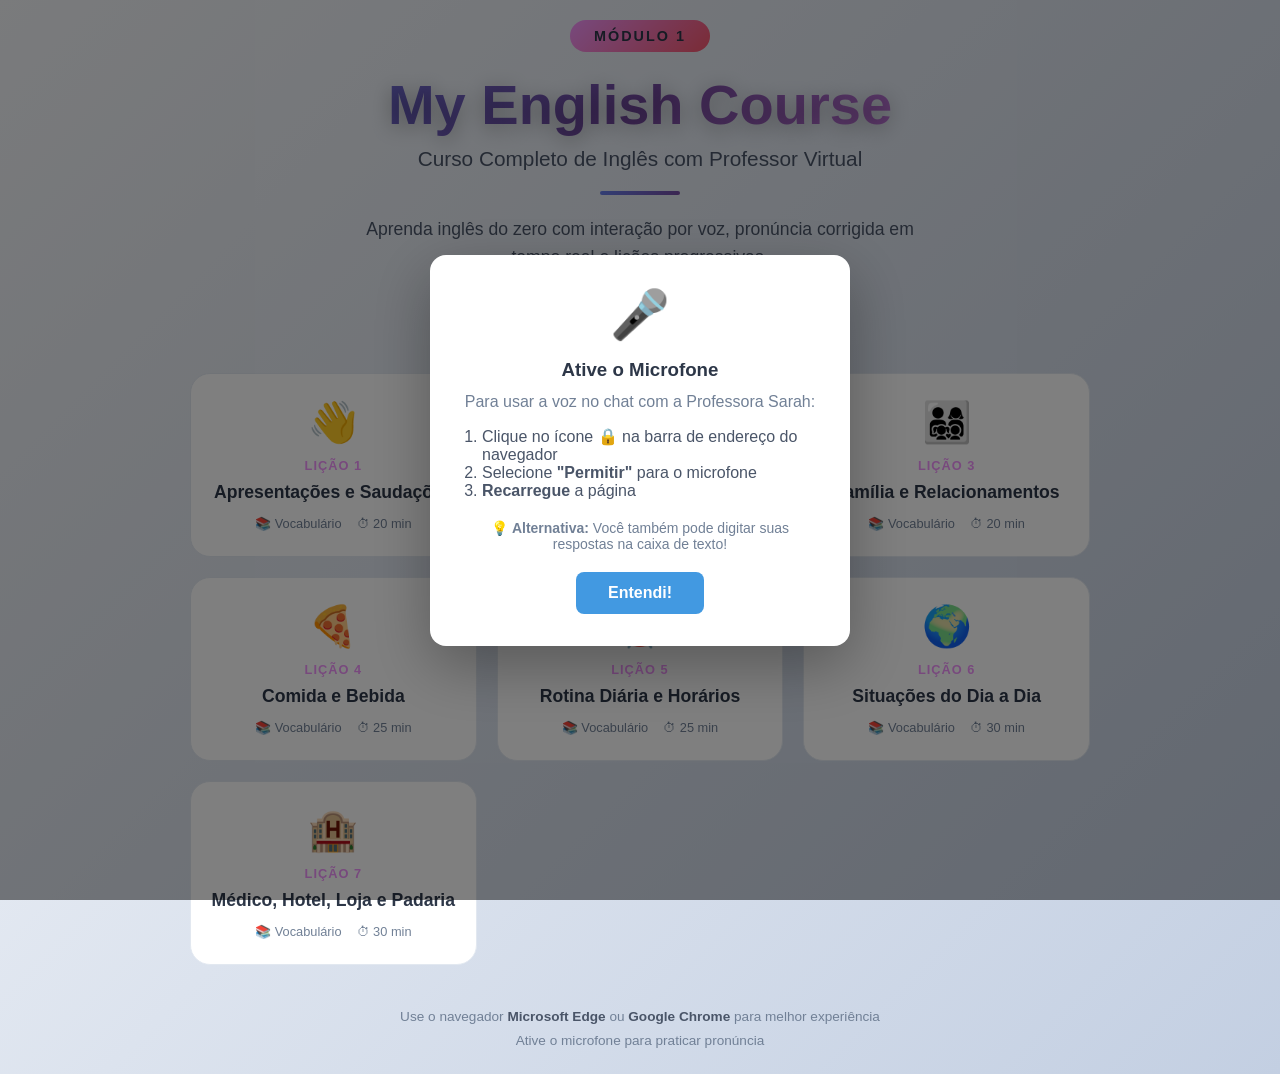
<file: index.html>
<!DOCTYPE html>
<html lang="pt-BR">
<head>
    <meta charset="UTF-8">
    <meta name="viewport" content="width=device-width, initial-scale=1.0">
    <meta http-equiv="Cache-Control" content="no-cache, no-store, must-revalidate">
    <meta http-equiv="Pragma" content="no-cache">
    <meta http-equiv="Expires" content="0">
    <title>My English Course</title>
    <style>* {
    margin: 0;
    padding: 0;
    box-sizing: border-box;
}

body {
    font-family: 'Segoe UI', Tahoma, Geneva, Verdana, sans-serif;
    background: linear-gradient(135deg, #e8f4f8 0%, #d1ecf1 50%, #bee5eb 100%);
    min-height: 100vh;
    color: #333;
}

/* ============================================
   TELA INICIAL - CAPA DO CURSO
   ============================================ */
.home-screen {
    min-height: 100vh;
    display: flex;
    align-items: center;
    justify-content: center;
    padding: 20px;
    background: linear-gradient(135deg, #f5f7fa 0%, #c3cfe2 100%);
}

.home-container {
    max-width: 900px;
    width: 100%;
    text-align: center;
}

.home-header {
    margin-bottom: 40px;
}

.course-badge {
    display: inline-block;
    background: linear-gradient(135deg, #f093fb 0%, #f5576c 100%);
    color: #2d3748;
    padding: 8px 24px;
    border-radius: 30px;
    font-size: 0.9rem;
    font-weight: bold;
    letter-spacing: 2px;
    margin-bottom: 20px;
    text-transform: uppercase;
}

.course-title {
    font-size: 3.5rem;
    font-weight: 800;
    color: #2d3748;
    margin-bottom: 10px;
    text-shadow: 0 4px 20px rgba(0,0,0,0.3);
    background: linear-gradient(135deg, #667eea 0%, #764ba2 50%, #f093fb 100%);
    -webkit-background-clip: text;
    -webkit-text-fill-color: transparent;
    background-clip: text;
}

.course-subtitle {
    font-size: 1.3rem;
    color: #4a5568;
    margin-bottom: 20px;
}

.course-divider {
    width: 80px;
    height: 4px;
    background: linear-gradient(135deg, #667eea, #764ba2);
    margin: 0 auto 20px;
    border-radius: 2px;
}

.course-description {
    font-size: 1.1rem;
    color: #4a5568;
    max-width: 600px;
    margin: 0 auto;
    line-height: 1.6;
}

.lessons-grid {
    display: grid;
    grid-template-columns: repeat(auto-fill, minmax(250px, 1fr));
    gap: 20px;
    margin-bottom: 40px;
}

.lesson-card {
    background: white;
    backdrop-filter: blur(10px);
    border: 1px solid #e2e8f0;
    border-radius: 20px;
    padding: 25px 20px;
    cursor: pointer;
    transition: all 0.4s cubic-bezier(0.175, 0.885, 0.32, 1.275);
    text-align: center;
}

.lesson-card:hover {
    transform: translateY(-8px) scale(1.02);
    background: rgba(255,255,255,0.15);
    border-color: rgba(102, 126, 234, 0.5);
    box-shadow: 0 20px 40px rgba(0,0,0,0.3), 0 0 30px rgba(102, 126, 234, 0.2);
}

.lesson-card:active {
    transform: translateY(-4px) scale(0.98);
}

.lesson-card-icon {
    font-size: 2.5rem;
    margin-bottom: 12px;
}

.lesson-card-number {
    font-size: 0.8rem;
    color: #f093fb;
    font-weight: bold;
    letter-spacing: 1px;
    text-transform: uppercase;
    margin-bottom: 8px;
}

.lesson-card-title {
    font-size: 1.1rem;
    font-weight: 700;
    color: #2d3748;
    margin-bottom: 12px;
    line-height: 1.3;
}

.lesson-card-meta {
    display: flex;
    justify-content: center;
    gap: 15px;
    font-size: 0.8rem;
    color: #718096;
}

.home-footer {
    color: #718096;
    font-size: 0.85rem;
    line-height: 1.8;
}

.home-footer strong {
    color: #4a5568;
}

/* Seletor de Modulo */
.module-selector {
    display: flex;
    justify-content: center;
    gap: 10px;
    margin-top: 20px;
}

.module-btn {
    padding: 10px 24px;
    border: 2px solid #667eea;
    background: white;
    color: #667eea;
    border-radius: 25px;
    font-size: 1rem;
    font-weight: bold;
    cursor: pointer;
    transition: all 0.3s;
}

.module-btn:hover {
    background: #667eea;
    color: white;
}

.module-btn.active {
    background: linear-gradient(135deg, #667eea 0%, #764ba2 100%);
    color: white;
    border-color: transparent;
}

/* ============================================
   TELA DA LIÇÃO
   ============================================ */
.lesson-screen {
    min-height: 100vh;
    background: linear-gradient(135deg, #4299e1 0%, #3182ce 100%);
}

.btn-back {
    background: rgba(255,255,255,0.2);
    color: #2d3748;
    border: none;
    padding: 10px 20px;
    border-radius: 10px;
    font-size: 1rem;
    font-weight: bold;
    cursor: pointer;
    transition: all 0.3s;
    display: inline-flex;
    align-items: center;
    gap: 8px;
    margin-bottom: 15px;
}

.btn-back:hover {
    background: rgba(255,255,255,0.3);
    transform: translateX(-3px);
}

.container {
    max-width: 900px;
    margin: 0 auto;
    padding: 20px;
}

.header {
    text-align: center;
    color: #2d3748;
    margin-bottom: 30px;
}

.header h1 {
    font-size: 2.5rem;
    margin-bottom: 10px;
    text-shadow: 2px 2px 4px rgba(0,0,0,0.2);
}

.subtitle {
    font-size: 1.1rem;
    opacity: 0.9;
}

.main-content {
    background: white;
    border-radius: 20px;
    padding: 30px;
    box-shadow: 0 10px 40px rgba(0,0,0,0.2);
}

.lesson-selector {
    text-align: center;
    margin-bottom: 30px;
}

.lesson-selector label {
    font-weight: bold;
    margin-right: 10px;
    font-size: 1.1rem;
}

.lesson-selector select {
    padding: 10px 20px;
    font-size: 1rem;
    border: 2px solid #667eea;
    border-radius: 10px;
    background: white;
    cursor: pointer;
    transition: all 0.3s;
}

.lesson-selector select:hover {
    border-color: #764ba2;
    box-shadow: 0 2px 10px rgba(102, 126, 234, 0.3);
}

.teacher-area {
    display: flex;
    align-items: flex-start;
    gap: 20px;
    margin-bottom: 30px;
}

.teacher-avatar {
    flex-shrink: 0;
    text-align: center;
}

.avatar-circle {
    width: 100px;
    height: 100px;
    background: linear-gradient(135deg, #4299e1 0%, #3182ce 100%);
    border-radius: 50%;
    display: flex;
    align-items: center;
    justify-content: center;
    box-shadow: 0 4px 15px rgba(102, 126, 234, 0.4);
    animation: pulse 2s infinite;
}

@keyframes pulse {
    0%, 100% { transform: scale(1); }
    50% { transform: scale(1.05); }
}

.avatar-emoji {
    font-size: 3rem;
}

.teacher-status {
    margin-top: 10px;
    font-size: 0.9rem;
    color: #666;
    font-style: italic;
}

.speech-bubble {
    background: #f0f4ff;
    border-radius: 20px;
    padding: 20px;
    position: relative;
    flex-grow: 1;
    border: 2px solid #e0e8ff;
}

.speech-bubble::before {
    content: '';
    position: absolute;
    left: -15px;
    top: 20px;
    border: 10px solid transparent;
    border-right-color: #e0e8ff;
}

.speech-bubble::after {
    content: '';
    position: absolute;
    left: -12px;
    top: 22px;
    border: 8px solid transparent;
    border-right-color: #f0f4ff;
}

#teacherText {
    font-size: 1.2rem;
    line-height: 1.6;
    color: #333;
}

.conversation-area {
    background: #f8f9fa;
    border-radius: 15px;
    padding: 20px;
    margin-bottom: 20px;
    max-height: 300px;
    overflow-y: auto;
}

.messages {
    display: flex;
    flex-direction: column;
    gap: 15px;
}

.message {
    padding: 12px 16px;
    border-radius: 12px;
    max-width: 80%;
}

.message.teacher {
    background: #e8f4ff;
    align-self: flex-start;
    border-bottom-left-radius: 4px;
}

.message.student {
    background: #d4edda;
    align-self: flex-end;
    border-bottom-right-radius: 4px;
}

.message .sender {
    font-weight: bold;
    display: block;
    margin-bottom: 5px;
    font-size: 0.85rem;
    color: #666;
}

.message .text {
    font-size: 1rem;
}

.pronunciation-feedback {
    background: #fff3cd;
    border-radius: 15px;
    padding: 20px;
    margin-bottom: 20px;
    display: none;
}

.pronunciation-feedback.active {
    display: block;
    animation: slideIn 0.3s ease;
}

@keyframes slideIn {
    from {
        opacity: 0;
        transform: translateY(-10px);
    }
    to {
        opacity: 1;
        transform: translateY(0);
    }
}

.pronunciation-feedback div {
    margin-bottom: 10px;
}

.pronunciation-feedback strong {
    color: #856404;
}

.expected-phrase, .your-speech {
    padding: 10px;
    background: white;
    border-radius: 8px;
    border-left: 4px solid #ffc107;
}

.your-speech {
    border-left-color: #28a745;
}

.accuracy {
    padding: 10px;
    background: white;
    border-radius: 8px;
    border-left: 4px solid #17a2b8;
}

.accuracy-bar {
    height: 10px;
    background: #e9ecef;
    border-radius: 5px;
    margin-top: 8px;
    overflow: hidden;
}

.accuracy-fill {
    height: 100%;
    background: linear-gradient(90deg, #dc3545, #ffc107, #28a745);
    width: 0%;
    transition: width 0.5s ease;
    border-radius: 5px;
}

.controls {
    display: flex;
    justify-content: center;
    gap: 15px;
    flex-wrap: wrap;
    margin-bottom: 30px;
}

.btn {
    padding: 12px 24px;
    font-size: 1rem;
    font-weight: bold;
    border: none;
    border-radius: 10px;
    cursor: pointer;
    display: flex;
    align-items: center;
    gap: 8px;
    transition: all 0.3s;
}

.btn:hover:not(:disabled) {
    transform: translateY(-2px);
    box-shadow: 0 4px 12px rgba(0,0,0,0.2);
}

.btn:disabled {
    opacity: 0.5;
    cursor: not-allowed;
}

.btn-icon {
    font-size: 1.2rem;
}

.btn-start {
    background: linear-gradient(135deg, #28a745, #20c997);
    color: #2d3748;
}

.btn-speak {
    background: linear-gradient(135deg, #dc3545, #e83e8c);
    color: #2d3748;
}

.btn-speak.recording {
    animation: recordingPulse 1s infinite;
}

@keyframes recordingPulse {
    0%, 100% { box-shadow: 0 0 0 0 rgba(220, 53, 69, 0.7); }
    50% { box-shadow: 0 0 0 15px rgba(220, 53, 69, 0); }
}

.btn-repeat {
    background: linear-gradient(135deg, #17a2b8, #6f42c1);
    color: #2d3748;
}

.btn-next {
    background: linear-gradient(135deg, #fd7e14, #ffc107);
    color: #2d3748;
}

.btn-stop {
    background: linear-gradient(135deg, #6c757d, #343a40);
    color: #2d3748;
}

.progress-area {
    text-align: center;
}

.progress-area h3 {
    margin-bottom: 15px;
    color: #495057;
}

.progress-bar {
    height: 20px;
    background: #e9ecef;
    border-radius: 10px;
    overflow: hidden;
    margin-bottom: 10px;
}

.progress-fill {
    height: 100%;
    background: linear-gradient(90deg, #667eea, #764ba2);
    width: 0%;
    transition: width 0.5s ease;
    border-radius: 10px;
}

#progressText {
    color: #666;
    font-size: 0.95rem;
}

.footer {
    text-align: center;
    color: #2d3748;
    margin-top: 30px;
    opacity: 0.9;
}

.footer .note {
    font-size: 0.85rem;
    margin-top: 5px;
    opacity: 0.8;
}

/* Estilos para Lição Info */
.lesson-info {
    display: flex;
    justify-content: space-between;
    align-items: center;
    margin-bottom: 20px;
    padding-bottom: 20px;
    border-bottom: 2px solid #e9ecef;
}

.lesson-selector {
    margin-bottom: 0;
}

.lesson-details {
    display: flex;
    gap: 15px;
}

.lesson-level, .lesson-duration {
    padding: 5px 15px;
    border-radius: 20px;
    font-size: 0.9rem;
    font-weight: bold;
}

.lesson-level {
    background: #e8f4ff;
    color: #0066cc;
}

.lesson-duration {
    background: #d4edda;
    color: #155724;
}

/* Estilos para Abas */
.tabs {
    display: flex;
    gap: 10px;
    margin-bottom: 20px;
    flex-wrap: wrap;
}

.tab-btn {
    padding: 12px 20px;
    font-size: 1rem;
    font-weight: bold;
    border: 2px solid #e9ecef;
    border-radius: 10px;
    background: white;
    cursor: pointer;
    transition: all 0.3s;
    flex: 1;
    min-width: 120px;
}

.tab-btn:hover {
    border-color: #667eea;
    background: #f8f9ff;
}

.tab-btn.active {
    background: linear-gradient(135deg, #667eea, #764ba2);
    color: #2d3748;
    border-color: transparent;
}

.tab-content {
    display: none;
    animation: fadeIn 0.3s ease;
}

.tab-content.active {
    display: block;
}

@keyframes fadeIn {
    from { opacity: 0; }
    to { opacity: 1; }
}

/* Estilos para Vocabulário */
.section-header {
    text-align: center;
    margin-bottom: 25px;
}

.section-header h2 {
    color: #333;
    margin-bottom: 5px;
}

.section-header p {
    color: #666;
    font-size: 0.95rem;
}

.vocabulary-list {
    display: grid;
    grid-template-columns: repeat(auto-fill, minmax(280px, 1fr));
    gap: 15px;
}

.vocab-card {
    background: #f8f9fa;
    border-radius: 12px;
    padding: 15px;
    border-left: 4px solid #667eea;
    cursor: pointer;
    transition: all 0.3s;
}

.vocab-card:hover {
    background: #f0f4ff;
    transform: translateX(5px);
    box-shadow: 0 4px 12px rgba(0,0,0,0.1);
}

.vocab-card .word {
    font-size: 1.2rem;
    font-weight: bold;
    color: #333;
    margin-bottom: 5px;
}

.vocab-card .pronunciation {
    font-size: 0.9rem;
    color: #666;
    font-style: italic;
    margin-bottom: 5px;
}

.vocab-card .translation {
    font-size: 1rem;
    color: #0066cc;
    margin-bottom: 8px;
}

.vocab-card .example {
    font-size: 0.9rem;
    color: #555;
    background: white;
    padding: 8px 12px;
    border-radius: 8px;
    border-left: 3px solid #28a745;
}

/* Estilos para Gramática */
.grammar-content {
    background: #f8f9fa;
    border-radius: 15px;
    padding: 25px;
}

.grammar-title {
    font-size: 1.4rem;
    color: #333;
    margin-bottom: 15px;
    text-align: center;
}

.grammar-explanation {
    background: white;
    padding: 15px;
    border-radius: 10px;
    margin-bottom: 20px;
    border-left: 4px solid #667eea;
    font-size: 1.05rem;
    line-height: 1.6;
}

.grammar-rules {
    margin-bottom: 25px;
}

.grammar-rules h3 {
    color: #495057;
    margin-bottom: 15px;
    font-size: 1.2rem;
}

.rule-card {
    background: white;
    border-radius: 10px;
    padding: 15px;
    margin-bottom: 15px;
    box-shadow: 0 2px 8px rgba(0,0,0,0.05);
}

.rule-card .rule {
    font-weight: bold;
    color: #667eea;
    font-size: 1.1rem;
    margin-bottom: 8px;
}

.rule-card .example {
    background: #f0f4ff;
    padding: 10px;
    border-radius: 8px;
    margin-bottom: 8px;
    font-style: italic;
}

.rule-card .note {
    font-size: 0.9rem;
    color: #666;
}

.grammar-extras {
    margin-top: 20px;
}

.grammar-extras h3 {
    color: #495057;
    margin-bottom: 15px;
    font-size: 1.2rem;
}

.extra-item {
    background: white;
    padding: 12px;
    border-radius: 8px;
    margin-bottom: 10px;
    display: flex;
    justify-content: space-between;
    align-items: center;
}

.extra-item .pattern {
    font-weight: bold;
    color: #333;
}

.extra-item .example {
    color: #666;
    font-style: italic;
}

/* Estilos para Conversações */
.conversations-list {
    display: flex;
    flex-direction: column;
    gap: 20px;
}

.conversation-card {
    background: #f8f9fa;
    border-radius: 15px;
    overflow: hidden;
}

.conversation-header {
    background: linear-gradient(135deg, #667eea, #764ba2);
    color: #2d3748;
    padding: 15px 20px;
}

.conversation-header h3 {
    margin-bottom: 5px;
}

.conversation-header p {
    opacity: 0.9;
    font-size: 0.95rem;
}

.conversation-body {
    padding: 20px;
}

.dialogue-line {
    display: flex;
    gap: 10px;
    margin-bottom: 15px;
    padding-bottom: 15px;
    border-bottom: 1px solid #e9ecef;
}

.dialogue-line:last-child {
    border-bottom: none;
    margin-bottom: 0;
    padding-bottom: 0;
}

.speaker-badge {
    width: 40px;
    height: 40px;
    border-radius: 50%;
    display: flex;
    align-items: center;
    justify-content: center;
    font-weight: bold;
    color: #2d3748;
    flex-shrink: 0;
}

.speaker-a {
    background: #667eea;
}

.speaker-b {
    background: #28a745;
}

.speaker-c {
    background: #fd7e14;
}

.dialogue-text {
    flex-grow: 1;
}

.dialogue-text .english {
    font-size: 1.05rem;
    color: #333;
    margin-bottom: 5px;
}

.dialogue-text .portuguese {
    font-size: 0.95rem;
    color: #666;
    font-style: italic;
}

.play-dialogue-btn {
    margin-top: 15px;
    width: 100%;
    padding: 12px;
    background: linear-gradient(135deg, #667eea, #764ba2);
    color: #2d3748;
    border: none;
    border-radius: 10px;
    font-size: 1rem;
    font-weight: bold;
    cursor: pointer;
    transition: all 0.3s;
}

.play-dialogue-btn:hover {
    transform: translateY(-2px);
    box-shadow: 0 4px 12px rgba(102, 126, 234, 0.4);
}

/* Estilos para Controles de Diálogo */
.dialogue-line {
    position: relative;
    transition: all 0.3s;
}

.dialogue-line.active {
    background: #e8f4ff;
    border-radius: 10px;
    padding: 10px;
    margin: -10px;
    box-shadow: 0 2px 8px rgba(102, 126, 234, 0.2);
}

.btn-play-line {
    width: 35px;
    height: 35px;
    border-radius: 50%;
    border: none;
    background: linear-gradient(135deg, #667eea, #764ba2);
    color: #2d3748;
    cursor: pointer;
    display: flex;
    align-items: center;
    justify-content: center;
    transition: all 0.3s;
    flex-shrink: 0;
}

.btn-play-line:hover {
    transform: scale(1.1);
    box-shadow: 0 2px 8px rgba(102, 126, 234, 0.4);
}

.dialogue-controls {
    display: flex;
    gap: 10px;
    margin-top: 20px;
    padding-top: 15px;
    border-top: 2px solid #e9ecef;
    flex-wrap: wrap;
}

.btn-dialogue-control {
    padding: 10px 15px;
    font-size: 0.9rem;
    font-weight: bold;
    border: none;
    border-radius: 8px;
    cursor: pointer;
    display: flex;
    align-items: center;
    gap: 5px;
    transition: all 0.3s;
}

.btn-dialogue-control:hover:not(:disabled) {
    transform: translateY(-2px);
    box-shadow: 0 4px 12px rgba(0,0,0,0.2);
}

.btn-dialogue-control:disabled {
    opacity: 0.5;
    cursor: not-allowed;
}

.btn-play-all {
    background: linear-gradient(135deg, #28a745, #20c997);
    color: #2d3748;
}

.btn-pause-dialogue {
    background: linear-gradient(135deg, #ffc107, #fd7e14);
    color: #2d3748;
}

.btn-stop-dialogue {
    background: linear-gradient(135deg, #dc3545, #e83e8c);
    color: #2d3748;
}

.btn-skip-dialogue {
    background: linear-gradient(135deg, #17a2b8, #6f42c1);
    color: #2d3748;
}

/* Estilos para Prática (já existentes) */
#tab-practice .teacher-area {
    display: flex;
    align-items: flex-start;
    gap: 20px;
    margin-bottom: 30px;
}

/* Estilos para Feedback de Pronúncia com Palavras */
.word-highlight {
    display: inline-block;
    padding: 2px 6px;
    margin: 2px;
    border-radius: 4px;
    font-weight: bold;
}

.word-highlight.correct {
    background: #d4edda;
    color: #155724;
}

.word-highlight.incorrect {
    background: #f8d7da;
    color: #721c24;
}

/* Estilos para Dicas */
.tips-section {
    margin-top: 15px;
    padding: 15px;
    background: #fff3cd;
    border-radius: 10px;
    border-left: 4px solid #ffc107;
}

.tips-section h4 {
    color: #856404;
    margin-bottom: 10px;
}

.tips-list {
    list-style: none;
}

.tips-list li {
    padding: 5px 0;
    color: #856404;
    font-size: 0.95rem;
}

.tips-list li:before {
    content: "•";
    color: #ffc107;
    font-weight: bold;
    margin-right: 8px;
}

/* Estilos para Chat com Professor */
.chat-header {
    display: flex;
    justify-content: space-between;
    align-items: center;
    margin-bottom: 20px;
    padding-bottom: 20px;
    border-bottom: 2px solid #e9ecef;
}

.teacher-avatar-small {
    display: flex;
    align-items: center;
    gap: 15px;
}

.avatar-circle-small {
    width: 60px;
    height: 60px;
    background: linear-gradient(135deg, #4299e1 0%, #3182ce 100%);
    border-radius: 50%;
    display: flex;
    align-items: center;
    justify-content: center;
    box-shadow: 0 4px 12px rgba(102, 126, 234, 0.3);
}

.avatar-emoji-small {
    font-size: 2rem;
}

.teacher-info h3 {
    margin: 0;
    color: #333;
    font-size: 1.2rem;
}

.teacher-status-small {
    margin: 0;
    color: #28a745;
    font-size: 0.9rem;
    font-weight: bold;
}

.scenario-selector {
    display: flex;
    align-items: center;
    gap: 10px;
}

.scenario-selector label {
    font-weight: bold;
    color: #495057;
}

.scenario-selector select {
    padding: 8px 15px;
    font-size: 1rem;
    border: 2px solid #667eea;
    border-radius: 8px;
    background: white;
    cursor: pointer;
    transition: all 0.3s;
}

.scenario-selector select:hover {
    border-color: #764ba2;
}

.chat-area {
    background: #f8f9fa;
    border-radius: 15px;
    padding: 20px;
    margin-bottom: 20px;
    min-height: 400px;
    max-height: 500px;
    overflow-y: auto;
}

.chat-messages {
    display: flex;
    flex-direction: column;
    gap: 20px;
}

.chat-message {
    display: flex;
    gap: 12px;
    max-width: 85%;
    animation: messageSlide 0.3s ease;
}

@keyframes messageSlide {
    from {
        opacity: 0;
        transform: translateY(10px);
    }
    to {
        opacity: 1;
        transform: translateY(0);
    }
}

.chat-message.teacher {
    align-self: flex-start;
}

.chat-message.student {
    align-self: flex-end;
    flex-direction: row-reverse;
}

.chat-avatar {
    width: 45px;
    height: 45px;
    border-radius: 50%;
    display: flex;
    align-items: center;
    justify-content: center;
    font-size: 1.5rem;
    flex-shrink: 0;
}

.chat-message.teacher .chat-avatar {
    background: linear-gradient(135deg, #667eea, #764ba2);
}

.chat-message.student .chat-avatar {
    background: linear-gradient(135deg, #28a745, #20c997);
}

.chat-bubble {
    background: white;
    border-radius: 15px;
    padding: 15px 18px;
    box-shadow: 0 2px 8px rgba(0,0,0,0.08);
}

.chat-message.teacher .chat-bubble {
    border-bottom-left-radius: 5px;
}

.chat-message.student .chat-bubble {
    border-bottom-right-radius: 5px;
    background: #e8f4ff;
}

.chat-bubble p {
    margin: 0;
    line-height: 1.5;
}

.chat-translation {
    font-size: 0.9rem;
    color: #666;
    font-style: italic;
    margin-top: 8px !important;
    padding-top: 8px;
    border-top: 1px solid #e9ecef;
}

.chat-feedback {
    margin-top: 10px;
    padding: 8px 12px;
    border-radius: 8px;
    font-size: 0.9rem;
    font-weight: bold;
}

.chat-feedback.correct {
    background: #d4edda;
    color: #155724;
}

.chat-feedback.incorrect {
    background: #fff3cd;
    color: #856404;
}

.chat-controls {
    margin-bottom: 20px;
}

.chat-input-area {
    display: flex;
    gap: 10px;
    margin-bottom: 10px;
}

.chat-input {
    flex-grow: 1;
    padding: 12px 18px;
    font-size: 1rem;
    border: 2px solid #e9ecef;
    border-radius: 10px;
    transition: all 0.3s;
}

.chat-input:focus {
    outline: none;
    border-color: #667eea;
    box-shadow: 0 0 0 3px rgba(102, 126, 234, 0.1);
}

.btn-chat-speak {
    background: linear-gradient(135deg, #dc3545, #e83e8c);
    color: #2d3748;
    padding: 12px 20px;
    border: none;
    border-radius: 10px;
    font-size: 1rem;
    font-weight: bold;
    cursor: pointer;
    transition: all 0.3s;
}

.btn-chat-speak:hover {
    transform: translateY(-2px);
    box-shadow: 0 4px 12px rgba(220, 53, 69, 0.3);
}

.btn-chat-speak.recording {
    animation: recordingPulse 1s infinite;
    background: linear-gradient(135deg, #ff0000, #ff6b6b);
}

.btn-chat-send {
    background: linear-gradient(135deg, #667eea, #764ba2);
    color: #2d3748;
    padding: 12px 20px;
    border: none;
    border-radius: 10px;
    font-size: 1rem;
    font-weight: bold;
    cursor: pointer;
    transition: all 0.3s;
}

.btn-chat-send:hover {
    transform: translateY(-2px);
    box-shadow: 0 4px 12px rgba(102, 126, 234, 0.3);
}

.chat-hint {
    background: #fff3cd;
    padding: 10px 15px;
    border-radius: 8px;
    border-left: 4px solid #ffc107;
}

.chat-hint p {
    margin: 0;
    color: #856404;
    font-size: 0.9rem;
}

.chat-scoring {
    display: flex;
    justify-content: center;
    align-items: center;
    gap: 30px;
    padding: 20px;
    background: #f8f9fa;
    border-radius: 15px;
}

.score-item {
    text-align: center;
}

.score-label {
    display: block;
    font-size: 0.9rem;
    color: #666;
    margin-bottom: 5px;
}

.score-value {
    display: block;
    font-size: 1.5rem;
    font-weight: bold;
    color: #333;
}

.btn-chat-reset {
    background: linear-gradient(135deg, #6c757d, #343a40);
    color: #2d3748;
    padding: 10px 20px;
    border: none;
    border-radius: 8px;
    font-size: 1rem;
    font-weight: bold;
    cursor: pointer;
    transition: all 0.3s;
}

.btn-chat-reset:hover {
    transform: translateY(-2px);
    box-shadow: 0 4px 12px rgba(0,0,0,0.2);
}

/* Estilos para Números */
.numbers-section {
    margin-top: 25px;
    padding-top: 20px;
    border-top: 2px solid #e9ecef;
}

.numbers-title {
    text-align: center;
    color: #333;
    font-size: 1.3rem;
    margin-bottom: 5px;
}

.numbers-subtitle {
    text-align: center;
    color: #666;
    font-size: 0.9rem;
    margin-bottom: 15px;
}

.numbers-grid {
    display: grid;
    grid-template-columns: repeat(auto-fill, minmax(100px, 1fr));
    gap: 10px;
}

.number-card {
    background: white;
    border-radius: 10px;
    padding: 12px 8px;
    text-align: center;
    cursor: pointer;
    transition: all 0.3s;
    border: 2px solid #e0e8ff;
    box-shadow: 0 2px 6px rgba(0,0,0,0.05);
}

.number-card:hover {
    background: #f0f4ff;
    border-color: #667eea;
    transform: scale(1.05);
    box-shadow: 0 4px 12px rgba(102, 126, 234, 0.2);
}

.number-card .number-value {
    font-size: 1.4rem;
    font-weight: bold;
    color: #667eea;
    margin-bottom: 4px;
}

.number-card .number-word {
    font-size: 0.9rem;
    color: #333;
    margin-bottom: 2px;
}

.number-card .number-pronunciation {
    font-size: 0.75rem;
    color: #999;
    font-style: italic;
}

/* Estilos para Frases de Exemplo (Grammar Sentences) */
.grammar-sentences {
    margin-top: 25px;
}

.grammar-sentences h3 {
    color: #495057;
    margin-bottom: 15px;
    font-size: 1.2rem;
}

.sentence-card {
    background: white;
    border-radius: 10px;
    padding: 15px;
    margin-bottom: 12px;
    box-shadow: 0 2px 8px rgba(0,0,0,0.05);
    border-left: 4px solid #28a745;
}

.sentence-card .sentence-english {
    font-size: 1.1rem;
    font-weight: bold;
    color: #333;
    margin-bottom: 5px;
}

.sentence-card .sentence-portuguese {
    font-size: 0.95rem;
    color: #666;
    font-style: italic;
    margin-bottom: 8px;
}

.sentence-card .sentence-structure {
    font-size: 0.85rem;
    color: #667eea;
    background: #f0f4ff;
    padding: 6px 10px;
    border-radius: 6px;
    display: inline-block;
}

/* Estilos para Elementos Clicáveis */
.clickable {
    cursor: pointer;
    transition: all 0.3s;
}

.clickable:hover {
    transform: translateY(-2px);
    box-shadow: 0 4px 12px rgba(102, 126, 234, 0.2);
}

.rule-card.clickable {
    border-left: 4px solid #667eea;
}

.sentence-card.clickable {
    border-left: 4px solid #28a745;
}

.click-hint {
    font-size: 0.8rem;
    color: #999;
    margin-top: 8px;
    text-align: right;
    font-style: italic;
    opacity: 0;
    transition: opacity 0.3s;
}

.clickable:hover .click-hint {
    opacity: 1;
}

/* Media Queries */
@media (max-width: 768px) {
    .lesson-info {
        flex-direction: column;
        gap: 15px;
    }
    
    .tabs {
        flex-direction: column;
    }
    
    .tab-btn {
        min-width: 100%;
    }
    
    .vocabulary-list {
        grid-template-columns: 1fr;
    }
    
    .dialogue-line {
        flex-direction: column;
        align-items: flex-start;
    }
    
    .speaker-badge {
        margin-bottom: 10px;
    }
    
    .chat-header {
        flex-direction: column;
        gap: 15px;
    }
    
    .chat-input-area {
        flex-direction: column;
    }
    
    .chat-scoring {
        flex-wrap: wrap;
        gap: 15px;
    }
    
    .chat-message {
        max-width: 95%;
    }
}

@media (max-width: 600px) {
    .header h1 {
        font-size: 1.8rem;
    }
    
    .teacher-area {
        flex-direction: column;
        align-items: center;
    }
    
    .speech-bubble::before,
    .speech-bubble::after {
        display: none;
    }
    
    .controls {
        flex-direction: column;
    }
    
    .btn {
        width: 100%;
        justify-content: center;
    }
}    </style>
</head>
<body>

    <!-- TELA INICIAL - CAPA -->
    <div id="homeScreen" class="home-screen">
        <div class="home-container">
            <div class="home-header">
                <div class="course-badge" id="moduleBadge">MÓDULO 1</div>
                <h1 class="course-title">My English Course</h1>
                <p class="course-subtitle">Curso Completo de Inglês com Professor Virtual</p>
                <div class="course-divider"></div>
                <p class="course-description">Aprenda inglês do zero com interação por voz, pronúncia corrigida em tempo real e lições progressivas.</p>
                
                <!-- Seletor de Módulo -->
                <div class="module-selector">
                    <button class="module-btn active" data-module="1" onclick="switchModule(1)">Módulo 1</button>
                    <button class="module-btn" data-module="2" onclick="switchModule(2)">Módulo 2</button>
                </div>
            </div>

            <div class="lessons-grid" id="lessonsGrid">
                <!-- Modulo 1 -->
                <div class="lesson-card module-1" onclick="enterLesson(1)">
                    <div class="lesson-card-icon">👋</div>
                    <div class="lesson-card-number">Lição 1</div>
                    <div class="lesson-card-title">Apresentações e Saudações</div>
                    <div class="lesson-card-meta">
                        <span>📚 Vocabulário</span>
                        <span>⏱ 20 min</span>
                    </div>
                </div>

                <div class="lesson-card module-1" onclick="enterLesson(2)">
                    <div class="lesson-card-icon">🔢</div>
                    <div class="lesson-card-number">Lição 2</div>
                    <div class="lesson-card-title">Números, Idades e Preços</div>
                    <div class="lesson-card-meta">
                        <span>📚 Vocabulário</span>
                        <span>⏱ 25 min</span>
                    </div>
                </div>

                <div class="lesson-card module-1" onclick="enterLesson(3)">
                    <div class="lesson-card-icon">👨‍👩‍👧‍👦</div>
                    <div class="lesson-card-number">Lição 3</div>
                    <div class="lesson-card-title">Família e Relacionamentos</div>
                    <div class="lesson-card-meta">
                        <span>📚 Vocabulário</span>
                        <span>⏱ 20 min</span>
                    </div>
                </div>

                <div class="lesson-card module-1" onclick="enterLesson(4)">
                    <div class="lesson-card-icon">🍕</div>
                    <div class="lesson-card-number">Lição 4</div>
                    <div class="lesson-card-title">Comida e Bebida</div>
                    <div class="lesson-card-meta">
                        <span>📚 Vocabulário</span>
                        <span>⏱ 25 min</span>
                    </div>
                </div>

                <div class="lesson-card module-1" onclick="enterLesson(5)">
                    <div class="lesson-card-icon">⏰</div>
                    <div class="lesson-card-number">Lição 5</div>
                    <div class="lesson-card-title">Rotina Diária e Horários</div>
                    <div class="lesson-card-meta">
                        <span>📚 Vocabulário</span>
                        <span>⏱ 25 min</span>
                    </div>
                </div>

                <div class="lesson-card module-1" onclick="enterLesson(6)">
                    <div class="lesson-card-icon">🌍</div>
                    <div class="lesson-card-number">Lição 6</div>
                    <div class="lesson-card-title">Situações do Dia a Dia</div>
                    <div class="lesson-card-meta">
                        <span>📚 Vocabulário</span>
                        <span>⏱ 30 min</span>
                    </div>
                </div>

                <div class="lesson-card module-1" onclick="enterLesson(7)">
                    <div class="lesson-card-icon">🏨</div>
                    <div class="lesson-card-number">Lição 7</div>
                    <div class="lesson-card-title">Médico, Hotel, Loja e Padaria</div>
                    <div class="lesson-card-meta">
                        <span>📚 Vocabulário</span>
                        <span>⏱ 30 min</span>
                    </div>
                </div>

                <!-- Modulo 2 -->
                <div class="lesson-card module-2" style="display: none;" onclick="enterLesson(8)">
                    <div class="lesson-card-icon">📝</div>
                    <div class="lesson-card-number">Lição 8</div>
                    <div class="lesson-card-title">Present Simple - Parte 1</div>
                    <div class="lesson-card-meta">
                        <span>📚 Vocabulário</span>
                        <span>⏱ 25 min</span>
                    </div>
                </div>

                <div class="lesson-card module-2" style="display: none;" onclick="enterLesson(9)">
                    <div class="lesson-card-icon">📝</div>
                    <div class="lesson-card-number">Lição 9</div>
                    <div class="lesson-card-title">Present Simple - Parte 2</div>
                    <div class="lesson-card-meta">
                        <span>📚 Vocabulário</span>
                        <span>⏱ 25 min</span>
                    </div>
                </div>

                <div class="lesson-card module-2" style="display: none;" onclick="enterLesson(10)">
                    <div class="lesson-card-icon">🏃</div>
                    <div class="lesson-card-number">Lição 10</div>
                    <div class="lesson-card-title">Verbos do Dia a Dia</div>
                    <div class="lesson-card-meta">
                        <span>📚 Vocabulário</span>
                        <span>⏱ 30 min</span>
                    </div>
                </div>

                <div class="lesson-card module-2" style="display: none;" onclick="enterLesson(11)">
                    <div class="lesson-card-icon">⏳</div>
                    <div class="lesson-card-number">Lição 11</div>
                    <div class="lesson-card-title">Present Continuous</div>
                    <div class="lesson-card-meta">
                        <span>📚 Vocabulário</span>
                        <span>⏱ 25 min</span>
                    </div>
                </div>

                <div class="lesson-card module-2" style="display: none;" onclick="enterLesson(12)">
                    <div class="lesson-card-icon">❓</div>
                    <div class="lesson-card-number">Lição 12</div>
                    <div class="lesson-card-title">Perguntas e Respostas</div>
                    <div class="lesson-card-meta">
                        <span>📚 Vocabulário</span>
                        <span>⏱ 25 min</span>
                    </div>
                </div>

                <div class="lesson-card module-2" style="display: none;" onclick="enterLesson(13)">
                    <div class="lesson-card-icon">📍</div>
                    <div class="lesson-card-number">Lição 13</div>
                    <div class="lesson-card-title">Lugares e Locuções</div>
                    <div class="lesson-card-meta">
                        <span>📚 Vocabulário</span>
                        <span>⏱ 30 min</span>
                    </div>
                </div>

                <div class="lesson-card module-2" style="display: none;" onclick="enterLesson(14)">
                    <div class="lesson-card-icon">💬</div>
                    <div class="lesson-card-number">Lição 14</div>
                    <div class="lesson-card-title">Conversação Combinada</div>
                    <div class="lesson-card-meta">
                        <span>📚 Vocabulário</span>
                        <span>⏱ 30 min</span>
                    </div>
                </div>
            </div>

            <div class="home-footer">
                <p>Use o navegador <strong>Microsoft Edge</strong> ou <strong>Google Chrome</strong> para melhor experiência</p>
                <p>Ative o microfone para praticar pronúncia</p>
            </div>
        </div>
    </div>

    <!-- TELA DA LIÇÃO -->
    <div id="lessonScreen" class="lesson-screen" style="display: none;">
        <div class="container">
            <header class="header">
                <button class="btn-back" onclick="goHome()">
                    <span>←</span> Voltar
                </button>
                <h1 id="lessonTitle">My English Course</h1>
                <p class="subtitle" id="lessonSubtitle">Módulo 1</p>
            </header>

            <main class="main-content">
                <div class="lesson-info">
                    <div class="lesson-selector">
                        <label for="lessonSelect">Lição:</label>
                        <select id="lessonSelect">
                            <option value="1">Lição 1: Apresentações e Saudações</option>
                            <option value="2">Lição 2: Números, Idades e Preços</option>
                            <option value="3">Lição 3: Família e Relacionamentos</option>
                            <option value="4">Lição 4: Comida e Bebida</option>
                            <option value="5">Lição 5: Rotina Diária e Horários</option>
                            <option value="6">Lição 6: Situações do Dia a Dia</option>
                            <option value="7">Lição 7: Médico, Hotel, Loja e Padaria</option>
                            <option value="8">Lição 8: Present Simple - Parte 1</option>
                            <option value="9">Lição 9: Present Simple - Parte 2</option>
                            <option value="10">Lição 10: Verbos do Dia a Dia</option>
                            <option value="11">Lição 11: Present Continuous</option>
                            <option value="12">Lição 12: Perguntas e Respostas</option>
                            <option value="13">Lição 13: Lugares e Locuções</option>
                            <option value="14">Lição 14: Conversação Combinada</option>
                        </select>
                    </div>
                    <div class="lesson-details">
                        <span class="lesson-level" id="lessonLevel">Básico</span>
                        <span class="lesson-duration" id="lessonDuration">15 min</span>
                    </div>
                </div>

                <div class="tabs">
                    <button class="tab-btn active" data-tab="vocabulary">📚 Vocabulário</button>
                    <button class="tab-btn" data-tab="grammar">📖 Gramática</button>
                    <button class="tab-btn" data-tab="conversations">💬 Diálogos</button>
                    <button class="tab-btn" data-tab="chat">🗣️ Professor</button>
                    <button class="tab-btn" data-tab="practice">🎤 Prática</button>
                </div>

                <div class="tab-content active" id="tab-vocabulary">
                    <div class="section-header">
                        <h2>Vocabulário da Lição</h2>
                        <p>Clique em uma palavra para ouvir a pronúncia</p>
                    </div>
                    <div class="vocabulary-list" id="vocabularyList"></div>
                </div>

                <div class="tab-content" id="tab-grammar">
                    <div class="section-header">
                        <h2>Gramática</h2>
                        <p>Clique nas regras e frases para ouvir a pronúncia</p>
                    </div>
                    <div class="grammar-content" id="grammarContent"></div>
                </div>

                <div class="tab-content" id="tab-conversations">
                    <div class="section-header">
                        <h2>Diálogos Prontos</h2>
                        <p>Pratique conversas do dia a dia com situações reais</p>
                    </div>
                    <div class="conversations-list" id="conversationsList"></div>
                </div>

                <div class="tab-content" id="tab-chat">
                    <div class="chat-header">
                        <div class="teacher-avatar-small">
                            <div class="avatar-circle-small">
                                <span class="avatar-emoji-small">👩‍🏫</span>
                            </div>
                            <div class="teacher-info">
                                <h3>Professora Sarah</h3>
                                <p class="teacher-status-small" id="chatTeacherStatus">Online agora</p>
                            </div>
                        </div>
                        <div class="scenario-selector">
                            <label for="scenarioSelect">Cenário:</label>
                            <select id="scenarioSelect">
                                <option value="1">🗣️ Conversação Livre</option>
                                <option value="2">🍽️ No Restaurante</option>
                                <option value="3">👗 Na Loja de Roupas</option>
                                <option value="4">🏥 No Consultório Médico</option>
                                <option value="5">📞 Fazendo um Telefonema</option>
                                <option value="6">🥐 Na Padaria</option>
                                <option value="7">👤 Apresentação Pessoal</option>
                                <option value="8">💼 No Trabalho</option>
                                <option value="9">📚 Na Escola</option>
                                <option value="10">🎉 Fim de Semana</option>
                                <option value="11">✈️ Viagem</option>
                                <option value="12">🏥 Saúde</option>
                            </select>
                        </div>
                    </div>

                    <div class="chat-area" id="chatArea">
                        <div class="chat-messages" id="chatMessages">
                        </div>
                    </div>

                    <div class="chat-controls">
                        <div class="chat-input-area">
                            <button class="btn btn-chat-speak" id="btnChatSpeak">
                                <span class="btn-icon">🎤</span> Falar
                            </button>
                            <input type="text" id="chatInput" placeholder="Digite sua resposta aqui (ex: My name is Maria ou Maria)..." class="chat-input">
                            <button class="btn btn-chat-send" id="btnChatSend">
                                <span class="btn-icon">📤</span> Enviar
                            </button>
                            <button class="btn" onclick="showMicModal()" title="Ajuda com o microfone" style="background:#edf2f7; border:1px solid #cbd5e0; padding:8px 12px; border-radius:8px; cursor:pointer;">❓</button>
                        </div>
                        <div class="chat-hint" id="chatHint">
                            <p>💡 <strong>Dica:</strong> Clique no microfone e fale em inglês, ou digite sua resposta</p>
                        </div>
                    </div>

                    <div class="chat-scoring">
                        <div class="score-item">
                            <span class="score-label">Acertos:</span>
                            <span class="score-value" id="chatCorrect">0</span>
                        </div>
                        <div class="score-item">
                            <span class="score-label">Total:</span>
                            <span class="score-value" id="chatTotal">0</span>
                        </div>
                        <div class="score-item">
                            <span class="score-label">Precisão:</span>
                            <span class="score-value" id="chatAccuracy">0%</span>
                        </div>
                        <button class="btn btn-chat-reset" id="btnChatReset">
                            <span class="btn-icon">🔄</span> Recomeçar
                        </button>
                    </div>
                </div>

                <div class="tab-content" id="tab-practice">
                    <div class="teacher-area">
                        <div class="teacher-avatar" id="teacherAvatar">
                            <div class="avatar-circle">
                                <span class="avatar-emoji">👩‍🏫</span>
                            </div>
                            <div class="teacher-status" id="teacherStatus">Professor pronto</div>
                        </div>

                        <div class="speech-bubble" id="speechBubble">
                            <p id="teacherText">Olá! Vamos praticar? Clique em "Iniciar Aula" para começar!</p>
                        </div>
                    </div>

                    <div class="conversation-area">
                        <div class="messages" id="messages">
                            <div class="message teacher">
                                <span class="sender">Professor:</span>
                                <span class="text">Olá! Bem-vindo à prática de pronúncia.</span>
                            </div>
                        </div>
                    </div>

                    <div class="pronunciation-feedback" id="pronunciationFeedback">
                        <div class="expected-phrase">
                            <strong>Frase esperada:</strong>
                            <span id="expectedText">-</span>
                        </div>
                        <div class="your-speech">
                            <strong>Sua fala:</strong>
                            <span id="yourSpeechText">-</span>
                        </div>
                        <div class="accuracy">
                            <strong>Precisão:</strong>
                            <span id="accuracyPercent">0%</span>
                            <div class="accuracy-bar">
                                <div class="accuracy-fill" id="accuracyFill"></div>
                            </div>
                        </div>
                    </div>

                    <div class="controls">
                        <button class="btn btn-start" id="btnStart">
                            <span class="btn-icon">▶</span> Iniciar Aula
                        </button>
                        <button class="btn btn-speak" id="btnSpeak" disabled>
                            <span class="btn-icon">🎤</span> Falar
                        </button>
                        <button class="btn btn-repeat" id="btnRepeat" disabled>
                            <span class="btn-icon">🔊</span> Repetir
                        </button>
                        <button class="btn btn-next" id="btnNext" disabled>
                            <span class="btn-icon">➡</span> Próxima
                        </button>
                        <button class="btn btn-stop" id="btnStop" disabled>
                            <span class="btn-icon">⏹</span> Parar
                        </button>
                    </div>

                    <div class="progress-area">
                        <h3>Progresso da Prática</h3>
                        <div class="progress-bar">
                            <div class="progress-fill" id="progressFill"></div>
                        </div>
                        <p id="progressText">0 de 5 frases completadas</p>
                    </div>
                </div>
            </main>

            <footer class="footer">
                <p>My English Course - Módulo 1</p>
                <p class="note">Use o navegador Microsoft Edge para melhor experiência</p>
            </footer>
        </div>
    </div>

    <script>
        let currentModule = 1;
        
        function switchModule(module) {
            currentModule = module;
            
            // Atualizar botões do seletor
            document.querySelectorAll('.module-btn').forEach(btn => {
                btn.classList.remove('active');
                if (btn.dataset.module == module) {
                    btn.classList.add('active');
                }
            });
            
            // Atualizar badge
            document.getElementById('moduleBadge').textContent = 'MÓDULO ' + module;
            
            // Mostrar/esconder cards
            document.querySelectorAll('.module-1').forEach(card => {
                card.style.display = module == 1 ? 'block' : 'none';
            });
            document.querySelectorAll('.module-2').forEach(card => {
                card.style.display = module == 2 ? 'block' : 'none';
            });
            
            // Atualizar dropdown de lições
            const select = document.getElementById('lessonSelect');
            select.innerHTML = '';
            
            if (module == 1) {
                select.innerHTML = `
                    <option value="1">Lição 1: Apresentações e Saudações</option>
                    <option value="2">Lição 2: Números, Idades e Preços</option>
                    <option value="3">Lição 3: Família e Relacionamentos</option>
                    <option value="4">Lição 4: Comida e Bebida</option>
                    <option value="5">Lição 5: Rotina Diária e Horários</option>
                    <option value="6">Lição 6: Situações do Dia a Dia</option>
                    <option value="7">Lição 7: Médico, Hotel, Loja e Padaria</option>
                `;
            } else {
                select.innerHTML = `
                    <option value="8">Lição 8: Present Simple - Parte 1</option>
                    <option value="9">Lição 9: Present Simple - Parte 2</option>
                    <option value="10">Lição 10: Verbos do Dia a Dia</option>
                    <option value="11">Lição 11: Present Continuous</option>
                    <option value="12">Lição 12: Perguntas e Respostas</option>
                    <option value="13">Lição 13: Lugares e Locuções</option>
                    <option value="14">Lição 14: Conversação Combinada</option>
                `;
            }
        }
        
        function enterLesson(num) {
            document.getElementById('homeScreen').style.display = 'none';
            document.getElementById('lessonScreen').style.display = 'block';
            
            // Set the lesson select value
            document.getElementById('lessonSelect').value = num;
            
            // Trigger the lesson load
            const event = new Event('change');
            document.getElementById('lessonSelect').dispatchEvent(event);
            
            // Scroll to top
            window.scrollTo(0, 0);
        }
        
        function goHome() {
            document.getElementById('lessonScreen').style.display = 'none';
            document.getElementById('homeScreen').style.display = 'block';
            window.scrollTo(0, 0);
        }
    </script>
    
    <!-- Microphone Permission Modal -->
    <div id="micModal" style="display:none; position:fixed; top:0; left:0; width:100%; height:100%; background:rgba(0,0,0,0.5); z-index:9999; justify-content:center; align-items:center;">
        <div style="background:white; border-radius:16px; padding:32px; max-width:420px; width:90%; text-align:center; box-shadow:0 20px 60px rgba(0,0,0,0.3);">
            <div style="font-size:48px; margin-bottom:16px;">🎤</div>
            <h3 style="margin:0 0 12px 0; color:#2d3748;">Ative o Microfone</h3>
            <p style="color:#718096; margin:0 0 16px 0;">Para usar a voz no chat com a Professora Sarah:</p>
            <ol style="text-align:left; color:#4a5568; margin:0 0 20px 0; padding-left:20px;">
                <li>Clique no ícone <strong>🔒</strong> na barra de endereço do navegador</li>
                <li>Selecione <strong>"Permitir"</strong> para o microfone</li>
                <li><strong>Recarregue</strong> a página</li>
            </ol>
            <p style="color:#718096; font-size:14px; margin:0 0 20px 0;">💡 <strong>Alternativa:</strong> Você também pode digitar suas respostas na caixa de texto!</p>
            <button onclick="document.getElementById('micModal').style.display='none'" style="background:#4299e1; color:white; border:none; padding:12px 32px; border-radius:8px; font-size:16px; cursor:pointer; font-weight:bold;">Entendi!</button>
        </div>
    </div>
    
    <script>
const lessons = {
    1: {
        title: "Apresentações e Saudações",
        description: "Aprenda a se apresentar e cumprimentar pessoas",
        level: "Básico",
        duration: "20 min",
        
        vocabulary: [
            { word: "Hello", translation: "Olá", pronunciation: "he-LOU", example: "Hello, my name is John." },
            { word: "Hi", pronunciation: "hai", translation: "Oi", example: "Hi! How are you?" },
            { word: "Good morning", translation: "Bom dia", pronunciation: "GUUD MOR-ning", example: "Good morning, teacher!" },
            { word: "Good afternoon", translation: "Boa tarde", pronunciation: "GUUD af-ter-NOON", example: "Good afternoon, everyone." },
            { word: "Good evening", translation: "Boa noite", pronunciation: "GUUD EE-ving", example: "Good evening, sir." },
            { word: "Goodbye", translation: "Adeus/Tchau", pronunciation: "GUUD-bai", example: "Goodbye! See you tomorrow." },
            { word: "Please", translation: "Por favor", pronunciation: "PLIISE", example: "Water, please." },
            { word: "Thank you", translation: "Obrigado/a", pronunciation: "SANK you", example: "Thank you very much!" },
            { word: "You're welcome", translation: "De nada", pronunciation: "your WEL-kum", example: "You're welcome." },
            { word: "Sorry", translation: "Desculpe", pronunciation: "SO-ree", example: "Sorry, I'm late." },
            { word: "Excuse me", translation: "Com licença", pronunciation: "eks-KYOOS mii", example: "Excuse me, where is the bathroom?" },
            { word: "Nice", translation: "Bom/Agradável", pronunciation: "NAIS", example: "Nice to meet you!" },
            { word: "Meet", translation: "Conhecer", pronunciation: "MIIT", example: "Nice to meet you." },
            { word: "Name", translation: "Nome", pronunciation: "NEIM", example: "What is your name?" },
            { word: "My", translation: "Meu/Minha", pronunciation: "MAI", example: "My name is Maria." },
            { word: "Your", translation: "Seu/Sua", pronunciation: "YOUR", example: "What is your name?" },
            { word: "I", translation: "Eu", pronunciation: "AI", example: "I am from Brazil." },
            { word: "Am", translation: "Sou/Estou (com I)", pronunciation: "AM", example: "I am happy." },
            { word: "Is", translation: "É/Está", pronunciation: "IS", example: "She is a teacher." },
            { word: "Are", translation: "São/Estão", pronunciation: "AR", example: "You are very kind." },
            { word: "Good", translation: "Bom/Bem", pronunciation: "GUUD", example: "I am good." },
            { word: "Fine", translation: "Bem (saúde)", pronunciation: "FAIN", example: "I am fine." },
            { word: "Great", translation: "Ótimo/Excelente", pronunciation: "GREIT", example: "That's great!" },
            { word: "Happy", translation: "Feliz", pronunciation: "HA-pee", example: "I am happy." },
            { word: "Not", translation: "Não", pronunciation: "NOT", example: "I am not tired." },
            { word: "Don't", translation: "Não (verbo)", pronunciation: "DOUNT", example: "I don't know." },
            { word: "From", translation: "De (origem)", pronunciation: "FROM", example: "I am from Brazil." },
            { word: "Yes", translation: "Sim", pronunciation: "YES", example: "Yes, I am." },
            { word: "No", translation: "Não", pronunciation: "NOU", example: "No, thank you." },
            { word: "Or", translation: "Ou", pronunciation: "OR", example: "Coffee or tea?" },
            { word: "Just", translation: "Só/Apenas", pronunciation: "JAST", example: "Just water, please." },
            { word: "Me", translation: "Mim", pronunciation: "MII", example: "Just me." },
            { word: "So", translation: "Então/Muito", pronunciation: "SOU", example: "I'm so happy!" },
            { word: "Very", translation: "Muito", pronunciation: "VE-ree", example: "Thank you very much!" },
            { word: "And", translation: "E", pronunciation: "AND", example: "You and me." },
            { word: "The", translation: "O/A (artigo)", pronunciation: "THE", example: "The book." },
            { word: "A", translation: "Um/Uma", pronunciation: "EI", example: "A water, please." },
            { word: "What", translation: "O quê", pronunciation: "UOT", example: "What is your name?" },
            { word: "Where", translation: "Onde", pronunciation: "UER", example: "Where are you from?" },
            { word: "How", translation: "Como", pronunciation: "HAU", example: "How are you?" },
            { word: "Do", translation: "Faz/Verbo auxiliar", pronunciation: "DUU", example: "Do you have a reservation?" },
            { word: "It", translation: "Isso/isto", pronunciation: "IT", example: "It is good." },
            { word: "Of", translation: "De", pronunciation: "OV", example: "A lot of people." },
            { word: "An", translation: "Um/Uma (antes de vogal)", pronunciation: "AN", example: "An apple." },
            { word: "Be", translation: "Ser/estar (infinitivo)", pronunciation: "BII", example: "I want to be a teacher." },
            { word: "On", translation: "Em/Sobre", pronunciation: "ON", example: "It looks great on you." },
            { word: "There", translation: "Lá/There", pronunciation: "DHER", example: "Hi there!" },
            { word: "We", translation: "Nós", pronunciation: "UII", example: "We have a table." },
            { word: "Some", translation: "Algum/alguns", pronunciation: "SAM", example: "Some water, please." },
            { word: "That", translation: "Aquilo/Isso", pronunciation: "DHAT", example: "That's great!" },
            { word: "Any", translation: "Qualquer/Algum", pronunciation: "E-nee", example: "Any questions?" },
            { word: "Too", translation: "Também/Muito", pronunciation: "TUU", example: "Me too! That's too expensive." },
            { word: "All", translation: "Tudo/Todos", pronunciation: "AAL", example: "That's all." },
            { word: "It's", translation: "Isso é", pronunciation: "ITS", example: "It's delicious!" },
            { word: "That's", translation: "Isso é", pronunciation: "DHATS", example: "That's great!" },
            { word: "I'll", translation: "Eu vou", pronunciation: "AIL", example: "I'll take it." },
            { word: "I'd", translation: "Eu gostaria", pronunciation: "AID", example: "I'd like a coffee." },
            { word: "Let's", translation: "Vamos", pronunciation: "LETS", example: "Let's practice!" },
            { word: "Well", translation: "Bem", pronunciation: "UEL", example: "I'm doing well." },
            { word: "See", translation: "Ver", pronunciation: "SII", example: "Nice to see you!" },
            { word: "Here", translation: "Aqui", pronunciation: "HIIR", example: "Here you are." },
            { word: "They", translation: "Eles/Elas", pronunciation: "DHEI", example: "They are here." },
            { word: "He", translation: "Ele", pronunciation: "HII", example: "He is a doctor." },
            { word: "She", translation: "Ela", pronunciation: "SHII", example: "She is a teacher." },
            { word: "Can", translation: "Poder (permissão)", pronunciation: "KAN", example: "Can I help you?" },
            { word: "Will", translation: "Vai (futuro)", pronunciation: "UIL", example: "Will you come?" },
            { word: "May", translation: "Poder (educação)", pronunciation: "MEI", example: "May I help you?" },
            { word: "Keep", translation: "Manter/Continuar", pronunciation: "KIIP", example: "Keep it up!" },
            { word: "Try", translation: "Tentar", pronunciation: "TRAI", example: "Try again." },
            { word: "Think", translation: "Pensar", pronunciation: "SINK", example: "I think so." },
            { word: "Let", translation: "Deixar/Permitir", pronunciation: "LET", example: "Let me help." },
            { word: "Ask", translation: "Perguntar", pronunciation: "ASK", example: "Can I ask you?" },
            { word: "Come", translation: "Vir", pronunciation: "KAM", example: "Come here." },
            { word: "Give", translation: "Dar", pronunciation: "GIV", example: "Give me the check." },
            { word: "Take", translation: "Levar/Pegar", pronunciation: "TEIK", example: "I'll take it." },
            { word: "Need", translation: "Precisar", pronunciation: "NIID", example: "I need more time." },
            { word: "Day", translation: "Dia", pronunciation: "DEI", example: "Have a nice day!" },
            { word: "Time", translation: "Tempo/Vez", pronunciation: "TAIM", example: "What time is it?" },
            { word: "Week", translation: "Semana", pronunciation: "UIIK", example: "See you next week." },
            { word: "Month", translation: "Mês", pronunciation: "MANTH", example: "Next month." },
            { word: "Back", translation: "De volta", pronunciation: "BAK", example: "Come back tomorrow." },
            { word: "Right", translation: "Certo/Agora", pronunciation: "RAIT", example: "Right now." },
            { word: "Now", translation: "Agora", pronunciation: "NAU", example: "Right now." },
            { word: "When", translation: "Quando", pronunciation: "UEN", example: "When should I come back?" },
            { word: "If", translation: "Se", pronunciation: "IF", example: "What if I'm late?" },
            { word: "Should", translation: "Deveria", pronunciation: "SHUD", example: "When should I come?" },
            { word: "Been", translation: "Sido", pronunciation: "BIN", example: "Have you been there?" },
            { word: "Way", translation: "Caminho/Jeito", pronunciation: "UEI", example: "This way, please." }
        ],
        
        numbers: [
            { number: 0, word: "Zero", pronunciation: "ZI-ro" },
            { number: 1, word: "One", pronunciation: "UAN" },
            { number: 2, word: "Two", pronunciation: "TU" },
            { number: 3, word: "Three", pronunciation: "TRII" },
            { number: 4, word: "Four", pronunciation: "FOR" },
            { number: 5, word: "Five", pronunciation: "FAIV" },
            { number: 6, word: "Six", pronunciation: "SIKS" },
            { number: 7, word: "Seven", pronunciation: "SÉ-ven" },
            { number: 8, word: "Eight", pronunciation: "EIT" },
            { number: 9, word: "Nine", pronunciation: "NAIN" },
            { number: 10, word: "Ten", pronunciation: "TEN" },
            { number: 11, word: "Eleven", pronunciation: "e-LÉ-ven" },
            { number: 12, word: "Twelve", pronunciation: "TUÉLV" },
            { number: 13, word: "Thirteen", pronunciation: "TUR-TIIN" },
            { number: 14, word: "Fourteen", pronunciation: "FOR-TIIN" },
            { number: 15, word: "Fifteen", pronunciation: "FIF-TIIN" },
            { number: 16, word: "Sixteen", pronunciation: "SIKS-TIIN" },
            { number: 17, word: "Seventeen", pronunciation: "SÉ-ven-TIIN" },
            { number: 18, word: "Eighteen", pronunciation: "EIT-TIIN" },
            { number: 19, word: "Nineteen", pronunciation: "NAIN-TIIN" },
            { number: 20, word: "Twenty", pronunciation: "TUÉN-ti" },
            { number: 30, word: "Thirty", pronunciation: "TUR-ti" },
            { number: 40, word: "Forty", pronunciation: "FOR-ti" },
            { number: 50, word: "Fifty", pronunciation: "FIF-ti" },
            { number: 60, word: "Sixty", pronunciation: "SIKS-ti" },
            { number: 70, word: "Seventy", pronunciation: "SÉ-ven-ti" },
            { number: 80, word: "Eighty", pronunciation: "EIT-ti" },
            { number: 90, word: "Ninety", pronunciation: "NAIN-ti" },
            { number: 100, word: "One hundred", pronunciation: "UAN HÚN-dred" }
        ],
        
        grammar: {
            title: "Verbos 'To Be' (Ser/Estar)",
            explanation: "Em inglês, usamos 'am', 'is' e 'are' para dizer quem somos ou como estamos. Esta é a estrutura mais básica do inglês.",
            rules: [
                {
                    rule: "I + AM",
                    example: "I am a student. (Eu sou estudante)",
                    note: "Use 'am' apenas com 'I' (eu)"
                },
                {
                    rule: "You/We/They + ARE",
                    example: "You are my friend. (Você é meu amigo)",
                    note: "Use 'are' com você, nós, eles"
                },
                {
                    rule: "He/She/It + IS",
                    example: "She is a doctor. (Ela é médica)",
                    note: "Use 'is' com ele, ela, isso"
                }
            ],
            sentences: [
                { english: "My name is Maria.", portuguese: "Meu nome é Maria.", structure: "My + name + is + nome" },
                { english: "I am from Brazil.", portuguese: "Eu sou do Brasil.", structure: "I + am + from + país" },
                { english: "I am ... years old.", portuguese: "Eu tenho ... anos.", structure: "I + am + idade + years old" },
                { english: "Nice to meet you.", portuguese: "Prazer em conhecê-lo.", structure: "Frase fixa" },
                { english: "How are you?", portuguese: "Como você está?", structure: "How + are + you?" }
            ]
        },
        
        conversations: [
            {
                title: "Apresentação Formal",
                context: "Você está em um evento de trabalho e conhece alguém novo.",
                lines: [
                    { speaker: "A", english: "Hello! My name is John. What is your name?", portuguese: "Olá! Meu nome é John. Qual é o seu nome?" },
                    { speaker: "B", english: "Hi, John! I'm Maria. Nice to meet you!", portuguese: "Oi, John! Sou Maria. Prazer em conhecê-lo!" },
                    { speaker: "A", english: "Nice to meet you too, Maria. Where are you from?", portuguese: "Prazer em conhecê-lo também, Maria. De onde você é?" },
                    { speaker: "B", english: "I'm from Brazil. And you?", portuguese: "Eu sou do Brasil. E você?" },
                    { speaker: "A", english: "I'm from the United States. Welcome!", portuguese: "Eu sou dos Estados Unidos. Bem-vinda!" }
                ]
            }
        ],
        
        phrases: [
            {
                expected: "What is your name?",
                translation: "Qual é o seu nome?",
                response: "My name is...",
                responseTranslation: "Meu nome é...",
                tips: ["Fale 'What' com som de 'uá'", "Seu nome em inglês deve ser claro"]
            },
            {
                expected: "How old are you?",
                translation: "Quantos anos você tem?",
                response: "I am ... years old",
                responseTranslation: "Eu tenho ... anos",
                tips: ["'How old' significa 'quantos anos'", "Use 'am' com 'I'"]
            },
            {
                expected: "Where are you from?",
                translation: "De onde você é?",
                response: "I am from Brazil",
                responseTranslation: "Eu sou do Brasil",
                tips: ["'From' significa 'de'", "Brazil = Brasil em inglês"]
            }
        ]
    },
    
    2: {
        title: "Números, Idades e Preços",
        description: "Aprenda a contar, dizer idade e preços",
        level: "Básico",
        duration: "25 min",
        
        vocabulary: [
            { word: "Number", translation: "Número", pronunciation: "NÚM-ber", example: "What is your phone number?" },
            { word: "Age", translation: "Idade", pronunciation: "EIJ", example: "What is your age?" },
            { word: "Years old", translation: "Anos (idade)", pronunciation: "YIERS old", example: "I am 25 years old." },
            { word: "Price", translation: "Preço", pronunciation: "PRAIS", example: "What is the price?" },
            { word: "How much", translation: "Quanto custa", pronunciation: "HAU much", example: "How much is this?" },
            { word: "Dollar", translation: "Dólar", pronunciation: "DÓ-lar", example: "It costs ten dollars." },
            { word: "Expensive", translation: "Caro", pronunciation: "iks-PEN-siv", example: "That's too expensive!" },
            { word: "Cheap", translation: "Barato", pronunciation: "CHIIP", example: "This is very cheap." },
            { word: "Money", translation: "Dinheiro", pronunciation: "MA-nee", example: "I don't have money." },
            { word: "Pay", translation: "Pagar", pronunciation: "PEI", example: "I want to pay." },
            { word: "Cash", translation: "Dinheiro (nota)", pronunciation: "KASH", example: "I'll pay with cash." },
            { word: "Card", translation: "Cartão", pronunciation: "KARD", example: "I'll pay with card." },
            { word: "Total", translation: "Total", pronunciation: "TÓ-tal", example: "The total is $50." },
            { word: "Discount", translation: "Desconto", pronunciation: "DIS-count", example: "Can I have a discount?" },
            { word: "Free", translation: "Grátis", pronunciation: "FRII", example: "This is free!" }
        ],
        
        grammar: {
            title: "Como Dizer Números e Idades",
            explanation: "Em inglês, números são essenciais para idades, preços e quantidades. Aprenda a estrutura para cada situação.",
            rules: [
                {
                    rule: "IDADE: I am + número + years old",
                    example: "I am twenty-five years old. (Eu tenho 25 anos)",
                    note: "Use 'am' com 'I' e termine com 'years old'"
                },
                {
                    rule: "PREÇO: It costs + número + dollars",
                    example: "It costs ten dollars. (Custa dez dólares)",
                    note: "'Costs' = custa"
                },
                {
                    rule: "QUANTIDADE: I have + número",
                    example: "I have three brothers. (Eu tenho três irmãos)",
                    note: "Use 'have' para possuir"
                },
                {
                    rule: "TELEFONE: My number is + número",
                    example: "My number is 555-1234. (Meu número é 555-1234)",
                    note: "Leia número por número"
                }
            ],
            sentences: [
                { english: "I am twenty years old.", portuguese: "Eu tenho 20 anos.", structure: "I + am + número + years old" },
                { english: "I am thirty-five years old.", portuguese: "Eu tenho 35 anos.", structure: "I + am + trinta e cinco + years old" },
                { english: "It costs five dollars.", portuguese: "Custa cinco dólares.", structure: "It costs + número + dollars" },
                { english: "How old are you?", portuguese: "Quantos anos você tem?", structure: "How old + are + you?" },
                { english: "How much is this?", portuguese: "Quanto custa isso?", structure: "How much + is + this?" }
            ]
        },
        
        conversations: [
            {
                title: "Apresentando Idade",
                context: "Você está conhecendo novas pessoas e elas perguntam sua idade.",
                lines: [
                    { speaker: "A", english: "Hi! What's your name?", portuguese: "Oi! Qual é o seu nome?" },
                    { speaker: "B", english: "My name is Ana. What's yours?", portuguese: "Meu nome é Ana. E o seu?" },
                    { speaker: "A", english: "I'm Peter. How old are you, Ana?", portuguese: "Sou o Peter. Quantos anos você tem, Ana?" },
                    { speaker: "B", english: "I am twenty-two years old. And you?", portuguese: "Eu tenho vinte e dois anos. E você?" },
                    { speaker: "A", english: "I'm twenty-five years old.", portuguese: "Eu tenho vinte e cinco anos." }
                ]
            }
        ],
        
        phrases: [
            {
                expected: "How old are you?",
                translation: "Quantos anos você tem?",
                response: "I am twenty-five years old",
                responseTranslation: "Eu tenho vinte e cinco anos",
                tips: ["Use 'I am' + número + 'years old'", "Vinte = twenty, cinco = five"]
            },
            {
                expected: "How much is this?",
                translation: "Quanto custa isso?",
                response: "It costs ten dollars",
                responseTranslation: "Custa dez dólares",
                tips: ["'How much' = quanto", "'Dollars' = dólares"]
            }
        ]
    },
    
    3: {
        title: "Família e Relacionamentos",
        description: "Aprenda vocabulário sobre família",
        level: "Básico",
        duration: "20 min",
        
        vocabulary: [
            { word: "Mother/Mom", translation: "Mãe", pronunciation: "MUH-ther/MOM", example: "My mother is a teacher." },
            { word: "Father/Dad", translation: "Pai", pronunciation: "FA-ther/DAD", example: "My father works in a bank." },
            { word: "Parents", translation: "Pais", pronunciation: "PA-rents", example: "My parents live in São Paulo." },
            { word: "Son", translation: "Filho", pronunciation: "SON", example: "He is my son." },
            { word: "Daughter", translation: "Filha", pronunciation: "DAW-ter", example: "She is my daughter." },
            { word: "Brother", translation: "Irmão", pronunciation: "BRUH-ther", example: "I have one brother." },
            { word: "Sister", translation: "Irmã", pronunciation: "SIS-ter", example: "My sister is older than me." },
            { word: "Grandfather", translation: "Avô", pronunciation: "GRAND-fa-ther", example: "My grandpa is 80 years old." },
            { word: "Grandmother", translation: "Avó", pronunciation: "GRAND-mu-ther", example: "My grandma makes great cake." },
            { word: "Family", translation: "Família", pronunciation: "FA-mi-lee", example: "I love my family." },
            { word: "Have", translation: "Ter (possuir)", pronunciation: "HAV", example: "I have two sisters." },
            { word: "How many", translation: "Quantos", pronunciation: "HAU MÉ-nee", example: "How many brothers do you have?" },
            { word: "Old", translation: "Velho/Idoso", pronunciation: "OULD", example: "My grandfather is old." },
            { word: "Young", translation: "Jovem", pronunciation: "YUNG", example: "She is very young." },
            { word: "Big", translation: "Grande", pronunciation: "BIG", example: "I have a big family." },
            { word: "Small/Little", translation: "Pequeno", pronunciation: "SMOL/LI-tel", example: "I have a little sister." },
            { word: "Who", translation: "Quem", pronunciation: "HUU", example: "Who is this?" },
            { word: "This", translation: "Isto/Esta pessoa", pronunciation: "THIS", example: "This is my mother." },
            { word: "With", translation: "Com", pronunciation: "UITH", example: "I live with my family." },
            { word: "Live", translation: "Morar/Viver", pronunciation: "LIV", example: "I live in Brazil." }
        ],
        
        grammar: {
            title: "Como Falar sobre Família",
            explanation: "Para falar sobre família, usamos 'have' (ter) para dizer quantos irmãos temos e 'is' para identificar pessoas.",
            rules: [
                {
                    rule: "I HAVE + número + irmãos",
                    example: "I have two brothers. (Eu tenho dois irmãos)",
                    note: "Use 'have' para dizer o que você possui"
                },
                {
                    rule: "THIS IS + pessoa",
                    example: "This is my mother. (Esta é minha mãe)",
                    note: "Use 'this is' para apresentar alguém"
                },
                {
                    rule: "WHO IS + pessoa?",
                    example: "Who is this? (Quem é esta pessoa?)",
                    note: "Use 'who' para perguntar quem"
                },
                {
                    rule: "QUANTOS + quantos você tem?",
                    example: "How many sisters do you have? (Quantas irmãs você tem?)",
                    note: "Use 'How many' + nome + 'do you have?'"
                }
            ],
            sentences: [
                { english: "I have one brother.", portuguese: "Eu tenho um irmão.", structure: "I + have + número + brother" },
                { english: "This is my mother.", portuguese: "Esta é minha mãe.", structure: "This + is + my + mãe" },
                { english: "Who is this?", portuguese: "Quem é esta pessoa?", structure: "Who + is + this?" },
                { english: "How many sisters do you have?", portuguese: "Quantas irmãs você tem?", structure: "How many + sisters + do you have?" },
                { english: "I have a big family.", portuguese: "Eu tenho uma família grande.", structure: "I + have + a + família" }
            ]
        },
        
        conversations: [
            {
                title: "Falando da Família",
                context: "Você está mostrando uma foto da sua família para um amigo.",
                lines: [
                    { speaker: "A", english: "Who is this woman in the photo?", portuguese: "Quem é esta mulher na foto?" },
                    { speaker: "B", english: "That's my mother. She's a teacher.", portuguese: "Essa é minha mãe. Ela é professora." },
                    { speaker: "A", english: "And who is this man?", portuguese: "E quem é este homem?" },
                    { speaker: "B", english: "That's my father. He works in a hospital.", portuguese: "Esse é meu pai. Ele trabalha em um hospital." },
                    { speaker: "A", english: "Do you have any brothers or sisters?", portuguese: "Você tem irmãos ou irmãs?" },
                    { speaker: "B", english: "Yes, I have one sister. She's younger than me.", portuguese: "Sim, tenho uma irmã. Ela é mais nova que eu." }
                ]
            }
        ],
        
        phrases: [
            {
                expected: "How many brothers do you have?",
                translation: "Quantos irmãos você tem?",
                response: "I have two brothers",
                responseTranslation: "Eu tenho dois irmãos",
                tips: ["'How many' = quantos", "'Brothers' = irmãos"]
            },
            {
                expected: "Who is this?",
                translation: "Quem é esta pessoa?",
                response: "This is my mother",
                responseTranslation: "Esta é minha mãe",
                tips: ["'Who' = quem", "'This' = isto/esta"]
            }
        ]
    },
    
    4: {
        title: "Comida e Bebida",
        description: "Aprenda a pedir comida e falar sobre comida",
        level: "Básico",
        duration: "25 min",
        
        vocabulary: [
            { word: "Water", translation: "Água", pronunciation: "WAW-ter", example: "Can I have some water?" },
            { word: "Coffee", translation: "Café", pronunciation: "KOF-ee", example: "I drink coffee every morning." },
            { word: "Tea", translation: "Chá", pronunciation: "TII", example: "Would you like some tea?" },
            { word: "Milk", translation: "Leite", pronunciation: "MILK", example: "I like milk with cereal." },
            { word: "Juice", translation: "Suco", pronunciation: "JOOS", example: "Orange juice, please." },
            { word: "Bread", translation: "Pão", pronunciation: "BRED", example: "I eat bread with butter." },
            { word: "Rice", translation: "Arroz", pronunciation: "RAIS", example: "Rice and beans is a great meal." },
            { word: "Meat", translation: "Carne", pronunciation: "MIIT", example: "I don't eat meat." },
            { word: "Chicken", translation: "Frango", pronunciation: "CHI-ken", example: "I love grilled chicken." },
            { word: "Fish", translation: "Peixe", pronunciation: "FISH", example: "Fish is healthy food." },
            { word: "Pizza", translation: "Pizza", pronunciation: "PEE-tsa", example: "Let's order pizza tonight." },
            { word: "Salad", translation: "Salada", pronunciation: "SA-lad", example: "I'll have a salad, please." },
            { word: "Egg", translation: "Ovo", pronunciation: "EG", example: "I had eggs for breakfast." },
            { word: "Cheese", translation: "Queijo", pronunciation: "CHIISE", example: "I love cheese on my pizza." },
            { word: "Breakfast", translation: "Café da manhã", pronunciation: "BREK-fast", example: "What do you eat for breakfast?" },
            { word: "Lunch", translation: "Almoço", pronunciation: "LUNCH", example: "Lunch is at noon." },
            { word: "Dinner", translation: "Jantar", pronunciation: "DI-ner", example: "We have dinner at 7 PM." },
            { word: "Hungry", translation: "Com fome", pronunciation: "HUNG-gri", example: "I'm very hungry!" },
            { word: "Thirsty", translation: "Com sede", pronunciation: "THUR-sti", example: "I'm thirsty. Can I have water?" },
            { word: "Delicious", translation: "Delicioso", pronunciation: "di-LI-shus", example: "This food is delicious!" },
            { word: "Want", translation: "Querer", pronunciation: "UONT", example: "I want water." },
            { word: "Like", translation: "Gostar", pronunciation: "LAIK", example: "I like pizza." },
            { word: "Eat", translation: "Comer", pronunciation: "IIT", example: "I eat breakfast at 7 AM." },
            { word: "Drink", translation: "Beber", pronunciation: "DRINK", example: "I drink water every day." },
            { word: "Can", translation: "Poder (permissão)", pronunciation: "KAN", example: "Can I have some water?" },
            { word: "Have", translation: "Ter/Pedir", pronunciation: "HAV", example: "I'll have a coffee." },
            { word: "Would", translation: "Gostaria (educação)", pronunciation: "UUD", example: "I would like a coffee." },
            { word: "Like", translation: "Gostar", pronunciation: "LAIK", example: "I would like water." },
            { word: "Menu", translation: "Cardápio", pronunciation: "MÉ-niu", example: "Here's the menu." },
            { word: "Food", translation: "Comida", pronunciation: "FUUD", example: "The food is delicious." },
            { word: "Order", translation: "Pedir (comida)", pronunciation: "OR-der", example: "Are you ready to order?" },
            { word: "Table", translation: "Mesa", pronunciation: "TÉI-bol", example: "A table for two, please." },
            { word: "Check", translation: "Conta (restaurante)", pronunciation: "CHEK", example: "Can I have the check?" },
            { word: "Bill", translation: "Conta (pagamento)", pronunciation: "BIL", example: "The bill, please." },
            { word: "Welcome", translation: "Bem-vindo", pronunciation: "UEL-kum", example: "Welcome to our restaurant!" },
            { word: "Dessert", translation: "Sobremesa", pronunciation: "di-ZERT", example: "Would you like dessert?" },
            { word: "Ready", translation: "Pronto", pronunciation: "RE-dee", example: "Are you ready to order?" },
            { word: "Everything", translation: "Tudo", pronunciation: "EV-ri-thing", example: "How is everything?" },
            { word: "Okay", translation: "Tudo bem", pronunciation: "OU-KEI", example: "Is the food okay?" },
            { word: "Else", translation: "Mais/Outra coisa", pronunciation: "ELS", example: "Anything else?" },
            { word: "Anything", translation: "Qualquer coisa", pronunciation: "E-nee-thing", example: "Can I help with anything?" },
            { word: "Recommend", translation: "Recomendar", pronunciation: "rek-o-MEND", example: "What do you recommend?" },
            { word: "Yet", translation: "Ainda", pronunciation: "IET", example: "Not yet." },
            { word: "Maybe", translation: "Talvez", pronunciation: "MÉI-bee", example: "Maybe later." },
            { word: "Nothing", translation: "Nada", pronunciation: "NA-thing", example: "Nothing else." },
            { word: "Wonderful", translation: "Maravilhoso", pronunciation: "UUN-der-ful", example: "Have a wonderful day!" },
            { word: "Amazing", translation: "Incrível", pronunciation: "a-MÉI-zing", example: "That's amazing!" },
            { word: "Pasta", translation: "Massa (comida)", pronunciation: "PAS-ta", example: "I'll have the pasta." },
            { word: "Steak", translation: "Bife", pronunciation: "STEIK", example: "I'll have the steak." },
            { word: "Soup", translation: "Sopa", pronunciation: "SUUP", example: "I'll have the soup." },
            { word: "Soda", translation: "Refrigerante", pronunciation: "SOU-da", example: "I'd like a soda." },
            { word: "Wine", translation: "Vinho", pronunciation: "UAIN", example: "A glass of wine." },
            { word: "Beer", translation: "Cerveja", pronunciation: "BIIR", example: "A cold beer, please." },
            { word: "More", translation: "Mais", pronunciation: "MOR", example: "More water, please." },
            { word: "Here", translation: "Aqui", pronunciation: "HIIR", example: "Here's the menu." },
            { word: "Here's", translation: "Aqui está", pronunciation: "HIRZ", example: "Here's the menu." },
            { word: "Restaurant", translation: "Restaurante", pronunciation: "RES-to-rant", example: "This restaurant is great." },
            { word: "Italian", translation: "Italiano", pronunciation: "I-TA-lyan", example: "An Italian restaurant." },
            { word: "Native", translation: "Nativo", pronunciation: "NÉI-tiv", example: "You speak like a native!" },
            { word: "Perfect", translation: "Perfeito", pronunciation: "PER-fikt", example: "Perfect pronunciation!" },
            { word: "Perfectly", translation: "Perfeitamente", pronunciation: "PER-fikt-lee", example: "They understand you perfectly!" },
            { word: "Excellent", translation: "Excelente", pronunciation: "EK-so-lent", example: "Excellent work!" },
            { word: "English", translation: "Inglês", pronunciation: "ING-glish", example: "Your English is great!" },
            { word: "Doing", translation: "Fazendo", pronunciation: "DU-ying", example: "You're doing great!" },
            { word: "Job", translation: "Trabalho/emprego", pronunciation: "JOB", example: "Great job!" },
            { word: "Waiter", translation: "Garçom", pronunciation: "UEI-ter", example: "The waiter is nice." },
            { word: "Ordering", translation: "Pedindo (comida)", pronunciation: "OR-der-ying", example: "You're ordering like a native!" },
            { word: "Exactly", translation: "Exatamente", pronunciation: "ig-ZAK-lee", example: "That's exactly right!" },
            { word: "Too", translation: "Também/Muito", pronunciation: "TUU", example: "Me too!" },
            { word: "Me", translation: "Mim", pronunciation: "MII", example: "Me too!" },
            { word: "Something", translation: "Alguma coisa", pronunciation: "SAM-thing", example: "I want something to eat." }
        ],
        
        grammar: {
            title: "Como Pedir Comida e Bebida",
            explanation: "Para pedir comida, usamos 'I want' (quero) ou 'Can I have' (posso ter) que é mais educado.",
            rules: [
                {
                    rule: "I WANT + comida/bebida",
                    example: "I want water. (Eu quero água)",
                    note: "Forma direta de pedir"
                },
                {
                    rule: "CAN I HAVE + comida/bebida?",
                    example: "Can I have some water? (Posso ter água?)",
                    note: "Forma educada de pedir"
                },
                {
                    rule: "I WOULD LIKE + comida/bebida",
                    example: "I would like a coffee. (Eu gostaria de um café)",
                    note: "Forma mais educada"
                },
                {
                    rule: "I LIKE + comida",
                    example: "I like pizza. (Eu gosto de pizza)",
                    note: "Para falar do que gosta"
                },
                {
                    rule: "I DON'T LIKE + comida",
                    example: "I don't like meat. (Eu não gosto de carne)",
                    note: "Para falar do que não gosta"
                }
            ],
            sentences: [
                { english: "I want water.", portuguese: "Eu quero água.", structure: "I + want + água" },
                { english: "Can I have a coffee?", portuguese: "Posso ter um café?", structure: "Can + I + have + café?" },
                { english: "I like pizza.", portuguese: "Eu gosto de pizza.", structure: "I + like + pizza" },
                { english: "I don't like meat.", portuguese: "Eu não gosto de carne.", structure: "I + don't like + carne" },
                { english: "I'm hungry.", portuguese: "Estou com fome.", structure: "I'm + hungry" }
            ]
        },
        
        conversations: [
            {
                title: "No Restaurante",
                context: "Você está em um restaurante fazendo seu pedido.",
                lines: [
                    { speaker: "A", english: "Good evening! Welcome to our restaurant.", portuguese: "Boa noite! Bem-vindo ao nosso restaurante." },
                    { speaker: "B", english: "Thank you. A table for two, please.", portuguese: "Obrigado. Uma mesa para dois, por favor." },
                    { speaker: "A", english: "Here you are. Here's the menu.", portuguese: "Aqui está. Aqui está o cardápio." },
                    { speaker: "B", english: "Thank you. What would you like to drink?", portuguese: "Obrigado. O que você gostaria de beber?" },
                    { speaker: "C", english: "I would like some orange juice, please.", portuguese: "Eu gostaria de suco de laranja, por favor." },
                    { speaker: "B", english: "And I'll have a coffee, please.", portuguese: "E eu vou querer um café, por favor." }
                ]
            }
        ],
        
        phrases: [
            {
                expected: "What would you like to eat?",
                translation: "O que você gostaria de comer?",
                response: "I would like a pizza",
                responseTranslation: "Eu gostaria de uma pizza",
                tips: ["'Would like' = gostaria", "'Eat' = comer"]
            },
            {
                expected: "Can I have some water?",
                translation: "Posso ter água?",
                response: "Yes, here you are",
                responseTranslation: "Sim, aqui está",
                tips: ["'Can I' = posso eu", "'Water' = água"]
            }
        ]
    },
    
    5: {
        title: "Rotina Diária e Horários",
        description: "Aprenda a descrever seu dia e falar sobre horários",
        level: "Básico",
        duration: "25 min",
        
        vocabulary: [
            { word: "Wake up", translation: "Acordar", pronunciation: "WEIK up", example: "I wake up at 7 AM." },
            { word: "Get up", translation: "Levantar-se", pronunciation: "GET up", example: "I get up and take a shower." },
            { word: "Sleep", translation: "Dormir", pronunciation: "SLIIP", example: "I sleep at 10 PM." },
            { word: "Bed", translation: "Cama", pronunciation: "BED", example: "I go to bed at 10 PM." },
            { word: "Morning", translation: "Manhã", pronunciation: "MOR-ning", example: "I exercise in the morning." },
            { word: "Afternoon", translation: "Tarde", pronunciation: "AF-ter-noon", example: "I work in the afternoon." },
            { word: "Evening", translation: "Noite (início)", pronunciation: "EE-ving", example: "I watch TV in the evening." },
            { word: "Night", translation: "Noite", pronunciation: "NAIT", example: "Good night! Sleep well." },
            { word: "Today", translation: "Hoje", pronunciation: "to-DEI", example: "What are you doing today?" },
            { word: "Tomorrow", translation: "Amanhã", pronunciation: "to-MO-ro", example: "See you tomorrow!" },
            { word: "Yesterday", translation: "Ontem", pronunciation: "YES-ter-day", example: "Yesterday was Monday." },
            { word: "Always", translation: "Sempre", pronunciation: "AW-lweiz", example: "I always drink coffee." },
            { word: "Sometimes", translation: "Às vezes", pronunciation: "SOM-taims", example: "I sometimes eat out." },
            { word: "Never", translation: "Nunca", pronunciation: "NE-ver", example: "I never eat meat." },
            { word: "Shower", translation: "Banho", pronunciation: "SHOW-er", example: "I take a shower every day." },
            { word: "Breakfast", translation: "Café da manhã", pronunciation: "BREK-fast", example: "I eat breakfast at 7 AM." },
            { word: "Lunch", translation: "Almoço", pronunciation: "LUNCH", example: "Lunch is at noon." },
            { word: "Dinner", translation: "Jantar", pronunciation: "DI-ner", example: "We have dinner at 7 PM." },
            { word: "Work", translation: "Trabalho/Trabalhar", pronunciation: "WERK", example: "I go to work by bus." },
            { word: "School", translation: "Escola", pronunciation: "SKUUL", example: "The school starts at 8 AM." },
            { word: "Exercise", translation: "Exercício/Exercitar", pronunciation: "EK-ser-size", example: "I exercise three times a week." },
            { word: "Read", translation: "Ler", pronunciation: "RIID", example: "I like to read books." },
            { word: "Watch TV", translation: "Assistir TV", pronunciation: "WACH tee-VEE", example: "I watch TV after dinner." },
            { word: "Cook", translation: "Cozinhar", pronunciation: "KUK", example: "My mother cooks every day." },
            { word: "Go to bed", translation: "Ir dormir", pronunciation: "GO to BED", example: "I go to bed at 10 PM." },
            { word: "Go to work", translation: "Ir trabalhar", pronunciation: "GO to WERK", example: "I go to work at 8 AM." },
            { word: "At", translation: "Em (horário)", pronunciation: "AT", example: "I wake up at 7 AM." },
            { word: "In the morning", translation: "De manhã", pronunciation: "in the MOR-ning", example: "I exercise in the morning." },
            { word: "At night", translation: "À noite", pronunciation: "at NAIT", example: "I watch TV at night." }
        ],
        
        grammar: {
            title: "Como Falar sobre Horários e Rotina",
            explanation: "Para falar sobre rotina, usamos o Present Simple e expressões de tempo como 'at' (em) e 'in the morning' (de manhã).",
            rules: [
                {
                    rule: "I + verb (sem 's')",
                    example: "I wake up at 7 AM. (Eu acordo às 7h)",
                    note: "Para 'eu', o verbo fica igual"
                },
                {
                    rule: "HE/SHE + verb + 's'",
                    example: "He works at 8 AM. (Ele trabalha às 8h)",
                    note: "Para ele/ela, adicione 's' no verbo"
                },
                {
                    rule: "AT + hora",
                    example: "At 7 AM (às 7h da manhã)",
                    note: "Use 'at' para horários específicos"
                },
                {
                    rule: "IN THE + período",
                    example: "In the morning (de manhã)",
                    note: "Use 'in the' para manhã, tarde, noite"
                }
            ],
            sentences: [
                { english: "I wake up at 7 AM.", portuguese: "Eu acordo às 7h.", structure: "I + wake up + at + hora" },
                { english: "I eat breakfast in the morning.", portuguese: "Eu tomo café da manhã de manhã.", structure: "I + eat + breakfast + in the morning" },
                { english: "I go to work at 8 AM.", portuguese: "Eu vou trabalhar às 8h.", structure: "I + go to work + at + hora" },
                { english: "I have lunch at noon.", portuguese: "Eu almoço ao meio-dia.", structure: "I + have + lunch + at + hora" },
                { english: "I go to bed at 10 PM.", portuguese: "Eu durmo às 10h da noite.", structure: "I + go to bed + at + hora" }
            ]
        },
        
        conversations: [
            {
                title: "Conversa sobre Rotina",
                context: "Você está perguntando a um amigo sobre a rotina dele.",
                lines: [
                    { speaker: "A", english: "What time do you usually wake up?", portuguese: "Que horas você costuma acordar?" },
                    { speaker: "B", english: "I usually wake up at 6:30 AM.", portuguese: "Eu costumo acordar às 6:30 da manhã." },
                    { speaker: "A", english: "That's early! What do you do in the morning?", portuguese: "Isso é cedo! O que você faz de manhã?" },
                    { speaker: "B", english: "I take a shower, eat breakfast, and go to work.", portuguese: "Eu tomo banho, tomo café da manhã e vou trabalhar." },
                    { speaker: "A", english: "What time do you start work?", portuguese: "Que horas você começa a trabalhar?" },
                    { speaker: "B", english: "I start at 8:30 AM. And you?", portuguese: "Eu começo às 8:30. E você?" }
                ]
            }
        ],
        
        phrases: [
            {
                expected: "What time do you wake up?",
                translation: "Que horas você acorda?",
                response: "I wake up at seven o'clock",
                responseTranslation: "Eu acordo às sete horas",
                tips: ["'Wake up' = acordar", "'O'clock' = em ponto"]
            },
            {
                expected: "What do you do in the morning?",
                translation: "O que você faz de manhã?",
                response: "I eat breakfast",
                responseTranslation: "Eu tomo café da manhã",
                tips: ["'Morning' = manhã", "'Breakfast' = café da manhã"]
            }
        ]
    },
    
    6: {
        title: "Situações do Dia a Dia",
        description: "Vocabulário para restaurante, loja, médico, telefone e padaria",
        level: "Básico",
        duration: "30 min",
        
        vocabulary: [
            { word: "Shirt", translation: "Camisa", pronunciation: "SHERT", example: "This shirt looks great." },
            { word: "Size", translation: "Tamanho", pronunciation: "SAIZ", example: "What size do you wear?" },
            { word: "Color", translation: "Cor", pronunciation: "KU-lar", example: "What color do you prefer?" },
            { word: "Black", translation: "Preto", pronunciation: "BLAK", example: "I like black." },
            { word: "White", translation: "Branco", pronunciation: "UAIT", example: "White bread, please." },
            { word: "Blue", translation: "Azul", pronunciation: "BLUU", example: "I want the blue one." },
            { word: "Red", translation: "Vermelho", pronunciation: "RED", example: "I like red." },
            { word: "Green", translation: "Verde", pronunciation: "GRIIN", example: "Green is my favorite." },
            { word: "Gray", translation: "Cinza", pronunciation: "GREI", example: "A gray shirt." },
            { word: "Brown", translation: "Marrom", pronunciation: "BRAUN", example: "Brown shoes." },
            { word: "Look", translation: "Parecer/Procurar", pronunciation: "LUK", example: "It looks great on you." },
            { word: "Looking for", translation: "Procurando por", pronunciation: "LU-king for", example: "I'm looking for a shirt." },
            { word: "Prefer", translation: "Preferir", pronunciation: "pri-FER", example: "What color do you prefer?" },
            { word: "Buy", translation: "Comprar", pronunciation: "BAI", example: "Would you like to buy it?" },
            { word: "Take", translation: "Levar", pronunciation: "TEIK", example: "I'll take it." },
            { word: "Headache", translation: "Dor de cabeça", pronunciation: "HED-eik", example: "I have a headache." },
            { word: "Stomachache", translation: "Dor de barriga", pronunciation: "STU-muk-eik", example: "I have a stomachache." },
            { word: "Fever", translation: "Febre", pronunciation: "FEE-ver", example: "I have a fever." },
            { word: "Cough", translation: "Tosse", pronunciation: "KOF", example: "I have a cough." },
            { word: "Cold", translation: "Resfriado", pronunciation: "KOULD", example: "I have a cold." },
            { word: "Pain", translation: "Dor", pronunciation: "PEIN", example: "I have pain here." },
            { word: "Sick", translation: "Doente", pronunciation: "SIK", example: "I feel sick." },
            { word: "Feel", translation: "Sentir-se", pronunciation: "FIIL", example: "How do you feel?" },
            { word: "Medicine", translation: "Remédio", pronunciation: "MÉ-de-sin", example: "Take this medicine." },
            { word: "Allergy", translation: "Alergia", pronunciation: "A-ler-jee", example: "I have allergies." },
            { word: "Help", translation: "Ajuda/Ajudar", pronunciation: "HELP", example: "Can I help you?" },
            { word: "Room", translation: "Quarto", pronunciation: "RUUM", example: "A single room, please." },
            { word: "Reservation", translation: "Reserva", pronunciation: "re-zer-VA-shun", example: "I have a reservation." },
            { word: "Booking", translation: "Reserva (hotel)", pronunciation: "BU-king", example: "I'd like to make a booking." },
            { word: "Night", translation: "Noite (período)", pronunciation: "NAIT", example: "One hundred dollars per night." },
            { word: "Phone", translation: "Telefone", pronunciation: "FOUN", example: "What is your phone number?" },
            { word: "Calling", translation: "Ligando", pronunciation: "KAW-ling", example: "Thank you for calling." },
            { word: "Make", translation: "Fazer", pronunciation: "MEIK", example: "I'd like to make a reservation." },
            { word: "Book", translation: "Reservar", pronunciation: "BUK", example: "Would you like to book it?" },
            { word: "People", translation: "Pessoas", pronunciation: "PEE-pol", example: "How many people?" },
            { word: "Wife", translation: "Esposa", pronunciation: "UAIF", example: "With my wife." },
            { word: "Pastry", translation: "Massa/Bolo", pronunciation: "PEIS-tree", example: "I'd like a pastry." },
            { word: "Croissant", translation: "Croissant", pronunciation: "krwa-SAN", example: "A fresh croissant." },
            { word: "Cake", translation: "Bolo", pronunciation: "KEIK", example: "A chocolate cake." },
            { word: "Fresh", translation: "Fresco", pronunciation: "FRESH", example: "Fresh bread." },
            { word: "Kilo", translation: "Quilo", pronunciation: "KEE-lou", example: "Half a kilo, please." },
            { word: "Both", translation: "Ambos", pronunciation: "BOUTH", example: "I want both." },
            { word: "Kind", translation: "Tipo", pronunciation: "KAIND", example: "What kind of bread?" },
            { word: "Credit card", translation: "Cartão de crédito", pronunciation: "KRE-dit KARD", example: "I'll pay with credit card." },
            { word: "Debit card", translation: "Cartão de débito", pronunciation: "DE-bit KARD", example: "I'll pay with debit card." },
            { word: "Understand", translation: "Entender", pronunciation: "UN-der-STAND", example: "I understand." },
            { word: "Recommend", translation: "Recomendar", pronunciation: "rek-o-MEND", example: "What do you recommend?" }
        ],
        
        grammar: {
            title: "Frases Úteis para Situações Reais",
            explanation: "Aprenda as frases mais usadas em situações do dia a dia: restaurante, loja, médico, telefone e padaria.",
            rules: [
                {
                    rule: "RESTAURANTE: I would like + comida",
                    example: "I would like the pasta, please. (Eu gostaria da massa, por favor)",
                    note: "'Would like' é mais educado que 'want'"
                },
                {
                    rule: "RESTAURANTE: Can I have + comida?",
                    example: "Can I have some water? (Posso ter água?)",
                    note: "'Can I have' é uma forma educada de pedir"
                },
                {
                    rule: "LOJA: How much is + item?",
                    example: "How much is this shirt? (Quanto custa esta camisa?)",
                    note: "'How much' = quanto custa"
                },
                {
                    rule: "LOJA: I'll take it",
                    example: "I'll take the blue one. (Vou levar o azul)",
                    note: "'I'll take it' = vou levar"
                },
                {
                    rule: "MÉDICO: I have + problema de saúde",
                    example: "I have a headache. (Tenho dor de cabeça)",
                    note: "'Headache' = dor de cabeça"
                },
                {
                    rule: "MÉDICO: I feel + estado",
                    example: "I feel sick. (Estou sentindo-me doente)",
                    note: "'Feel' = sentir-se"
                },
                {
                    rule: "TELEFONE: I'd like to make a reservation",
                    example: "I'd like to make a reservation. (Eu gostaria de fazer uma reserva)",
                    note: "'I'd like to' = eu gostaria de"
                },
                {
                    rule: "PADARIA: I'd like + item",
                    example: "I'd like a croissant, please. (Eu gostaria de um croissant, por favor)",
                    note: "Use 'I'd like' (contração de 'I would like')"
                }
            ],
            sentences: [
                { english: "I would like a table for two.", portuguese: "Eu gostaria de uma mesa para dois.", structure: "I + would like + a + mesa + for + número" },
                { english: "Can I have the menu, please?", portuguese: "Posso ter o cardápio, por favor?", structure: "Can + I + have + o + menu + please?" },
                { english: "How much is this shirt?", portuguese: "Quanto custa esta camisa?", structure: "How much + is + this + shirt?" },
                { english: "I'll take the blue one.", portuguese: "Vou levar o azul.", structure: "I'll + take + the + blue + one" },
                { english: "I have a headache.", portuguese: "Tenho dor de cabeça.", structure: "I + have + a + headache" },
                { english: "I feel sick today.", portuguese: "Estou doente hoje.", structure: "I + feel + sick + today" },
                { english: "I'd like to make a reservation.", portuguese: "Eu gostaria de fazer uma reserva.", structure: "I'd like + to + make + a + reservation" },
                { english: "I'd like a croissant, please.", portuguese: "Eu gostaria de um croissant, por favor.", structure: "I'd like + a + croissant + please" }
            ]
        },
        
        conversations: [
            {
                title: "No Restaurante",
                context: "Você está em um restaurante fazendo seu pedido.",
                lines: [
                    { speaker: "A", english: "Good evening! Welcome to our restaurant.", portuguese: "Boa noite! Bem-vindo ao nosso restaurante." },
                    { speaker: "B", english: "Thank you. A table for two, please.", portuguese: "Obrigado. Uma mesa para dois, por favor." },
                    { speaker: "A", english: "Here you are. Here's the menu.", portuguese: "Aqui está. Aqui está o cardápio." },
                    { speaker: "B", english: "Thank you. What would you like to drink?", portuguese: "Obrigado. O que você gostaria de beber?" },
                    { speaker: "C", english: "I would like some orange juice, please.", portuguese: "Eu gostaria de suco de laranja, por favor." },
                    { speaker: "B", english: "And I'll have a coffee, please.", portuguese: "E eu vou querer um café, por favor." }
                ]
            }
        ],
        
        phrases: [
            {
                expected: "I would like a table for two.",
                translation: "Eu gostaria de uma mesa para dois.",
                response: "Here you are. Right this way.",
                responseTranslation: "Aqui está. Por aqui, por favor.",
                tips: ["'Would like' = gostaria", "'Table' = mesa"]
            },
            {
                expected: "How much is this shirt?",
                translation: "Quanto custa esta camisa?",
                response: "This shirt is thirty dollars.",
                responseTranslation: "Esta camisa custa trinta dólares.",
                tips: ["'How much' = quanto", "'Shirt' = camisa"]
            },
            {
                expected: "I have a headache.",
                translation: "Tenho dor de cabeça.",
                response: "Take this medicine twice a day.",
                responseTranslation: "Tome este remédio duas vezes ao dia.",
                tips: ["'Headache' = dor de cabeça", "'Medicine' = remédio"]
            },
            {
                expected: "I'd like to make a reservation.",
                translation: "Eu gostaria de fazer uma reserva.",
                response: "Sure! What dates are you looking for?",
                responseTranslation: "Claro! Quais datas você está procurando?",
                tips: ["'Reservation' = reserva", "'Make' = fazer"]
            },
            {
                expected: "I'd like a croissant, please.",
                translation: "Eu gostaria de um croissant, por favor.",
                response: "Sure! Anything else?",
                responseTranslation: "Claro! Mais alguma coisa?",
                tips: ["'Croissant' = croissant", "'Anything else' = mais alguma coisa"]
            }
        ]
    },
    
    7: {
        title: "Médico, Hotel, Loja e Padaria",
        description: "Vocabulário completo para cada cenário do dia a dia",
        level: "Básico",
        duration: "30 min",
        
        vocabulary: [
            { word: "Restaurant", translation: "Restaurante", pronunciation: "RES-to-rant", example: "This restaurant is great." },
            { word: "Waiter", translation: "Garçom", pronunciation: "UEI-ter", example: "Excuse me, waiter." },
            { word: "Reservation", translation: "Reserva", pronunciation: "re-zer-VA-shun", example: "I have a reservation." },
            { word: "Menu", translation: "Cardápio", pronunciation: "MÉ-niu", example: "Can I see the menu?" },
            { word: "Order", translation: "Pedir (comida)", pronunciation: "OR-der", example: "I'm ready to order." },
            { word: "Check", translation: "Conta (restaurante)", pronunciation: "CHEK", example: "Can I have the check?" },
            { word: "Bill", translation: "Conta (pagamento)", pronunciation: "BIL", example: "The bill, please." },
            { word: "Dessert", translation: "Sobremesa", pronunciation: "di-ZERT", example: "Would you like dessert?" },
            { word: "Recommend", translation: "Recomendar", pronunciation: "rek-o-MEND", example: "What do you recommend?" },
            { word: "Soda", translation: "Refrigerante", pronunciation: "SOU-da", example: "A soda, please." },
            { word: "Wine", translation: "Vinho", pronunciation: "UAIN", example: "A glass of wine." },
            { word: "Beer", translation: "Cerveja", pronunciation: "BIIR", example: "A cold beer, please." },
            { word: "Italian", translation: "Italiano", pronunciation: "I-TA-lyan", example: "An Italian restaurant." },
            { word: "Restaurant", translation: "Restaurante", pronunciation: "RES-to-rant", example: "This restaurant is great." },
            { word: "Fashion", translation: "Moda", pronunciation: "FA-shun", example: "Fashion Store." },
            { word: "Store", translation: "Loja", pronunciation: "STOR", example: "Welcome to our store." },
            { word: "Find", translation: "Encontrar", pronunciation: "FAIND", example: "Can I help you find something?" },
            { word: "Wear", translation: "Usar (roupa)", pronunciation: "UER", example: "What size do you wear?" },
            { word: "Medium", translation: "Médio (tamanho M)", pronunciation: "MEE-dee-um", example: "Medium size, please." },
            { word: "Large", translation: "Grande (tamanho G)", pronunciation: "LARJ", example: "I need a large." },
            { word: "Extra", translation: "Extra", pronunciation: "EX-tra", example: "Extra large." },
            { word: "Beautiful", translation: "Bonito/Lindo", pronunciation: "BYUU-ti-ful", example: "It's beautiful!" },
            { word: "Shopping", translation: "Comprando", pronunciation: "SHO-ping", example: "Thank you for shopping with us." },
            { word: "Problem", translation: "Problema", pronunciation: "PRO-blem", example: "What's the problem?" },
            { word: "Seems", translation: "Parece", pronunciation: "SIIMZ", example: "What seems to be the problem?" },
            { word: "Symptoms", translation: "Sintomas", pronunciation: "SIMP-tums", example: "Do you have any symptoms?" },
            { word: "Medication", translation: "Medicamento", pronunciation: "me-di-KÉI-shun", example: "Are you taking any medication?" },
            { word: "Allergies", translation: "Alergias", pronunciation: "A-ler-jeez", example: "Do you have any allergies?" },
            { word: "Allergic", translation: "Alérgico", pronunciation: "a-LER-jik", example: "I'm allergic to penicillin." },
            { word: "Hurts", translation: "Dói", pronunciation: "HERTS", example: "It hurts here." },
            { word: "Coughing", translation: "Tossindo", pronunciation: "KO-fing", example: "I'm coughing a lot." },
            { word: "Taking", translation: "Tomando", pronunciation: "TEI-king", example: "I'm taking medicine." },
            { word: "Since", translation: "Desde", pronunciation: "SINS", example: "Since Monday." },
            { word: "Few", translation: "Poucos", pronunciation: "FII", example: "A few days." },
            { word: "Twice", translation: "Duas vezes", pronunciation: "TUUAIS", example: "Twice a day." },
            { word: "Prescribe", translation: "Receitar (médico)", pronunciation: "pri-SKRAIB", example: "The doctor will prescribe medicine." },
            { word: "Symptoms", translation: "Sintomas", pronunciation: "SIMP-tums", example: "What are your symptoms?" },
            { word: "Doctor", translation: "Médico", pronunciation: "DOK-ter", example: "The doctor is nice." },
            { word: "Hotel", translation: "Hotel", pronunciation: "hou-TEL", example: "This hotel is great." },
            { word: "Booking", translation: "Reserva (hotel)", pronunciation: "BU-king", example: "I'd like to make a booking." },
            { word: "Dates", translation: "Datas", pronunciation: "DEITS", example: "What dates are you looking for?" },
            { word: "Staying", translation: "Hospedando", pronunciation: "STEI-ying", example: "How many people will be staying?" },
            { word: "Type", translation: "Tipo", pronunciation: "TAIP", example: "What type of room?" },
            { word: "Single", translation: "Solteiro", pronunciation: "SING-gol", example: "A single room." },
            { word: "Double", translation: "Casal", pronunciation: "DA-bol", example: "A double room." },
            { word: "Suite", translation: "Suíte", pronunciation: "SUUT", example: "A luxury suite." },
            { word: "Cheapest", translation: "Mais barato", pronunciation: "CHEE-pist", example: "The cheapest room." },
            { word: "Receptionist", translation: "Recepcionista", pronunciation: "ri-SEP-shun-ist", example: "The receptionist is helpful." },
            { word: "Professional", translation: "Profissional", pronunciation: "pro-FE-shu-nal", example: "You sound very professional." },
            { word: "Weekend", translation: "Fim de semana", pronunciation: "UIIK-end", example: "This weekend." },
            { word: "Monday", translation: "Segunda-feira", pronunciation: "MAN-dei", example: "From Monday." },
            { word: "Friday", translation: "Sexta-feira", pronunciation: "FRAI-dei", example: "Until Friday." },
            { word: "Pastry", translation: "Massa/Bolo", pronunciation: "PEIS-tree", example: "I'd like a pastry." },
            { word: "Croissant", translation: "Croissant", pronunciation: "krwa-SAN", example: "A fresh croissant." },
            { word: "Cake", translation: "Bolo", pronunciation: "KEIK", example: "A chocolate cake." },
            { word: "Fresh", translation: "Fresco", pronunciation: "FRESH", example: "Fresh bread." },
            { word: "Kilo", translation: "Quilo", pronunciation: "KEE-lou", example: "Half a kilo." },
            { word: "Half", translation: "Meio", pronunciation: "HAF", example: "Half a kilo." },
            { word: "Full", translation: "Cheio/Completo", pronunciation: "FUL", example: "A full kilo." },
            { word: "Whole", translation: "Inteiro", pronunciation: "HOUL", example: "Whole wheat bread." },
            { word: "Wheat", translation: "Trigo", pronunciation: "UIIT", example: "Whole wheat." },
            { word: "French", translation: "Francês", pronunciation: "FRENCH", example: "French bread." },
            { word: "Both", translation: "Ambos", pronunciation: "BOUTH", example: "I want both." },
            { word: "Kind", translation: "Tipo", pronunciation: "KAIND", example: "What kind of bread?" },
            { word: "Piece", translation: "Pedacinho", pronunciation: "PIIS", example: "A small piece." },
            { word: "Cents", translation: "Centavos", pronunciation: "SENTS", example: "Fifty cents." },
            { word: "Baker", translation: "Padeiro", pronunciation: "BÉI-ker", example: "The baker is friendly." },
            { word: "Wonderful", translation: "Maravilhoso", pronunciation: "UUN-der-ful", example: "Have a wonderful day!" },
            { word: "Fantastic", translation: "Fantástico", pronunciation: "fan-TAS-tik", example: "You're doing fantastic!" },
            { word: "Pronunciation", translation: "Pronúncia", pronunciation: "pro-nun-si-ÉI-shun", example: "Your pronunciation is great!" },
            { word: "Communication", translation: "Comunicação", pronunciation: "ko-miu-ni-KÉI-shun", example: "Excellent communication!" },
            { word: "Sound", translation: "Soar/Parecer", pronunciation: "SAUND", example: "You sound great!" },
            { word: "Explained", translation: "Explicou", pronunciation: "iks-PLÉIND", example: "You explained it well!" },
            { word: "Describing", translation: "Descrevendo", pronunciation: "di-SKRAI-bing", example: "You're describing your problem well!" },
            { word: "Communicating", translation: "Comunicando", pronunciation: "ko-MIU-ni-kei-ting", example: "You're communicating very well!" }
        ],
        
        grammar: {
            title: "Frases Completas para Cada Situação",
            explanation: "Aprenda frases prontas para usar em cada situação: restaurante, loja, médico, hotel e padaria.",
            rules: [
                {
                    rule: "RESTAURANTE: I would like + comida",
                    example: "I would like the pasta, please. (Eu gostaria da massa, por favor)",
                    note: "'Would like' é mais educado que 'want'"
                },
                {
                    rule: "RESTAURANTE: Can I have + item?",
                    example: "Can I have the check, please? (Posso ter a conta, por favor?)",
                    note: "'Can I have' = posso ter"
                },
                {
                    rule: "LOJA: How much is + item?",
                    example: "How much is this shirt? (Quanto custa esta camisa?)",
                    note: "'How much' = quanto custa"
                },
                {
                    rule: "LOJA: I'll take it",
                    example: "I'll take the blue one. (Vou levar o azul)",
                    note: "'I'll take it' = vou levar"
                },
                {
                    rule: "MÉDICO: I have + problema",
                    example: "I have a headache. (Tenho dor de cabeça)",
                    note: "'Headache' = dor de cabeça"
                },
                {
                    rule: "MÉDICO: I feel + estado",
                    example: "I feel sick. (Estou sentindo-me doente)",
                    note: "'Feel' = sentir-se"
                },
                {
                    rule: "HOTEL: I'd like to make a reservation",
                    example: "I'd like to make a reservation. (Eu gostaria de fazer uma reserva)",
                    note: "'I'd like to' = eu gostaria de"
                },
                {
                    rule: "PADARIA: I'd like + item",
                    example: "I'd like a croissant, please. (Eu gostaria de um croissant, por favor)",
                    note: "Use 'I'd like' (contração de 'I would like')"
                }
            ],
            sentences: [
                { english: "I would like a table for two.", portuguese: "Eu gostaria de uma mesa para dois.", structure: "I + would like + a + table + for + two" },
                { english: "Can I have the check, please?", portuguese: "Posso ter a conta, por favor?", structure: "Can + I + have + the + check + please?" },
                { english: "How much is this shirt?", portuguese: "Quanto custa esta camisa?", structure: "How much + is + this + shirt?" },
                { english: "I'll take the blue one.", portuguese: "Vou levar o azul.", structure: "I'll + take + the + blue + one" },
                { english: "I have a headache.", portuguese: "Tenho dor de cabeça.", structure: "I + have + a + headache" },
                { english: "I feel sick today.", portuguese: "Estou doente hoje.", structure: "I + feel + sick + today" },
                { english: "I'd like to make a reservation.", portuguese: "Eu gostaria de fazer uma reserva.", structure: "I'd like + to + make + a + reservation" },
                { english: "I'd like a croissant, please.", portuguese: "Eu gostaria de um croissant, por favor.", structure: "I'd like + a + croissant + please" }
            ]
        },
        
        conversations: [
            {
                title: "No Restaurante",
                context: "Você está em um restaurante fazendo seu pedido.",
                lines: [
                    { speaker: "A", english: "Good evening! Welcome to our restaurant.", portuguese: "Boa noite! Bem-vindo ao nosso restaurante." },
                    { speaker: "B", english: "Thank you. A table for two, please.", portuguese: "Obrigado. Uma mesa para dois, por favor." },
                    { speaker: "A", english: "Here you are. Here's the menu.", portuguese: "Aqui está. Aqui está o cardápio." },
                    { speaker: "B", english: "Thank you. What would you like to drink?", portuguese: "Obrigado. O que você gostaria de beber?" },
                    { speaker: "C", english: "I would like some orange juice, please.", portuguese: "Eu gostaria de suco de laranja, por favor." },
                    { speaker: "B", english: "And I'll have a coffee, please.", portuguese: "E eu vou querer um café, por favor." }
                ]
            }
        ],
        
        phrases: [
            {
                expected: "I would like a table for two.",
                translation: "Eu gostaria de uma mesa para dois.",
                response: "Here you are. Right this way.",
                responseTranslation: "Aqui está. Por aqui, por favor.",
                tips: ["'Would like' = gostaria", "'Table' = mesa"]
            },
            {
                expected: "How much is this shirt?",
                translation: "Quanto custa esta camisa?",
                response: "This shirt is thirty dollars.",
                responseTranslation: "Esta camisa custa trinta dólares.",
                tips: ["'How much' = quanto", "'Shirt' = camisa"]
            },
            {
                expected: "I have a headache.",
                translation: "Tenho dor de cabeça.",
                response: "Take this medicine twice a day.",
                responseTranslation: "Tome este remédio duas vezes ao dia.",
                tips: ["'Headache' = dor de cabeça", "'Medicine' = remédio"]
            },
            {
                expected: "I'd like to make a reservation.",
                translation: "Eu gostaria de fazer uma reserva.",
                response: "Sure! What dates are you looking for?",
                responseTranslation: "Claro! Quais datas você está procurando?",
                tips: ["'Reservation' = reserva", "'Make' = fazer"]
            },
            {
                expected: "I'd like a croissant, please.",
                translation: "Eu gostaria de um croissant, por favor.",
                response: "Sure! Anything else?",
                responseTranslation: "Claro! Mais alguma coisa?",
                tips: ["'Croissant' = croissant", "'Anything else' = mais alguma coisa"]
            }
        ]
    },

    // ============================================
    // MODULO 2 - PRESENT SIMPLE, PRESENT CONTINUOUS, VERBOS
    // ============================================

    8: {
        title: "Present Simple - Parte 1",
        description: "Aprenda a usar o presente simples com I, You, We, They",
        level: "Intermediario",
        duration: "25 min",

        vocabulary: [
            { word: "Work", translation: "Trabalhar", pronunciation: "UERK", example: "I work at a bank." },
            { word: "Live", translation: "Morar", pronunciation: "LIV", example: "I live in Brazil." },
            { word: "Like", translation: "Gostar", pronunciation: "LAIK", example: "I like coffee." },
            { word: "Love", translation: "Amar", pronunciation: "LAV", example: "I love my family." },
            { word: "Hate", translation: "Odiar", pronunciation: "HEIT", example: "I hate spiders." },
            { word: "Want", translation: "Querer", pronunciation: "UONT", example: "I want water." },
            { word: "Need", translation: "Precisar", pronunciation: "NIID", example: "I need help." },
            { word: "Eat", translation: "Comer", pronunciation: "IIT", example: "I eat breakfast at 7 AM." },
            { word: "Drink", translation: "Beber", pronunciation: "DRINK", example: "I drink water every day." },
            { word: "Sleep", translation: "Dormir", pronunciation: "SLIIP", example: "I sleep 8 hours." },
            { word: "Study", translation: "Estudar", pronunciation: "STADI", example: "I study English." },
            { word: "Play", translation: "Jogar/Brincar", pronunciation: "PLEI", example: "I play soccer." },
            { word: "Read", translation: "Ler", pronunciation: "RIID", example: "I read books." },
            { word: "Write", translation: "Escrever", pronunciation: "RAIT", example: "I write emails." },
            { word: "Listen", translation: "Ouvir/Escutar", pronunciation: "LISSEN", example: "I listen to music." },
            { word: "Watch", translation: "Assistir/Ver", pronunciation: "UOTCH", example: "I watch TV." },
            { word: "Go", translation: "Ir", pronunciation: "GOU", example: "I go to work." },
            { word: "Come", translation: "Vir", pronunciation: "KAM", example: "I come home at 6 PM." },
            { word: "Have", translation: "Ter", pronunciation: "HAV", example: "I have two children." },
            { word: "Do", translation: "Fazer", pronunciation: "DUU", example: "I do my homework." },
            { word: "Speak", translation: "Falar", pronunciation: "SPIIK", example: "I speak English." },
            { word: "Understand", translation: "Entender", pronunciation: "UNDER-stand", example: "I understand you." },
            { word: "Think", translation: "Pensar", pronunciation: "SINK", example: "I think so." },
            { word: "Know", translation: "Saber", pronunciation: "NOU", example: "I know the answer." },
            { word: "Believe", translation: "Acreditar", pronunciation: "bi-LIIV", example: "I believe in you." },
            { word: "Try", translation: "Tentar", pronunciation: "TRAI", example: "I try my best." },
            { word: "Help", translation: "Ajudar", pronunciation: "HELP", example: "I help my friends." },
            { word: "Learn", translation: "Aprender", pronunciation: "LERN", example: "I learn new words." },
            { word: "Teach", translation: "Ensinar", pronunciation: "TIICH", example: "I teach English." },
            { word: "Talk", translation: "Conversar", pronunciation: "TOK", example: "I talk to my mom." }
        ],

        grammar: {
            title: "Present Simple com I, You, We, They",
            explanation: "O Present Simple usa o verbo no formato base para I, You, We, They. Serve para falar de habitos, verdades gerais e rotinas.",
            rules: [
                {
                    rule: "I/You/We/They + VERBO BASE",
                    example: "I work at a bank. (Eu trabalho em um banco)",
                    note: "Nao muda nada no verbo"
                },
                {
                    rule: "I am / You are / We are / They are",
                    example: "I am happy. (Eu estou feliz)",
                    note: "Usar 'am' so com I, 'are' com You/We/They"
                },
                {
                    rule: "I/You/We/They + DON'T + VERBO",
                    example: "I don't speak French. (Eu nao falo frances)",
                    note: "Negativo usa don't"
                },
                {
                    rule: "DO + I/You/we/they + VERBO?",
                    example: "Do you speak English? (Voce fala ingles?)",
                    note: "Pergunta usa Do no comeco"
                }
            ],
            sentences: [
                { english: "I live in Brazil.", portuguese: "Eu moro no Brasil.", structure: "I + live + in + Brazil" },
                { english: "You speak English.", portuguese: "Voce fala ingles.", structure: "You + speak + English" },
                { english: "We work together.", portuguese: "Nos trabalhamos juntos.", structure: "We + work + together" },
                { english: "They like pizza.", portuguese: "Eles gostam de pizza.", structure: "They + like + pizza" },
                { english: "I don't eat meat.", portuguese: "Eu nao como carne.", structure: "I + don't + eat + meat" },
                { english: "Do you study English?", portuguese: "Voce estuda ingles?", structure: "Do + you + study + English?" }
            ]
        },

        conversations: [
            {
                title: "Apresentacao Pessoal",
                context: "Voce esta conhecendo uma nova pessoa em uma festa.",
                lines: [
                    { speaker: "A", english: "Hi! What's your name?", portuguese: "Oii! Qual e o seu nome?" },
                    { speaker: "B", english: "My name is Maria. What's your name?", portuguese: "Meu nome e Maria. Qual e o seu nome?" },
                    { speaker: "A", english: "I'm John. Nice to meet you!", portuguese: "Eu sou John. Prazer em te conhecer!" },
                    { speaker: "B", english: "Nice to meet you too! Where do you live?", portuguese: "Prazer tambem! Onde voce mora?" },
                    { speaker: "A", english: "I live in Sao Paulo. And you?", portuguese: "Eu moro em Sao Paulo. E voce?" },
                    { speaker: "B", english: "I live in Rio de Janeiro.", portuguese: "Eu moro no Rio de Janeiro." }
                ]
            }
        ],

        phrases: [
            {
                expected: "I live in Brazil.",
                translation: "Eu moro no Brasil.",
                response: "Oh, Brazil! I love Brazilian music!",
                responseTranslation: "Oh, Brasil! Eu amo musica brasileira!",
                tips: ["'Live' = morar", "'In' = em"]
            },
            {
                expected: "I work at a bank.",
                translation: "Eu trabalho em um banco.",
                response: "That's interesting! What do you do there?",
                responseTranslation: "Isso e interessante! O que voce faz la?",
                tips: ["'Work' = trabalhar", "'At' = em (lugar)"]
            },
            {
                expected: "I like coffee.",
                translation: "Eu gosto de cafe.",
                response: "Me too! Coffee is great in the morning.",
                responseTranslation: "Eu tambem! Cafe e otimo de manha.",
                tips: ["'Like' = gostar", "'Coffee' = cafe"]
            },
            {
                expected: "I don't eat meat.",
                translation: "Eu nao como carne.",
                response: "That's OK. There are many vegetarian options.",
                responseTranslation: "Tudo bem. Tem muitas opcoes vegetarianas.",
                tips: ["'Don't' = nao (com I/you/we/they)", "'Meat' = carne"]
            },
            {
                expected: "I study English every day.",
                translation: "Eu estudo ingles todo dia.",
                response: "That's great! Practice makes perfect!",
                responseTranslation: "Otimo! Pratica leva a perfeicao!",
                tips: ["'Study' = estudar", "'Every day' = todo dia"]
            }
        ]
    },

    9: {
        title: "Present Simple - Parte 2",
        description: "Aprenda a usar o presente simples com He, She, It",
        level: "Intermediario",
        duration: "25 min",

        vocabulary: [
            { word: "Works", translation: "Trabalha", pronunciation: "UERKS", example: "She works at a hospital." },
            { word: "Lives", translation: "Mora", pronunciation: "LIVS", example: "He lives in New York." },
            { word: "Likes", translation: "Gosta", pronunciation: "LAIKS", example: "She likes chocolate." },
            { word: "Loves", translation: "Ama", pronunciation: "LAVS", example: "He loves his family." },
            { word: "Hates", translation: "Odia", pronunciation: "HEITS", example: "She hates spiders." },
            { word: "Wants", translation: "Quer", pronunciation: "UONTS", example: "He wants coffee." },
            { word: "Needs", translation: "Precisa", pronunciation: "NIIDS", example: "She needs help." },
            { word: "Eats", translation: "Come", pronunciation: "IITS", example: "He eats breakfast at 8 AM." },
            { word: "Drinks", translation: "Bebe", pronunciation: "DRINKS", example: "She drinks tea." },
            { word: "Sleeps", translation: "Dorme", pronunciation: "SLIIPS", example: "The baby sleeps a lot." },
            { word: "Studies", translation: "Estuda", pronunciation: "STADIZ", example: "He studies math." },
            { word: "Plays", translation: "Joga", pronunciation: "PLEIS", example: "She plays piano." },
            { word: "Reads", translation: "Le", pronunciation: "RIIDS", example: "He reads books." },
            { word: "Writes", translation: "Escreve", pronunciation: "RAITS", example: "She writes stories." },
            { word: "Listens", translation: "Ouve", pronunciation: "LISSENS", example: "He listens to music." },
            { word: "Watches", translation: "Assiste", pronunciation: "UOTCHIZ", example: "She watches TV." },
            { word: "Goes", translation: "Vai", pronunciation: "GOUZ", example: "He goes to work." },
            { word: "Comes", translation: "Vem", pronunciation: "KAMS", example: "She comes home at 5 PM." },
            { word: "Has", translation: "Tem", pronunciation: "HAS", example: "He has two sisters." },
            { word: "Does", translation: "Faz", pronunciation: "DAZ", example: "She does her homework." },
            { word: "Speaks", translation: "Fala", pronunciation: "SPIIKS", example: "He speaks English." },
            { word: "Understands", translation: "Entende", pronunciation: "UNDER-STANDS", example: "She understands Portuguese." },
            { word: "Thinks", translation: "Pensa", pronunciation: "SINKS", example: "He thinks it's good." },
            { word: "Knows", translation: "Sabe", pronunciation: "NOUZ", example: "She knows the answer." },
            { word: "Begins", translation: "Comeca", pronunciation: "bi-GINS", example: "The class begins at 9 AM." }
        ],

        grammar: {
            title: "Present Simple com He, She, It",
            explanation: "Quando o sujeito e He, She ou It, precisamos adicionar -s ou -es no final do verbo. Isso e a regra do Present Simple para terceira pessoa.",
            rules: [
                {
                    rule: "He/She/It + VERBO + S/ES",
                    example: "She works at a hospital. (Ela trabalha em um hospital)",
                    note: "Adicionar -s no final do verbo"
                },
                {
                    rule: "He is / She is / It is",
                    example: "He is a teacher. (Ele e professor)",
                    note: "Usar 'is' com He/She/It"
                },
                {
                    rule: "He/She/It + DOESN'T + VERBO",
                    example: "She doesn't speak French. (Ela nao fala frances)",
                    note: "Negativo usa doesn't + verbo SEM -s"
                },
                {
                    rule: "DOES + he/she/it + VERBO?",
                    example: "Does he speak English? (Ele fala ingles?)",
                    note: "Pergunta usa Does + verbo SEM -s"
                }
            ],
            sentences: [
                { english: "She works at a hospital.", portuguese: "Ela trabalha em um hospital.", structure: "She + works + at + hospital" },
                { english: "He lives in New York.", portuguese: "Ele mora em Nova York.", structure: "He + lives + in + New York" },
                { english: "It rains a lot.", portuguese: "Chove muito.", structure: "It + rains + a lot" },
                { english: "She doesn't like spiders.", portuguese: "Ela nao gosta de aranhas.", structure: "She + doesn't + like + spiders" },
                { english: "Does he work here?", portuguese: "Ele trabalha aqui?", structure: "Does + he + work + here?" },
                { english: "He doesn't understand.", portuguese: "Ele nao entende.", structure: "He + doesn't + understand" }
            ]
        },

        conversations: [
            {
                title: "Falando sobre Familia",
                context: "Voce esta mostrando fotos da sua familia para um amigo.",
                lines: [
                    { speaker: "A", english: "Who is this?", portuguese: "Quem e essa?" },
                    { speaker: "B", english: "That's my mother. She's a teacher.", portuguese: "Essa e minha mae. Ela e professora." },
                    { speaker: "A", english: "Nice! And who is this?", portuguese: "Legal! E quem e esse?" },
                    { speaker: "B", english: "That's my father. He works at a bank.", portuguese: "Esse e meu pai. Ele trabalha em um banco." },
                    { speaker: "A", english: "Do you have any brothers or sisters?", portuguese: "Voce tem irmaos ou irmas?" },
                    { speaker: "B", english: "Yes, I have one sister. She studies medicine.", portuguese: "Sim, tenho uma irma. Ela estuda medicina." }
                ]
            }
        ],

        phrases: [
            {
                expected: "She works at a hospital.",
                translation: "Ela trabalha em um hospital.",
                response: "That's a great job! Hospitals need good workers.",
                responseTranslation: "Isso e um otimo emprego! Hospitais precisam de bons funcionarios.",
                tips: ["'Works' = trabalha (com She)", "'Hospital' = hospital"]
            },
            {
                expected: "He lives in New York.",
                translation: "Ele mora em Nova York.",
                response: "New York is a beautiful city!",
                responseTranslation: "Nova York e uma cidade linda!",
                tips: ["'Lives' = mora (com He)", "'New York' = Nova York"]
            },
            {
                expected: "She doesn't like spiders.",
                translation: "Ela nao gosta de aranhas.",
                response: "Me neither! Spiders are scary.",
                responseTranslation: "Eu tambem nao! Aranhas sao assustadoras.",
                tips: ["'Doesn't' = nao (com He/She/It)", "'Spiders' = aranhas"]
            },
            {
                expected: "Does he speak English?",
                translation: "Ele fala ingles?",
                response: "Yes, he speaks English and Spanish.",
                responseTranslation: "Sim, ele fala ingles e espanhol.",
                tips: ["'Does' = auxiliar para perguntas", "'Speak' = falar"]
            },
            {
                expected: "It rains a lot here.",
                translation: "Chove muito aqui.",
                response: "Yes, especially in the summer.",
                responseTranslation: "Sim, especialmente no verao.",
                tips: ["'It' = sujeito para clima", "'Rains' = chove"]
            }
        ]
    },

    10: {
        title: "Verbos do Dia a Dia",
        description: "50 verbos essenciais para o dia a dia em ingles",
        level: "Intermediario",
        duration: "30 min",

        vocabulary: [
            { word: "Go", translation: "Ir", pronunciation: "GOU", example: "I go to work." },
            { word: "Come", translation: "Vir", pronunciation: "KAM", example: "Come here, please." },
            { word: "Walk", translation: "Andar", pronunciation: "UOK", example: "I walk to school." },
            { word: "Run", translation: "Correr", pronunciation: "RAN", example: "I run in the morning." },
            { word: "Stop", translation: "Parar", pronunciation: "STOP", example: "Stop the car!" },
            { word: "Make", translation: "Fazer/Criar", pronunciation: "MEIK", example: "I make breakfast." },
            { word: "Take", translation: "Pegar/Levar", pronunciation: "TEIK", example: "Take this medicine." },
            { word: "Give", translation: "Dar", pronunciation: "GIV", example: "Give me the book." },
            { word: "Put", translation: "Colocar", pronunciation: "PUT", example: "Put it on the table." },
            { word: "Get", translation: "Receber/Conseguir", pronunciation: "GET", example: "I get up at 7 AM." },
            { word: "Find", translation: "Encontrar", pronunciation: "FAIND", example: "I can't find my keys." },
            { word: "Say", translation: "Dizer", pronunciation: "SEI", example: "What did you say?" },
            { word: "Tell", translation: "Contar/Dizer", pronunciation: "TEL", example: "Tell me a story." },
            { word: "Ask", translation: "Perguntar", pronunciation: "ASK", example: "Can I ask you something?" },
            { word: "Answer", translation: "Responder", pronunciation: "AN-ser", example: "Please answer the phone." },
            { word: "Call", translation: "Ligar/Chamar", pronunciation: "KOL", example: "I'll call you later." },
            { word: "Think", translation: "Pensar", pronunciation: "SINK", example: "I think it's good." },
            { word: "Know", translation: "Saber", pronunciation: "NOU", example: "I know the answer." },
            { word: "Understand", translation: "Entender", pronunciation: "UNDER-stand", example: "I understand now." },
            { word: "Believe", translation: "Acreditar", pronunciation: "bi-LIIV", example: "I believe you." },
            { word: "Like", translation: "Gostar", pronunciation: "LAIK", example: "I like this song." },
            { word: "Love", translation: "Amar", pronunciation: "LAV", example: "I love my family." },
            { word: "Hate", translation: "Odiar", pronunciation: "HEIT", example: "I hate Mondays." },
            { word: "Want", translation: "Querer", pronunciation: "UONT", example: "I want water." },
            { word: "Need", translation: "Precisar", pronunciation: "NIID", example: "I need help." },
            { word: "Use", translation: "Usar", pronunciation: "IUS", example: "Can I use your phone?" },
            { word: "Open", translation: "Abrir", pronunciation: "OU-pen", example: "Open the door." },
            { word: "Close", translation: "Fechar", pronunciation: "KLOUS", example: "Close the window." },
            { word: "Start", translation: "Comecar", pronunciation: "START", example: "The class starts at 9 AM." },
            { word: "Finish", translation: "Terminar", pronunciation: "FI-nish", example: "I finish work at 5 PM." },
            { word: "Wait", translation: "Esperar", pronunciation: "UEIT", example: "Wait for me!" },
            { word: "Try", translation: "Tentar", pronunciation: "TRAI", example: "Try again." },
            { word: "Begin", translation: "Comecar", pronunciation: "bi-GIN", example: "Let's begin." },
            { word: "End", translation: "Terminar", pronunciation: "END", example: "The movie ends at 10 PM." },
            { word: "Move", translation: "Mover/Mudar", pronunciation: "MUV", example: "I moved to a new house." },
            { word: "Live", translation: "Morar/Viver", pronunciation: "LIV", example: "I live in Brazil." },
            { word: "Die", translation: "Morrer", pronunciation: "DAI", example: "Plants die without water." },
            { word: "Born", translation: "Nascer", pronunciation: "BORN", example: "I was born in 1990." },
            { word: "Grow", translation: "Crescer", pronunciation: "GROU", example: "Children grow fast." },
            { word: "Change", translation: "Mudar/Trocar", pronunciation: "CHEINJ", example: "I want to change my job." },
            { word: "Stay", translation: "Ficar", pronunciation: "STEI", example: "I stay at home today." },
            { word: "Leave", translation: "Sair/Deixar", pronunciation: "LIV", example: "I leave home at 7 AM." },
            { word: "Arrive", translation: "Chegar", pronunciation: "a-RAIV", example: "I arrive at work at 8 AM." },
            { word: "Return", translation: "Voltar", pronunciation: "ri-TERN", example: "I return home at 6 PM." },
            { word: "Bring", translation: "Trazer", pronunciation: "BRING", example: "Bring me a coffee." },
            { word: "Buy", translation: "Comprar", pronunciation: "BAI", example: "I buy groceries." },
            { word: "Sell", translation: "Vender", pronunciation: "SEL", example: "They sell fruits." },
            { word: "Pay", translation: "Pagar", pronunciation: "PEI", example: "I pay with card." },
            { word: "Cost", translation: "Custar", pronunciation: "KOST", example: "It costs ten dollars." },
            { word: "Spend", translation: "Gastar", pronunciation: "SPEND", example: "I spend money on food." }
        ],

        grammar: {
            title: "Infinitivo vs. Forma Conjugada",
            explanation: "Os verbos em ingles aparecem de duas formas principais: no infinitivo (forma basica) e conjugados (com mudancas para cada sujeito). Aprenda a reconhecer e usar cada forma.",
            rules: [
                {
                    rule: "INFINITIVO (forma basica): go, come, make, take...",
                    example: "I want to go home. (Eu quero ir para casa)",
                    note: "Usado depois de outro verbo (want to, need to, like to)"
                },
                {
                    rule: "CONJUGADO com I/You/We/They: go, come, make, take...",
                    example: "I go to work. (Eu vou trabalhar)",
                    note: "Mesma forma do infinitivo"
                },
                {
                    rule: "CONJUGADO com He/She/It: goes, comes, makes, takes...",
                    example: "She goes to school. (Ela vai para a escola)",
                    note: "Adicionar -s/-es"
                },
                {
                    rule: "VERBO + TO para acoes futuras",
                    example: "I'm going to travel next month. (Eu vou viajar mes que vem)",
                    note: "Planejamento futuro"
                }
            ],
            sentences: [
                { english: "I want to eat pizza.", portuguese: "Eu quero comer pizza.", structure: "I + want + to + eat + pizza" },
                { english: "She needs to study.", portuguese: "Ela precisa estudar.", structure: "She + needs + to + study" },
                { english: "We like to play soccer.", portuguese: "Nos gostamos de jogar futebol.", structure: "We + like + to + play + soccer" },
                { english: "He goes to work at 8 AM.", portuguese: "Ele vai trabalhar as 8h.", structure: "He + goes + to + work + at + 8 AM" },
                { english: "They don't want to leave.", portuguese: "Eles nao querem sair.", structure: "They + don't + want + to + leave" },
                { english: "Does she like to cook?", portuguese: "Ela gosta de cozinhar?", structure: "Does + she + like + to + cook?" }
            ]
        },

        conversations: [
            {
                title: "Rotina Diaria",
                context: "Voce esta contando sua rotina para um amigo.",
                lines: [
                    { speaker: "A", english: "What time do you wake up?", portuguese: "Que horas voce acorda?" },
                    { speaker: "B", english: "I wake up at 6:30 AM.", portuguese: "Eu acordo as 6:30 da manha." },
                    { speaker: "A", english: "What do you do in the morning?", portuguese: "O que voce faz de manha?" },
                    { speaker: "B", english: "I take a shower and eat breakfast.", portuguese: "Eu tomo banho e tomo cafe da manha." },
                    { speaker: "A", english: "What time do you start work?", portuguese: "Que horas voce comeca a trabalhar?" },
                    { speaker: "B", english: "I start work at 8:30 AM.", portuguese: "Eu comeco a trabalhar as 8:30." }
                ]
            }
        ],

        phrases: [
            {
                expected: "I go to work at 8 AM.",
                translation: "Eu vou trabalhar as 8h.",
                response: "That's a good schedule!",
                responseTranslation: "Esse e um bom horario!",
                tips: ["'Go' = ir", "'At' = em (hora)"]
            },
            {
                expected: "I need to study English.",
                translation: "Eu preciso estudar ingles.",
                response: "Practice every day and you'll improve!",
                responseTranslation: "Pratique todo dia e voce vai melhorar!",
                tips: ["'Need' = precisar", "'Study' = estudar"]
            },
            {
                expected: "She doesn't like to wake up early.",
                translation: "Ela nao gosta de acordar cedo.",
                response: "Me neither! Mornings are hard.",
                responseTranslation: "Eu tambem nao! Manhas sao dificeis.",
                tips: ["'Doesn't' = nao (He/She/It)", "'Early' = cedo"]
            },
            {
                expected: "We want to travel next year.",
                translation: "Nos queremos viajar ano que vem.",
                response: "Where do you want to go?",
                responseTranslation: "Onde voces querem ir?",
                tips: ["'Want' = querer", "'Travel' = viajar"]
            },
            {
                expected: "He takes the bus to work.",
                translation: "Ele pega o onibus para trabalhar.",
                response: "The bus is cheap and fast.",
                responseTranslation: "O onibus e barato e rapido.",
                tips: ["'Takes' = pega (com He)", "'Bus' = onibus"]
            }
        ]
    },

    11: {
        title: "Present Continuous",
        description: "Aprenda a falar do que esta acontecendo agora",
        level: "Intermediario",
        duration: "25 min",

        vocabulary: [
            { word: "Working", translation: "Trabalhando", pronunciation: "UER-king", example: "I am working right now." },
            { word: "Eating", translation: "Comendo", pronunciation: "II-ting", example: "She is eating lunch." },
            { word: "Drinking", translation: "Bebendo", pronunciation: "DRINK-ing", example: "He is drinking coffee." },
            { word: "Studying", translation: "Estudando", pronunciation: "STA-di-ing", example: "We are studying English." },
            { word: "Playing", translation: "Jogando", pronunciation: "PLEI-ing", example: "The kids are playing outside." },
            { word: "Reading", translation: "Lendo", pronunciation: "RII-ding", example: "She is reading a book." },
            { word: "Writing", translation: "Escrevendo", pronunciation: "RAI-ting", example: "I am writing an email." },
            { word: "Listening", translation: "Ouvindo/Escutando", pronunciation: "LIS-sen-ing", example: "I am listening to music." },
            { word: "Watching", translation: "Assistindo", pronunciation: "UOTCH-ing", example: "He is watching TV." },
            { word: "Cooking", translation: "Cozinhando", pronunciation: "KUK-ing", example: "She is cooking dinner." },
            { word: "Sleeping", translation: "Dormindo", pronunciation: "SLI-ping", example: "The baby is sleeping." },
            { word: "Exercising", translation: "Exercitando", pronunciation: "EK-ser-sai-zing", example: "I am exercising at the gym." },
            { word: "Running", translation: "Correndo", pronunciation: "RAN-ing", example: "He is running in the park." },
            { word: "Walking", translation: "Andando", pronunciation: "UOK-ing", example: "They are walking to school." },
            { word: "Talking", translation: "Conversando", pronunciation: "TOK-ing", example: "She is talking on the phone." },
            { word: "Singing", translation: "Cantando", pronunciation: "SING-ing", example: "He is singing a song." },
            { word: "Dancing", translation: "Dançando", pronunciation: "DAN-sing", example: "They are dancing at the party." },
            { word: "Cleaning", translation: "Limpando", pronunciation: "KLI-ning", example: "I am cleaning the house." },
            { word: "Shopping", translation: "Comprando", pronunciation: "SHOP-ing", example: "She is shopping at the mall." },
            { word: "Driving", translation: "Dirigindo", pronunciation: "DRAI-ving", example: "He is driving to work." },
            { word: "Waiting", translation: "Esperando", pronunciation: "UEI-ting", example: "I am waiting for the bus." },
            { word: "Thinking", translation: "Pensando", pronunciation: "SINK-ing", example: "I am thinking about you." },
            { word: "Talking", translation: "Falando", pronunciation: "TOK-ing", example: "Who are you talking to?" },
            { word: "Smiling", translation: "Sorrindo", pronunciation: "SMI-ling", example: "She is smiling." },
            { word: "Crying", translation: "Chorando", pronunciation: "KRAI-ing", example: "The baby is crying." }
        ],

        grammar: {
            title: "Present Continuous (am/is/are + -ing)",
            explanation: "O Present Continuous serve para falar de acoes que estao acontecendo agora, neste momento. Usamos am/is/are + verbo-ing.",
            rules: [
                {
                    rule: "I + AM + verbo-ing",
                    example: "I am working right now. (Eu estou trabalhando agora)",
                    note: "Usar 'am' so com I"
                },
                {
                    rule: "He/She/It + IS + verbo-ing",
                    example: "She is cooking dinner. (Ela esta cozinhando o jantar)",
                    note: "Usar 'is' com He/She/It"
                },
                {
                    rule: "You/We/They + ARE + verbo-ing",
                    example: "They are playing soccer. (Eles estao jogando futebol)",
                    note: "Usar 'are' com You/We/They"
                },
                {
                    rule: "Como formar o -ing",
                    example: "work > working, make > making, run > running",
                    note: "Verbos terminados em -e: remover e adicionar -ing. Verbos curtos com vogal+consoante: duplicar a consoante."
                }
            ],
            sentences: [
                { english: "I am studying English.", portuguese: "Eu estou estudando ingles.", structure: "I + am + studying + English" },
                { english: "She is cooking dinner.", portuguese: "Ela esta cozinhando o jantar.", structure: "She + is + cooking + dinner" },
                { english: "They are playing soccer.", portuguese: "Eles estao jogando futebol.", structure: "They + are + playing + soccer" },
                { english: "He is working right now.", portuguese: "Ele esta trabalhando agora.", structure: "He + is + working + right now" },
                { english: "We are not sleeping.", portuguese: "Nos nao estamos dormindo.", structure: "We + are + not + sleeping" },
                { english: "Are you listening to me?", portuguese: "Voce esta me ouvindo?", structure: "Are + you + listening + to + me?" }
            ]
        },

        conversations: [
            {
                title: "O Que Voce Esta Fazendo?",
                context: "Voce liga para um amigo e pergunta o que ele esta fazendo.",
                lines: [
                    { speaker: "A", english: "Hi! What are you doing?", portuguese: "Oii! O que voce esta fazendo?" },
                    { speaker: "B", english: "I'm watching TV. And you?", portuguese: "Eu estou assistindo TV. E voce?" },
                    { speaker: "A", english: "I'm studying English.", portuguese: "Eu estou estudando ingles." },
                    { speaker: "B", english: "That's great! I'm learning too.", portuguese: "Otimo! Eu tambem estou aprendendo." },
                    { speaker: "A", english: "What are you learning?", portuguese: "O que voce esta aprendendo?" },
                    { speaker: "B", english: "I'm learning to cook. I'm making pasta.", portuguese: "Eu estou aprendendo a cozinhar. Estou fazendo massa." }
                ]
            }
        ],

        phrases: [
            {
                expected: "I am studying English right now.",
                translation: "Eu estou estudando ingles agora.",
                response: "That's wonderful! Keep practicing!",
                responseTranslation: "Maravilhoso! Continue praticando!",
                tips: ["'Am' = eu estou", "'Studying' = estudando"]
            },
            {
                expected: "She is cooking dinner.",
                translation: "Ela esta cozinhando o jantar.",
                response: "What is she making?",
                responseTranslation: "O que ela esta fazendo?",
                tips: ["'Is' = ela esta", "'Cooking' = cozinhando"]
            },
            {
                expected: "They are playing soccer.",
                translation: "Eles estao jogando futebol.",
                response: "Soccer is a great sport!",
                responseTranslation: "Futebol e um otimo esporte!",
                tips: ["'Are' = eles estao", "'Playing' = jogando"]
            },
            {
                expected: "I'm not sleeping now.",
                translation: "Eu nao estou dormindo agora.",
                response: "Why not? Are you tired?",
                responseTranslation: "Por que nao? Voce esta cansado?",
                tips: ["'Not' = nao", "'Sleeping' = dormindo"]
            },
            {
                expected: "Are you listening to me?",
                translation: "Voce esta me ouvindo?",
                response: "Yes, I'm listening. What did you say?",
                responseTranslation: "Sim, estou ouvindo. O que voce disse?",
                tips: ["'Are you' = voce esta", "'Listening' = ouvindo"]
            }
        ]
    },

    12: {
        title: "Perguntas e Respostas",
        description: "Aprenda a fazer perguntas com Do, Does, What, Where, When",
        level: "Intermediario",
        duration: "25 min",

        vocabulary: [
            { word: "What", translation: "O que", pronunciation: "UOT", example: "What is your name?" },
            { word: "Where", translation: "Onde", pronunciation: "UER", example: "Where do you live?" },
            { word: "When", translation: "Quando", pronunciation: "UEN", example: "When is your birthday?" },
            { word: "Why", translation: "Por que", pronunciation: "UAI", example: "Why are you sad?" },
            { word: "Who", translation: "Quem", pronunciation: "UU", example: "Who is that?" },
            { word: "How", translation: "Como", pronunciation: "HAU", example: "How are you?" },
            { word: "Which", translation: "Qual", pronunciation: "UITCH", example: "Which one do you want?" },
            { word: "How much", translation: "Quanto (preco)", pronunciation: "HAU MARCH", example: "How much is this?" },
            { word: "How many", translation: "Quantos (quantidade)", pronunciation: "HAU ME-nee", example: "How many children do you have?" },
            { word: "How old", translation: "Quantos anos", pronunciation: "HAU OULD", example: "How old are you?" },
            { word: "Always", translation: "Sempre", pronunciation: "AAL-ueis", example: "I always wake up early." },
            { word: "Usually", translation: "Geralmente", pronunciation: "IUSU-ali", example: "I usually eat breakfast at 7 AM." },
            { word: "Sometimes", translation: "As vezes", pronunciation: "SOM-taims", example: "I sometimes go to the gym." },
            { word: "Often", translation: "Frequentemente", pronunciation: "OFEN", example: "I often read books." },
            { word: "Never", translation: "Nunca", pronunciation: "NE-ver", example: "I never eat meat." },
            { word: "Rarely", translation: "Raramente", pronunciation: "RER-li", example: "I rarely watch TV." },
            { word: "Already", translation: "Ja", pronunciation: "AAL-REI-di", example: "I already ate." },
            { word: "Yet", translation: "Ainda (nao)", pronunciation: "IET", example: "I haven't finished yet." },
            { word: "Still", translation: "Ainda", pronunciation: "STIL", example: "I'm still studying." },
            { word: "Just", translation: "Acabou de", pronunciation: "JAST", example: "I just arrived." },
            { word: "Because", translation: "Porque", pronunciation: "bi-KOS", example: "I'm happy because it's sunny." },
            { word: "So", translation: "Entao", pronunciation: "SOU", example: "I'm tired, so I'll sleep." },
            { word: "But", translation: "Mas", pronunciation: "BAT", example: "I want to go, but I'm busy." },
            { word: "And", translation: "E", pronunciation: "AND", example: "I like coffee and tea." },
            { word: "Or", translation: "Ou", pronunciation: "OR", example: "Coffee or tea?" }
        ],

        grammar: {
            title: "Como Fazer Perguntas em Ingles",
            explanation: "Em ingles, as perguntas seguem uma ordem especifica. Aprenda a usar Do/Does para perguntas Sim/Nao e What/Where/When para perguntas abertas.",
            rules: [
                {
                    rule: "DO + I/you/we/they + VERBO?",
                    example: "Do you like coffee? (Voce gosta de cafe?)",
                    note: "Pergunta Sim/Nao com I/you/we/they"
                },
                {
                    rule: "DOES + he/she/it + VERBO?",
                    example: "Does he work here? (Ele trabalha aqui?)",
                    note: "Pergunta Sim/Nao com He/She/It"
                },
                {
                    rule: "WHAT + do/does + sujeito + VERBO?",
                    example: "What do you do? (O que voce faz?)",
                    note: "Pergunta sobre COISA"
                },
                {
                    rule: "WHERE + do/does + sujeito + VERBO?",
                    example: "Where do you live? (Onde voce mora?)",
                    note: "Pergunta sobre LUGAR"
                },
                {
                    rule: "WHEN + do/does + sujeito + VERBO?",
                    example: "When do you wake up? (Quando voce acorda?)",
                    note: "Pergunta sobre TEMPO"
                }
            ],
            sentences: [
                { english: "What is your name?", portuguese: "Qual e o seu nome?", structure: "What + is + your + name?" },
                { english: "Where do you live?", portuguese: "Onde voce mora?", structure: "Where + do + you + live?" },
                { english: "When is your birthday?", portuguese: "Quando e seu aniversario?", structure: "When + is + your + birthday?" },
                { english: "Why are you late?", portuguese: "Por que voce esta atrasado?", structure: "Why + are + you + late?" },
                { english: "How do you spell your name?", portuguese: "Como voce soletra seu nome?", structure: "How + do + you + spell + your + name?" },
                { english: "How much does this cost?", portuguese: "Quanto isso custa?", structure: "How much + does + this + cost?" }
            ]
        },

        conversations: [
            {
                title: "Entrevista Pessoal",
                context: "Voce esta sendo entrevistado para um emprego.",
                lines: [
                    { speaker: "A", english: "What is your name?", portuguese: "Qual e o seu nome?" },
                    { speaker: "B", english: "My name is Carlos Silva.", portuguese: "Meu nome e Carlos Silva." },
                    { speaker: "A", english: "Where are you from?", portuguese: "De onde voce e?" },
                    { speaker: "B", english: "I'm from São Paulo, Brazil.", portuguese: "Eu sou de Sao Paulo, Brasil." },
                    { speaker: "A", english: "What do you do for a living?", portuguese: "O que voce faz da vida?" },
                    { speaker: "B", english: "I work as a software developer.", portuguese: "Eu trabalho como desenvolvedor de software." }
                ]
            }
        ],

        phrases: [
            {
                expected: "What is your name?",
                translation: "Qual e o seu nome?",
                response: "My name is Sarah. Nice to meet you!",
                responseTranslation: "Meu nome e Sarah. Prazer em te conhecer!",
                tips: ["'What' = o que", "'Name' = nome"]
            },
            {
                expected: "Where do you live?",
                translation: "Onde voce mora?",
                response: "I live in New York City.",
                responseTranslation: "Eu moro em Nova York.",
                tips: ["'Where' = onde", "'Live' = morar"]
            },
            {
                expected: "How much does this cost?",
                translation: "Quanto isso custa?",
                response: "This costs twenty dollars.",
                responseTranslation: "Isso custa vinte dolares.",
                tips: ["'How much' = quanto", "'Cost' = custar"]
            },
            {
                expected: "Why are you learning English?",
                translation: "Por que voce esta aprendendo ingles?",
                response: "Because I want to travel.",
                responseTranslation: "Porque eu quero viajar.",
                tips: ["'Why' = por que", "'Learning' = aprendendo"]
            },
            {
                expected: "When do you start work?",
                translation: "Quando voce comeca a trabalhar?",
                response: "I start work at 9 AM.",
                responseTranslation: "Eu comeco a trabalhar as 9h.",
                tips: ["'When' = quando", "'Start' = comecar"]
            }
        ]
    },

    13: {
        title: "Lugares e Locucoes",
        description: "Aprenda a falar sobre lugares e onde voce esta",
        level: "Intermediario",
        duration: "30 min",

        vocabulary: [
            { word: "Home", translation: "Casa", pronunciation: "HOUM", example: "I am at home." },
            { word: "Work", translation: "Trabalho", pronunciation: "UERK", example: "I am at work." },
            { word: "School", translation: "Escola", pronunciation: "SKUL", example: "The children are at school." },
            { word: "Store", translation: "Loja", pronunciation: "STOR", example: "I'm at the store." },
            { word: "Hospital", translation: "Hospital", pronunciation: "HOS-pi-tal", example: "She works at a hospital." },
            { word: "Restaurant", translation: "Restaurante", pronunciation: "RES-to-rint", example: "We are at a restaurant." },
            { word: "Bank", translation: "Banco", pronunciation: "BANK", example: "I need to go to the bank." },
            { word: "Park", translation: "Parque", pronunciation: "PARK", example: "The kids are playing in the park." },
            { word: "Gym", translation: "Academia", pronunciation: "JIM", example: "I exercise at the gym." },
            { word: "Office", translation: "Escritorio", pronunciation: "OF-iss", example: "I work in an office." },
            { word: "Library", translation: "Biblioteca", pronunciation: "LAI-bra-ri", example: "I study at the library." },
            { word: "Market", translation: "Mercado", pronunciation: "MAR-ket", example: "I buy food at the market." },
            { word: "Pharmacy", translation: "Farmacia", pronunciation: "FAR-ma-si", example: "I need to go to the pharmacy." },
            { word: "Church", translation: "Igreja", pronunciation: "CHERCH", example: "She goes to church on Sunday." },
            { word: "Station", translation: "Estacao", pronunciation: "STEI-shon", example: "The train station is near here." },
            { word: "Airport", translation: "Aeroporto", pronunciation: "E-ro-port", example: "I need to go to the airport." },
            { word: "Hotel", translation: "Hotel", pronunciation: "hou-TEL", example: "We are staying at a hotel." },
            { word: "Beach", translation: "Praia", pronunciation: "BIICH", example: "I love the beach." },
            { word: "Mall", translation: "Shopping", pronunciation: "MAL", example: "She is at the mall." },
            { word: "Cinema", translation: "Cinema", pronunciation: "SI-ne-ma", example: "We are at the cinema." },
            { word: "At", translation: "Em/No/N", pronunciation: "AT", example: "I am at home." },
            { word: "In", translation: "Em/Dentro", pronunciation: "IN", example: "I am in the office." },
            { word: "On", translation: "Em/Sobre", pronunciation: "ON", example: "The book is on the table." },
            { word: "Near", translation: "Perto", pronunciation: "NIIR", example: "The bank is near my house." },
            { word: "Next to", translation: "Ao lado de", pronunciation: "NEKST tu", example: "The pharmacy is next to the bank." },
            { word: "Behind", translation: "Atras", pronunciation: "bi-HAIND", example: "The park is behind the school." },
            { word: "In front of", translation: "Em frente a", pronunciation: "IN frunt of", example: "I am in front of the store." },
            { word: "Between", translation: "Entre", pronunciation: "bi-TUUN", example: "The bank is between the store and the park." },
            { word: "Across from", translation: "Do outro lado", pronunciation: "a-KROS from", example: "The restaurant is across from the bank." },
            { word: "Far", translation: "Longe", pronunciation: "FAR", example: "The airport is far from here." }
        ],

        grammar: {
            title: "Preposicoes de Lugar",
            explanation: "As preposicoes de lugar indicam onde algo ou alguem esta. Aprenda a usar at, in, on, near, next to, behind, in front of, between e across from.",
            rules: [
                {
                    rule: "AT + lugar (ponto especifico)",
                    example: "I am at home. (Eu estou em casa)",
                    note: "Usar 'at' para pontos especificos: at home, at work, at school"
                },
                {
                    rule: "IN + lugar (dentro de)",
                    example: "I am in the office. (Eu estou dentro do escritorio)",
                    note: "Usar 'in' para espacos fechados: in the room, in the car"
                },
                {
                    rule: "ON + superficie",
                    example: "The book is on the table. (O livro esta na mesa)",
                    note: "Usar 'on' para superficies: on the table, on the wall"
                },
                {
                    rule: "NEAR / NEXT TO / BEHIND / IN FRONT OF",
                    example: "The bank is next to the park. (O banco e ao lado do parque)",
                    note: "Para posicoes relativas entre lugares"
                }
            ],
            sentences: [
                { english: "I am at home.", portuguese: "Eu estou em casa.", structure: "I + am + at + home" },
                { english: "She works in an office.", portuguese: "Ela trabalha em um escritorio.", structure: "She + works + in + an + office" },
                { english: "The book is on the table.", portuguese: "O livro esta na mesa.", structure: "The + book + is + on + the + table" },
                { english: "The bank is near my house.", portuguese: "O banco e perto da minha casa.", structure: "The + bank + is + near + my + house" },
                { english: "The pharmacy is next to the bank.", portuguese: "A farmacia e ao lado do banco.", structure: "The + pharmacy + is + next to + the + bank" },
                { english: "I am in front of the store.", portuguese: "Eu estou em frente a loja.", structure: "I + am + in front of + the + store" }
            ]
        },

        conversations: [
            {
                title: "Pedindo Direcoes",
                context: "Voce esta em uma cidade nova e precisa de ajuda para encontrar lugares.",
                lines: [
                    { speaker: "A", english: "Excuse me, where is the bank?", portuguese: "Com licenca, onde e o banco?" },
                    { speaker: "B", english: "The bank is on Main Street.", portuguese: "O banco e na Rua Main." },
                    { speaker: "A", english: "Is it near the park?", portuguese: "E perto do parque?" },
                    { speaker: "B", english: "Yes, it's next to the park.", portuguese: "Sim, e ao lado do parque." },
                    { speaker: "A", english: "Thank you very much!", portuguese: "Muito obrigado!" },
                    { speaker: "B", english: "You're welcome! Have a nice day!", portuguese: "De nada! Tenha um otimo dia!" }
                ]
            }
        ],

        phrases: [
            {
                expected: "I am at home right now.",
                translation: "Eu estou em casa agora.",
                response: "Nice! Are you relaxing?",
                responseTranslation: "Legal! Voce esta relaxando?",
                tips: ["'At' = em (lugar)", "'Home' = casa"]
            },
            {
                expected: "Where is the nearest pharmacy?",
                translation: "Onde e a farmacia mais proxima?",
                response: "It's on Oak Street, next to the bank.",
                responseTranslation: "E na Rua Oak, ao lado do banco.",
                tips: ["'Where' = onde", "'Pharmacy' = farmacia"]
            },
            {
                expected: "The restaurant is across from the park.",
                translation: "O restaurante e do outro lado do parque.",
                response: "Oh, I know that restaurant! It's great!",
                responseTranslation: "Ah, eu conheco aquele restaurante! E otimo!",
                tips: ["'Across from' = do outro lado", "'Restaurant' = restaurante"]
            },
            {
                expected: "I work in an office downtown.",
                translation: "Eu trabalho em um escritorio no centro.",
                response: "That's convenient! Is it near the station?",
                responseTranslation: "Isso e conveniente! E perto da estacao?",
                tips: ["'In' = dentro de", "'Office' = escritorio"]
            },
            {
                expected: "The school is between the bank and the store.",
                translation: "A escola e entre o banco e a loja.",
                response: "I see. Thank you for the directions!",
                responseTranslation: "Entendi. Obrigado pelas direcoes!",
                tips: ["'Between' = entre", "'School' = escola"]
            }
        ]
    },

    14: {
        title: "Conversacao Combinada",
        description: "Use tudo junto: Present Simple, Continuous, perguntas e lugares",
        level: "Intermediario",
        duration: "30 min",

        vocabulary: [
            { word: "And", translation: "E", pronunciation: "AND", example: "I like coffee and tea." },
            { word: "But", translation: "Mas", pronunciation: "BAT", example: "I want to go, but I'm busy." },
            { word: "Because", translation: "Porque", pronunciation: "bi-KOS", example: "I'm happy because it's sunny." },
            { word: "So", translation: "Entao", pronunciation: "SOU", example: "I'm tired, so I'll sleep." },
            { word: "Then", translation: "Entao/Depois", pronunciation: "DHEN", example: "I eat, then I work." },
            { word: "After", translation: "Depois", pronunciation: "AF-ter", example: "After work, I go home." },
            { word: "Before", translation: "Antes", pronunciation: "bi-FORE", example: "Before dinner, I wash my hands." },
            { word: "While", translation: "Enquanto", pronunciation: "UAIL", example: "While I cook, I listen to music." },
            { word: "Also", translation: "Tambem", pronunciation: "AAL-sou", example: "I also speak Spanish." },
            { word: "Too", translation: "Tambem", pronunciation: "TUU", example: "Me too!" },
            { word: "Together", translation: "Juntos", pronunciation: "tu-GE-dher", example: "We work together." },
            { word: "Alone", translation: "Sozinho", pronunciation: "a-LOUN", example: "I am alone at home." },
            { word: "Every", translation: "Todo/Cada", pronunciation: "E-ve-ree", example: "I exercise every day." },
            { word: "Both", translation: "Ambos", pronunciation: "BOUTH", example: "Both students are studying." },
            { word: "Each", translation: "Cada", pronunciation: "IICH", example: "Each student has a book." },
            { word: "Another", translation: "Outro", pronunciation: "a-NA-dher", example: "I want another coffee." },
            { word: "Other", translation: "Outro/Outra", pronunciation: "A-dher", example: "The other students are here." },
            { word: "Same", translation: "Mesmo", pronunciation: "SEIM", example: "We have the same age." },
            { word: "Different", translation: "Diferente", pronunciation: "DI-fe-rent", example: "We have different jobs." },
            { word: "First", translation: "Primeiro", pronunciation: "FERST", example: "First, I wake up." },
            { word: "Last", translation: "Ultimo", pronunciation: "LAST", example: "Last, I go to bed." },
            { word: "Next", translation: "Proximo", pronunciation: "NEKST", example: "Next, I take a shower." },
            { word: "Now", translation: "Agora", pronunciation: "NAU", example: "I am studying now." },
            { word: "Later", translation: "Mais tarde", pronunciation: "LEI-ter", example: "I'll call you later." },
            { word: "Soon", translation: "Em breve", pronunciation: "SUUN", example: "See you soon!" },
            { word: "Already", translation: "Ja", pronunciation: "AAL-REI-di", example: "I already ate." },
            { word: "Yet", translation: "Ainda (nao)", pronunciation: "IET", example: "I haven't finished yet." },
            { word: "Always", translation: "Sempre", pronunciation: "AAL-ueis", example: "I always wake up early." },
            { word: "Sometimes", translation: "As vezes", pronunciation: "SOM-taims", example: "I sometimes go to the gym." },
            { word: "Never", translation: "Nunca", pronunciation: "NE-ver", example: "I never eat meat." }
        ],

        grammar: {
            title: "Juntando Tudo em Frases Maiores",
            explanation: "Agora voce pode combinar Present Simple, Present Continuous, perguntas e locucoes para criar frases mais completas e naturais.",
            rules: [
                {
                    rule: "PRESENTE SIMPLES + PRESENTE CONTINUOUS",
                    example: "I usually work, but today I'm working from home. (Eu geralmente trabalho, mas hoje estou trabalhando de casa)",
                    note: "Rotina (simple) + Agora (continuous)"
                },
                {
                    rule: "PERGUNTAS + RESPOSTAS COMPLETAS",
                    example: "Where do you work? I work at a bank in the center. (Onde voce trabalha? Eu trabalho em um banco no centro.)",
                    note: "Pergunta + Resposta com detalhes"
                },
                {
                    rule: "CONNECTORES: and, but, because, so, then",
                    example: "I wake up, then I take a shower, and I go to work. (Eu acordo, depois tomo banho, e vou trabalhar)",
                    note: "Juntar varias acoes em sequencia"
                },
                {
                    rule: "LUGARES + ACOES",
                    example: "I am at home because I work from home. (Eu estou em casa porque trabalho de casa)",
                    note: "Combinar lugar + acao + motivo"
                }
            ],
            sentences: [
                { english: "I usually wake up at 7 AM, but today I woke up at 6 AM.", portuguese: "Eu geralmente acordo as 7h, mas hoje acordei as 6h.", structure: "I + usually + wake up + at + time, but + today + I + woke up + at + time" },
                { english: "She works at a hospital and she loves her job.", portuguese: "Ela trabalha em um hospital e ama seu emprego.", structure: "She + works + at + hospital + and + she + loves + her + job" },
                { english: "Where do you live? I live in São Paulo, near the beach.", portuguese: "Onde voce mora? Eu moro em Sao Paulo, perto da praia.", structure: "Where + do + you + live? + I + live + in + place, + near + place" },
                { english: "I'm studying English because I want to travel.", portuguese: "Eu estou estudando ingles porque quero viajar.", structure: "I'm + studying + English + because + I + want + to + travel" },
                { english: "We are at the restaurant and we are ordering food.", portuguese: "Nos estamos no restaurante e estamos pedindo comida.", structure: "We + are + at + place + and + we + are + ordering + food" },
                { english: "He doesn't like coffee, but he drinks it every morning.", portuguese: "Ele nao gosta de cafe, mas ele bebe todo dia de manha.", structure: "He + doesn't + like + coffee, + but + he + drinks + it + every + morning" }
            ]
        },

        conversations: [
            {
                title: "Conversa Completa",
                context: "Voce esta em uma cafeteria com um amigo, conversando sobre a vida.",
                lines: [
                    { speaker: "A", english: "Hi! How are you?", portuguese: "Oii! Como voce esta?" },
                    { speaker: "B", english: "I'm good, thanks! I'm drinking coffee.", portuguese: "Eu estou bem, obrigado! Estou tomando cafe." },
                    { speaker: "A", english: "Nice! I usually drink coffee in the morning.", portuguese: "Legal! Eu geralmente tomo cafe de manha." },
                    { speaker: "B", english: "Me too. What do you do for a living?", portuguese: "Eu tambem. O que voce faz da vida?" },
                    { speaker: "A", english: "I work at a bank. And you?", portuguese: "Eu trabalho em um banco. E voce?" },
                    { speaker: "B", english: "I'm a teacher. I work at a school near here.", portuguese: "Eu sou professor. Eu trabalho em uma escola perto daqui." }
                ]
            }
        ],

        phrases: [
            {
                expected: "I usually wake up at 7 AM.",
                translation: "Eu geralmente acordo as 7h.",
                response: "That's early! I wake up at 8 AM.",
                responseTranslation: "Isso e cedo! Eu acordo as 8h.",
                tips: ["'Usually' = geralmente", "'Wake up' = acordar"]
            },
            {
                expected: "I am at home because I work from home.",
                translation: "Eu estou em casa porque trabalho de casa.",
                response: "Working from home is great!",
                responseTranslation: "Trabalhar de casa e otimo!",
                tips: ["'At home' = em casa", "'Because' = porque"]
            },
            {
                expected: "She works at a hospital and she loves her job.",
                translation: "Ela trabalha em um hospital e ama seu emprego.",
                response: "That's wonderful! She must be a great doctor.",
                responseTranslation: "Maravilhoso! Ela deve ser uma otima medica.",
                tips: ["'Works' = trabalha", "'Loves' = ama"]
            },
            {
                expected: "Where do you work? I work at a bank.",
                translation: "Onde voce trabalha? Eu trabalho em um banco.",
                response: "A bank? That's interesting work!",
                responseTranslation: "Um banco? Isso e trabalho interessante!",
                tips: ["'Where' = onde", "'Work' = trabalhar"]
            },
            {
                expected: "I'm studying English because I want to travel.",
                translation: "Eu estou estudando ingles porque quero viajar.",
                response: "Traveling is the best way to learn!",
                responseTranslation: "Viajar e a melhor forma de aprender!",
                tips: ["'Studying' = estudando", "'Because' = porque"]
            }
        ]
    }
};

function getLesson(lessonNumber) {
    return lessons[lessonNumber] || lessons[1];
}

function getPhrase(lessonNumber, phraseIndex) {
    const lesson = getLesson(lessonNumber);
    return lesson.phrases[phraseIndex] || null;
}

function getTotalPhrases(lessonNumber) {
    const lesson = getLesson(lessonNumber);
    return lesson.phrases.length;
}

function getVocabulary(lessonNumber) {
    const lesson = getLesson(lessonNumber);
    return lesson.vocabulary || [];
}

function getGrammar(lessonNumber) {
    const lesson = getLesson(lessonNumber);
    return lesson.grammar || null;
}

function getConversations(lessonNumber) {
    const lesson = getLesson(lessonNumber);
    return lesson.conversations || [];
}

function getNumbers(lessonNumber) {
    const lesson = getLesson(lessonNumber);
    return lesson.numbers || [];
}
    </script>
    <script>
const conversationScenarios = {
    1: {
        title: "Conversação Livre",
        description: "Pratique o que você aprendeu com perguntas abertas",
        icon: "🗣️",
        questions: [
            {
                id: "q1",
                question: "What is your name?",
                translation: "Qual é o seu nome?",
                expectedAnswers: ["my name is", "i am", "i'm", "name is", "call me"],
                exampleAnswers: ["My name is Maria.", "I'm João.", "I am Pedro.", "Call me Ana."],
                followUp: {
                    success: ["Nice to meet you, {name}!", "Great name! I like it!", "That's a beautiful name!"],
                    fail: ["Tente: My name is... (Meu nome é...)", "Ou: I'm... (Eu sou...)"]
                },
                tips: ["Diga 'My name is...' + seu nome", "Ou 'I'm...' + seu nome", "Exemplo: My name is Maria"]
            },
            {
                id: "q2",
                question: "Where are you from?",
                translation: "De onde você é?",
                expectedAnswers: ["i am from", "i'm from", "i come from", "from brazil", "from sao paulo"],
                exampleAnswers: ["I'm from Brazil.", "I am from São Paulo.", "I come from Rio de Janeiro."],
                followUp: {
                    success: ["Brazil is a beautiful country!", "I love Brazil!", "That's a great place!"],
                    fail: ["Tente: I am from... (Eu sou de...)", "Ou: I'm from... + cidade/país"]
                },
                tips: ["Use 'I am from...' + cidade ou país", "Exemplo: I'm from Brazil"]
            },
            {
                id: "q3",
                question: "How old are you?",
                translation: "Quantos anos você tem?",
                expectedAnswers: ["i am", "i'm", "years old", "i have", "i'm years"],
                exampleAnswers: ["I'm 25 years old.", "I am 30.", "I have 20 years."],
                followUp: {
                    success: ["That's a great age!", "You're young!", "That's wonderful!"],
                    fail: ["Diga: I am... years old", "Ou: I'm... (idade)"]
                },
                tips: ["Diga 'I am...' + idade + 'years old'", "Exemplo: I'm 25 years old"]
            },
            {
                id: "q4",
                question: "How many brothers or sisters do you have?",
                translation: "Quantos irmãos ou irmãs você tem?",
                expectedAnswers: ["i have", "i don't have", "i have one", "i have two", "no brothers", "no sisters", "just me", "i have three", "i don't"],
                exampleAnswers: ["I have two brothers.", "I have one sister.", "I don't have any brothers.", "Just me."],
                followUp: {
                    success: ["Family is important!", "That's great!", "Nice family!"],
                    fail: ["Diga: I have... + número + brothers/sisters", "Ou: I don't have..."]
                },
                tips: ["Use 'I have...' + número + 'brothers/sisters'", "Ou 'I don't have...' se não tem", "Exemplo: I have one sister"]
            },
            {
                id: "q5",
                question: "How are you today?",
                translation: "Como você está hoje?",
                expectedAnswers: ["i am good", "i'm good", "i am fine", "i'm fine", "i am happy", "i'm great", "not so good", "i'm well", "pretty good"],
                exampleAnswers: ["I'm good, thank you!", "I'm fine.", "I'm great today!", "Not so good."],
                followUp: {
                    success: ["That's great to hear!", "I'm glad you're well!", "Good!"],
                    fail: ["Diga: I'm good (Estou bem)", "Ou: I'm fine (Estou bem)"]
                },
                tips: ["Use 'I'm good' (Estou bem)", "Ou 'I'm fine' (Estou bem)", "Ou 'I'm happy' (Estou feliz)"]
            }
        ],
        greetings: [
            {text: "Hello! How are you today?", translation: "Olá! Como você está hoje?"},
            {text: "Hi there! Ready to practice?", translation: "Oi! Pronto para praticar?"},
            {text: "Good to see you! Let's chat!", translation: "Bom te ver! Vamos conversar!"},
            {text: "Welcome back! How have you been?", translation: "Bem-vindo de volta! Como você tem passado?"}
        ],
        encouragements: [
            {text: "You're doing great!", translation: "Você está indo muito bem!"},
            {text: "Keep it up!", translation: "Continue assim!"},
            {text: "Great job!", translation: "Ótimo trabalho!"},
            {text: "That's wonderful!", translation: "Isso é maravilhoso!"},
            {text: "That's great!", translation: "Isso é ótimo!"},
            {text: "You're getting better!", translation: "Você está melhorando!"}
        ],
        thinking: [
            {text: "Let me think of a question...", translation: "Deixa eu pensar em uma pergunta..."},
            {text: "Hmm, what should I ask you next?", translation: "Hmm, o que devo perguntar agora?"},
            {text: "I have a question for you...", translation: "Tenho uma pergunta para você..."},
            {text: "Let's try something different...", translation: "Vamos tentar algo diferente..."},
            {text: "Interesting! Tell me more...", translation: "Interessante! Conte-me mais..."},
            {text: "Now, let's continue...", translation: "Agora, vamos continuar..."}
        ]
    },
    
    2: {
        title: "No Restaurante",
        description: "Simule uma visita a um restaurante",
        icon: "🍽️",
        context: "Você está em um restaurante. O garçom chega à sua mesa.",
        contextTranslation: "You are at a restaurant. The waiter comes to your table.",
        questions: [
            {
                id: "r1",
                question: "Good evening! Welcome to our restaurant. Do you have a reservation?",
                translation: "Boa noite! Bem-vindo ao nosso restaurante. Você tem uma reserva?",
                expectedAnswers: ["yes", "no", "i have", "i don't", "yes i do", "no i don't", "i don't have"],
                exampleAnswers: ["Yes, I have a reservation.", "No, I don't.", "No, I don't have one."],
                followUp: {
                    success: ["Great! Please, come with me.", "Perfect! Your table is ready."],
                    fail: ["Diga: Yes (Sim) ou No (Não)", "Ou: Yes, I have... (Sim, eu tenho...)"]
                },
                tips: ["Diga 'Yes' (Sim) ou 'No' (Não)", "Exemplo: Yes, I have a reservation"]
            },
            {
                id: "r2",
                question: "Here is the menu. What would you like to drink?",
                translation: "Aqui está o cardápio. O que você gostaria de beber?",
                expectedAnswers: ["water", "coffee", "tea", "juice", "soda", "i would like", "can i have", "some", "please", "i'll have", "just water"],
                exampleAnswers: ["I would like some water, please.", "Can I have a coffee?", "Just water, please.", "I'll have a tea."],
                followUp: {
                    success: ["Great choice! Anything else?", "Good! I'll bring it now!", "Perfect! What else?"],
                    fail: ["Diga: I would like... (Eu gostaria de...)", "Ou: Can I have... (Posso ter...)"]
                },
                tips: ["Use 'I would like...' + bebida", "Ou 'Can I have...' + bebida", "Exemplo: I would like some water"]
            },
            {
                id: "r3",
                question: "Are you ready to order food?",
                translation: "Estão prontos para pedir a comida?",
                expectedAnswers: ["yes", "i am", "not yet", "i need more time", "what do you recommend", "almost", "yes we are", "i'm ready"],
                exampleAnswers: ["Yes, I'm ready.", "Not yet, I need more time.", "What do you recommend?"],
                followUp: {
                    success: ["Great! What would you like?", "Sure! Take your time.", "Our best dish is the pasta."],
                    fail: ["Diga: Yes (Sim) ou Not yet (Ainda não)", "Ou: What do you recommend? (O que você recomenda?)"]
                },
                tips: ["Diga 'Yes' ou 'Not yet'", "Ou pergunte: What do you recommend?"]
            },
            {
                id: "r4",
                question: "What would you like to eat?",
                translation: "O que você gostaria de comer?",
                expectedAnswers: ["pasta", "pizza", "salad", "chicken", "fish", "steak", "soup", "i would like", "can i have", "some", "i'll have", "the pasta", "the pizza"],
                exampleAnswers: ["I would like the pasta.", "Can I have a pizza?", "I'll have the chicken.", "The salad, please."],
                followUp: {
                    success: ["Great choice! Anything else?", "That's our best dish!", "Good! Anything else?"],
                    fail: ["Diga: I would like the... (Eu gostaria da/do...)", "Escolha: pasta, pizza, salad, chicken, fish"]
                },
                tips: ["Use 'I would like the...' + comida", "Escolha: pasta (massa), pizza, salad (salada), chicken (frango)"]
            },
            {
                id: "r5",
                question: "How is everything? Is the food good?",
                translation: "Como está tudo? A comida está boa?",
                expectedAnswers: ["yes", "it is", "great", "delicious", "good", "wonderful", "amazing", "it's good", "very good", "excellent"],
                exampleAnswers: ["Yes, it's delicious!", "The food is great!", "It's wonderful!", "Very good!"],
                followUp: {
                    success: ["I'm happy you like it!", "That makes me happy!", "Enjoy your meal!"],
                    fail: ["Diga: It's great! (Está ótimo!)", "Ou: Yes, delicious! (Sim, delicioso!)"]
                },
                tips: ["Diga 'It's great!' ou 'Yes, delicious!'", "Outras opções: wonderful, amazing, very good"]
            },
            {
                id: "r6",
                question: "Would you like dessert?",
                translation: "Gostariam de sobremesa?",
                expectedAnswers: ["yes", "no", "i would like", "i'll have", "no thank you", "maybe", "what do you have", "yes please", "no thanks"],
                exampleAnswers: ["Yes, please.", "No, thank you.", "What do you have?", "I'll have a cake."],
                followUp: {
                    success: ["I'll bring it now!", "Great choice! You'll love it!", "No problem!"],
                    fail: ["Diga: Yes, please (Sim, por favor)", "Ou: No, thank you (Não, obrigado)"]
                },
                tips: ["Diga 'Yes, please' ou 'No, thank you'", "Ou pergunte: What do you have?"]
            },
            {
                id: "r7",
                question: "Can I get you anything else?",
                translation: "Posso trazer mais alguma coisa?",
                expectedAnswers: ["no", "that's all", "just the check", "the bill please", "nothing else", "no that's all", "just the bill", "we're done"],
                exampleAnswers: ["No, that's all.", "Just the check, please.", "That's all, thank you."],
                followUp: {
                    success: ["I'll bring the check now.", "Perfect! I'll be right back.", "Thank you!"],
                    fail: ["Diga: No, that's all (Não, é tudo)", "Ou: Just the check, please (Só a conta, por favor)"]
                },
                tips: ["Diga 'No, that's all' ou 'Just the check, please'", "Outras opções: That's all, thank you"]
            },
            {
                id: "r8",
                question: "Here is your check. The total is forty-five dollars. How would you like to pay?",
                translation: "Aqui está a conta. O total é quarenta e cinco dólares. Como você gostaria de pagar?",
                expectedAnswers: ["cash", "credit card", "debit", "card", "with card", "with cash", "i'll pay with", "by card", "by cash"],
                exampleAnswers: ["I'll pay with card.", "Cash, please.", "Credit card.", "By card."],
                followUp: {
                    success: ["Thank you! Have a wonderful evening!", "Perfect! Here is your receipt.", "Thank you! Come back soon!"],
                    fail: ["Diga: Cash (Dinheiro) ou Credit card (Cartão)", "Ou: I'll pay with card (Vou pagar com cartão)"]
                },
                tips: ["Diga 'Cash' (dinheiro) ou 'Credit card' (cartão)", "Ou: I'll pay with card"]
            }
        ],
        encouragements: [
            {text: "Great English!", translation: "Inglês excelente!"},
            {text: "You're ordering like a native!", translation: "Você está pedindo como um nativo!"},
            {text: "Perfect pronunciation!", translation: "Pronúncia perfeita!"},
            {text: "The waiter understands you!", translation: "O garçom entendeu!"},
            {text: "Excellent! You're doing great!", translation: "Excelente! Você está fazendo ótimo!"},
            {text: "That's exactly right!", translation: "Isso está exatamente certo!"}
        ]
    },
    
    3: {
        title: "Na Loja de Roupas",
        description: "Simule uma compra em uma loja",
        icon: "👗",
        context: "Você está em uma loja de roupas. Um vendedor se aproxima.",
        contextTranslation: "You are at a clothing store. A salesperson approaches you.",
        questions: [
            {
                id: "s1",
                question: "Hi! Welcome to our store. Can I help you find something?",
                translation: "Oi! Bem-vindo à nossa loja. Posso te ajudar a encontrar algo?",
                expectedAnswers: ["yes", "no", "i'm looking for", "just looking", "maybe", "something"],
                followUp: {
                    success: ["Sure! What are you looking for?", "No problem! Take your time."],
                    fail: ["Say 'I'm looking for...' (Estou procurando...) or 'Just looking' (Só olhando)"]
                },
                tips: ["Say 'I'm looking for...' (Estou procurando...) or 'Just looking' (Só olhando)"]
            },
            {
                id: "s2",
                question: "What size do you wear?",
                translation: "Qual é o seu tamanho?",
                expectedAnswers: ["small", "medium", "large", "extra large", "small size", "medium size", "large size"],
                followUp: {
                    success: ["I understand! Let me check what we have.", "Good! I have some great options."],
                    fail: ["Say 'Small' (P), 'Medium' (M) or 'Large' (G)"]
                },
                tips: ["Say Small (P), Medium (M), Large (G) or Extra Large (GG)"]
            },
            {
                id: "s3",
                question: "What color do you prefer?",
                translation: "Qual cor você prefere?",
                expectedAnswers: ["black", "white", "blue", "red", "green", "gray", "brown", "i like", "i prefer"],
                followUp: {
                    success: ["Good choice! That color is very popular.", "Great taste!"],
                    fail: ["Say 'I like...' (Eu gosto de...) or name a color"]
                },
                tips: ["Colors: black (preto), white (branco), blue (azul), red (vermelho), green (verde)"]
            },
            {
                id: "s4",
                question: "How about this shirt? It looks great on you.",
                translation: "Que tal esta camisa? Fica ótima em você.",
                expectedAnswers: ["i like it", "it's nice", "it's beautiful", "how much", "how much is it", "what's the price"],
                followUp: {
                    success: ["I knew you'd like it! Do you want to try it?", "It looks perfect on you!"],
                    fail: ["Say 'I like it!' (Gosto dela!) or 'How much is it?' (Quanto custa?)"]
                },
                tips: ["Say 'I like it!' or 'How much is it?'"]
            },
            {
                id: "s5",
                question: "This shirt is thirty-five dollars. Would you like to buy it?",
                translation: "Esta camisa custa trinta e cinco dólares. Você gostaria de comprá-la?",
                expectedAnswers: ["yes", "no", "i'll take it", "that's too expensive", "can you give me a discount", "maybe"],
                followUp: {
                    success: ["Great choice! I'll get it for you.", "Excellent! Let me get it for you."],
                    fail: ["Say 'Yes, I'll take it' (Sim, vou levar) or 'That's too expensive' (Isso é caro demais)"]
                },
                tips: ["Say 'Yes, I'll take it' or 'That's too expensive'"]
            },
            {
                id: "s6",
                question: "Do you want to pay with cash or card?",
                translation: "Você quer pagar com dinheiro ou cartão?",
                expectedAnswers: ["cash", "card", "credit card", "debit card", "with card", "with cash"],
                followUp: {
                    success: ["Perfect! Here you go.", "Thank you! Here is your receipt."],
                    fail: ["Say 'Cash' (Dinheiro) or 'Card' (Cartão)"]
                },
                tips: ["Say 'Cash' (dinheiro) or 'Card' (cartão)"]
            },
            {
                id: "s7",
                question: "Thank you for shopping with us! Have a nice day!",
                translation: "Obrigado por comprar conosco! Tenha um bom dia!",
                expectedAnswers: ["thank you", "you too", "have a nice day", "goodbye", "bye"],
                followUp: {
                    success: ["Come back soon!", "We hope to see you again!"],
                    fail: ["Say 'Thank you!' (Obrigado!) or 'You too!' (Você também!)"]
                },
                tips: ["Say 'Thank you!' or 'You too!'"]
            }
        ],
        encouragements: [
            {text: "Great job!", translation: "Ótimo trabalho!"},
            {text: "Perfect English!", translation: "Inglês perfeito!"},
            {text: "They understood you!", translation: "Eles entenderam!"},
            {text: "Excellent work!", translation: "Excelente trabalho!"},
            {text: "You're doing fantastic!", translation: "Você está fazendo fantástico!"},
            {text: "That was excellent!", translation: "Isso foi excelente!"}
        ]
    },
    
    4: {
        title: "No Consultório Médico",
        description: "Simule uma visita ao médico",
        icon: "🏥",
        context: "Você está no consultório do médico. O médico faz perguntas sobre sua saúde.",
        contextTranslation: "You are at the doctor's office. The doctor asks about your health.",
        questions: [
            {
                id: "m1",
                question: "Good morning! What is the problem today?",
                translation: "Bom dia! Qual é o problema hoje?",
                expectedAnswers: ["i have", "i feel", "my", "it hurts", "i'm sick", "i have a headache", "i have a cold"],
                followUp: {
                    success: ["I understand. How long have you felt this way?", "OK, tell me more about that."],
                    fail: ["Say 'I have a headache' (Tenho dor de cabeça) or 'I feel sick' (Estou sentindo-me mal)"]
                },
                tips: ["Say 'I have...' (Tenho...) or 'I feel...' (Estou sentindo...) + problem"]
            },
            {
                id: "m2",
                question: "How long have you felt this way?",
                translation: "Há quanto tempo você está sentindo isso?",
                expectedAnswers: ["since", "for", "a few days", "a week", "today", "yesterday", "this morning"],
                followUp: {
                    success: ["I understand. Any other symptom?", "OK, let me check some things."],
                    fail: ["Use 'Since Monday' (Desde segunda) or 'For two days' (Há dois dias)"]
                },
                tips: ["Use 'Since' (Desde) + day or 'For' (Há) + time"]
            },
            {
                id: "m3",
                question: "Do you have any other symptom? Like fever or cough?",
                translation: "Você tem algum outro sintoma? Como febre ou tosse?",
                expectedAnswers: ["yes", "no", "i have a fever", "i have a cough", "i'm coughing"],
                followUp: {
                    success: ["I understand. Let me examine you.", "OK, that helps me understand."],
                    fail: ["Say 'Yes, I have a fever' (Sim, tenho febre) or 'No' (Não)"]
                },
                tips: ["Say 'Yes' (Sim) + symptom or 'No' (Não)"]
            },
            {
                id: "m4",
                question: "Are you taking any medication right now?",
                translation: "Você está tomando algum medicamento agora?",
                expectedAnswers: ["yes", "no", "i take", "i'm taking", "nothing", "no medication"],
                followUp: {
                    success: ["Good. Any allergy?", "OK, that is important to know."],
                    fail: ["Say 'Yes, I take...' (Sim, eu tomo...) or 'No' (Não)"]
                },
                tips: ["Say 'Yes' or 'No'"]
            },
            {
                id: "m5",
                question: "Do you have any allergy to medicine?",
                translation: "Você tem alguma alergia a medicamento?",
                expectedAnswers: ["yes", "no", "i'm allergic to", "i have allergies", "no allergies"],
                followUp: {
                    success: ["Thank you for telling me.", "Good to know."],
                    fail: ["Say 'No' (Não) or 'Yes, I'm allergic to...' (Sim, sou alérgico a...)"]
                },
                tips: ["Say 'No' or 'Yes, I'm allergic to...'"]
            },
            {
                id: "m6",
                question: "I will give you some medicine. Take it twice a day for one week.",
                translation: "Vou te dar um medicamento. Tome duas vezes ao dia por uma semana.",
                expectedAnswers: ["okay", "thank you", "i understand", "got it", "twice a day"],
                followUp: {
                    success: ["Rest and drink a lot of water.", "You should feel better in a few days."],
                    fail: ["Say 'Thank you' (Obrigado) or 'I understand' (Eu entendo)"]
                },
                tips: ["Say 'Thank you' or 'I understand'"]
            },
            {
                id: "m7",
                question: "Do you have any question?",
                translation: "Você tem alguma pergunta?",
                expectedAnswers: ["no", "yes", "when should i come back", "how often", "what if"],
                followUp: {
                    success: ["Great! Take care.", "Don't worry, you'll be fine!"],
                    fail: ["Say 'No, thank you' (Não, obrigado) or ask a question"]
                },
                tips: ["Say 'No, thank you' or ask when to come back"]
            }
        ],
        encouragements: [
            {text: "You explained your symptoms well!", translation: "Você explicou seus sintomas bem!"},
            {text: "The doctor understood you!", translation: "O médico entendeu!"},
            {text: "Excellent English!", translation: "Inglês excelente!"},
            {text: "Great job describing your problem!", translation: "Ótimo trabalho descrevendo seu problema!"},
            {text: "You're communicating very well!", translation: "Você está se comunicando muito bem!"},
            {text: "Perfect! Keep it up!", translation: "Perfeito! Continue assim!"}
        ]
    },
    
    5: {
        title: "Fazendo um Telefonema",
        description: "Simule uma ligação telefônica",
        icon: "📞",
        context: "Você está ligando para um hotel para fazer uma reserva.",
        contextTranslation: "You are calling a hotel to make a reservation.",
        questions: [
            {
                id: "p1",
                question: "Hello! Thank you for calling. How may I help you?",
                translation: "Olá! Obrigada por ligar. Como posso te ajudar?",
                expectedAnswers: ["i would like", "i want to", "can i", "i need", "i'm calling to"],
                followUp: {
                    success: ["Sure! How can I help you?", "Of course! Tell me more."],
                    fail: ["Start with 'I would like to...' (Eu gostaria de...) or 'I'm calling to...' (Estou ligando para...)"]
                },
                tips: ["Start with 'I would like to...' or 'I'm calling to...'"]
            },
            {
                id: "p2",
                question: "I'd like to make a reservation. What dates are you looking for?",
                translation: "Eu gostaria de fazer uma reserva. Quais datas você está procurando?",
                expectedAnswers: ["i want", "i need", "from", "until", "next week", "this weekend", "next month"],
                followUp: {
                    success: ["Great! How many people?", "Perfect! Let me check availability."],
                    fail: ["Say the dates: 'From Monday to Friday' (De segunda a sexta) or 'Next week' (Próxima semana)"]
                },
                tips: ["Say the dates or 'Next week' (Próxima semana)"]
            },
            {
                id: "p3",
                question: "How many people will be staying?",
                translation: "Quantas pessoas vão se hospedar?",
                expectedAnswers: ["one", "two", "three", "four", "just me", "my family", "with my wife"],
                followUp: {
                    success: ["I understand! What type of room do you prefer?", "Good! We have many options."],
                    fail: ["Say 'Just me' (Só eu) or 'Two people' (Duas pessoas)"]
                },
                tips: ["Say 'Just me' or 'Two people'"]
            },
            {
                id: "p4",
                question: "What type of room do you prefer? Single, double, or suite?",
                translation: "Que tipo de quarto você prefere? Solteiro, casal ou suíte?",
                expectedAnswers: ["single", "double", "suite", "i would like a", "the cheapest", "a cheap room"],
                followUp: {
                    success: ["Good choice! That room costs $120 per night.", "Excellent! We have it available."],
                    fail: ["Say 'A single room' (Quarto solteiro) or 'A double room' (Quarto casal)"]
                },
                tips: ["Say 'A single room' (solteiro) or 'A double room' (casal)"]
            },
            {
                id: "p5",
                question: "The room is one hundred twenty dollars per night. Would you like to book it?",
                translation: "O quarto custa cento e vinte dólares por noite. Você gostaria de reservá-lo?",
                expectedAnswers: ["yes", "no", "that's too expensive", "can you give me a discount", "i'll take it", "maybe"],
                followUp: {
                    success: ["Perfect! I'll book it for you.", "Great! I'll confirm the details."],
                    fail: ["Say 'Yes, I'll book it' (Sim, vou reservar) or 'That's too expensive' (Isso é caro demais)"]
                },
                tips: ["Say 'Yes, I'll book it' or 'That's too expensive'"]
            },
            {
                id: "p6",
                question: "Can I have your name and phone number, please?",
                translation: "Posso ter seu nome e número de telefone, por favor?",
                expectedAnswers: ["my name is", "i am", "my number is", "you can reach me at"],
                followUp: {
                    success: ["Thank you! Your reservation is confirmed.", "Perfect! We'll see you soon."],
                    fail: ["Say 'My name is...' (Meu nome é...) and 'My phone number is...' (Meu telefone é...)"]
                },
                tips: ["Say 'My name is...' and 'My phone number is...'"]
            },
            {
                id: "p7",
                question: "Is there anything else I can help you with?",
                translation: "Tem mais alguma coisa que posso te ajudar?",
                expectedAnswers: ["no", "that's all", "nothing else", "no thank you", "what time is check-in"],
                followUp: {
                    success: ["Thank you for calling! Have a great day!", "See you soon! Bye!"],
                    fail: ["Say 'No, that's all' (Não, é tudo) or ask about check-in"]
                },
                tips: ["Say 'No, that's all' or ask something"]
            }
        ],
        encouragements: [
            {text: "Great job on the phone!", translation: "Ótimo trabalho ao telefone!"},
            {text: "You sound great!", translation: "Você soa ótimo!"},
            {text: "Excellent communication!", translation: "Comunicação excelente!"},
            {text: "They understood you!", translation: "Eles entenderam!"},
            {text: "You're doing amazing!", translation: "Você está fazendo incrível!"},
            {text: "Perfect English on the phone!", translation: "Inglês perfeito ao telefone!"}
        ]
    },
    
    6: {
        title: "Na Padaria",
        description: "Simule uma compra na padaria",
        icon: "🥐",
        context: "Você está em uma padaria. O atendente pergunta como pode ajudar.",
        contextTranslation: "You are at a bakery. The clerk asks how they can help.",
        questions: [
            {
                id: "b1",
                question: "Good morning! What would you like?",
                translation: "Bom dia! O que você gostaria?",
                expectedAnswers: ["i would like", "can i have", "i want", "do you have", "what do you have"],
                followUp: {
                    success: ["Sure! Anything else?", "Good choice!"],
                    fail: ["Say 'I would like...' (Eu gostaria de...) or 'Can I have...' (Posso ter...)"]
                },
                tips: ["Say 'I would like...' or 'Can I have...'"]
            },
            {
                id: "b2",
                question: "Would you like bread or pastry?",
                translation: "Você gostaria de pão ou de massa/bolo?",
                expectedAnswers: ["bread", "pastry", "both", "i would like bread", "i would like pastry", "just bread"],
                followUp: {
                    success: ["Sure! What kind?", "We have fresh bread and pastries."],
                    fail: ["Say 'Bread' (Pão) or 'Pastry' (Massa/Bolo)"]
                },
                tips: ["Say 'Bread' (pão) or 'Pastry' (massa/bolo)"]
            },
            {
                id: "b3",
                question: "What kind of bread? White, whole wheat, or French?",
                translation: "Que tipo de pão? Branco, integral ou francês?",
                expectedAnswers: ["white", "whole wheat", "french", "i would like", "the white one", "french bread"],
                followUp: {
                    success: ["Good! How much would you like?", "Great choice!"],
                    fail: ["Say 'White bread' (Pão branco) or 'French bread' (Pão francês)"]
                },
                tips: ["Say 'White bread' (branco), 'Whole wheat' (integral) or 'French bread' (francês)"]
            },
            {
                id: "b4",
                question: "How much would you like? Half a kilo or a full kilo?",
                translation: "Quanto você gostaria? Meio quilo ou um quilo?",
                expectedAnswers: ["half a kilo", "a full kilo", "one kilo", "half", "a small piece", "just a little"],
                followUp: {
                    success: ["Perfect! Anything else?", "Understood!"],
                    fail: ["Say 'Half a kilo' (Meio quilo) or 'One kilo' (Um quilo)"]
                },
                tips: ["Say 'Half a kilo' (meio quilo) or 'One kilo' (um quilo)"]
            },
            {
                id: "b5",
                question: "Would you like anything else? We have fresh croissants and cakes.",
                translation: "Gostaria de mais alguma coisa? Temos croissants frescos e bolos.",
                expectedAnswers: ["yes", "no", "i would like", "no thank you", "that's all", "a croissant"],
                followUp: {
                    success: ["Good! Is that all?", "Wonderful! I'll get it for you."],
                    fail: ["Say 'Yes, a croissant' (Sim, um croissant) or 'No, that's all' (Não, é tudo)"]
                },
                tips: ["Say 'Yes' + what you want or 'No, that's all'"]
            },
            {
                id: "b6",
                question: "The total is eight dollars and fifty cents. How would you like to pay?",
                translation: "O total é oito dólares e cinquenta centavos. Como você gostaria de pagar?",
                expectedAnswers: ["cash", "card", "credit card", "with card", "with cash"],
                followUp: {
                    success: ["Thank you! Here you go.", "Perfect! Have a great day!"],
                    fail: ["Say 'Cash' (Dinheiro) or 'Card' (Cartão)"]
                },
                tips: ["Say 'Cash' (dinheiro) or 'Card' (cartão)"]
            },
            {
                id: "b7",
                question: "Thank you! Have a wonderful day!",
                translation: "Obrigada! Tenha um dia maravilhoso!",
                expectedAnswers: ["thank you", "you too", "have a nice day", "goodbye", "bye", "see you"],
                followUp: {
                    success: ["Come back soon!", "See you next time!"],
                    fail: ["Say 'Thank you!' (Obrigado!) or 'You too!' (Você também!)"]
                },
                tips: ["Say 'Thank you!' or 'You too!'"]
            }
        ],
        encouragements: [
            {text: "You ordered like a native!", translation: "Você pediu como um nativo!"},
            {text: "Perfect pronunciation!", translation: "Pronúncia perfeita!"},
            {text: "The baker understood you!", translation: "O padeiro entendeu!"},
            {text: "Great English!", translation: "Inglês excelente!"},
            {text: "You're doing fantastic!", translation: "Você está fazendo fantástico!"},
            {text: "Excellent job!", translation: "Excelente trabalho!"}
        ]
    },

    // ============================================
    // MODULO 2 - NOVOS CENARIOS DE CONVERSACAO
    // ============================================

    7: {
        title: "Apresentacao Pessoal",
        description: "Apresente-se e fale sobre voce mesmo",
        icon: "👤",
        questions: [
            {
                id: "q1",
                question: "What is your name?",
                translation: "Qual e o seu nome?",
                expectedAnswers: ["my name", "i am", "i'm", "name is"],
                followUp: {
                    success: ["Nice to meet you!", "That's a great name!", "Beautiful name!"],
                    fail: ["Say 'My name is...' (Meu nome e...)", "Try: 'I am...' (Eu sou...)"]
                },
                tips: ["Say 'My name is...' or 'I am...'"]
            },
            {
                id: "q2",
                question: "How old are you?",
                translation: "Quantos anos voce tem?",
                expectedAnswers: ["i am", "i'm", "years old", "years"],
                followUp: {
                    success: ["Great!", "Wonderful!", "That's a good age!"],
                    fail: ["Say 'I am... years old' (Eu tenho... anos)"]
                },
                tips: ["Say 'I am [number] years old'"]
            },
            {
                id: "q3",
                question: "Where are you from?",
                translation: "De onde voce e?",
                expectedAnswers: ["i am from", "i'm from", "from brazil", "from sao paulo"],
                followUp: {
                    success: ["Brazil is beautiful!", "I love Brazil!", "What a great country!"],
                    fail: ["Say 'I am from...' (Eu sou de...)"]
                },
                tips: ["Say 'I am from Brazil' or 'I am from São Paulo'"]
            },
            {
                id: "q4",
                question: "What do you do for a living?",
                translation: "O que voce faz da vida?",
                expectedAnswers: ["i work", "i am a", "i'm a", "i am a student", "i'm a student"],
                followUp: {
                    success: ["That's interesting!", "Great job!", "I respect that!"],
                    fail: ["Say 'I work at...' or 'I am a...' (Eu trabalho em... ou Eu sou...)"]
                },
                tips: ["Say 'I work at...' or 'I am a...'"]
            },
            {
                id: "q5",
                question: "Where do you live?",
                translation: "Onde voce mora?",
                expectedAnswers: ["i live", "i live in", "i live at", "i live on"],
                followUp: {
                    success: ["That's a nice place!", "I love that city!", "Beautiful location!"],
                    fail: ["Say 'I live in...' (Eu moro em...)"]
                },
                tips: ["Say 'I live in [city]'"]
            },
            {
                id: "q6",
                question: "Do you have any brothers or sisters?",
                translation: "Voce tem irmaos ou irmas?",
                expectedAnswers: ["yes i have", "i have one", "i have two", "no i don't", "no i do not"],
                followUp: {
                    success: ["Family is important!", "That's wonderful!", "Nice family!"],
                    fail: ["Say 'Yes, I have...' or 'No, I don't...'"]
                },
                tips: ["Say 'Yes, I have...' or 'No, I don't'"]
            },
            {
                id: "q7",
                question: "What do you like to do in your free time?",
                translation: "O que voce gosta de fazer no seu tempo livre?",
                expectedAnswers: ["i like", "i enjoy", "i love", "i like to", "i enjoy to"],
                followUp: {
                    success: ["That sounds fun!", "Great hobby!", "I like that too!"],
                    fail: ["Say 'I like to...' or 'I enjoy...' (Eu gosto de...)"]
                },
                tips: ["Say 'I like to [verb]' or 'I enjoy [verb]-ing'"]
            },
            {
                id: "q8",
                question: "Why are you learning English?",
                translation: "Por que voce esta aprendendo ingles?",
                expectedAnswers: ["because", "i want to", "for work", "for travel", "to travel", "to work"],
                followUp: {
                    success: ["That's a great reason!", "You're doing great!", "Keep learning!"],
                    fail: ["Say 'Because...' or 'I want to...' (Porque... ou Eu quero...)"]
                },
                tips: ["Say 'Because...' or 'I want to...'"]
            }
        ],
        encouragements: [
            {text: "You introduced yourself perfectly!", translation: "Voce se apresentou perfeitamente!"},
            {text: "Great introduction!", translation: "Otima apresentacao!"},
            {text: "Your English is improving!", translation: "Seu ingles esta melhorando!"},
            {text: "Wonderful! Keep going!", translation: "Maravilhoso! Continue!"},
            {text: "You're doing amazing!", translation: "Voce esta fazendo incrivel!"},
            {text: "Excellent self-introduction!", translation: "Excelente autoapresentacao!"}
        ]
    },

    8: {
        title: "No Trabalho",
        description: "Fale sobre seu trabalho e rotina profissional",
        icon: "💼",
        questions: [
            {
                id: "q1",
                question: "What do you do for work?",
                translation: "O que voce faz para trabalhar?",
                expectedAnswers: ["i work", "i am a", "i'm a", "i work at", "i work in"],
                followUp: {
                    success: ["That's a great profession!", "Interesting job!", "I respect that!"],
                    fail: ["Say 'I work at...' or 'I am a...'"]
                },
                tips: ["Say 'I work at [place]' or 'I am a [job]'"]
            },
            {
                id: "q2",
                question: "Where do you work?",
                translation: "Onde voce trabalha?",
                expectedAnswers: ["i work at", "i work in", "at a", "in an", "in a"],
                followUp: {
                    success: ["That sounds nice!", "Great workplace!", "I like that place!"],
                    fail: ["Say 'I work at [place]'"]
                },
                tips: ["Say 'I work at a [place]'"]
            },
            {
                id: "q3",
                question: "What time do you start work?",
                translation: "Que horas voce comeca a trabalhar?",
                expectedAnswers: ["i start", "at", "in the morning", "am", "pm"],
                followUp: {
                    success: ["Early bird!", "That's a good schedule!", "Nice routine!"],
                    fail: ["Say 'I start at [time]'"]
                },
                tips: ["Say 'I start at [time] AM/PM'"]
            },
            {
                id: "q4",
                question: "Do you like your job?",
                translation: "Voce gosta do seu trabalho?",
                expectedAnswers: ["yes", "i like", "i love", "yes i do", "yes i love"],
                followUp: {
                    success: ["That's wonderful!", "Job satisfaction is important!", "Great!"],
                    fail: ["Say 'Yes, I love my job' or 'Yes, I like it'"]
                },
                tips: ["Say 'Yes, I love/like my job'"]
            },
            {
                id: "q5",
                question: "What do you do at work?",
                translation: "O que voce faz no trabalho?",
                expectedAnswers: ["i work on", "i help", "i manage", "i create", "i build", "i write", "i sell"],
                followUp: {
                    success: ["Sounds interesting!", "That's important work!", "Great responsibilities!"],
                    fail: ["Say 'I work on...' or 'I help...'"]
                },
                tips: ["Describe what you do: 'I work on...', 'I help...'"]
            },
            {
                id: "q6",
                question: "Do you work with other people?",
                translation: "Voce trabalha com outras pessoas?",
                expectedAnswers: ["yes", "yes i do", "i work with", "my team", "my colleagues"],
                followUp: {
                    success: ["Teamwork is great!", "That's nice!", "Collaboration is important!"],
                    fail: ["Say 'Yes, I work with...' or 'Yes, with my team'"]
                },
                tips: ["Say 'Yes, I work with my team' or 'Yes, with my colleagues'"]
            },
            {
                id: "q7",
                question: "What do you like most about your job?",
                translation: "O que voce mais gosta no seu trabalho?",
                expectedAnswers: ["i like", "i enjoy", "the people", "the hours", "the salary", "the work"],
                followUp: {
                    success: ["That's a great reason!", "I understand!", "That's important!"],
                    fail: ["Say 'I like...' or 'I enjoy...'"]
                },
                tips: ["Say 'I like the [thing]' or 'I enjoy...'"]
            }
        ],
        encouragements: [
            {text: "You're a professional speaker!", translation: "Voce e um falante profissional!"},
            {text: "Your work vocabulary is excellent!", translation: "Seu vocabulario de trabalho e excelente!"},
            {text: "Great job describing your work!", translation: "Otimo trabalho descrevendo seu emprego!"},
            {text: "You sound very professional!", translation: "Voce soa muito profissional!"},
            {text: "Keep practicing work English!", translation: "Continue praticando ingles de trabalho!"},
            {text: "Excellent work vocabulary!", translation: "Excelente vocabulario de trabalho!"}
        ]
    },

    9: {
        title: "Na Escola",
        description: "Fale sobre seus estudos e vida escolar",
        icon: "📚",
        questions: [
            {
                id: "q1",
                question: "Are you a student?",
                translation: "Voce e estudante?",
                expectedAnswers: ["yes", "yes i am", "i am a student", "i'm a student", "no"],
                followUp: {
                    success: ["That's great!", "Education is important!", "Keep studying!"],
                    fail: ["Say 'Yes, I am a student' or 'No, I'm not'"]
                },
                tips: ["Say 'Yes, I am' or 'No, I'm not'"]
            },
            {
                id: "q2",
                question: "What do you study?",
                translation: "O que voce estuda?",
                expectedAnswers: ["i study", "i study english", "i study math", "i study science"],
                followUp: {
                    success: ["That's interesting!", "Great subject!", "Education is key!"],
                    fail: ["Say 'I study [subject]'"]
                },
                tips: ["Say 'I study [subject]'"]
            },
            {
                id: "q3",
                question: "Where do you study?",
                translation: "Onde voce estuda?",
                expectedAnswers: ["i study at", "at school", "at university", "at college", "at home"],
                followUp: {
                    success: ["That's a good school!", "Great institution!", "I like that place!"],
                    fail: ["Say 'I study at [place]'"]
                },
                tips: ["Say 'I study at [school/university]'"]
            },
            {
                id: "q4",
                question: "What time does your class start?",
                translation: "Que horas sua aula comeca?",
                expectedAnswers: ["at", "in the morning", "am", "pm", "class starts"],
                followUp: {
                    success: ["Early start!", "That's a good time!", "Nice schedule!"],
                    fail: ["Say 'My class starts at [time]'"]
                },
                tips: ["Say 'My class starts at [time]'"]
            },
            {
                id: "q5",
                question: "Do you like studying English?",
                translation: "Voce gosta de estudar ingles?",
                expectedAnswers: ["yes", "yes i do", "i like", "i love", "yes i like", "yes i love"],
                followUp: {
                    success: ["That's why you're improving!", "Great attitude!", "Keep it up!"],
                    fail: ["Say 'Yes, I like/love studying English'"]
                },
                tips: ["Say 'Yes, I love/like it'"]
            },
            {
                id: "q6",
                question: "What is your favorite subject?",
                translation: "Qual e sua materia favorita?",
                expectedAnswers: ["my favorite", "i like", "i love", "favorite subject"],
                followUp: {
                    success: ["Great choice!", "That's interesting!", "I like that too!"],
                    fail: ["Say 'My favorite subject is...' or 'I like...'"]
                },
                tips: ["Say 'My favorite subject is [subject]'"]
            },
            {
                id: "q7",
                question: "Do you have homework today?",
                translation: "Voce tem licao de casa hoje?",
                expectedAnswers: ["yes", "yes i do", "no", "no i don't", "i have", "i don't have"],
                followUp: {
                    success: ["Homework is important!", "Keep studying!", "That's good!"],
                    fail: ["Say 'Yes, I have homework' or 'No, I don't'"]
                },
                tips: ["Say 'Yes, I have homework' or 'No, I don't'"]
            }
        ],
        encouragements: [
            {text: "You're a great student!", translation: "Voce e um otimo estudante!"},
            {text: "Your school English is excellent!", translation: "Seu ingles escolar e excelente!"},
            {text: "Keep studying hard!", translation: "Continue estudando muito!"},
            {text: "Education is the key to success!", translation: "Educacao e a chave do sucesso!"},
            {text: "You're learning so fast!", translation: "Voce esta aprendendo tao rapido!"},
            {text: "Excellent school vocabulary!", translation: "Excelente vocabulario escolar!"}
        ]
    },

    10: {
        title: "Fim de Semana",
        description: "Fale sobre seus planos de fim de semana",
        icon: "🎉",
        questions: [
            {
                id: "q1",
                question: "What do you usually do on weekends?",
                translation: "O que voce geralmente faz nos fins de semana?",
                expectedAnswers: ["i usually", "i go", "i like to", "i relax", "i rest"],
                followUp: {
                    success: ["Sounds fun!", "That's relaxing!", "Great weekend plan!"],
                    fail: ["Say 'I usually...' or 'I like to...'"]
                },
                tips: ["Say 'I usually [activity]' or 'I like to [verb]'"]
            },
            {
                id: "q2",
                question: "Do you like to stay at home or go out?",
                translation: "Voce gosta de ficar em casa ou sair?",
                expectedAnswers: ["stay at home", "go out", "i like to stay", "i like to go"],
                followUp: {
                    success: ["Both are great!", "That's nice!", "I understand!"],
                    fail: ["Say 'I like to stay at home' or 'I like to go out'"]
                },
                tips: ["Say 'I like to [stay/go]'"]
            },
            {
                id: "q3",
                question: "What do you do with your family on weekends?",
                translation: "O que voce faz com sua familia nos fins de semana?",
                expectedAnswers: ["we go", "we eat", "we watch", "we play", "we visit"],
                followUp: {
                    success: ["Family time is important!", "That's wonderful!", "Great family activity!"],
                    fail: ["Say 'We usually...' or 'We go...'"]
                },
                tips: ["Say 'We usually [activity]'"]
            },
            {
                id: "q4",
                question: "Do you exercise on weekends?",
                translation: "Voce se exercita nos fins de semana?",
                expectedAnswers: ["yes", "yes i do", "i go to", "i run", "i walk", "no"],
                followUp: {
                    success: ["Exercise is important!", "Stay healthy!", "Great habit!"],
                    fail: ["Say 'Yes, I...' or 'No, I don't'"]
                },
                tips: ["Say 'Yes, I go to the gym' or 'No, I don't'"]
            },
            {
                id: "q5",
                question: "What did you do last weekend?",
                translation: "O que voce fez no fim de semana passado?",
                expectedAnswers: ["i went", "i stayed", "i watched", "i visited", "i played"],
                followUp: {
                    success: ["That sounds fun!", "Great weekend!", "I like that!"],
                    fail: ["Say 'I went...' or 'I stayed...' (passado)"]
                },
                tips: ["Use past tense: 'I went...', 'I watched...'"]
            },
            {
                id: "q6",
                question: "Do you have any plans for next weekend?",
                translation: "Voce tem algum plano para o proximo fim de semana?",
                expectedAnswers: ["yes", "i plan to", "i want to", "i'm going to", "i will"],
                followUp: {
                    success: ["That sounds great!", "Have fun!", "Enjoy your weekend!"],
                    fail: ["Say 'Yes, I plan to...' or 'I want to...'"]
                },
                tips: ["Say 'I plan to [verb]' or 'I want to [verb]'"]
            },
            {
                id: "q7",
                question: "Do you prefer Saturdays or Sundays?",
                translation: "Voce prefere sabados ou domingos?",
                expectedAnswers: ["saturday", "sunday", "i prefer", "i like", "both"],
                followUp: {
                    success: ["Both are great days!", "Good choice!", "I agree!"],
                    fail: ["Say 'I prefer...' or 'I like...'"]
                },
                tips: ["Say 'I prefer [day]' or 'I like both'"]
            }
        ],
        encouragements: [
            {text: "Your weekend English is great!", translation: "Seu ingles de fim de semana e otimo!"},
            {text: "Sounds like fun!", translation: "Parece divertido!"},
            {text: "You're describing your life perfectly!", translation: "Voce esta descrevendo sua vida perfeitamente!"},
            {text: "Great vocabulary for weekends!", translation: "Excelente vocabulario para fins de semana!"},
            {text: "Keep practicing!", translation: "Continue praticando!"},
            {text: "Excellent weekend descriptions!", translation: "Excelentes descricoes de fim de semana!"}
        ]
    },

    11: {
        title: "Viagem",
        description: "Planeje e fale sobre viagens",
        icon: "✈️",
        questions: [
            {
                id: "q1",
                question: "Do you like to travel?",
                translation: "Voce gosta de viajar?",
                expectedAnswers: ["yes", "yes i do", "i love", "i like", "yes i love", "yes i like"],
                followUp: {
                    success: ["Traveling is the best!", "I love traveling too!", "Adventure awaits!"],
                    fail: ["Say 'Yes, I love traveling' or 'Yes, I like to travel'"]
                },
                tips: ["Say 'Yes, I love/like traveling'"]
            },
            {
                id: "q2",
                question: "Where do you want to travel?",
                translation: "Onde voce quer viajar?",
                expectedAnswers: ["i want to go", "i want to visit", "to", "i want to travel to"],
                followUp: {
                    success: ["Great destination!", "You'll love it!", "That's beautiful!"],
                    fail: ["Say 'I want to go to [place]'"]
                },
                tips: ["Say 'I want to go to [country/city]'"]
            },
            {
                id: "q3",
                question: "How do you like to travel? By plane, train, or car?",
                translation: "Como voce gosta de viajar? De aviao, trem ou carro?",
                expectedAnswers: ["by plane", "by train", "by car", "by bus", "i like to go by"],
                followUp: {
                    success: ["That's convenient!", "Fast and easy!", "Comfortable choice!"],
                    fail: ["Say 'I like to travel by [transport]'"]
                },
                tips: ["Say 'I like to travel by plane/train/car'"]
            },
            {
                id: "q4",
                question: "What do you usually do when you travel?",
                translation: "O que voce geralmente faz quando viaja?",
                expectedAnswers: ["i visit", "i see", "i go to", "i take", "i take photos"],
                followUp: {
                    success: ["That's fun!", "Great activities!", "Traveling is amazing!"],
                    fail: ["Say 'I usually [activity]'"]
                },
                tips: ["Say 'I usually visit museums' or 'I like to try local food'"]
            },
            {
                id: "q5",
                question: "What was the last place you visited?",
                translation: "Qual foi o ultimo lugar que voce visitou?",
                expectedAnswers: ["i went to", "i visited", "i went to [place]"],
                followUp: {
                    success: ["That sounds amazing!", "I want to go there!", "Great trip!"],
                    fail: ["Say 'I went to [place]' or 'I visited [place]'"]
                },
                tips: ["Use past tense: 'I went to [place]'"]
            },
            {
                id: "q6",
                question: "Do you prefer to travel alone or with family?",
                translation: "Voce prefere viajar sozinho ou com a familia?",
                expectedAnswers: ["alone", "with family", "with friends", "both", "i prefer"],
                followUp: {
                    success: ["Both are great!", "I understand!", "Good choice!"],
                    fail: ["Say 'I prefer to travel alone' or 'I prefer with family'"]
                },
                tips: ["Say 'I prefer [alone/with family]'"]
            },
            {
                id: "q7",
                question: "What is the most beautiful place you have seen?",
                translation: "Qual e o lugar mais lindo que voce ja viu?",
                expectedAnswers: ["i have seen", "i visited", "the most beautiful", "was", "is"],
                followUp: {
                    success: ["That sounds beautiful!", "I want to see it!", "Amazing!"],
                    fail: ["Say 'I have seen [place]' or 'The most beautiful was...'"]
                },
                tips: ["Say 'The most beautiful place was [place]'"]
            }
        ],
        encouragements: [
            {text: "You're a world traveler!", translation: "Voce e um viajante mundial!"},
            {text: "Your travel English is excellent!", translation: "Seu ingles de viagem e excelente!"},
            {text: "I want to travel with you!", translation: "Eu quero viajar com voce!"},
            {text: "Great travel vocabulary!", translation: "Excelente vocabulario de viagem!"},
            {text: "Keep exploring the world!", translation: "Continue explorando o mundo!"},
            {text: "Excellent travel descriptions!", translation: "Excelentes descricoes de viagem!"}
        ]
    },

    12: {
        title: "Saude",
        description: "Fale sobre saude, medicos e habitos saudaveis",
        icon: "🏥",
        questions: [
            {
                id: "q1",
                question: "How are you feeling today?",
                translation: "Como voce esta se sentindo hoje?",
                expectedAnswers: ["i am fine", "i'm fine", "i am good", "i'm good", "i feel", "not so good"],
                followUp: {
                    success: ["That's great!", "I'm glad you're well!", "Take care!"],
                    fail: ["Say 'I am fine' or 'I feel [adjective]'"]
                },
                tips: ["Say 'I am fine/good' or 'I feel [tired/sick]'"]
            },
            {
                id: "q2",
                question: "Do you exercise regularly?",
                translation: "Voce se exercita regularmente?",
                expectedAnswers: ["yes", "yes i do", "i exercise", "i go to the gym", "sometimes", "no"],
                followUp: {
                    success: ["Exercise is important!", "Stay healthy!", "Great habit!"],
                    fail: ["Say 'Yes, I exercise' or 'Sometimes' or 'No'"]
                },
                tips: ["Say 'Yes, I exercise' or 'Sometimes' or 'No'"]
            },
            {
                id: "q3",
                question: "What do you do to stay healthy?",
                translation: "O que voce faz para se manter saudavel?",
                expectedAnswers: ["i eat", "i exercise", "i sleep", "i drink", "i run", "i walk"],
                followUp: {
                    success: ["That's healthy!", "Great habits!", "Keep it up!"],
                    fail: ["Say 'I eat healthy food' or 'I exercise'"]
                },
                tips: ["Say 'I [eat/exercise/sleep well]'"]
            },
            {
                id: "q4",
                question: "Do you eat healthy food?",
                translation: "Voce come comida saudavel?",
                expectedAnswers: ["yes", "yes i do", "i eat", "i try to", "sometimes"],
                followUp: {
                    success: ["Healthy eating is important!", "Great choice!", "Good for you!"],
                    fail: ["Say 'Yes, I eat healthy food' or 'I try to'"]
                },
                tips: ["Say 'Yes, I eat healthy food' or 'I try to'"]
            },
            {
                id: "q5",
                question: "Do you sleep well at night?",
                translation: "Voce dorme bem a noite?",
                expectedAnswers: ["yes", "yes i do", "i sleep", "i sleep well", "not really", "no"],
                followUp: {
                    success: ["Sleep is very important!", "Good rest!", "That's healthy!"],
                    fail: ["Say 'Yes, I sleep well' or 'Not really'"]
                },
                tips: ["Say 'Yes, I sleep well' or 'Not really'"]
            },
            {
                id: "q6",
                question: "How often do you go to the doctor?",
                translation: "Com que frequencia voce vai ao medico?",
                expectedAnswers: ["once a year", "twice a year", "sometimes", "when i", "every", "never"],
                followUp: {
                    success: ["That's responsible!", "Good for your health!", "Check-ups are important!"],
                    fail: ["Say 'Once a year' or 'When I feel sick'"]
                },
                tips: ["Say 'Once/Twice a year' or 'When I feel sick'"]
            },
            {
                id: "q7",
                question: "What do you do when you feel sick?",
                translation: "O que voce faz quando se sente doente?",
                expectedAnswers: ["i go to", i take", "i rest", "i drink", "i call", "i stay home"],
                followUp: {
                    success: ["That's smart!", "Take care of yourself!", "Good idea!"],
                    fail: ["Say 'I go to the doctor' or 'I rest'"]
                },
                tips: ["Say 'I go to the doctor' or 'I rest and drink water'"]
            }
        ],
        encouragements: [
            {text: "You're a healthy speaker!", translation: "Voce e um falante saudavel!"},
            {text: "Your health English is great!", translation: "Seu ingles de saude e otimo!"},
            {text: "Take care of your health!", translation: "Cuide da sua saude!"},
            {text: "Great health vocabulary!", translation: "Excelente vocabulario de saude!"},
            {text: "Keep being healthy!", translation: "Continue sendo saudavel!"},
            {text: "Excellent health descriptions!", translation: "Excelentes descricoes de saude!"}
        ]
    }
};

function getScenario(scenarioId) {
    return conversationScenarios[scenarioId] || conversationScenarios[1];
}

function getQuestion(scenarioId, questionIndex) {
    const scenario = getScenario(scenarioId);
    return scenario.questions[questionIndex] || null;
}

function getTotalQuestions(scenarioId) {
    const scenario = getScenario(scenarioId);
    return scenario.questions.length;
}

function getRandomEncouragement(scenarioId) {
    const scenario = getScenario(scenarioId);
    const encouragements = scenario.encouragements;
    return encouragements[Math.floor(Math.random() * encouragements.length)];
}

function getRandomGreeting(scenarioId) {
    const scenario = getScenario(scenarioId);
    if (scenario.greetings) {
        return scenario.greetings[Math.floor(Math.random() * scenario.greetings.length)];
    }
    return {text: "Hello! Let's practice English!", translation: "Olá! Vamos praticar inglês!"};
}

function getRandomThinking() {
    const thinking = [
        {text: "Let me think of a question...", translation: "Deixa eu pensar em uma pergunta..."},
        {text: "Hmm, what should I ask you next?", translation: "Hmm, o que devo perguntar agora?"},
        {text: "I have a question for you...", translation: "Tenho uma pergunta para você..."},
        {text: "Let's try something different...", translation: "Vamos tentar algo diferente..."},
        {text: "OK, next question...", translation: "Ok, próxima pergunta..."},
        {text: "Now, let's continue...", translation: "Agora, vamos continuar..."}
    ];
    return thinking[Math.floor(Math.random() * thinking.length)];
}

function checkAnswer(scenarioId, questionIndex, userAnswer) {
    const question = getQuestion(scenarioId, questionIndex);
    if (!question) return { match: false, score: 0 };
    
    const userAnswerLower = userAnswer.toLowerCase().trim()
        .replace(/[^\w\s\u00C0-\u017F]/g, '')
        .replace(/\s+/g, ' ');
    let bestMatch = 0;
    
    // 1. Check exact substring matches in expected answers
    for (const expected of question.expectedAnswers) {
        if (userAnswerLower.includes(expected.toLowerCase())) {
            bestMatch = 1;
            break;
        }
    }
    
    // 2. Check if any expected answer is a substring of the user's answer
    if (bestMatch === 0) {
        for (const expected of question.expectedAnswers) {
            if (expected.toLowerCase().includes(userAnswerLower) && userAnswerLower.length >= 2) {
                bestMatch = 1;
                break;
            }
        }
    }
    
    // 3. Check word-level matches
    if (bestMatch === 0) {
        const words = userAnswerLower.split(' ');
        for (const expected of question.expectedAnswers) {
            const expectedWords = expected.toLowerCase().split(' ');
            let matchCount = 0;
            for (const word of expectedWords) {
                if (words.includes(word)) {
                    matchCount++;
                }
            }
            if (matchCount > 0) {
                bestMatch = Math.max(bestMatch, matchCount / expectedWords.length * 0.7);
            }
        }
    }
    
    // 4. Accept ANY non-empty answer with at least 2 characters (for beginners)
    if (bestMatch === 0 && userAnswerLower.length >= 2) {
        bestMatch = 0.5;
    }
    
    return {
        match: bestMatch >= 0.5,
        score: bestMatch,
        feedback: bestMatch >= 0.5 ? 
            question.followUp.success[Math.floor(Math.random() * question.followUp.success.length)] :
            question.followUp.fail[Math.floor(Math.random() * question.followUp.fail.length)]
    };
}

    </script>
    <script>
class SpeechManager {
    constructor() {
        this.recognition = null;
        this.synthesis = window.speechSynthesis;
        this.isListening = false;
        this.isSpeaking = false;
        this.isPaused = false;
        this.onResult = null;
        this.onEnd = null;
        this.onError = null;
        this.selectedVoice = null;
        this.currentUtterance = null;
        this.currentCallback = null;
        
        this.initRecognition();
        this.initVoices();
    }
    
    initRecognition() {
        if (!('webkitSpeechRecognition' in window) && !('SpeechRecognition' in window)) {
            console.error('Speech Recognition não suportado neste navegador');
            return;
        }
        
        const SpeechRecognition = window.SpeechRecognition || window.webkitSpeechRecognition;
        this.recognition = new SpeechRecognition();
        this.recognition.continuous = false;
        this.recognition.interimResults = false;
        this.recognition.lang = 'en-US';
        this.recognition.maxAlternatives = 3;
        
        this.recognition.onresult = (event) => {
            const result = event.results[0];
            const transcript = result[0].transcript;
            const confidence = result[0].confidence;
            
            if (this.onResult) {
                this.onResult(transcript, confidence);
            }
        };
        
        this.recognition.onend = () => {
            this.isListening = false;
            if (this.onEnd) {
                this.onEnd();
            }
        };
        
        this.recognition.onerror = (event) => {
            console.error('Erro no reconhecimento:', event.error);
            this.isListening = false;
            if (this.onError) {
                this.onError(event.error);
            }
        };
    }
    
    initVoices() {
        const loadVoices = () => {
            const voices = this.synthesis.getVoices();
            // Prefer Google voices for English
            this.selectedVoice = voices.find(voice => 
                voice.lang === 'en-US' && voice.name.includes('Google')
            ) || voices.find(voice => 
                voice.lang === 'en-US'
            ) || voices.find(voice => 
                voice.lang.startsWith('en')
            ) || voices[0];
            
            console.log('Voz selecionada:', this.selectedVoice?.name);
        };
        
        loadVoices();
        if (this.synthesis.onvoiceschanged !== undefined) {
            this.synthesis.onvoiceschanged = loadVoices;
        }
    }
    
    startListening() {
        if (!this.recognition) {
            console.error('Reconhecimento de voz não disponível');
            return false;
        }
        
        if (this.isListening) {
            return false;
        }
        
        this.isListening = true;
        this.recognition.start();
        return true;
    }
    
    stopListening() {
        if (this.recognition && this.isListening) {
            this.recognition.stop();
            this.isListening = false;
        }
    }
    
    speak(text, callback) {
        if (!this.synthesis) {
            console.error('Síntese de voz não disponível');
            return;
        }
        
        // Cancel any ongoing speech
        this.synthesis.cancel();
        this.isPaused = false;
        
        const utterance = new SpeechSynthesisUtterance(text);
        utterance.voice = this.selectedVoice;
        utterance.lang = 'en-US';
        utterance.rate = 0.8; // Slower for learners
        utterance.pitch = 1;
        utterance.volume = 1;
        
        this.currentUtterance = utterance;
        this.currentCallback = callback;
        
        utterance.onstart = () => {
            this.isSpeaking = true;
            this.isPaused = false;
        };
        
        utterance.onend = () => {
            this.isSpeaking = false;
            this.isPaused = false;
            this.currentUtterance = null;
            if (this.currentCallback) {
                this.currentCallback();
                this.currentCallback = null;
            }
        };
        
        utterance.onerror = (event) => {
            console.error('Erro na síntese:', event.error);
            this.isSpeaking = false;
            this.isPaused = false;
            this.currentUtterance = null;
        };
        
        utterance.onpause = () => {
            this.isPaused = true;
        };
        
        utterance.onresume = () => {
            this.isPaused = false;
        };
        
        this.synthesis.speak(utterance);
    }
    
    speakSlow(text, callback) {
        if (!this.synthesis) {
            console.error('Síntese de voz não disponível');
            return;
        }
        
        this.synthesis.cancel();
        this.isPaused = false;
        
        const utterance = new SpeechSynthesisUtterance(text);
        utterance.voice = this.selectedVoice;
        utterance.lang = 'en-US';
        utterance.rate = 0.6; // Very slow for beginners
        utterance.pitch = 1;
        utterance.volume = 1;
        
        this.currentUtterance = utterance;
        this.currentCallback = callback;
        
        utterance.onstart = () => {
            this.isSpeaking = true;
            this.isPaused = false;
        };
        
        utterance.onend = () => {
            this.isSpeaking = false;
            this.isPaused = false;
            this.currentUtterance = null;
            if (this.currentCallback) {
                this.currentCallback();
                this.currentCallback = null;
            }
        };
        
        utterance.onerror = (event) => {
            console.error('Erro na síntese:', event.error);
            this.isSpeaking = false;
            this.isPaused = false;
            this.currentUtterance = null;
        };
        
        this.synthesis.speak(utterance);
    }
    
    pause() {
        if (this.synthesis && this.isSpeaking && !this.isPaused) {
            this.synthesis.pause();
            this.isPaused = true;
        }
    }
    
    resume() {
        if (this.synthesis && this.isPaused) {
            this.synthesis.resume();
            this.isPaused = false;
        }
    }
    
    stopSpeaking() {
        if (this.synthesis) {
            this.synthesis.cancel();
            this.isSpeaking = false;
            this.isPaused = false;
            this.currentUtterance = null;
            this.currentCallback = null;
        }
    }
    
    repeatLast(callback) {
        if (this.currentUtterance) {
            const text = this.currentUtterance.text;
            this.speak(text, callback);
        }
    }
    
    isRecognitionSupported() {
        return !!(this.recognition);
    }
    
    isSynthesisSupported() {
        return !!(this.synthesis);
    }
    
    calculateAccuracy(expected, spoken) {
        const normalize = (str) => {
            return str.toLowerCase()
                .replace(/[^\w\s]/g, '')
                .replace(/\s+/g, ' ')
                .trim();
        };
        
        const expectedNormalized = normalize(expected);
        const spokenNormalized = normalize(spoken);
        
        if (expectedNormalized === spokenNormalized) {
            return 100;
        }
        
        const expectedWords = expectedNormalized.split(' ');
        const spokenWords = spokenNormalized.split(' ');
        
        let matches = 0;
        const totalWords = expectedWords.length;
        
        expectedWords.forEach(word => {
            if (spokenWords.includes(word)) {
                matches++;
            } else {
                for (const spoken of spokenWords) {
                    if (spoken.length > 2 && word.length > 2) {
                        if (spoken.startsWith(word.substring(0, 3)) || word.startsWith(spoken.substring(0, 3))) {
                            matches += 0.7;
                            break;
                        }
                    }
                }
            }
        });
        
        let accuracy = Math.round((matches / totalWords) * 100);
        
        // Bonus for matching at least one word (encourages beginners)
        if (matches >= 1 && accuracy < 50) {
            accuracy = Math.max(accuracy, 30);
        }
        
        return Math.min(accuracy, 100);
    }
    
    highlightWords(expected, spoken) {
        const normalize = (str) => {
            return str.toLowerCase()
                .replace(/[^\w\s]/g, '')
                .replace(/\s+/g, ' ')
                .trim();
        };
        
        const expectedNormalized = normalize(expected);
        const spokenNormalized = normalize(spoken);
        
        const expectedWords = expectedNormalized.split(' ');
        const spokenWords = spokenNormalized.split(' ');
        
        const result = {
            expectedHighlighted: [],
            spokenHighlighted: []
        };
        
        expectedWords.forEach(word => {
            if (spokenWords.includes(word)) {
                result.expectedHighlighted.push(`<span class="correct">${word}</span>`);
            } else {
                result.expectedHighlighted.push(`<span class="incorrect">${word}</span>`);
            }
        });
        
        spokenWords.forEach(word => {
            if (expectedWords.includes(word)) {
                result.spokenHighlighted.push(`<span class="correct">${word}</span>`);
            } else {
                result.spokenHighlighted.push(`<span class="incorrect">${word}</span>`);
            }
        });
        
        return result;
    }
}
    </script>
    <script>
class EnglishTeacherApp {
    constructor() {
        this.speech = new SpeechManager();
        this.currentLesson = 1;
        this.currentPhraseIndex = 0;
        this.isLessonActive = false;
        this.totalCorrect = 0;
        this.totalPhrases = 0;
        
        // Chat variables
        this.currentScenario = 1;
        this.currentQuestionIndex = 0;
        this.chatCorrect = 0;
        this.chatTotal = 0;
        this.isChatActive = false;
        this.isWaitingForAnswer = false;
        this.isChatTabActive = false;
        this.chatStarted = false;
        
        this.initElements();
        this.initEventListeners();
        this.checkBrowserSupport();
        this.loadLessonContent();
        this.initChat();
    }
    
    initElements() {
        // Botões de prática
        this.btnStart = document.getElementById('btnStart');
        this.btnSpeak = document.getElementById('btnSpeak');
        this.btnRepeat = document.getElementById('btnRepeat');
        this.btnNext = document.getElementById('btnNext');
        this.btnStop = document.getElementById('btnStop');
        
        // Seletor de lição
        this.lessonSelect = document.getElementById('lessonSelect');
        this.lessonLevel = document.getElementById('lessonLevel');
        this.lessonDuration = document.getElementById('lessonDuration');
        
        // Área do professor
        this.teacherText = document.getElementById('teacherText');
        this.teacherStatus = document.getElementById('teacherStatus');
        this.teacherAvatar = document.getElementById('teacherAvatar');
        this.messages = document.getElementById('messages');
        this.expectedText = document.getElementById('expectedText');
        this.yourSpeechText = document.getElementById('yourSpeechText');
        this.accuracyPercent = document.getElementById('accuracyPercent');
        this.accuracyFill = document.getElementById('accuracyFill');
        this.pronunciationFeedback = document.getElementById('pronunciationFeedback');
        this.progressFill = document.getElementById('progressFill');
        this.progressText = document.getElementById('progressText');
        this.speechBubble = document.getElementById('speechBubble');
        
        // Abas
        this.tabBtns = document.querySelectorAll('.tab-btn');
        this.tabContents = document.querySelectorAll('.tab-content');
        
        // Áreas de conteúdo
        this.vocabularyList = document.getElementById('vocabularyList');
        this.grammarContent = document.getElementById('grammarContent');
        this.conversationsList = document.getElementById('conversationsList');
        
        // Chat elements
        this.chatArea = document.getElementById('chatArea');
        this.chatMessages = document.getElementById('chatMessages');
        this.chatInput = document.getElementById('chatInput');
        this.btnChatSpeak = document.getElementById('btnChatSpeak');
        this.btnChatSend = document.getElementById('btnChatSend');
        this.btnChatReset = document.getElementById('btnChatReset');
        this.scenarioSelect = document.getElementById('scenarioSelect');
        this.chatTeacherStatus = document.getElementById('chatTeacherStatus');
        this.chatHint = document.getElementById('chatHint');
        this.chatCorrectEl = document.getElementById('chatCorrect');
        this.chatTotalEl = document.getElementById('chatTotal');
        this.chatAccuracyEl = document.getElementById('chatAccuracy');
    }
    
    initEventListeners() {
        // Botões de prática
        this.btnStart.addEventListener('click', () => this.startLesson());
        this.btnSpeak.addEventListener('click', () => this.toggleListening());
        this.btnRepeat.addEventListener('click', () => this.repeatPhrase());
        this.btnNext.addEventListener('click', () => this.nextPhrase());
        this.btnStop.addEventListener('click', () => this.stopLesson());
        
        // Seletor de lição
        this.lessonSelect.addEventListener('change', (e) => {
            this.currentLesson = parseInt(e.target.value);
            this.loadLessonContent();
            this.resetLesson();
        });
        
        // Abas
        this.tabBtns.forEach(btn => {
            btn.addEventListener('click', () => this.switchTab(btn.dataset.tab));
        });
        
        // Speech callbacks
        this.speech.onResult = (transcript, confidence) => {
            if (this.isWaitingForAnswer && this.isChatTabActive) {
                this.handleChatAnswer(transcript, confidence);
            } else if (this.isLessonActive) {
                this.handleSpeechResult(transcript, confidence);
            }
        };
        
        this.speech.onEnd = () => {
            this.btnSpeak.classList.remove('recording');
            this.btnSpeak.innerHTML = '<span class="btn-icon">🎤</span> Falar';
            this.btnChatSpeak.classList.remove('recording');
            this.btnChatSpeak.innerHTML = '<span class="btn-icon">🎤</span> Falar';
            this.teacherStatus.textContent = 'Professor aguardando...';
            this.chatTeacherStatus.textContent = 'Online agora';
        };
        
        this.speech.onError = (error) => {
            this.showError(error);
        };
        
        // Chat event listeners
        this.btnChatSpeak.addEventListener('click', () => this.toggleChatListening());
        this.btnChatSend.addEventListener('click', () => this.sendChatMessage());
        this.btnChatReset.addEventListener('click', () => this.resetChat());
        
        this.chatInput.addEventListener('keypress', (e) => {
            if (e.key === 'Enter') {
                this.sendChatMessage();
            }
        });
        
        this.scenarioSelect.addEventListener('change', (e) => {
            this.chatStarted = true;
            this.loadScenario(parseInt(e.target.value));
        });
    }
    
    checkBrowserSupport() {
        if (!this.speech.isRecognitionSupported()) {
            this.showError('Reconhecimento de voz não suportado. Use Microsoft Edge ou Google Chrome.');
            this.btnSpeak.disabled = true;
        }
        
        if (!this.speech.isSynthesisSupported()) {
            this.showError('Síntese de voz não suportada.');
            this.btnRepeat.disabled = true;
        }
    }
    
    switchTab(tabName) {
        this.isChatTabActive = (tabName === 'chat');
        
        this.tabBtns.forEach(btn => {
            btn.classList.remove('active');
            if (btn.dataset.tab === tabName) {
                btn.classList.add('active');
            }
        });
        
        this.tabContents.forEach(content => {
            content.classList.remove('active');
            if (content.id === `tab-${tabName}`) {
                content.classList.add('active');
            }
        });
    }
    
    loadLessonContent() {
        const lesson = getLesson(this.currentLesson);
        
        // Atualizar informações da lição
        this.lessonLevel.textContent = lesson.level;
        this.lessonDuration.textContent = lesson.duration;
        
        // Carregar vocabulário
        this.loadVocabulary(lesson.vocabulary);
        
        // Carregar números (se existirem)
        this.loadNumbers(lesson.numbers);
        
        // Carregar gramática
        this.loadGrammar(lesson.grammar);
        
        // Carregar conversações
        this.loadConversations(lesson.conversations);
    }
    
    loadVocabulary(vocabulary) {
        this.vocabularyList.innerHTML = '';
        
        vocabulary.forEach((item, index) => {
            const card = document.createElement('div');
            card.className = 'vocab-card';
            card.innerHTML = `
                <div class="word">${item.word}</div>
                <div class="pronunciation">[${item.pronunciation}]</div>
                <div class="translation">${item.translation}</div>
                <div class="example">${item.example}</div>
            `;
            
            card.addEventListener('click', () => {
                this.speech.speak(item.word);
                card.style.transform = 'scale(1.02)';
                setTimeout(() => {
                    card.style.transform = '';
                }, 200);
            });
            
            this.vocabularyList.appendChild(card);
        });
    }
    
    loadNumbers(numbers) {
        const existingSection = document.getElementById('numbersSection');
        if (existingSection) existingSection.remove();
        
        if (!numbers || numbers.length === 0) return;
        
        const section = document.createElement('div');
        section.id = 'numbersSection';
        section.className = 'numbers-section';
        
        let html = '<h3 class="numbers-title">Números (Numbers)</h3><p class="numbers-subtitle">Clique para ouvir a pronúncia</p><div class="numbers-grid">';
        numbers.forEach(item => {
            html += `
                <div class="number-card" data-number="${item.number}">
                    <div class="number-value">${item.number}</div>
                    <div class="number-word">${item.word}</div>
                    <div class="number-pronunciation">[${item.pronunciation}]</div>
                </div>
            `;
        });
        html += '</div>';
        
        section.innerHTML = html;
        this.vocabularyList.appendChild(section);
        
        section.querySelectorAll('.number-card').forEach(card => {
            card.addEventListener('click', () => {
                const word = card.querySelector('.number-word').textContent;
                this.speech.speak(word);
                card.style.transform = 'scale(1.05)';
                setTimeout(() => { card.style.transform = ''; }, 200);
            });
        });
    }
    
    loadGrammar(grammar) {
        if (!grammar) {
            this.grammarContent.innerHTML = '<p>Gramática não disponível para esta lição.</p>';
            return;
        }
        
        let html = `
            <h3 class="grammar-title">${grammar.title}</h3>
            <div class="grammar-explanation">${grammar.explanation}</div>
        `;
        
        // Regras
        if (grammar.rules && grammar.rules.length > 0) {
            html += '<div class="grammar-rules"><h3>Regras:</h3>';
            grammar.rules.forEach((rule, index) => {
                html += `
                    <div class="rule-card clickable" data-speak="${rule.example.split('(')[0].trim()}" title="Clique para ouvir a pronúncia">
                        <div class="rule">${rule.rule}</div>
                        <div class="example">${rule.example}</div>
                        <div class="note">${rule.note}</div>
                        <div class="click-hint">🔊 Clique para ouvir</div>
                    </div>
                `;
            });
            html += '</div>';
        }
        
        // Frases de Exemplo (sentences)
        if (grammar.sentences && grammar.sentences.length > 0) {
            html += '<div class="grammar-sentences"><h3>Frases de Exemplo:</h3>';
            grammar.sentences.forEach(sentence => {
                html += `
                    <div class="sentence-card clickable" data-speak="${sentence.english}" title="Clique para ouvir a pronúncia">
                        <div class="sentence-english">${sentence.english}</div>
                        <div class="sentence-portuguese">${sentence.portuguese}</div>
                        <div class="sentence-structure">${sentence.structure}</div>
                        <div class="click-hint">🔊 Clique para ouvir</div>
                    </div>
                `;
            });
            html += '</div>';
        }
        
        this.grammarContent.innerHTML = html;
        
        // Adicionar eventos de clique para pronúncia
        this.grammarContent.querySelectorAll('.clickable').forEach(el => {
            el.addEventListener('click', () => {
                const text = el.dataset.speak;
                if (text) {
                    this.speech.speak(text);
                    el.style.transform = 'scale(1.02)';
                    setTimeout(() => { el.style.transform = ''; }, 300);
                }
            });
        });
    }
    
    loadConversations(conversations) {
        this.conversationsList.innerHTML = '';
        
        conversations.forEach((conv, index) => {
            const card = document.createElement('div');
            card.className = 'conversation-card';
            
            let dialogueHtml = '';
            conv.lines.forEach((line, lineIndex) => {
                dialogueHtml += `
                    <div class="dialogue-line">
                        <div class="speaker-badge speaker-${line.speaker.toLowerCase()}">${line.speaker}</div>
                        <div class="dialogue-text">
                            <div class="english">${line.english}</div>
                            <div class="portuguese">${line.portuguese}</div>
                        </div>
                        <button class="btn-play-line" data-conv="${index}" data-line="${lineIndex}">
                            <span class="btn-icon">🔊</span>
                        </button>
                    </div>
                `;
            });
            
            card.innerHTML = `
                <div class="conversation-header">
                    <h3>${conv.title}</h3>
                    <p>${conv.context}</p>
                </div>
                <div class="conversation-body">
                    ${dialogueHtml}
                    <div class="dialogue-controls">
                        <button class="btn-dialogue-control btn-play-all" data-conv-index="${index}">
                            <span class="btn-icon">▶</span> Ouvir Tudo
                        </button>
                        <button class="btn-dialogue-control btn-pause-dialogue" data-conv-index="${index}" disabled>
                            <span class="btn-icon">⏸</span> Pausar
                        </button>
                        <button class="btn-dialogue-control btn-stop-dialogue" data-conv-index="${index}" disabled>
                            <span class="btn-icon">⏹</span> Parar
                        </button>
                        <button class="btn-dialogue-control btn-skip-dialogue" data-conv-index="${index}" disabled>
                            <span class="btn-icon">⏭</span> Próxima Frase
                        </button>
                    </div>
                </div>
            `;
            
            this.conversationsList.appendChild(card);
        });
        
        // Add event listeners for dialogue controls
        this.initDialogueControls();
    }
    
    initDialogueControls() {
        // Play individual lines
        document.querySelectorAll('.btn-play-line').forEach(btn => {
            btn.addEventListener('click', () => {
                const convIndex = parseInt(btn.dataset.conv);
                const lineIndex = parseInt(btn.dataset.line);
                this.playDialogueLine(convIndex, lineIndex);
            });
        });
        
        // Play all dialogue
        document.querySelectorAll('.btn-play-all').forEach(btn => {
            btn.addEventListener('click', () => {
                const convIndex = parseInt(btn.dataset.convIndex);
                this.playConversation(convIndex);
            });
        });
        
        // Pause dialogue
        document.querySelectorAll('.btn-pause-dialogue').forEach(btn => {
            btn.addEventListener('click', () => {
                this.pauseDialogue();
            });
        });
        
        // Stop dialogue
        document.querySelectorAll('.btn-stop-dialogue').forEach(btn => {
            btn.addEventListener('click', () => {
                this.stopDialogue();
            });
        });
        
        // Skip to next line
        document.querySelectorAll('.btn-skip-dialogue').forEach(btn => {
            btn.addEventListener('click', () => {
                this.skipDialogueLine();
            });
        });
    }
    
    playDialogueLine(convIndex, lineIndex) {
        const lesson = getLesson(this.currentLesson);
        const conv = lesson.conversations[convIndex];
        
        if (!conv || !conv.lines[lineIndex]) return;
        
        const line = conv.lines[lineIndex];
        this.speech.speak(line.english);
    }
    
    playConversation(convIndex) {
        const lesson = getLesson(this.currentLesson);
        const conv = lesson.conversations[convIndex];
        
        if (!conv) return;
        
        this.stopDialogue();
        
        this.currentDialogueConvIndex = convIndex;
        this.currentDialogueLineIndex = 0;
        this.isPlayingDialogue = true;
        this.isPausedDialogue = false;
        
        // Enable/disable buttons
        this.updateDialogueButtons(convIndex, true);
        
        this.playNextDialogueLine();
    }
    
    playNextDialogueLine() {
        if (!this.isPlayingDialogue) return;
        
        const lesson = getLesson(this.currentLesson);
        const conv = lesson.conversations[this.currentDialogueConvIndex];
        
        if (!conv || this.currentDialogueLineIndex >= conv.lines.length) {
            this.stopDialogue();
            return;
        }
        
        const line = conv.lines[this.currentDialogueLineIndex];
        
        // Highlight current line
        this.highlightDialogueLine(this.currentDialogueConvIndex, this.currentDialogueLineIndex);
        
        this.speech.speak(line.english, () => {
            this.currentDialogueLineIndex++;
            
            if (this.isPlayingDialogue && this.currentDialogueLineIndex < conv.lines.length) {
                setTimeout(() => {
                    this.playNextDialogueLine();
                }, 1000);
            } else {
                this.stopDialogue();
            }
        });
    }
    
    highlightDialogueLine(convIndex, lineIndex) {
        // Remove previous highlights
        document.querySelectorAll('.dialogue-line').forEach(line => {
            line.classList.remove('active');
        });
        
        // Add highlight to current line
        const dialogueLines = document.querySelectorAll('.conversation-card')[convIndex]?.querySelectorAll('.dialogue-line');
        if (dialogueLines && dialogueLines[lineIndex]) {
            dialogueLines[lineIndex].classList.add('active');
            dialogueLines[lineIndex].scrollIntoView({ behavior: 'smooth', block: 'center' });
        }
    }
    
    pauseDialogue() {
        if (this.isPlayingDialogue) {
            if (this.isPausedDialogue) {
                this.speech.resume();
                this.isPausedDialogue = false;
            } else {
                this.speech.pause();
                this.isPausedDialogue = true;
            }
        }
    }
    
    stopDialogue() {
        this.isPlayingDialogue = false;
        this.isPausedDialogue = false;
        this.speech.stopSpeaking();
        
        // Remove highlights
        document.querySelectorAll('.dialogue-line').forEach(line => {
            line.classList.remove('active');
        });
        
        // Update buttons
        document.querySelectorAll('.dialogue-controls').forEach(controls => {
            const playBtn = controls.querySelector('.btn-play-all');
            const pauseBtn = controls.querySelector('.btn-pause-dialogue');
            const stopBtn = controls.querySelector('.btn-stop-dialogue');
            const skipBtn = controls.querySelector('.btn-skip-dialogue');
            
            if (playBtn) playBtn.disabled = false;
            if (pauseBtn) pauseBtn.disabled = true;
            if (stopBtn) stopBtn.disabled = true;
            if (skipBtn) skipBtn.disabled = true;
        });
    }
    
    skipDialogueLine() {
        if (this.isPlayingDialogue) {
            this.speech.stopSpeaking();
            this.currentDialogueLineIndex++;
            
            if (this.currentDialogueLineIndex < this.getConversationLength(this.currentDialogueConvIndex)) {
                setTimeout(() => {
                    this.playNextDialogueLine();
                }, 500);
            } else {
                this.stopDialogue();
            }
        }
    }
    
    getConversationLength(convIndex) {
        const lesson = getLesson(this.currentLesson);
        const conv = lesson.conversations[convIndex];
        return conv ? conv.lines.length : 0;
    }
    
    updateDialogueButtons(convIndex, isPlaying) {
        document.querySelectorAll('.dialogue-controls').forEach((controls, index) => {
            const playBtn = controls.querySelector('.btn-play-all');
            const pauseBtn = controls.querySelector('.btn-pause-dialogue');
            const stopBtn = controls.querySelector('.btn-stop-dialogue');
            const skipBtn = controls.querySelector('.btn-skip-dialogue');
            
            if (index === convIndex) {
                if (playBtn) playBtn.disabled = isPlaying;
                if (pauseBtn) pauseBtn.disabled = !isPlaying;
                if (stopBtn) stopBtn.disabled = !isPlaying;
                if (skipBtn) skipBtn.disabled = !isPlaying;
            }
        });
    }
    
    startLesson() {
        this.isLessonActive = true;
        this.currentPhraseIndex = 0;
        this.totalCorrect = 0;
        
        this.btnStart.disabled = true;
        this.btnSpeak.disabled = false;
        this.btnRepeat.disabled = false;
        this.btnNext.disabled = false;
        this.btnStop.disabled = false;
        this.lessonSelect.disabled = true;
        
        this.clearMessages();
        this.loadPhrase();
    }
    
    stopLesson() {
        this.isLessonActive = false;
        this.speech.stopListening();
        this.speech.stopSpeaking();
        
        this.btnStart.disabled = false;
        this.btnSpeak.disabled = true;
        this.btnRepeat.disabled = true;
        this.btnNext.disabled = true;
        this.btnStop.disabled = true;
        this.lessonSelect.disabled = false;
        
        this.teacherStatus.textContent = 'Aula encerrada';
        this.updateTeacherText('Aula encerrada. Clique em "Iniciar Aula" para começar novamente!');
        
        this.showMessage('Sistema', 'Aula encerrada. Você acertou ' + this.totalCorrect + ' de ' + this.totalPhrases + ' frases.');
    }
    
    loadPhrase() {
        const lesson = getLesson(this.currentLesson);
        const phrase = getPhrase(this.currentLesson, this.currentPhraseIndex);
        
        if (!phrase) {
            this.finishLesson();
            return;
        }
        
        this.updateTeacherText(phrase.expected);
        this.teacherStatus.textContent = 'Professor falando...';
        this.expectedText.textContent = phrase.expected;
        this.yourSpeechText.textContent = '-';
        this.accuracyPercent.textContent = '0%';
        this.accuracyFill.style.width = '0%';
        this.pronunciationFeedback.classList.remove('active');
        
        this.updateProgress();
        
        setTimeout(() => {
            this.speech.speak(phrase.expected, () => {
                this.teacherStatus.textContent = 'Sua vez de falar!';
                this.btnSpeak.disabled = false;
            });
        }, 500);
    }
    
    toggleListening() {
        if (this.speech.isListening) {
            this.speech.stopListening();
            this.btnSpeak.classList.remove('recording');
            this.btnSpeak.innerHTML = '<span class="btn-icon">🎤</span> Falar';
            this.teacherStatus.textContent = 'Professor aguardando...';
        } else {
            if (this.speech.startListening()) {
                this.btnSpeak.classList.add('recording');
                this.btnSpeak.innerHTML = '<span class="btn-icon">⏹</span> Parar de Falar';
                this.teacherStatus.textContent = 'Ouvindo...';
            }
        }
    }
    
    handleSpeechResult(transcript, confidence) {
        const phrase = getPhrase(this.currentLesson, this.currentPhraseIndex);
        
        if (!phrase) return;
        
        this.speech.stopListening();
        this.btnSpeak.classList.remove('recording');
        this.btnSpeak.innerHTML = '<span class="btn-icon">🎤</span> Falar';
        
        const accuracy = this.speech.calculateAccuracy(phrase.expected, transcript);
        
        this.yourSpeechText.textContent = transcript;
        this.accuracyPercent.textContent = accuracy + '%';
        this.accuracyFill.style.width = accuracy + '%';
        this.pronunciationFeedback.classList.add('active');
        
        this.showMessage('Você', transcript);
        
        if (accuracy >= 25) {
            this.totalCorrect++;
            this.teacherStatus.textContent = 'Muito bem!';
            this.showMessage('Professor', `✅ Excelente! Você disse: "${transcript}" (${accuracy}%)`);
            
            setTimeout(() => {
                const phrases = ['Great job!', 'Wonderful!', 'Perfect!', 'Amazing!', 'Excellent work!', 'Well done!', 'Awesome!'];
                const random = phrases[Math.floor(Math.random() * phrases.length)];
                this.speech.speak(random, () => {
                    this.teacherStatus.textContent = 'Clique em "Próxima" para continuar';
                });
            }, 1000);
        } else if (accuracy >= 10) {
            this.teacherStatus.textContent = 'Quase lá!';
            this.showMessage('Professor', `👍 Bom esforço! Ouvi: "${transcript}" (${accuracy}%). Está quase lá!`);
            
            setTimeout(() => {
                const phrases = ['Good try!', 'Almost there!', 'Keep going!', 'Nice effort!', 'You are learning!'];
                const random = phrases[Math.floor(Math.random() * phrases.length)];
                this.speech.speak(random, () => {
                    this.teacherStatus.textContent = 'Clique em "Repetir" ou "Próxima"';
                });
            }, 1000);
        } else {
            this.teacherStatus.textContent = 'Sem problemas!';
            this.showMessage('Professor', `💪 Sem problemas! Ouça a frase de novo e tente uma palavra que ouviu.`);
            
            setTimeout(() => {
                this.speech.speak("That's okay! Try again!", () => {
                    this.teacherStatus.textContent = 'Clique em "Repetir" para ouvir novamente';
                });
            }, 1000);
        }
    }
    
    repeatPhrase() {
        const phrase = getPhrase(this.currentLesson, this.currentPhraseIndex);
        
        if (phrase) {
            this.teacherStatus.textContent = 'Repetindo...';
            this.speech.speak(phrase.expected, () => {
                this.teacherStatus.textContent = 'Sua vez de falar!';
            });
        }
    }
    
    nextPhrase() {
        this.currentPhraseIndex++;
        this.loadPhrase();
    }
    
    finishLesson() {
        const lesson = getLesson(this.currentLesson);
        const percentage = Math.round((this.totalCorrect / lesson.phrases.length) * 100);
        
        this.isLessonActive = false;
        
        this.updateTeacherText(`Parabéns! Você completou a lição "${lesson.title}"!`);
        
        let message = '';
        if (percentage >= 80) {
            message = `Excelente! Você acertou ${this.totalCorrect} de ${lesson.phrases.length} frases (${percentage}%).`;
        } else if (percentage >= 50) {
            message = `Bom trabalho! Você acertou ${this.totalCorrect} de ${lesson.phrases.length} frases (${percentage}%).`;
        } else {
            message = `Continue praticando! Você acertou ${this.totalCorrect} de ${lesson.phrases.length} frases (${percentage}%).`;
        }
        
        this.showMessage('Sistema', message);
        
        this.btnSpeak.disabled = true;
        this.btnRepeat.disabled = true;
        this.btnNext.disabled = true;
        this.btnStop.disabled = true;
        this.btnStart.disabled = false;
        this.lessonSelect.disabled = false;
        
        setTimeout(() => {
            this.speech.speak(`Congratulations! You completed the lesson ${lesson.title}!`, () => {
                this.teacherStatus.textContent = 'Aula concluída!';
            });
        }, 1000);
    }
    
    resetLesson() {
        this.currentPhraseIndex = 0;
        this.totalCorrect = 0;
        this.updateProgress();
        this.pronunciationFeedback.classList.remove('active');
        this.updateTeacherText('Lição alterada. Clique em "Iniciar Aula" para começar!');
    }
    
    updateTeacherText(text) {
        this.teacherText.textContent = text;
    }
    
    showMessage(sender, text) {
        const messageDiv = document.createElement('div');
        messageDiv.className = `message ${sender === 'Você' ? 'student' : 'teacher'}`;
        messageDiv.innerHTML = `
            <span class="sender">${sender}:</span>
            <span class="text">${text}</span>
        `;
        this.messages.appendChild(messageDiv);
        this.messages.scrollTop = this.messages.scrollHeight;
    }
    
    clearMessages() {
        this.messages.innerHTML = '';
    }
    
    updateProgress() {
        const lesson = getLesson(this.currentLesson);
        const total = lesson.phrases.length;
        const current = this.currentPhraseIndex + 1;
        
        const percentage = (this.currentPhraseIndex / total) * 100;
        this.progressFill.style.width = percentage + '%';
        this.progressText.textContent = `${this.currentPhraseIndex} de ${total} frases completadas`;
    }
    
    showError(message) {
        this.teacherStatus.textContent = 'Erro: ' + message;
        console.error(message);
    }
    
    // Chat methods
    initChat() {
        this.showWelcome();
    }
    
    showWelcome() {
        this.chatMessages.innerHTML = '';
        this.isWaitingForAnswer = false;
        this.currentQuestionIndex = 0;
        this.chatCorrect = 0;
        this.chatTotal = 0;
        this.updateChatScore();
        
        const startBtnHtml = `
            <div style="text-align:center; margin:20px 0;">
                <button id="btnStartChat" style="
                    background: linear-gradient(135deg, #4299e1, #3182ce);
                    color: white;
                    border: none;
                    padding: 16px 32px;
                    border-radius: 12px;
                    font-size: 18px;
                    font-weight: bold;
                    cursor: pointer;
                    box-shadow: 0 4px 12px rgba(66, 153, 225, 0.4);
                    width: 100%;
                    max-width: 400px;
                ">🎤 INICIAR CONVERSA</button>
                <p style="color:#718096; font-size:13px; margin-top:8px;">Fale ou digite suas respostas</p>
            </div>
        `;
        
        this.addChatMessage('teacher', 
            `Olá! Eu sou a Professora Sarah! 👩‍🏫<br><br>
            Vou te fazer perguntas em inglês e você responde.<br><br>
            <strong>Você pode:</strong><br>
            🎤 Falar no microfone<br>
            ⌨️ Digitar a resposta<br>
            📋 Clicar numa das opções abaixo<br><br>
            👇 Clique no botão para começar!${startBtnHtml}`,
            ''
        );
        
        setTimeout(() => {
            const btn = document.getElementById('btnStartChat');
            if (btn) {
                btn.addEventListener('click', () => {
                    this.loadScenario(parseInt(this.scenarioSelect.value) || 1);
                });
            }
        }, 100);
    }
    
    loadScenario(scenarioId) {
        this.currentScenario = scenarioId;
        this.currentQuestionIndex = 0;
        this.chatCorrect = 0;
        this.chatTotal = 0;
        this.chatMessages.innerHTML = '';
        this.updateChatScore();
        
        const scenario = getScenario(scenarioId);
        if (!scenario) return;
        
        this.addChatMessage('teacher', 
            `👩‍🏫 Professora Sarah\n\nOlá! Vamos praticar: <strong>${scenario.title}</strong>\n\n${scenario.context ? '🇧🇷 ' + scenario.context : ''}\n${scenario.contextTranslation ? '🇺🇸 ' + scenario.contextTranslation : ''}\n\nEu vou te fazer perguntas em inglês. Você pode responder em inglês ou português!`,
            ''
        );
        
        setTimeout(() => this.askNextQuestion(), 1500);
    }
    
    askNextQuestion() {
        const question = getQuestion(this.currentScenario, this.currentQuestionIndex);
        
        if (!question) {
            this.finishChat();
            return;
        }
        
        if (this.currentQuestionIndex > 0) {
            const thinking = getRandomThinking();
            this.addChatMessage('teacher', 
                `${thinking.text}\n\n🇧🇷 ${thinking.translation}`, 
                ''
            );
        }
        
        this.isWaitingForAnswer = true;
        this.chatTeacherStatus.textContent = 'Aguardando sua resposta...';
        
        let questionHtml = `<div style="background: linear-gradient(135deg, #ebf8ff, #bee3f8); border: 2px solid #4299e1; border-radius: 12px; padding: 16px; margin: 8px 0;">`;
        questionHtml += `<div style="font-size:20px; font-weight:bold; color:#2b6cb0; margin-bottom:8px;">💬 Pergunta ${this.currentQuestionIndex + 1}:</div>`;
        questionHtml += `<div style="font-size:18px; font-weight:bold; margin-bottom:4px;">${question.question}</div>`;
        questionHtml += `<div style="font-size:14px; color:#4a5568;">🇧🇷 ${question.translation}</div>`;
        questionHtml += `</div>`;
        
        this.addChatMessage('teacher', questionHtml, '');
        
        setTimeout(() => {
            try {
                this.speech.speak(question.question);
            } catch(e) {
                console.log('Speech error:', e);
            }
        }, 500);
        
        let tipsHtml = '';
        
        if (question.exampleAnswers && question.exampleAnswers.length > 0) {
            tipsHtml += `<p>📝 <strong>DIGITE UMA DESSAS OPÇÕES:</strong></p>`;
            tipsHtml += `<div style="background:#ebf8ff; border-radius:8px; padding:12px; margin:8px 0; border:2px solid #bee3f8;">`;
            question.exampleAnswers.forEach(ex => {
                tipsHtml += `<div style="padding:6px 8px; margin:4px 0; background:white; border-radius:6px; cursor:pointer;" onclick="document.getElementById('chatInput').value='${ex.replace(/'/g, "\\'")}'; document.getElementById('btnChatSend').click();"><em>"${ex}"</em></div>`;
            });
            tipsHtml += `</div>`;
        }
        
        tipsHtml += `<p style="margin-top:12px;"><strong>💡 Ou digite sua própria resposta:</strong></p>`;
        tipsHtml += `<ul style="margin:4px 0;">`;
        tipsHtml += `<li>Uma palavra em inglês (ex: <em>yes</em>, <em>no</em>)</li>`;
        tipsHtml += `<li>Uma frase em português</li>`;
        tipsHtml += `</ul>`;
        
        this.chatHint.innerHTML = tipsHtml;
    }
    
    handleChatAnswer(transcript, confidence) {
        this.isWaitingForAnswer = false;
        
        const result = checkAnswer(this.currentScenario, this.currentQuestionIndex, transcript);
        const question = getQuestion(this.currentScenario, this.currentQuestionIndex);
        
        this.chatTotal++;
        
        this.addChatMessage('student', transcript, `Você disse: "${transcript}"`);
        
        if (result.match) {
            this.chatCorrect++;
            const encouragement = getRandomEncouragement(this.currentScenario);
            
            this.addChatMessage('teacher', 
                `✅ ${encouragement.text}\n\n🇧🇷 ${encouragement.translation}`, 
                ''
            );
            this.speech.speak(encouragement.text);
        } else {
            const correctAnswer = question.exampleAnswers ? question.exampleAnswers[0] : 'Try again!';
            const failMsg = question.followUp ? question.followUp.fail : ["Tente: " + correctAnswer];
            const msg = Array.isArray(failMsg) ? failMsg[0] : failMsg;
            this.addChatMessage('teacher', 
                `📝 ${msg}\n\n🇺🇸 Resposta sugerida: "${correctAnswer}"\n\n💪 Não desista! Tente a próxima!`, 
                ''
            );
            this.speech.speak("That's okay! Try the next one!");
        }
        
        this.updateChatScore();
        
        setTimeout(() => {
            this.currentQuestionIndex++;
            this.askNextQuestion();
        }, 3500);
    }
    
    sendChatMessage() {
        const text = this.chatInput.value.trim();
        if (!text) return;
        
        this.chatInput.value = '';
        
        if (this.isWaitingForAnswer) {
            this.handleChatAnswer(text, 1.0);
        } else {
            this.addChatMessage('student', text, `Você: ${text}`);
            
            setTimeout(() => {
                this.addChatMessage('teacher', 
                    `Aguarde a pergunta da Professora Sarah! 😊\n\n👇 Veja a pergunta abaixo e responda.`,
                    ''
                );
            }, 300);
        }
    }
    
    toggleChatListening() {
        if (this.speech.isListening) {
            this.speech.stopListening();
            this.btnChatSpeak.classList.remove('recording');
            this.btnChatSpeak.innerHTML = '<span class="btn-icon">🎤</span> Falar';
            this.chatTeacherStatus.textContent = 'Online agora';
        } else {
            if (this.speech.startListening()) {
                this.btnChatSpeak.classList.add('recording');
                this.btnChatSpeak.innerHTML = '<span class="btn-icon">⏹</span> Parar';
                this.chatTeacherStatus.textContent = 'Ouvindo...';
            }
        }
    }
    
    addChatMessage(sender, text, translation) {
        const messageDiv = document.createElement('div');
        messageDiv.className = `chat-message ${sender}`;
        
        const avatar = sender === 'teacher' ? '👩‍🏫' : '👤';
        const translationHtml = translation ? `<p class="chat-translation">${translation}</p>` : '';
        
        messageDiv.innerHTML = `
            <div class="chat-avatar">${avatar}</div>
            <div class="chat-bubble">
                <div>${text}</div>
                ${translationHtml}
            </div>
        `;
        
        this.chatMessages.appendChild(messageDiv);
        this.chatArea.scrollTop = this.chatArea.scrollHeight;
    }
    
    clearChat() {
        this.chatMessages.innerHTML = '';
        this.isWaitingForAnswer = false;
    }
    
    updateChatScore() {
        this.chatCorrectEl.textContent = this.chatCorrect;
        this.chatTotalEl.textContent = this.chatTotal;
        const accuracy = this.chatTotal > 0 ? Math.round((this.chatCorrect / this.chatTotal) * 100) : 0;
        this.chatAccuracyEl.textContent = accuracy + '%';
    }
    
    resetChat() {
        this.chatStarted = false;
        this.showWelcome();
    }
    
    finishChat() {
        const percentage = this.chatTotal > 0 ? Math.round((this.chatCorrect / this.chatTotal) * 100) : 0;
        
        let message = '';
        if (percentage >= 80) {
            message = `🎉 Parabéns! Você acertou ${this.chatCorrect} de ${this.chatTotal} perguntas (${percentage}%). Excelente trabalho!`;
        } else if (percentage >= 50) {
            message = `👍 Bom trabalho! Você acertou ${this.chatCorrect} de ${this.chatTotal} perguntas (${percentage}%). Continue praticando!`;
        } else {
            message = `💪 Você acertou ${this.chatCorrect} de ${this.chatTotal} perguntas (${percentage}%). Não desista! Tente novamente!`;
        }
        
        const restartBtnHtml = `
            <div style="text-align:center; margin:16px 0;">
                <button onclick="window.app.resetChat()" style="
                    background: linear-gradient(135deg, #48bb78, #38a169);
                    color: white;
                    border: none;
                    padding: 14px 28px;
                    border-radius: 12px;
                    font-size: 16px;
                    font-weight: bold;
                    cursor: pointer;
                    box-shadow: 0 4px 12px rgba(72, 187, 120, 0.4);
                ">🔄 INICIAR NOVA CONVERSA</button>
            </div>
        `;
        
        this.addChatMessage('teacher', message + restartBtnHtml, '');
        this.speech.speak(message.replace(/[🎉👍💪]/g, '').trim());
        
        this.chatTeacherStatus.textContent = 'Conversa finalizada';
        this.isWaitingForAnswer = false;
    }
}

document.addEventListener('DOMContentLoaded', () => {
    window.app = new EnglishTeacherApp();
});
    </script>
    <script>
        // Check microphone permission on load
        window.addEventListener('load', function() {
            if (navigator.permissions) {
                navigator.permissions.query({name: 'microphone'}).then(function(result) {
                    if (result.state === 'prompt') {
                        document.getElementById('micModal').style.display = 'flex';
                    }
                });
            }
        });
        
        function showMicModal() {
            document.getElementById('micModal').style.display = 'flex';
        }
    </script>
</body>
</html>
</file>
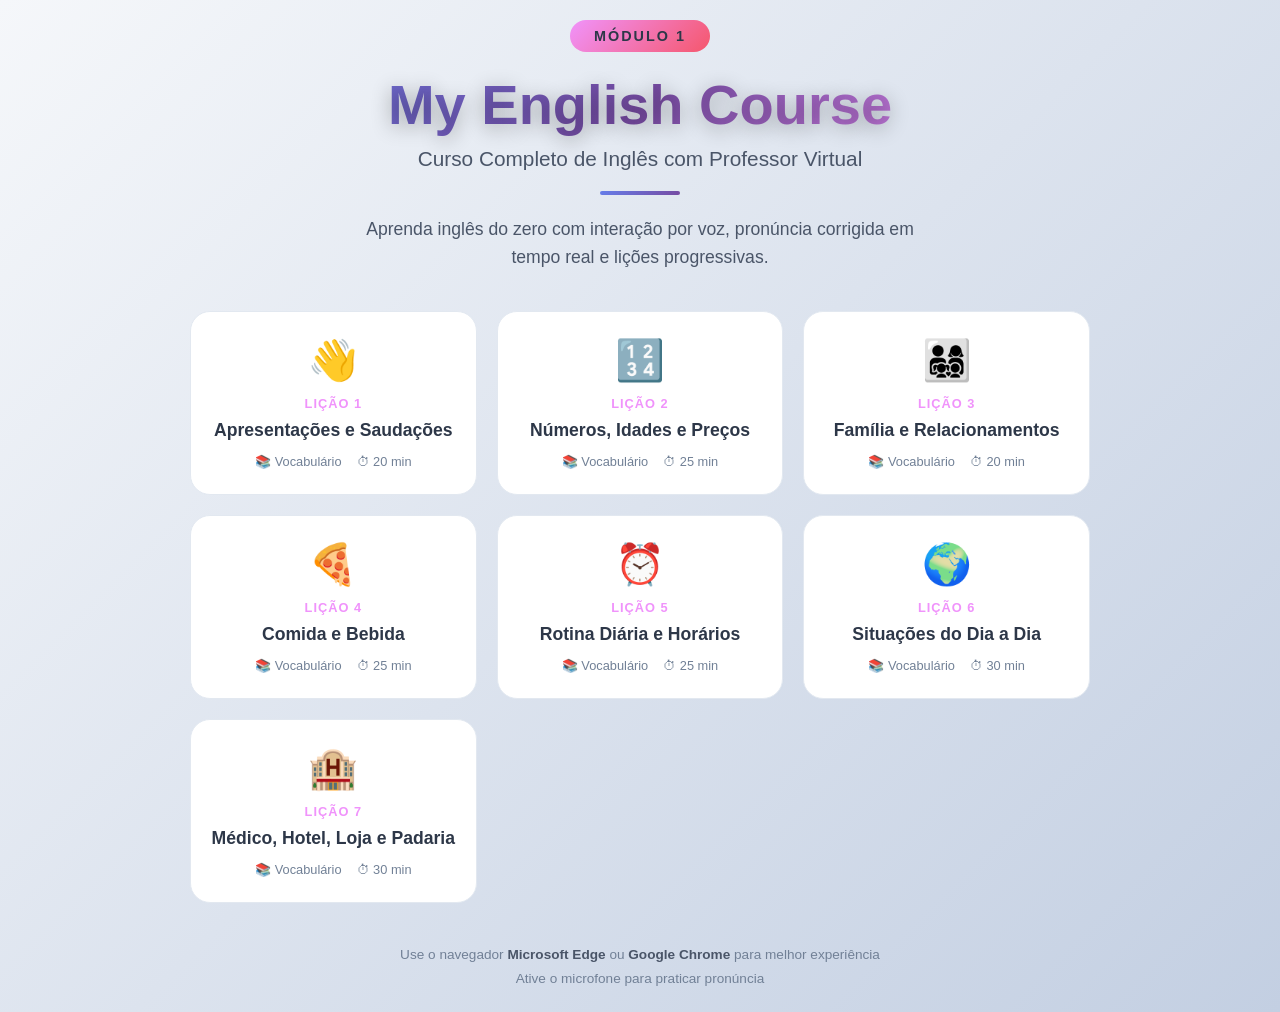
<file: My-English-Course-Modulo1.html>
﻿<!DOCTYPE html>
<html lang="pt-BR">
<head>
    <meta charset="UTF-8">
    <meta name="viewport" content="width=device-width, initial-scale=1.0">
    <title>My English Course - Modulo 1</title>
    <style>* {
    margin: 0;
    padding: 0;
    box-sizing: border-box;
}

body {
    font-family: 'Segoe UI', Tahoma, Geneva, Verdana, sans-serif;
    background: linear-gradient(135deg, #e8f4f8 0%, #d1ecf1 50%, #bee5eb 100%);
    min-height: 100vh;
    color: #333;
}

/* ============================================
   TELA INICIAL - CAPA DO CURSO
   ============================================ */
.home-screen {
    min-height: 100vh;
    display: flex;
    align-items: center;
    justify-content: center;
    padding: 20px;
    background: linear-gradient(135deg, #f5f7fa 0%, #c3cfe2 100%);
}

.home-container {
    max-width: 900px;
    width: 100%;
    text-align: center;
}

.home-header {
    margin-bottom: 40px;
}

.course-badge {
    display: inline-block;
    background: linear-gradient(135deg, #f093fb 0%, #f5576c 100%);
    color: #2d3748;
    padding: 8px 24px;
    border-radius: 30px;
    font-size: 0.9rem;
    font-weight: bold;
    letter-spacing: 2px;
    margin-bottom: 20px;
    text-transform: uppercase;
}

.course-title {
    font-size: 3.5rem;
    font-weight: 800;
    color: #2d3748;
    margin-bottom: 10px;
    text-shadow: 0 4px 20px rgba(0,0,0,0.3);
    background: linear-gradient(135deg, #667eea 0%, #764ba2 50%, #f093fb 100%);
    -webkit-background-clip: text;
    -webkit-text-fill-color: transparent;
    background-clip: text;
}

.course-subtitle {
    font-size: 1.3rem;
    color: #4a5568;
    margin-bottom: 20px;
}

.course-divider {
    width: 80px;
    height: 4px;
    background: linear-gradient(135deg, #667eea, #764ba2);
    margin: 0 auto 20px;
    border-radius: 2px;
}

.course-description {
    font-size: 1.1rem;
    color: #4a5568;
    max-width: 600px;
    margin: 0 auto;
    line-height: 1.6;
}

.lessons-grid {
    display: grid;
    grid-template-columns: repeat(auto-fill, minmax(250px, 1fr));
    gap: 20px;
    margin-bottom: 40px;
}

.lesson-card {
    background: white;
    backdrop-filter: blur(10px);
    border: 1px solid #e2e8f0;
    border-radius: 20px;
    padding: 25px 20px;
    cursor: pointer;
    transition: all 0.4s cubic-bezier(0.175, 0.885, 0.32, 1.275);
    text-align: center;
}

.lesson-card:hover {
    transform: translateY(-8px) scale(1.02);
    background: rgba(255,255,255,0.15);
    border-color: rgba(102, 126, 234, 0.5);
    box-shadow: 0 20px 40px rgba(0,0,0,0.3), 0 0 30px rgba(102, 126, 234, 0.2);
}

.lesson-card:active {
    transform: translateY(-4px) scale(0.98);
}

.lesson-card-icon {
    font-size: 2.5rem;
    margin-bottom: 12px;
}

.lesson-card-number {
    font-size: 0.8rem;
    color: #f093fb;
    font-weight: bold;
    letter-spacing: 1px;
    text-transform: uppercase;
    margin-bottom: 8px;
}

.lesson-card-title {
    font-size: 1.1rem;
    font-weight: 700;
    color: #2d3748;
    margin-bottom: 12px;
    line-height: 1.3;
}

.lesson-card-meta {
    display: flex;
    justify-content: center;
    gap: 15px;
    font-size: 0.8rem;
    color: #718096;
}

.home-footer {
    color: #718096;
    font-size: 0.85rem;
    line-height: 1.8;
}

.home-footer strong {
    color: #4a5568;
}

/* ============================================
   TELA DA LIÇÃO
   ============================================ */
.lesson-screen {
    min-height: 100vh;
    background: linear-gradient(135deg, #4299e1 0%, #3182ce 100%);
}

.btn-back {
    background: rgba(255,255,255,0.2);
    color: #2d3748;
    border: none;
    padding: 10px 20px;
    border-radius: 10px;
    font-size: 1rem;
    font-weight: bold;
    cursor: pointer;
    transition: all 0.3s;
    display: inline-flex;
    align-items: center;
    gap: 8px;
    margin-bottom: 15px;
}

.btn-back:hover {
    background: rgba(255,255,255,0.3);
    transform: translateX(-3px);
}

.container {
    max-width: 900px;
    margin: 0 auto;
    padding: 20px;
}

.header {
    text-align: center;
    color: #2d3748;
    margin-bottom: 30px;
}

.header h1 {
    font-size: 2.5rem;
    margin-bottom: 10px;
    text-shadow: 2px 2px 4px rgba(0,0,0,0.2);
}

.subtitle {
    font-size: 1.1rem;
    opacity: 0.9;
}

.main-content {
    background: white;
    border-radius: 20px;
    padding: 30px;
    box-shadow: 0 10px 40px rgba(0,0,0,0.2);
}

.lesson-selector {
    text-align: center;
    margin-bottom: 30px;
}

.lesson-selector label {
    font-weight: bold;
    margin-right: 10px;
    font-size: 1.1rem;
}

.lesson-selector select {
    padding: 10px 20px;
    font-size: 1rem;
    border: 2px solid #667eea;
    border-radius: 10px;
    background: white;
    cursor: pointer;
    transition: all 0.3s;
}

.lesson-selector select:hover {
    border-color: #764ba2;
    box-shadow: 0 2px 10px rgba(102, 126, 234, 0.3);
}

.teacher-area {
    display: flex;
    align-items: flex-start;
    gap: 20px;
    margin-bottom: 30px;
}

.teacher-avatar {
    flex-shrink: 0;
    text-align: center;
}

.avatar-circle {
    width: 100px;
    height: 100px;
    background: linear-gradient(135deg, #4299e1 0%, #3182ce 100%);
    border-radius: 50%;
    display: flex;
    align-items: center;
    justify-content: center;
    box-shadow: 0 4px 15px rgba(102, 126, 234, 0.4);
    animation: pulse 2s infinite;
}

@keyframes pulse {
    0%, 100% { transform: scale(1); }
    50% { transform: scale(1.05); }
}

.avatar-emoji {
    font-size: 3rem;
}

.teacher-status {
    margin-top: 10px;
    font-size: 0.9rem;
    color: #666;
    font-style: italic;
}

.speech-bubble {
    background: #f0f4ff;
    border-radius: 20px;
    padding: 20px;
    position: relative;
    flex-grow: 1;
    border: 2px solid #e0e8ff;
}

.speech-bubble::before {
    content: '';
    position: absolute;
    left: -15px;
    top: 20px;
    border: 10px solid transparent;
    border-right-color: #e0e8ff;
}

.speech-bubble::after {
    content: '';
    position: absolute;
    left: -12px;
    top: 22px;
    border: 8px solid transparent;
    border-right-color: #f0f4ff;
}

#teacherText {
    font-size: 1.2rem;
    line-height: 1.6;
    color: #333;
}

.conversation-area {
    background: #f8f9fa;
    border-radius: 15px;
    padding: 20px;
    margin-bottom: 20px;
    max-height: 300px;
    overflow-y: auto;
}

.messages {
    display: flex;
    flex-direction: column;
    gap: 15px;
}

.message {
    padding: 12px 16px;
    border-radius: 12px;
    max-width: 80%;
}

.message.teacher {
    background: #e8f4ff;
    align-self: flex-start;
    border-bottom-left-radius: 4px;
}

.message.student {
    background: #d4edda;
    align-self: flex-end;
    border-bottom-right-radius: 4px;
}

.message .sender {
    font-weight: bold;
    display: block;
    margin-bottom: 5px;
    font-size: 0.85rem;
    color: #666;
}

.message .text {
    font-size: 1rem;
}

.pronunciation-feedback {
    background: #fff3cd;
    border-radius: 15px;
    padding: 20px;
    margin-bottom: 20px;
    display: none;
}

.pronunciation-feedback.active {
    display: block;
    animation: slideIn 0.3s ease;
}

@keyframes slideIn {
    from {
        opacity: 0;
        transform: translateY(-10px);
    }
    to {
        opacity: 1;
        transform: translateY(0);
    }
}

.pronunciation-feedback div {
    margin-bottom: 10px;
}

.pronunciation-feedback strong {
    color: #856404;
}

.expected-phrase, .your-speech {
    padding: 10px;
    background: white;
    border-radius: 8px;
    border-left: 4px solid #ffc107;
}

.your-speech {
    border-left-color: #28a745;
}

.accuracy {
    padding: 10px;
    background: white;
    border-radius: 8px;
    border-left: 4px solid #17a2b8;
}

.accuracy-bar {
    height: 10px;
    background: #e9ecef;
    border-radius: 5px;
    margin-top: 8px;
    overflow: hidden;
}

.accuracy-fill {
    height: 100%;
    background: linear-gradient(90deg, #dc3545, #ffc107, #28a745);
    width: 0%;
    transition: width 0.5s ease;
    border-radius: 5px;
}

.controls {
    display: flex;
    justify-content: center;
    gap: 15px;
    flex-wrap: wrap;
    margin-bottom: 30px;
}

.btn {
    padding: 12px 24px;
    font-size: 1rem;
    font-weight: bold;
    border: none;
    border-radius: 10px;
    cursor: pointer;
    display: flex;
    align-items: center;
    gap: 8px;
    transition: all 0.3s;
}

.btn:hover:not(:disabled) {
    transform: translateY(-2px);
    box-shadow: 0 4px 12px rgba(0,0,0,0.2);
}

.btn:disabled {
    opacity: 0.5;
    cursor: not-allowed;
}

.btn-icon {
    font-size: 1.2rem;
}

.btn-start {
    background: linear-gradient(135deg, #28a745, #20c997);
    color: #2d3748;
}

.btn-speak {
    background: linear-gradient(135deg, #dc3545, #e83e8c);
    color: #2d3748;
}

.btn-speak.recording {
    animation: recordingPulse 1s infinite;
}

@keyframes recordingPulse {
    0%, 100% { box-shadow: 0 0 0 0 rgba(220, 53, 69, 0.7); }
    50% { box-shadow: 0 0 0 15px rgba(220, 53, 69, 0); }
}

.btn-repeat {
    background: linear-gradient(135deg, #17a2b8, #6f42c1);
    color: #2d3748;
}

.btn-next {
    background: linear-gradient(135deg, #fd7e14, #ffc107);
    color: #2d3748;
}

.btn-stop {
    background: linear-gradient(135deg, #6c757d, #343a40);
    color: #2d3748;
}

.progress-area {
    text-align: center;
}

.progress-area h3 {
    margin-bottom: 15px;
    color: #495057;
}

.progress-bar {
    height: 20px;
    background: #e9ecef;
    border-radius: 10px;
    overflow: hidden;
    margin-bottom: 10px;
}

.progress-fill {
    height: 100%;
    background: linear-gradient(90deg, #667eea, #764ba2);
    width: 0%;
    transition: width 0.5s ease;
    border-radius: 10px;
}

#progressText {
    color: #666;
    font-size: 0.95rem;
}

.footer {
    text-align: center;
    color: #2d3748;
    margin-top: 30px;
    opacity: 0.9;
}

.footer .note {
    font-size: 0.85rem;
    margin-top: 5px;
    opacity: 0.8;
}

/* Estilos para Lição Info */
.lesson-info {
    display: flex;
    justify-content: space-between;
    align-items: center;
    margin-bottom: 20px;
    padding-bottom: 20px;
    border-bottom: 2px solid #e9ecef;
}

.lesson-selector {
    margin-bottom: 0;
}

.lesson-details {
    display: flex;
    gap: 15px;
}

.lesson-level, .lesson-duration {
    padding: 5px 15px;
    border-radius: 20px;
    font-size: 0.9rem;
    font-weight: bold;
}

.lesson-level {
    background: #e8f4ff;
    color: #0066cc;
}

.lesson-duration {
    background: #d4edda;
    color: #155724;
}

/* Estilos para Abas */
.tabs {
    display: flex;
    gap: 10px;
    margin-bottom: 20px;
    flex-wrap: wrap;
}

.tab-btn {
    padding: 12px 20px;
    font-size: 1rem;
    font-weight: bold;
    border: 2px solid #e9ecef;
    border-radius: 10px;
    background: white;
    cursor: pointer;
    transition: all 0.3s;
    flex: 1;
    min-width: 120px;
}

.tab-btn:hover {
    border-color: #667eea;
    background: #f8f9ff;
}

.tab-btn.active {
    background: linear-gradient(135deg, #667eea, #764ba2);
    color: #2d3748;
    border-color: transparent;
}

.tab-content {
    display: none;
    animation: fadeIn 0.3s ease;
}

.tab-content.active {
    display: block;
}

@keyframes fadeIn {
    from { opacity: 0; }
    to { opacity: 1; }
}

/* Estilos para Vocabulário */
.section-header {
    text-align: center;
    margin-bottom: 25px;
}

.section-header h2 {
    color: #333;
    margin-bottom: 5px;
}

.section-header p {
    color: #666;
    font-size: 0.95rem;
}

.vocabulary-list {
    display: grid;
    grid-template-columns: repeat(auto-fill, minmax(280px, 1fr));
    gap: 15px;
}

.vocab-card {
    background: #f8f9fa;
    border-radius: 12px;
    padding: 15px;
    border-left: 4px solid #667eea;
    cursor: pointer;
    transition: all 0.3s;
}

.vocab-card:hover {
    background: #f0f4ff;
    transform: translateX(5px);
    box-shadow: 0 4px 12px rgba(0,0,0,0.1);
}

.vocab-card .word {
    font-size: 1.2rem;
    font-weight: bold;
    color: #333;
    margin-bottom: 5px;
}

.vocab-card .pronunciation {
    font-size: 0.9rem;
    color: #666;
    font-style: italic;
    margin-bottom: 5px;
}

.vocab-card .translation {
    font-size: 1rem;
    color: #0066cc;
    margin-bottom: 8px;
}

.vocab-card .example {
    font-size: 0.9rem;
    color: #555;
    background: white;
    padding: 8px 12px;
    border-radius: 8px;
    border-left: 3px solid #28a745;
}

/* Estilos para Gramática */
.grammar-content {
    background: #f8f9fa;
    border-radius: 15px;
    padding: 25px;
}

.grammar-title {
    font-size: 1.4rem;
    color: #333;
    margin-bottom: 15px;
    text-align: center;
}

.grammar-explanation {
    background: white;
    padding: 15px;
    border-radius: 10px;
    margin-bottom: 20px;
    border-left: 4px solid #667eea;
    font-size: 1.05rem;
    line-height: 1.6;
}

.grammar-rules {
    margin-bottom: 25px;
}

.grammar-rules h3 {
    color: #495057;
    margin-bottom: 15px;
    font-size: 1.2rem;
}

.rule-card {
    background: white;
    border-radius: 10px;
    padding: 15px;
    margin-bottom: 15px;
    box-shadow: 0 2px 8px rgba(0,0,0,0.05);
}

.rule-card .rule {
    font-weight: bold;
    color: #667eea;
    font-size: 1.1rem;
    margin-bottom: 8px;
}

.rule-card .example {
    background: #f0f4ff;
    padding: 10px;
    border-radius: 8px;
    margin-bottom: 8px;
    font-style: italic;
}

.rule-card .note {
    font-size: 0.9rem;
    color: #666;
}

.grammar-extras {
    margin-top: 20px;
}

.grammar-extras h3 {
    color: #495057;
    margin-bottom: 15px;
    font-size: 1.2rem;
}

.extra-item {
    background: white;
    padding: 12px;
    border-radius: 8px;
    margin-bottom: 10px;
    display: flex;
    justify-content: space-between;
    align-items: center;
}

.extra-item .pattern {
    font-weight: bold;
    color: #333;
}

.extra-item .example {
    color: #666;
    font-style: italic;
}

/* Estilos para Conversações */
.conversations-list {
    display: flex;
    flex-direction: column;
    gap: 20px;
}

.conversation-card {
    background: #f8f9fa;
    border-radius: 15px;
    overflow: hidden;
}

.conversation-header {
    background: linear-gradient(135deg, #667eea, #764ba2);
    color: #2d3748;
    padding: 15px 20px;
}

.conversation-header h3 {
    margin-bottom: 5px;
}

.conversation-header p {
    opacity: 0.9;
    font-size: 0.95rem;
}

.conversation-body {
    padding: 20px;
}

.dialogue-line {
    display: flex;
    gap: 10px;
    margin-bottom: 15px;
    padding-bottom: 15px;
    border-bottom: 1px solid #e9ecef;
}

.dialogue-line:last-child {
    border-bottom: none;
    margin-bottom: 0;
    padding-bottom: 0;
}

.speaker-badge {
    width: 40px;
    height: 40px;
    border-radius: 50%;
    display: flex;
    align-items: center;
    justify-content: center;
    font-weight: bold;
    color: #2d3748;
    flex-shrink: 0;
}

.speaker-a {
    background: #667eea;
}

.speaker-b {
    background: #28a745;
}

.speaker-c {
    background: #fd7e14;
}

.dialogue-text {
    flex-grow: 1;
}

.dialogue-text .english {
    font-size: 1.05rem;
    color: #333;
    margin-bottom: 5px;
}

.dialogue-text .portuguese {
    font-size: 0.95rem;
    color: #666;
    font-style: italic;
}

.play-dialogue-btn {
    margin-top: 15px;
    width: 100%;
    padding: 12px;
    background: linear-gradient(135deg, #667eea, #764ba2);
    color: #2d3748;
    border: none;
    border-radius: 10px;
    font-size: 1rem;
    font-weight: bold;
    cursor: pointer;
    transition: all 0.3s;
}

.play-dialogue-btn:hover {
    transform: translateY(-2px);
    box-shadow: 0 4px 12px rgba(102, 126, 234, 0.4);
}

/* Estilos para Controles de Diálogo */
.dialogue-line {
    position: relative;
    transition: all 0.3s;
}

.dialogue-line.active {
    background: #e8f4ff;
    border-radius: 10px;
    padding: 10px;
    margin: -10px;
    box-shadow: 0 2px 8px rgba(102, 126, 234, 0.2);
}

.btn-play-line {
    width: 35px;
    height: 35px;
    border-radius: 50%;
    border: none;
    background: linear-gradient(135deg, #667eea, #764ba2);
    color: #2d3748;
    cursor: pointer;
    display: flex;
    align-items: center;
    justify-content: center;
    transition: all 0.3s;
    flex-shrink: 0;
}

.btn-play-line:hover {
    transform: scale(1.1);
    box-shadow: 0 2px 8px rgba(102, 126, 234, 0.4);
}

.dialogue-controls {
    display: flex;
    gap: 10px;
    margin-top: 20px;
    padding-top: 15px;
    border-top: 2px solid #e9ecef;
    flex-wrap: wrap;
}

.btn-dialogue-control {
    padding: 10px 15px;
    font-size: 0.9rem;
    font-weight: bold;
    border: none;
    border-radius: 8px;
    cursor: pointer;
    display: flex;
    align-items: center;
    gap: 5px;
    transition: all 0.3s;
}

.btn-dialogue-control:hover:not(:disabled) {
    transform: translateY(-2px);
    box-shadow: 0 4px 12px rgba(0,0,0,0.2);
}

.btn-dialogue-control:disabled {
    opacity: 0.5;
    cursor: not-allowed;
}

.btn-play-all {
    background: linear-gradient(135deg, #28a745, #20c997);
    color: #2d3748;
}

.btn-pause-dialogue {
    background: linear-gradient(135deg, #ffc107, #fd7e14);
    color: #2d3748;
}

.btn-stop-dialogue {
    background: linear-gradient(135deg, #dc3545, #e83e8c);
    color: #2d3748;
}

.btn-skip-dialogue {
    background: linear-gradient(135deg, #17a2b8, #6f42c1);
    color: #2d3748;
}

/* Estilos para Prática (já existentes) */
#tab-practice .teacher-area {
    display: flex;
    align-items: flex-start;
    gap: 20px;
    margin-bottom: 30px;
}

/* Estilos para Feedback de Pronúncia com Palavras */
.word-highlight {
    display: inline-block;
    padding: 2px 6px;
    margin: 2px;
    border-radius: 4px;
    font-weight: bold;
}

.word-highlight.correct {
    background: #d4edda;
    color: #155724;
}

.word-highlight.incorrect {
    background: #f8d7da;
    color: #721c24;
}

/* Estilos para Dicas */
.tips-section {
    margin-top: 15px;
    padding: 15px;
    background: #fff3cd;
    border-radius: 10px;
    border-left: 4px solid #ffc107;
}

.tips-section h4 {
    color: #856404;
    margin-bottom: 10px;
}

.tips-list {
    list-style: none;
}

.tips-list li {
    padding: 5px 0;
    color: #856404;
    font-size: 0.95rem;
}

.tips-list li:before {
    content: "•";
    color: #ffc107;
    font-weight: bold;
    margin-right: 8px;
}

/* Estilos para Chat com Professor */
.chat-header {
    display: flex;
    justify-content: space-between;
    align-items: center;
    margin-bottom: 20px;
    padding-bottom: 20px;
    border-bottom: 2px solid #e9ecef;
}

.teacher-avatar-small {
    display: flex;
    align-items: center;
    gap: 15px;
}

.avatar-circle-small {
    width: 60px;
    height: 60px;
    background: linear-gradient(135deg, #4299e1 0%, #3182ce 100%);
    border-radius: 50%;
    display: flex;
    align-items: center;
    justify-content: center;
    box-shadow: 0 4px 12px rgba(102, 126, 234, 0.3);
}

.avatar-emoji-small {
    font-size: 2rem;
}

.teacher-info h3 {
    margin: 0;
    color: #333;
    font-size: 1.2rem;
}

.teacher-status-small {
    margin: 0;
    color: #28a745;
    font-size: 0.9rem;
    font-weight: bold;
}

.scenario-selector {
    display: flex;
    align-items: center;
    gap: 10px;
}

.scenario-selector label {
    font-weight: bold;
    color: #495057;
}

.scenario-selector select {
    padding: 8px 15px;
    font-size: 1rem;
    border: 2px solid #667eea;
    border-radius: 8px;
    background: white;
    cursor: pointer;
    transition: all 0.3s;
}

.scenario-selector select:hover {
    border-color: #764ba2;
}

.chat-area {
    background: #f8f9fa;
    border-radius: 15px;
    padding: 20px;
    margin-bottom: 20px;
    min-height: 400px;
    max-height: 500px;
    overflow-y: auto;
}

.chat-messages {
    display: flex;
    flex-direction: column;
    gap: 20px;
}

.chat-message {
    display: flex;
    gap: 12px;
    max-width: 85%;
    animation: messageSlide 0.3s ease;
}

@keyframes messageSlide {
    from {
        opacity: 0;
        transform: translateY(10px);
    }
    to {
        opacity: 1;
        transform: translateY(0);
    }
}

.chat-message.teacher {
    align-self: flex-start;
}

.chat-message.student {
    align-self: flex-end;
    flex-direction: row-reverse;
}

.chat-avatar {
    width: 45px;
    height: 45px;
    border-radius: 50%;
    display: flex;
    align-items: center;
    justify-content: center;
    font-size: 1.5rem;
    flex-shrink: 0;
}

.chat-message.teacher .chat-avatar {
    background: linear-gradient(135deg, #667eea, #764ba2);
}

.chat-message.student .chat-avatar {
    background: linear-gradient(135deg, #28a745, #20c997);
}

.chat-bubble {
    background: white;
    border-radius: 15px;
    padding: 15px 18px;
    box-shadow: 0 2px 8px rgba(0,0,0,0.08);
}

.chat-message.teacher .chat-bubble {
    border-bottom-left-radius: 5px;
}

.chat-message.student .chat-bubble {
    border-bottom-right-radius: 5px;
    background: #e8f4ff;
}

.chat-bubble p {
    margin: 0;
    line-height: 1.5;
}

.chat-translation {
    font-size: 0.9rem;
    color: #666;
    font-style: italic;
    margin-top: 8px !important;
    padding-top: 8px;
    border-top: 1px solid #e9ecef;
}

.chat-feedback {
    margin-top: 10px;
    padding: 8px 12px;
    border-radius: 8px;
    font-size: 0.9rem;
    font-weight: bold;
}

.chat-feedback.correct {
    background: #d4edda;
    color: #155724;
}

.chat-feedback.incorrect {
    background: #fff3cd;
    color: #856404;
}

.chat-controls {
    margin-bottom: 20px;
}

.chat-input-area {
    display: flex;
    gap: 10px;
    margin-bottom: 10px;
}

.chat-input {
    flex-grow: 1;
    padding: 12px 18px;
    font-size: 1rem;
    border: 2px solid #e9ecef;
    border-radius: 10px;
    transition: all 0.3s;
}

.chat-input:focus {
    outline: none;
    border-color: #667eea;
    box-shadow: 0 0 0 3px rgba(102, 126, 234, 0.1);
}

.btn-chat-speak {
    background: linear-gradient(135deg, #dc3545, #e83e8c);
    color: #2d3748;
    padding: 12px 20px;
    border: none;
    border-radius: 10px;
    font-size: 1rem;
    font-weight: bold;
    cursor: pointer;
    transition: all 0.3s;
}

.btn-chat-speak:hover {
    transform: translateY(-2px);
    box-shadow: 0 4px 12px rgba(220, 53, 69, 0.3);
}

.btn-chat-speak.recording {
    animation: recordingPulse 1s infinite;
    background: linear-gradient(135deg, #ff0000, #ff6b6b);
}

.btn-chat-send {
    background: linear-gradient(135deg, #667eea, #764ba2);
    color: #2d3748;
    padding: 12px 20px;
    border: none;
    border-radius: 10px;
    font-size: 1rem;
    font-weight: bold;
    cursor: pointer;
    transition: all 0.3s;
}

.btn-chat-send:hover {
    transform: translateY(-2px);
    box-shadow: 0 4px 12px rgba(102, 126, 234, 0.3);
}

.chat-hint {
    background: #fff3cd;
    padding: 10px 15px;
    border-radius: 8px;
    border-left: 4px solid #ffc107;
}

.chat-hint p {
    margin: 0;
    color: #856404;
    font-size: 0.9rem;
}

.chat-scoring {
    display: flex;
    justify-content: center;
    align-items: center;
    gap: 30px;
    padding: 20px;
    background: #f8f9fa;
    border-radius: 15px;
}

.score-item {
    text-align: center;
}

.score-label {
    display: block;
    font-size: 0.9rem;
    color: #666;
    margin-bottom: 5px;
}

.score-value {
    display: block;
    font-size: 1.5rem;
    font-weight: bold;
    color: #333;
}

.btn-chat-reset {
    background: linear-gradient(135deg, #6c757d, #343a40);
    color: #2d3748;
    padding: 10px 20px;
    border: none;
    border-radius: 8px;
    font-size: 1rem;
    font-weight: bold;
    cursor: pointer;
    transition: all 0.3s;
}

.btn-chat-reset:hover {
    transform: translateY(-2px);
    box-shadow: 0 4px 12px rgba(0,0,0,0.2);
}

/* Estilos para Números */
.numbers-section {
    margin-top: 25px;
    padding-top: 20px;
    border-top: 2px solid #e9ecef;
}

.numbers-title {
    text-align: center;
    color: #333;
    font-size: 1.3rem;
    margin-bottom: 5px;
}

.numbers-subtitle {
    text-align: center;
    color: #666;
    font-size: 0.9rem;
    margin-bottom: 15px;
}

.numbers-grid {
    display: grid;
    grid-template-columns: repeat(auto-fill, minmax(100px, 1fr));
    gap: 10px;
}

.number-card {
    background: white;
    border-radius: 10px;
    padding: 12px 8px;
    text-align: center;
    cursor: pointer;
    transition: all 0.3s;
    border: 2px solid #e0e8ff;
    box-shadow: 0 2px 6px rgba(0,0,0,0.05);
}

.number-card:hover {
    background: #f0f4ff;
    border-color: #667eea;
    transform: scale(1.05);
    box-shadow: 0 4px 12px rgba(102, 126, 234, 0.2);
}

.number-card .number-value {
    font-size: 1.4rem;
    font-weight: bold;
    color: #667eea;
    margin-bottom: 4px;
}

.number-card .number-word {
    font-size: 0.9rem;
    color: #333;
    margin-bottom: 2px;
}

.number-card .number-pronunciation {
    font-size: 0.75rem;
    color: #999;
    font-style: italic;
}

/* Estilos para Frases de Exemplo (Grammar Sentences) */
.grammar-sentences {
    margin-top: 25px;
}

.grammar-sentences h3 {
    color: #495057;
    margin-bottom: 15px;
    font-size: 1.2rem;
}

.sentence-card {
    background: white;
    border-radius: 10px;
    padding: 15px;
    margin-bottom: 12px;
    box-shadow: 0 2px 8px rgba(0,0,0,0.05);
    border-left: 4px solid #28a745;
}

.sentence-card .sentence-english {
    font-size: 1.1rem;
    font-weight: bold;
    color: #333;
    margin-bottom: 5px;
}

.sentence-card .sentence-portuguese {
    font-size: 0.95rem;
    color: #666;
    font-style: italic;
    margin-bottom: 8px;
}

.sentence-card .sentence-structure {
    font-size: 0.85rem;
    color: #667eea;
    background: #f0f4ff;
    padding: 6px 10px;
    border-radius: 6px;
    display: inline-block;
}

/* Estilos para Elementos Clicáveis */
.clickable {
    cursor: pointer;
    transition: all 0.3s;
}

.clickable:hover {
    transform: translateY(-2px);
    box-shadow: 0 4px 12px rgba(102, 126, 234, 0.2);
}

.rule-card.clickable {
    border-left: 4px solid #667eea;
}

.sentence-card.clickable {
    border-left: 4px solid #28a745;
}

.click-hint {
    font-size: 0.8rem;
    color: #999;
    margin-top: 8px;
    text-align: right;
    font-style: italic;
    opacity: 0;
    transition: opacity 0.3s;
}

.clickable:hover .click-hint {
    opacity: 1;
}

/* Media Queries */
@media (max-width: 768px) {
    .lesson-info {
        flex-direction: column;
        gap: 15px;
    }
    
    .tabs {
        flex-direction: column;
    }
    
    .tab-btn {
        min-width: 100%;
    }
    
    .vocabulary-list {
        grid-template-columns: 1fr;
    }
    
    .dialogue-line {
        flex-direction: column;
        align-items: flex-start;
    }
    
    .speaker-badge {
        margin-bottom: 10px;
    }
    
    .chat-header {
        flex-direction: column;
        gap: 15px;
    }
    
    .chat-input-area {
        flex-direction: column;
    }
    
    .chat-scoring {
        flex-wrap: wrap;
        gap: 15px;
    }
    
    .chat-message {
        max-width: 95%;
    }
}

@media (max-width: 600px) {
    .header h1 {
        font-size: 1.8rem;
    }
    
    .teacher-area {
        flex-direction: column;
        align-items: center;
    }
    
    .speech-bubble::before,
    .speech-bubble::after {
        display: none;
    }
    
    .controls {
        flex-direction: column;
    }
    
    .btn {
        width: 100%;
        justify-content: center;
    }
}    </style>
</head>
<body>

    <!-- TELA INICIAL - CAPA -->
    <div id="homeScreen" class="home-screen">
        <div class="home-container">
            <div class="home-header">
                <div class="course-badge">MÓDULO 1</div>
                <h1 class="course-title">My English Course</h1>
                <p class="course-subtitle">Curso Completo de Inglês com Professor Virtual</p>
                <div class="course-divider"></div>
                <p class="course-description">Aprenda inglês do zero com interação por voz, pronúncia corrigida em tempo real e lições progressivas.</p>
            </div>

            <div class="lessons-grid">
                <div class="lesson-card" onclick="enterLesson(1)">
                    <div class="lesson-card-icon">👋</div>
                    <div class="lesson-card-number">Lição 1</div>
                    <div class="lesson-card-title">Apresentações e Saudações</div>
                    <div class="lesson-card-meta">
                        <span>📚 Vocabulário</span>
                        <span>⏱ 20 min</span>
                    </div>
                </div>

                <div class="lesson-card" onclick="enterLesson(2)">
                    <div class="lesson-card-icon">🔢</div>
                    <div class="lesson-card-number">Lição 2</div>
                    <div class="lesson-card-title">Números, Idades e Preços</div>
                    <div class="lesson-card-meta">
                        <span>📚 Vocabulário</span>
                        <span>⏱ 25 min</span>
                    </div>
                </div>

                <div class="lesson-card" onclick="enterLesson(3)">
                    <div class="lesson-card-icon">👨‍👩‍👧‍👦</div>
                    <div class="lesson-card-number">Lição 3</div>
                    <div class="lesson-card-title">Família e Relacionamentos</div>
                    <div class="lesson-card-meta">
                        <span>📚 Vocabulário</span>
                        <span>⏱ 20 min</span>
                    </div>
                </div>

                <div class="lesson-card" onclick="enterLesson(4)">
                    <div class="lesson-card-icon">🍕</div>
                    <div class="lesson-card-number">Lição 4</div>
                    <div class="lesson-card-title">Comida e Bebida</div>
                    <div class="lesson-card-meta">
                        <span>📚 Vocabulário</span>
                        <span>⏱ 25 min</span>
                    </div>
                </div>

                <div class="lesson-card" onclick="enterLesson(5)">
                    <div class="lesson-card-icon">⏰</div>
                    <div class="lesson-card-number">Lição 5</div>
                    <div class="lesson-card-title">Rotina Diária e Horários</div>
                    <div class="lesson-card-meta">
                        <span>📚 Vocabulário</span>
                        <span>⏱ 25 min</span>
                    </div>
                </div>

                <div class="lesson-card" onclick="enterLesson(6)">
                    <div class="lesson-card-icon">🌍</div>
                    <div class="lesson-card-number">Lição 6</div>
                    <div class="lesson-card-title">Situações do Dia a Dia</div>
                    <div class="lesson-card-meta">
                        <span>📚 Vocabulário</span>
                        <span>⏱ 30 min</span>
                    </div>
                </div>

                <div class="lesson-card" onclick="enterLesson(7)">
                    <div class="lesson-card-icon">🏨</div>
                    <div class="lesson-card-number">Lição 7</div>
                    <div class="lesson-card-title">Médico, Hotel, Loja e Padaria</div>
                    <div class="lesson-card-meta">
                        <span>📚 Vocabulário</span>
                        <span>⏱ 30 min</span>
                    </div>
                </div>
            </div>

            <div class="home-footer">
                <p>Use o navegador <strong>Microsoft Edge</strong> ou <strong>Google Chrome</strong> para melhor experiência</p>
                <p>Ative o microfone para praticar pronúncia</p>
            </div>
        </div>
    </div>

    <!-- TELA DA LIÇÃO -->
    <div id="lessonScreen" class="lesson-screen" style="display: none;">
        <div class="container">
            <header class="header">
                <button class="btn-back" onclick="goHome()">
                    <span>←</span> Voltar
                </button>
                <h1 id="lessonTitle">My English Course</h1>
                <p class="subtitle" id="lessonSubtitle">Módulo 1</p>
            </header>

            <main class="main-content">
                <div class="lesson-info">
                    <div class="lesson-selector">
                        <label for="lessonSelect">Lição:</label>
                        <select id="lessonSelect">
                            <option value="1">Lição 1: Apresentações e Saudações</option>
                            <option value="2">Lição 2: Números, Idades e Preços</option>
                            <option value="3">Lição 3: Família e Relacionamentos</option>
                            <option value="4">Lição 4: Comida e Bebida</option>
                            <option value="5">Lição 5: Rotina Diária e Horários</option>
                            <option value="6">Lição 6: Situações do Dia a Dia</option>
                            <option value="7">Lição 7: Médico, Hotel, Loja e Padaria</option>
                        </select>
                    </div>
                    <div class="lesson-details">
                        <span class="lesson-level" id="lessonLevel">Básico</span>
                        <span class="lesson-duration" id="lessonDuration">15 min</span>
                    </div>
                </div>

                <div class="tabs">
                    <button class="tab-btn active" data-tab="vocabulary">📚 Vocabulário</button>
                    <button class="tab-btn" data-tab="grammar">📖 Gramática</button>
                    <button class="tab-btn" data-tab="conversations">💬 Diálogos</button>
                    <button class="tab-btn" data-tab="chat">🗣️ Professor</button>
                    <button class="tab-btn" data-tab="practice">🎤 Prática</button>
                </div>

                <div class="tab-content active" id="tab-vocabulary">
                    <div class="section-header">
                        <h2>Vocabulário da Lição</h2>
                        <p>Clique em uma palavra para ouvir a pronúncia</p>
                    </div>
                    <div class="vocabulary-list" id="vocabularyList"></div>
                </div>

                <div class="tab-content" id="tab-grammar">
                    <div class="section-header">
                        <h2>Gramática</h2>
                        <p>Clique nas regras e frases para ouvir a pronúncia</p>
                    </div>
                    <div class="grammar-content" id="grammarContent"></div>
                </div>

                <div class="tab-content" id="tab-conversations">
                    <div class="section-header">
                        <h2>Diálogos Prontos</h2>
                        <p>Pratique conversas do dia a dia com situações reais</p>
                    </div>
                    <div class="conversations-list" id="conversationsList"></div>
                </div>

                <div class="tab-content" id="tab-chat">
                    <div class="chat-header">
                        <div class="teacher-avatar-small">
                            <div class="avatar-circle-small">
                                <span class="avatar-emoji-small">👩‍🏫</span>
                            </div>
                            <div class="teacher-info">
                                <h3>Professora Sarah</h3>
                                <p class="teacher-status-small" id="chatTeacherStatus">Online agora</p>
                            </div>
                        </div>
                        <div class="scenario-selector">
                            <label for="scenarioSelect">Cenário:</label>
                            <select id="scenarioSelect">
                                <option value="1">🗣️ Conversação Livre</option>
                                <option value="2">🍽️ No Restaurante</option>
                                <option value="3">👗 Na Loja de Roupas</option>
                                <option value="4">🏥 No Consultório Médico</option>
                                <option value="5">📞 Fazendo um Telefonema</option>
                                <option value="6">🥐 Na Padaria</option>
                            </select>
                        </div>
                    </div>

                    <div class="chat-area" id="chatArea">
                        <div class="chat-messages" id="chatMessages">
                        </div>
                    </div>

                    <div class="chat-controls">
                        <div class="chat-input-area">
                            <button class="btn btn-chat-speak" id="btnChatSpeak">
                                <span class="btn-icon">🎤</span> Falar
                            </button>
                            <input type="text" id="chatInput" placeholder="Digite sua resposta aqui (ex: My name is Maria ou Maria)..." class="chat-input">
                            <button class="btn btn-chat-send" id="btnChatSend">
                                <span class="btn-icon">📤</span> Enviar
                            </button>
                        </div>
                        <div class="chat-hint" id="chatHint">
                            <p>💡 <strong>Dica:</strong> Clique no microfone e fale em inglês, ou digite sua resposta</p>
                        </div>
                    </div>

                    <div class="chat-scoring">
                        <div class="score-item">
                            <span class="score-label">Acertos:</span>
                            <span class="score-value" id="chatCorrect">0</span>
                        </div>
                        <div class="score-item">
                            <span class="score-label">Total:</span>
                            <span class="score-value" id="chatTotal">0</span>
                        </div>
                        <div class="score-item">
                            <span class="score-label">Precisão:</span>
                            <span class="score-value" id="chatAccuracy">0%</span>
                        </div>
                        <button class="btn btn-chat-reset" id="btnChatReset">
                            <span class="btn-icon">🔄</span> Recomeçar
                        </button>
                    </div>
                </div>

                <div class="tab-content" id="tab-practice">
                    <div class="teacher-area">
                        <div class="teacher-avatar" id="teacherAvatar">
                            <div class="avatar-circle">
                                <span class="avatar-emoji">👩‍🏫</span>
                            </div>
                            <div class="teacher-status" id="teacherStatus">Professor pronto</div>
                        </div>

                        <div class="speech-bubble" id="speechBubble">
                            <p id="teacherText">Olá! Vamos praticar? Clique em "Iniciar Aula" para começar!</p>
                        </div>
                    </div>

                    <div class="conversation-area">
                        <div class="messages" id="messages">
                            <div class="message teacher">
                                <span class="sender">Professor:</span>
                                <span class="text">Olá! Bem-vindo à prática de pronúncia.</span>
                            </div>
                        </div>
                    </div>

                    <div class="pronunciation-feedback" id="pronunciationFeedback">
                        <div class="expected-phrase">
                            <strong>Frase esperada:</strong>
                            <span id="expectedText">-</span>
                        </div>
                        <div class="your-speech">
                            <strong>Sua fala:</strong>
                            <span id="yourSpeechText">-</span>
                        </div>
                        <div class="accuracy">
                            <strong>Precisão:</strong>
                            <span id="accuracyPercent">0%</span>
                            <div class="accuracy-bar">
                                <div class="accuracy-fill" id="accuracyFill"></div>
                            </div>
                        </div>
                    </div>

                    <div class="controls">
                        <button class="btn btn-start" id="btnStart">
                            <span class="btn-icon">▶</span> Iniciar Aula
                        </button>
                        <button class="btn btn-speak" id="btnSpeak" disabled>
                            <span class="btn-icon">🎤</span> Falar
                        </button>
                        <button class="btn btn-repeat" id="btnRepeat" disabled>
                            <span class="btn-icon">🔊</span> Repetir
                        </button>
                        <button class="btn btn-next" id="btnNext" disabled>
                            <span class="btn-icon">➡</span> Próxima
                        </button>
                        <button class="btn btn-stop" id="btnStop" disabled>
                            <span class="btn-icon">⏹</span> Parar
                        </button>
                    </div>

                    <div class="progress-area">
                        <h3>Progresso da Prática</h3>
                        <div class="progress-bar">
                            <div class="progress-fill" id="progressFill"></div>
                        </div>
                        <p id="progressText">0 de 5 frases completadas</p>
                    </div>
                </div>
            </main>

            <footer class="footer">
                <p>My English Course - Módulo 1</p>
                <p class="note">Use o navegador Microsoft Edge para melhor experiência</p>
            </footer>
        </div>
    </div>

    <script>
        function enterLesson(num) {
            document.getElementById('homeScreen').style.display = 'none';
            document.getElementById('lessonScreen').style.display = 'block';
            
            // Set the lesson select value
            document.getElementById('lessonSelect').value = num;
            
            // Trigger the lesson load
            const event = new Event('change');
            document.getElementById('lessonSelect').dispatchEvent(event);
            
            // Scroll to top
            window.scrollTo(0, 0);
        }
        
        function goHome() {
            document.getElementById('lessonScreen').style.display = 'none';
            document.getElementById('homeScreen').style.display = 'block';
            window.scrollTo(0, 0);
        }
    </script>
    <script src="js/lessons.js"></script>
    <script src="js/conversations.js"></script>
    <script src="js/speech.js"></script>
    <script src="js/app.js"></script>
</body>
</html>

    <script>
const lessons = {
    1: {
        title: "Apresentações e Saudações",
        description: "Aprenda a se apresentar e cumprimentar pessoas",
        level: "Básico",
        duration: "20 min",
        
        vocabulary: [
            { word: "Hello", translation: "Olá", pronunciation: "he-LOU", example: "Hello, my name is John." },
            { word: "Hi", pronunciation: "hai", translation: "Oi", example: "Hi! How are you?" },
            { word: "Good morning", translation: "Bom dia", pronunciation: "GUUD MOR-ning", example: "Good morning, teacher!" },
            { word: "Good afternoon", translation: "Boa tarde", pronunciation: "GUUD af-ter-NOON", example: "Good afternoon, everyone." },
            { word: "Good evening", translation: "Boa noite", pronunciation: "GUUD EE-ving", example: "Good evening, sir." },
            { word: "Goodbye", translation: "Adeus/Tchau", pronunciation: "GUUD-bai", example: "Goodbye! See you tomorrow." },
            { word: "Please", translation: "Por favor", pronunciation: "PLIISE", example: "Water, please." },
            { word: "Thank you", translation: "Obrigado/a", pronunciation: "SANK you", example: "Thank you very much!" },
            { word: "You're welcome", translation: "De nada", pronunciation: "your WEL-kum", example: "You're welcome." },
            { word: "Sorry", translation: "Desculpe", pronunciation: "SO-ree", example: "Sorry, I'm late." },
            { word: "Excuse me", translation: "Com licença", pronunciation: "eks-KYOOS mii", example: "Excuse me, where is the bathroom?" },
            { word: "Nice", translation: "Bom/Agradável", pronunciation: "NAIS", example: "Nice to meet you!" },
            { word: "Meet", translation: "Conhecer", pronunciation: "MIIT", example: "Nice to meet you." },
            { word: "Name", translation: "Nome", pronunciation: "NEIM", example: "What is your name?" },
            { word: "My", translation: "Meu/Minha", pronunciation: "MAI", example: "My name is Maria." },
            { word: "Your", translation: "Seu/Sua", pronunciation: "YOUR", example: "What is your name?" },
            { word: "I", translation: "Eu", pronunciation: "AI", example: "I am from Brazil." },
            { word: "Am", translation: "Sou/Estou (com I)", pronunciation: "AM", example: "I am happy." },
            { word: "Is", translation: "É/Está", pronunciation: "IS", example: "She is a teacher." },
            { word: "Are", translation: "São/Estão", pronunciation: "AR", example: "You are very kind." },
            { word: "Good", translation: "Bom/Bem", pronunciation: "GUUD", example: "I am good." },
            { word: "Fine", translation: "Bem (saúde)", pronunciation: "FAIN", example: "I am fine." },
            { word: "Great", translation: "Ótimo/Excelente", pronunciation: "GREIT", example: "That's great!" },
            { word: "Happy", translation: "Feliz", pronunciation: "HA-pee", example: "I am happy." },
            { word: "Not", translation: "Não", pronunciation: "NOT", example: "I am not tired." },
            { word: "Don't", translation: "Não (verbo)", pronunciation: "DOUNT", example: "I don't know." },
            { word: "From", translation: "De (origem)", pronunciation: "FROM", example: "I am from Brazil." },
            { word: "Yes", translation: "Sim", pronunciation: "YES", example: "Yes, I am." },
            { word: "No", translation: "Não", pronunciation: "NOU", example: "No, thank you." },
            { word: "Or", translation: "Ou", pronunciation: "OR", example: "Coffee or tea?" },
            { word: "Just", translation: "Só/Apenas", pronunciation: "JAST", example: "Just water, please." },
            { word: "Me", translation: "Mim", pronunciation: "MII", example: "Just me." },
            { word: "So", translation: "Então/Muito", pronunciation: "SOU", example: "I'm so happy!" },
            { word: "Very", translation: "Muito", pronunciation: "VE-ree", example: "Thank you very much!" },
            { word: "And", translation: "E", pronunciation: "AND", example: "You and me." },
            { word: "The", translation: "O/A (artigo)", pronunciation: "THE", example: "The book." },
            { word: "A", translation: "Um/Uma", pronunciation: "EI", example: "A water, please." },
            { word: "What", translation: "O quê", pronunciation: "UOT", example: "What is your name?" },
            { word: "Where", translation: "Onde", pronunciation: "UER", example: "Where are you from?" },
            { word: "How", translation: "Como", pronunciation: "HAU", example: "How are you?" },
            { word: "Do", translation: "Faz/Verbo auxiliar", pronunciation: "DUU", example: "Do you have a reservation?" },
            { word: "It", translation: "Isso/isto", pronunciation: "IT", example: "It is good." },
            { word: "Of", translation: "De", pronunciation: "OV", example: "A lot of people." },
            { word: "An", translation: "Um/Uma (antes de vogal)", pronunciation: "AN", example: "An apple." },
            { word: "Be", translation: "Ser/estar (infinitivo)", pronunciation: "BII", example: "I want to be a teacher." },
            { word: "On", translation: "Em/Sobre", pronunciation: "ON", example: "It looks great on you." },
            { word: "There", translation: "Lá/There", pronunciation: "DHER", example: "Hi there!" },
            { word: "We", translation: "Nós", pronunciation: "UII", example: "We have a table." },
            { word: "Some", translation: "Algum/alguns", pronunciation: "SAM", example: "Some water, please." },
            { word: "That", translation: "Aquilo/Isso", pronunciation: "DHAT", example: "That's great!" },
            { word: "Any", translation: "Qualquer/Algum", pronunciation: "E-nee", example: "Any questions?" },
            { word: "Too", translation: "Também/Muito", pronunciation: "TUU", example: "Me too! That's too expensive." },
            { word: "All", translation: "Tudo/Todos", pronunciation: "AAL", example: "That's all." },
            { word: "It's", translation: "Isso é", pronunciation: "ITS", example: "It's delicious!" },
            { word: "That's", translation: "Isso é", pronunciation: "DHATS", example: "That's great!" },
            { word: "I'll", translation: "Eu vou", pronunciation: "AIL", example: "I'll take it." },
            { word: "I'd", translation: "Eu gostaria", pronunciation: "AID", example: "I'd like a coffee." },
            { word: "Let's", translation: "Vamos", pronunciation: "LETS", example: "Let's practice!" },
            { word: "Well", translation: "Bem", pronunciation: "UEL", example: "I'm doing well." },
            { word: "See", translation: "Ver", pronunciation: "SII", example: "Nice to see you!" },
            { word: "Here", translation: "Aqui", pronunciation: "HIIR", example: "Here you are." },
            { word: "They", translation: "Eles/Elas", pronunciation: "DHEI", example: "They are here." },
            { word: "He", translation: "Ele", pronunciation: "HII", example: "He is a doctor." },
            { word: "She", translation: "Ela", pronunciation: "SHII", example: "She is a teacher." },
            { word: "Can", translation: "Poder (permissão)", pronunciation: "KAN", example: "Can I help you?" },
            { word: "Will", translation: "Vai (futuro)", pronunciation: "UIL", example: "Will you come?" },
            { word: "May", translation: "Poder (educação)", pronunciation: "MEI", example: "May I help you?" },
            { word: "Keep", translation: "Manter/Continuar", pronunciation: "KIIP", example: "Keep it up!" },
            { word: "Try", translation: "Tentar", pronunciation: "TRAI", example: "Try again." },
            { word: "Think", translation: "Pensar", pronunciation: "SINK", example: "I think so." },
            { word: "Let", translation: "Deixar/Permitir", pronunciation: "LET", example: "Let me help." },
            { word: "Ask", translation: "Perguntar", pronunciation: "ASK", example: "Can I ask you?" },
            { word: "Come", translation: "Vir", pronunciation: "KAM", example: "Come here." },
            { word: "Give", translation: "Dar", pronunciation: "GIV", example: "Give me the check." },
            { word: "Take", translation: "Levar/Pegar", pronunciation: "TEIK", example: "I'll take it." },
            { word: "Need", translation: "Precisar", pronunciation: "NIID", example: "I need more time." },
            { word: "Day", translation: "Dia", pronunciation: "DEI", example: "Have a nice day!" },
            { word: "Time", translation: "Tempo/Vez", pronunciation: "TAIM", example: "What time is it?" },
            { word: "Week", translation: "Semana", pronunciation: "UIIK", example: "See you next week." },
            { word: "Month", translation: "Mês", pronunciation: "MANTH", example: "Next month." },
            { word: "Back", translation: "De volta", pronunciation: "BAK", example: "Come back tomorrow." },
            { word: "Right", translation: "Certo/Agora", pronunciation: "RAIT", example: "Right now." },
            { word: "Now", translation: "Agora", pronunciation: "NAU", example: "Right now." },
            { word: "When", translation: "Quando", pronunciation: "UEN", example: "When should I come back?" },
            { word: "If", translation: "Se", pronunciation: "IF", example: "What if I'm late?" },
            { word: "Should", translation: "Deveria", pronunciation: "SHUD", example: "When should I come?" },
            { word: "Been", translation: "Sido", pronunciation: "BIN", example: "Have you been there?" },
            { word: "Way", translation: "Caminho/Jeito", pronunciation: "UEI", example: "This way, please." }
        ],
        
        numbers: [
            { number: 0, word: "Zero", pronunciation: "ZI-ro" },
            { number: 1, word: "One", pronunciation: "UAN" },
            { number: 2, word: "Two", pronunciation: "TU" },
            { number: 3, word: "Three", pronunciation: "TRII" },
            { number: 4, word: "Four", pronunciation: "FOR" },
            { number: 5, word: "Five", pronunciation: "FAIV" },
            { number: 6, word: "Six", pronunciation: "SIKS" },
            { number: 7, word: "Seven", pronunciation: "SÉ-ven" },
            { number: 8, word: "Eight", pronunciation: "EIT" },
            { number: 9, word: "Nine", pronunciation: "NAIN" },
            { number: 10, word: "Ten", pronunciation: "TEN" },
            { number: 11, word: "Eleven", pronunciation: "e-LÉ-ven" },
            { number: 12, word: "Twelve", pronunciation: "TUÉLV" },
            { number: 13, word: "Thirteen", pronunciation: "TUR-TIIN" },
            { number: 14, word: "Fourteen", pronunciation: "FOR-TIIN" },
            { number: 15, word: "Fifteen", pronunciation: "FIF-TIIN" },
            { number: 16, word: "Sixteen", pronunciation: "SIKS-TIIN" },
            { number: 17, word: "Seventeen", pronunciation: "SÉ-ven-TIIN" },
            { number: 18, word: "Eighteen", pronunciation: "EIT-TIIN" },
            { number: 19, word: "Nineteen", pronunciation: "NAIN-TIIN" },
            { number: 20, word: "Twenty", pronunciation: "TUÉN-ti" },
            { number: 30, word: "Thirty", pronunciation: "TUR-ti" },
            { number: 40, word: "Forty", pronunciation: "FOR-ti" },
            { number: 50, word: "Fifty", pronunciation: "FIF-ti" },
            { number: 60, word: "Sixty", pronunciation: "SIKS-ti" },
            { number: 70, word: "Seventy", pronunciation: "SÉ-ven-ti" },
            { number: 80, word: "Eighty", pronunciation: "EIT-ti" },
            { number: 90, word: "Ninety", pronunciation: "NAIN-ti" },
            { number: 100, word: "One hundred", pronunciation: "UAN HÚN-dred" }
        ],
        
        grammar: {
            title: "Verbos 'To Be' (Ser/Estar)",
            explanation: "Em inglês, usamos 'am', 'is' e 'are' para dizer quem somos ou como estamos. Esta é a estrutura mais básica do inglês.",
            rules: [
                {
                    rule: "I + AM",
                    example: "I am a student. (Eu sou estudante)",
                    note: "Use 'am' apenas com 'I' (eu)"
                },
                {
                    rule: "You/We/They + ARE",
                    example: "You are my friend. (Você é meu amigo)",
                    note: "Use 'are' com você, nós, eles"
                },
                {
                    rule: "He/She/It + IS",
                    example: "She is a doctor. (Ela é médica)",
                    note: "Use 'is' com ele, ela, isso"
                }
            ],
            sentences: [
                { english: "My name is Maria.", portuguese: "Meu nome é Maria.", structure: "My + name + is + nome" },
                { english: "I am from Brazil.", portuguese: "Eu sou do Brasil.", structure: "I + am + from + país" },
                { english: "I am ... years old.", portuguese: "Eu tenho ... anos.", structure: "I + am + idade + years old" },
                { english: "Nice to meet you.", portuguese: "Prazer em conhecê-lo.", structure: "Frase fixa" },
                { english: "How are you?", portuguese: "Como você está?", structure: "How + are + you?" }
            ]
        },
        
        conversations: [
            {
                title: "Apresentação Formal",
                context: "Você está em um evento de trabalho e conhece alguém novo.",
                lines: [
                    { speaker: "A", english: "Hello! My name is John. What is your name?", portuguese: "Olá! Meu nome é John. Qual é o seu nome?" },
                    { speaker: "B", english: "Hi, John! I'm Maria. Nice to meet you!", portuguese: "Oi, John! Sou Maria. Prazer em conhecê-lo!" },
                    { speaker: "A", english: "Nice to meet you too, Maria. Where are you from?", portuguese: "Prazer em conhecê-lo também, Maria. De onde você é?" },
                    { speaker: "B", english: "I'm from Brazil. And you?", portuguese: "Eu sou do Brasil. E você?" },
                    { speaker: "A", english: "I'm from the United States. Welcome!", portuguese: "Eu sou dos Estados Unidos. Bem-vinda!" }
                ]
            }
        ],
        
        phrases: [
            {
                expected: "What is your name?",
                translation: "Qual é o seu nome?",
                response: "My name is...",
                responseTranslation: "Meu nome é...",
                tips: ["Fale 'What' com som de 'uá'", "Seu nome em inglês deve ser claro"]
            },
            {
                expected: "How old are you?",
                translation: "Quantos anos você tem?",
                response: "I am ... years old",
                responseTranslation: "Eu tenho ... anos",
                tips: ["'How old' significa 'quantos anos'", "Use 'am' com 'I'"]
            },
            {
                expected: "Where are you from?",
                translation: "De onde você é?",
                response: "I am from Brazil",
                responseTranslation: "Eu sou do Brasil",
                tips: ["'From' significa 'de'", "Brazil = Brasil em inglês"]
            }
        ]
    },
    
    2: {
        title: "Números, Idades e Preços",
        description: "Aprenda a contar, dizer idade e preços",
        level: "Básico",
        duration: "25 min",
        
        vocabulary: [
            { word: "Number", translation: "Número", pronunciation: "NÚM-ber", example: "What is your phone number?" },
            { word: "Age", translation: "Idade", pronunciation: "EIJ", example: "What is your age?" },
            { word: "Years old", translation: "Anos (idade)", pronunciation: "YIERS old", example: "I am 25 years old." },
            { word: "Price", translation: "Preço", pronunciation: "PRAIS", example: "What is the price?" },
            { word: "How much", translation: "Quanto custa", pronunciation: "HAU much", example: "How much is this?" },
            { word: "Dollar", translation: "Dólar", pronunciation: "DÓ-lar", example: "It costs ten dollars." },
            { word: "Expensive", translation: "Caro", pronunciation: "iks-PEN-siv", example: "That's too expensive!" },
            { word: "Cheap", translation: "Barato", pronunciation: "CHIIP", example: "This is very cheap." },
            { word: "Money", translation: "Dinheiro", pronunciation: "MA-nee", example: "I don't have money." },
            { word: "Pay", translation: "Pagar", pronunciation: "PEI", example: "I want to pay." },
            { word: "Cash", translation: "Dinheiro (nota)", pronunciation: "KASH", example: "I'll pay with cash." },
            { word: "Card", translation: "Cartão", pronunciation: "KARD", example: "I'll pay with card." },
            { word: "Total", translation: "Total", pronunciation: "TÓ-tal", example: "The total is $50." },
            { word: "Discount", translation: "Desconto", pronunciation: "DIS-count", example: "Can I have a discount?" },
            { word: "Free", translation: "Grátis", pronunciation: "FRII", example: "This is free!" }
        ],
        
        grammar: {
            title: "Como Dizer Números e Idades",
            explanation: "Em inglês, números são essenciais para idades, preços e quantidades. Aprenda a estrutura para cada situação.",
            rules: [
                {
                    rule: "IDADE: I am + número + years old",
                    example: "I am twenty-five years old. (Eu tenho 25 anos)",
                    note: "Use 'am' com 'I' e termine com 'years old'"
                },
                {
                    rule: "PREÇO: It costs + número + dollars",
                    example: "It costs ten dollars. (Custa dez dólares)",
                    note: "'Costs' = custa"
                },
                {
                    rule: "QUANTIDADE: I have + número",
                    example: "I have three brothers. (Eu tenho três irmãos)",
                    note: "Use 'have' para possuir"
                },
                {
                    rule: "TELEFONE: My number is + número",
                    example: "My number is 555-1234. (Meu número é 555-1234)",
                    note: "Leia número por número"
                }
            ],
            sentences: [
                { english: "I am twenty years old.", portuguese: "Eu tenho 20 anos.", structure: "I + am + número + years old" },
                { english: "I am thirty-five years old.", portuguese: "Eu tenho 35 anos.", structure: "I + am + trinta e cinco + years old" },
                { english: "It costs five dollars.", portuguese: "Custa cinco dólares.", structure: "It costs + número + dollars" },
                { english: "How old are you?", portuguese: "Quantos anos você tem?", structure: "How old + are + you?" },
                { english: "How much is this?", portuguese: "Quanto custa isso?", structure: "How much + is + this?" }
            ]
        },
        
        conversations: [
            {
                title: "Apresentando Idade",
                context: "Você está conhecendo novas pessoas e elas perguntam sua idade.",
                lines: [
                    { speaker: "A", english: "Hi! What's your name?", portuguese: "Oi! Qual é o seu nome?" },
                    { speaker: "B", english: "My name is Ana. What's yours?", portuguese: "Meu nome é Ana. E o seu?" },
                    { speaker: "A", english: "I'm Peter. How old are you, Ana?", portuguese: "Sou o Peter. Quantos anos você tem, Ana?" },
                    { speaker: "B", english: "I am twenty-two years old. And you?", portuguese: "Eu tenho vinte e dois anos. E você?" },
                    { speaker: "A", english: "I'm twenty-five years old.", portuguese: "Eu tenho vinte e cinco anos." }
                ]
            }
        ],
        
        phrases: [
            {
                expected: "How old are you?",
                translation: "Quantos anos você tem?",
                response: "I am twenty-five years old",
                responseTranslation: "Eu tenho vinte e cinco anos",
                tips: ["Use 'I am' + número + 'years old'", "Vinte = twenty, cinco = five"]
            },
            {
                expected: "How much is this?",
                translation: "Quanto custa isso?",
                response: "It costs ten dollars",
                responseTranslation: "Custa dez dólares",
                tips: ["'How much' = quanto", "'Dollars' = dólares"]
            }
        ]
    },
    
    3: {
        title: "Família e Relacionamentos",
        description: "Aprenda vocabulário sobre família",
        level: "Básico",
        duration: "20 min",
        
        vocabulary: [
            { word: "Mother/Mom", translation: "Mãe", pronunciation: "MUH-ther/MOM", example: "My mother is a teacher." },
            { word: "Father/Dad", translation: "Pai", pronunciation: "FA-ther/DAD", example: "My father works in a bank." },
            { word: "Parents", translation: "Pais", pronunciation: "PA-rents", example: "My parents live in São Paulo." },
            { word: "Son", translation: "Filho", pronunciation: "SON", example: "He is my son." },
            { word: "Daughter", translation: "Filha", pronunciation: "DAW-ter", example: "She is my daughter." },
            { word: "Brother", translation: "Irmão", pronunciation: "BRUH-ther", example: "I have one brother." },
            { word: "Sister", translation: "Irmã", pronunciation: "SIS-ter", example: "My sister is older than me." },
            { word: "Grandfather", translation: "Avô", pronunciation: "GRAND-fa-ther", example: "My grandpa is 80 years old." },
            { word: "Grandmother", translation: "Avó", pronunciation: "GRAND-mu-ther", example: "My grandma makes great cake." },
            { word: "Family", translation: "Família", pronunciation: "FA-mi-lee", example: "I love my family." },
            { word: "Have", translation: "Ter (possuir)", pronunciation: "HAV", example: "I have two sisters." },
            { word: "How many", translation: "Quantos", pronunciation: "HAU MÉ-nee", example: "How many brothers do you have?" },
            { word: "Old", translation: "Velho/Idoso", pronunciation: "OULD", example: "My grandfather is old." },
            { word: "Young", translation: "Jovem", pronunciation: "YUNG", example: "She is very young." },
            { word: "Big", translation: "Grande", pronunciation: "BIG", example: "I have a big family." },
            { word: "Small/Little", translation: "Pequeno", pronunciation: "SMOL/LI-tel", example: "I have a little sister." },
            { word: "Who", translation: "Quem", pronunciation: "HUU", example: "Who is this?" },
            { word: "This", translation: "Isto/Esta pessoa", pronunciation: "THIS", example: "This is my mother." },
            { word: "With", translation: "Com", pronunciation: "UITH", example: "I live with my family." },
            { word: "Live", translation: "Morar/Viver", pronunciation: "LIV", example: "I live in Brazil." }
        ],
        
        grammar: {
            title: "Como Falar sobre Família",
            explanation: "Para falar sobre família, usamos 'have' (ter) para dizer quantos irmãos temos e 'is' para identificar pessoas.",
            rules: [
                {
                    rule: "I HAVE + número + irmãos",
                    example: "I have two brothers. (Eu tenho dois irmãos)",
                    note: "Use 'have' para dizer o que você possui"
                },
                {
                    rule: "THIS IS + pessoa",
                    example: "This is my mother. (Esta é minha mãe)",
                    note: "Use 'this is' para apresentar alguém"
                },
                {
                    rule: "WHO IS + pessoa?",
                    example: "Who is this? (Quem é esta pessoa?)",
                    note: "Use 'who' para perguntar quem"
                },
                {
                    rule: "QUANTOS + quantos você tem?",
                    example: "How many sisters do you have? (Quantas irmãs você tem?)",
                    note: "Use 'How many' + nome + 'do you have?'"
                }
            ],
            sentences: [
                { english: "I have one brother.", portuguese: "Eu tenho um irmão.", structure: "I + have + número + brother" },
                { english: "This is my mother.", portuguese: "Esta é minha mãe.", structure: "This + is + my + mãe" },
                { english: "Who is this?", portuguese: "Quem é esta pessoa?", structure: "Who + is + this?" },
                { english: "How many sisters do you have?", portuguese: "Quantas irmãs você tem?", structure: "How many + sisters + do you have?" },
                { english: "I have a big family.", portuguese: "Eu tenho uma família grande.", structure: "I + have + a + família" }
            ]
        },
        
        conversations: [
            {
                title: "Falando da Família",
                context: "Você está mostrando uma foto da sua família para um amigo.",
                lines: [
                    { speaker: "A", english: "Who is this woman in the photo?", portuguese: "Quem é esta mulher na foto?" },
                    { speaker: "B", english: "That's my mother. She's a teacher.", portuguese: "Essa é minha mãe. Ela é professora." },
                    { speaker: "A", english: "And who is this man?", portuguese: "E quem é este homem?" },
                    { speaker: "B", english: "That's my father. He works in a hospital.", portuguese: "Esse é meu pai. Ele trabalha em um hospital." },
                    { speaker: "A", english: "Do you have any brothers or sisters?", portuguese: "Você tem irmãos ou irmãs?" },
                    { speaker: "B", english: "Yes, I have one sister. She's younger than me.", portuguese: "Sim, tenho uma irmã. Ela é mais nova que eu." }
                ]
            }
        ],
        
        phrases: [
            {
                expected: "How many brothers do you have?",
                translation: "Quantos irmãos você tem?",
                response: "I have two brothers",
                responseTranslation: "Eu tenho dois irmãos",
                tips: ["'How many' = quantos", "'Brothers' = irmãos"]
            },
            {
                expected: "Who is this?",
                translation: "Quem é esta pessoa?",
                response: "This is my mother",
                responseTranslation: "Esta é minha mãe",
                tips: ["'Who' = quem", "'This' = isto/esta"]
            }
        ]
    },
    
    4: {
        title: "Comida e Bebida",
        description: "Aprenda a pedir comida e falar sobre comida",
        level: "Básico",
        duration: "25 min",
        
        vocabulary: [
            { word: "Water", translation: "Água", pronunciation: "WAW-ter", example: "Can I have some water?" },
            { word: "Coffee", translation: "Café", pronunciation: "KOF-ee", example: "I drink coffee every morning." },
            { word: "Tea", translation: "Chá", pronunciation: "TII", example: "Would you like some tea?" },
            { word: "Milk", translation: "Leite", pronunciation: "MILK", example: "I like milk with cereal." },
            { word: "Juice", translation: "Suco", pronunciation: "JOOS", example: "Orange juice, please." },
            { word: "Bread", translation: "Pão", pronunciation: "BRED", example: "I eat bread with butter." },
            { word: "Rice", translation: "Arroz", pronunciation: "RAIS", example: "Rice and beans is a great meal." },
            { word: "Meat", translation: "Carne", pronunciation: "MIIT", example: "I don't eat meat." },
            { word: "Chicken", translation: "Frango", pronunciation: "CHI-ken", example: "I love grilled chicken." },
            { word: "Fish", translation: "Peixe", pronunciation: "FISH", example: "Fish is healthy food." },
            { word: "Pizza", translation: "Pizza", pronunciation: "PEE-tsa", example: "Let's order pizza tonight." },
            { word: "Salad", translation: "Salada", pronunciation: "SA-lad", example: "I'll have a salad, please." },
            { word: "Egg", translation: "Ovo", pronunciation: "EG", example: "I had eggs for breakfast." },
            { word: "Cheese", translation: "Queijo", pronunciation: "CHIISE", example: "I love cheese on my pizza." },
            { word: "Breakfast", translation: "Café da manhã", pronunciation: "BREK-fast", example: "What do you eat for breakfast?" },
            { word: "Lunch", translation: "Almoço", pronunciation: "LUNCH", example: "Lunch is at noon." },
            { word: "Dinner", translation: "Jantar", pronunciation: "DI-ner", example: "We have dinner at 7 PM." },
            { word: "Hungry", translation: "Com fome", pronunciation: "HUNG-gri", example: "I'm very hungry!" },
            { word: "Thirsty", translation: "Com sede", pronunciation: "THUR-sti", example: "I'm thirsty. Can I have water?" },
            { word: "Delicious", translation: "Delicioso", pronunciation: "di-LI-shus", example: "This food is delicious!" },
            { word: "Want", translation: "Querer", pronunciation: "UONT", example: "I want water." },
            { word: "Like", translation: "Gostar", pronunciation: "LAIK", example: "I like pizza." },
            { word: "Eat", translation: "Comer", pronunciation: "IIT", example: "I eat breakfast at 7 AM." },
            { word: "Drink", translation: "Beber", pronunciation: "DRINK", example: "I drink water every day." },
            { word: "Can", translation: "Poder (permissão)", pronunciation: "KAN", example: "Can I have some water?" },
            { word: "Have", translation: "Ter/Pedir", pronunciation: "HAV", example: "I'll have a coffee." },
            { word: "Would", translation: "Gostaria (educação)", pronunciation: "UUD", example: "I would like a coffee." },
            { word: "Like", translation: "Gostar", pronunciation: "LAIK", example: "I would like water." },
            { word: "Menu", translation: "Cardápio", pronunciation: "MÉ-niu", example: "Here's the menu." },
            { word: "Food", translation: "Comida", pronunciation: "FUUD", example: "The food is delicious." },
            { word: "Order", translation: "Pedir (comida)", pronunciation: "OR-der", example: "Are you ready to order?" },
            { word: "Table", translation: "Mesa", pronunciation: "TÉI-bol", example: "A table for two, please." },
            { word: "Check", translation: "Conta (restaurante)", pronunciation: "CHEK", example: "Can I have the check?" },
            { word: "Bill", translation: "Conta (pagamento)", pronunciation: "BIL", example: "The bill, please." },
            { word: "Welcome", translation: "Bem-vindo", pronunciation: "UEL-kum", example: "Welcome to our restaurant!" },
            { word: "Dessert", translation: "Sobremesa", pronunciation: "di-ZERT", example: "Would you like dessert?" },
            { word: "Ready", translation: "Pronto", pronunciation: "RE-dee", example: "Are you ready to order?" },
            { word: "Everything", translation: "Tudo", pronunciation: "EV-ri-thing", example: "How is everything?" },
            { word: "Okay", translation: "Tudo bem", pronunciation: "OU-KEI", example: "Is the food okay?" },
            { word: "Else", translation: "Mais/Outra coisa", pronunciation: "ELS", example: "Anything else?" },
            { word: "Anything", translation: "Qualquer coisa", pronunciation: "E-nee-thing", example: "Can I help with anything?" },
            { word: "Recommend", translation: "Recomendar", pronunciation: "rek-o-MEND", example: "What do you recommend?" },
            { word: "Yet", translation: "Ainda", pronunciation: "IET", example: "Not yet." },
            { word: "Maybe", translation: "Talvez", pronunciation: "MÉI-bee", example: "Maybe later." },
            { word: "Nothing", translation: "Nada", pronunciation: "NA-thing", example: "Nothing else." },
            { word: "Wonderful", translation: "Maravilhoso", pronunciation: "UUN-der-ful", example: "Have a wonderful day!" },
            { word: "Amazing", translation: "Incrível", pronunciation: "a-MÉI-zing", example: "That's amazing!" },
            { word: "Pasta", translation: "Massa (comida)", pronunciation: "PAS-ta", example: "I'll have the pasta." },
            { word: "Steak", translation: "Bife", pronunciation: "STEIK", example: "I'll have the steak." },
            { word: "Soup", translation: "Sopa", pronunciation: "SUUP", example: "I'll have the soup." },
            { word: "Soda", translation: "Refrigerante", pronunciation: "SOU-da", example: "I'd like a soda." },
            { word: "Wine", translation: "Vinho", pronunciation: "UAIN", example: "A glass of wine." },
            { word: "Beer", translation: "Cerveja", pronunciation: "BIIR", example: "A cold beer, please." },
            { word: "More", translation: "Mais", pronunciation: "MOR", example: "More water, please." },
            { word: "Here", translation: "Aqui", pronunciation: "HIIR", example: "Here's the menu." },
            { word: "Here's", translation: "Aqui está", pronunciation: "HIRZ", example: "Here's the menu." },
            { word: "Restaurant", translation: "Restaurante", pronunciation: "RES-to-rant", example: "This restaurant is great." },
            { word: "Italian", translation: "Italiano", pronunciation: "I-TA-lyan", example: "An Italian restaurant." },
            { word: "Native", translation: "Nativo", pronunciation: "NÉI-tiv", example: "You speak like a native!" },
            { word: "Perfect", translation: "Perfeito", pronunciation: "PER-fikt", example: "Perfect pronunciation!" },
            { word: "Perfectly", translation: "Perfeitamente", pronunciation: "PER-fikt-lee", example: "They understand you perfectly!" },
            { word: "Excellent", translation: "Excelente", pronunciation: "EK-so-lent", example: "Excellent work!" },
            { word: "English", translation: "Inglês", pronunciation: "ING-glish", example: "Your English is great!" },
            { word: "Doing", translation: "Fazendo", pronunciation: "DU-ying", example: "You're doing great!" },
            { word: "Job", translation: "Trabalho/emprego", pronunciation: "JOB", example: "Great job!" },
            { word: "Waiter", translation: "Garçom", pronunciation: "UEI-ter", example: "The waiter is nice." },
            { word: "Ordering", translation: "Pedindo (comida)", pronunciation: "OR-der-ying", example: "You're ordering like a native!" },
            { word: "Exactly", translation: "Exatamente", pronunciation: "ig-ZAK-lee", example: "That's exactly right!" },
            { word: "Too", translation: "Também/Muito", pronunciation: "TUU", example: "Me too!" },
            { word: "Me", translation: "Mim", pronunciation: "MII", example: "Me too!" },
            { word: "Something", translation: "Alguma coisa", pronunciation: "SAM-thing", example: "I want something to eat." }
        ],
        
        grammar: {
            title: "Como Pedir Comida e Bebida",
            explanation: "Para pedir comida, usamos 'I want' (quero) ou 'Can I have' (posso ter) que é mais educado.",
            rules: [
                {
                    rule: "I WANT + comida/bebida",
                    example: "I want water. (Eu quero água)",
                    note: "Forma direta de pedir"
                },
                {
                    rule: "CAN I HAVE + comida/bebida?",
                    example: "Can I have some water? (Posso ter água?)",
                    note: "Forma educada de pedir"
                },
                {
                    rule: "I WOULD LIKE + comida/bebida",
                    example: "I would like a coffee. (Eu gostaria de um café)",
                    note: "Forma mais educada"
                },
                {
                    rule: "I LIKE + comida",
                    example: "I like pizza. (Eu gosto de pizza)",
                    note: "Para falar do que gosta"
                },
                {
                    rule: "I DON'T LIKE + comida",
                    example: "I don't like meat. (Eu não gosto de carne)",
                    note: "Para falar do que não gosta"
                }
            ],
            sentences: [
                { english: "I want water.", portuguese: "Eu quero água.", structure: "I + want + água" },
                { english: "Can I have a coffee?", portuguese: "Posso ter um café?", structure: "Can + I + have + café?" },
                { english: "I like pizza.", portuguese: "Eu gosto de pizza.", structure: "I + like + pizza" },
                { english: "I don't like meat.", portuguese: "Eu não gosto de carne.", structure: "I + don't like + carne" },
                { english: "I'm hungry.", portuguese: "Estou com fome.", structure: "I'm + hungry" }
            ]
        },
        
        conversations: [
            {
                title: "No Restaurante",
                context: "Você está em um restaurante fazendo seu pedido.",
                lines: [
                    { speaker: "A", english: "Good evening! Welcome to our restaurant.", portuguese: "Boa noite! Bem-vindo ao nosso restaurante." },
                    { speaker: "B", english: "Thank you. A table for two, please.", portuguese: "Obrigado. Uma mesa para dois, por favor." },
                    { speaker: "A", english: "Here you are. Here's the menu.", portuguese: "Aqui está. Aqui está o cardápio." },
                    { speaker: "B", english: "Thank you. What would you like to drink?", portuguese: "Obrigado. O que você gostaria de beber?" },
                    { speaker: "C", english: "I would like some orange juice, please.", portuguese: "Eu gostaria de suco de laranja, por favor." },
                    { speaker: "B", english: "And I'll have a coffee, please.", portuguese: "E eu vou querer um café, por favor." }
                ]
            }
        ],
        
        phrases: [
            {
                expected: "What would you like to eat?",
                translation: "O que você gostaria de comer?",
                response: "I would like a pizza",
                responseTranslation: "Eu gostaria de uma pizza",
                tips: ["'Would like' = gostaria", "'Eat' = comer"]
            },
            {
                expected: "Can I have some water?",
                translation: "Posso ter água?",
                response: "Yes, here you are",
                responseTranslation: "Sim, aqui está",
                tips: ["'Can I' = posso eu", "'Water' = água"]
            }
        ]
    },
    
    5: {
        title: "Rotina Diária e Horários",
        description: "Aprenda a descrever seu dia e falar sobre horários",
        level: "Básico",
        duration: "25 min",
        
        vocabulary: [
            { word: "Wake up", translation: "Acordar", pronunciation: "WEIK up", example: "I wake up at 7 AM." },
            { word: "Get up", translation: "Levantar-se", pronunciation: "GET up", example: "I get up and take a shower." },
            { word: "Sleep", translation: "Dormir", pronunciation: "SLIIP", example: "I sleep at 10 PM." },
            { word: "Bed", translation: "Cama", pronunciation: "BED", example: "I go to bed at 10 PM." },
            { word: "Morning", translation: "Manhã", pronunciation: "MOR-ning", example: "I exercise in the morning." },
            { word: "Afternoon", translation: "Tarde", pronunciation: "AF-ter-noon", example: "I work in the afternoon." },
            { word: "Evening", translation: "Noite (início)", pronunciation: "EE-ving", example: "I watch TV in the evening." },
            { word: "Night", translation: "Noite", pronunciation: "NAIT", example: "Good night! Sleep well." },
            { word: "Today", translation: "Hoje", pronunciation: "to-DEI", example: "What are you doing today?" },
            { word: "Tomorrow", translation: "Amanhã", pronunciation: "to-MO-ro", example: "See you tomorrow!" },
            { word: "Yesterday", translation: "Ontem", pronunciation: "YES-ter-day", example: "Yesterday was Monday." },
            { word: "Always", translation: "Sempre", pronunciation: "AW-lweiz", example: "I always drink coffee." },
            { word: "Sometimes", translation: "Às vezes", pronunciation: "SOM-taims", example: "I sometimes eat out." },
            { word: "Never", translation: "Nunca", pronunciation: "NE-ver", example: "I never eat meat." },
            { word: "Shower", translation: "Banho", pronunciation: "SHOW-er", example: "I take a shower every day." },
            { word: "Breakfast", translation: "Café da manhã", pronunciation: "BREK-fast", example: "I eat breakfast at 7 AM." },
            { word: "Lunch", translation: "Almoço", pronunciation: "LUNCH", example: "Lunch is at noon." },
            { word: "Dinner", translation: "Jantar", pronunciation: "DI-ner", example: "We have dinner at 7 PM." },
            { word: "Work", translation: "Trabalho/Trabalhar", pronunciation: "WERK", example: "I go to work by bus." },
            { word: "School", translation: "Escola", pronunciation: "SKUUL", example: "The school starts at 8 AM." },
            { word: "Exercise", translation: "Exercício/Exercitar", pronunciation: "EK-ser-size", example: "I exercise three times a week." },
            { word: "Read", translation: "Ler", pronunciation: "RIID", example: "I like to read books." },
            { word: "Watch TV", translation: "Assistir TV", pronunciation: "WACH tee-VEE", example: "I watch TV after dinner." },
            { word: "Cook", translation: "Cozinhar", pronunciation: "KUK", example: "My mother cooks every day." },
            { word: "Go to bed", translation: "Ir dormir", pronunciation: "GO to BED", example: "I go to bed at 10 PM." },
            { word: "Go to work", translation: "Ir trabalhar", pronunciation: "GO to WERK", example: "I go to work at 8 AM." },
            { word: "At", translation: "Em (horário)", pronunciation: "AT", example: "I wake up at 7 AM." },
            { word: "In the morning", translation: "De manhã", pronunciation: "in the MOR-ning", example: "I exercise in the morning." },
            { word: "At night", translation: "À noite", pronunciation: "at NAIT", example: "I watch TV at night." }
        ],
        
        grammar: {
            title: "Como Falar sobre Horários e Rotina",
            explanation: "Para falar sobre rotina, usamos o Present Simple e expressões de tempo como 'at' (em) e 'in the morning' (de manhã).",
            rules: [
                {
                    rule: "I + verb (sem 's')",
                    example: "I wake up at 7 AM. (Eu acordo às 7h)",
                    note: "Para 'eu', o verbo fica igual"
                },
                {
                    rule: "HE/SHE + verb + 's'",
                    example: "He works at 8 AM. (Ele trabalha às 8h)",
                    note: "Para ele/ela, adicione 's' no verbo"
                },
                {
                    rule: "AT + hora",
                    example: "At 7 AM (às 7h da manhã)",
                    note: "Use 'at' para horários específicos"
                },
                {
                    rule: "IN THE + período",
                    example: "In the morning (de manhã)",
                    note: "Use 'in the' para manhã, tarde, noite"
                }
            ],
            sentences: [
                { english: "I wake up at 7 AM.", portuguese: "Eu acordo às 7h.", structure: "I + wake up + at + hora" },
                { english: "I eat breakfast in the morning.", portuguese: "Eu tomo café da manhã de manhã.", structure: "I + eat + breakfast + in the morning" },
                { english: "I go to work at 8 AM.", portuguese: "Eu vou trabalhar às 8h.", structure: "I + go to work + at + hora" },
                { english: "I have lunch at noon.", portuguese: "Eu almoço ao meio-dia.", structure: "I + have + lunch + at + hora" },
                { english: "I go to bed at 10 PM.", portuguese: "Eu durmo às 10h da noite.", structure: "I + go to bed + at + hora" }
            ]
        },
        
        conversations: [
            {
                title: "Conversa sobre Rotina",
                context: "Você está perguntando a um amigo sobre a rotina dele.",
                lines: [
                    { speaker: "A", english: "What time do you usually wake up?", portuguese: "Que horas você costuma acordar?" },
                    { speaker: "B", english: "I usually wake up at 6:30 AM.", portuguese: "Eu costumo acordar às 6:30 da manhã." },
                    { speaker: "A", english: "That's early! What do you do in the morning?", portuguese: "Isso é cedo! O que você faz de manhã?" },
                    { speaker: "B", english: "I take a shower, eat breakfast, and go to work.", portuguese: "Eu tomo banho, tomo café da manhã e vou trabalhar." },
                    { speaker: "A", english: "What time do you start work?", portuguese: "Que horas você começa a trabalhar?" },
                    { speaker: "B", english: "I start at 8:30 AM. And you?", portuguese: "Eu começo às 8:30. E você?" }
                ]
            }
        ],
        
        phrases: [
            {
                expected: "What time do you wake up?",
                translation: "Que horas você acorda?",
                response: "I wake up at seven o'clock",
                responseTranslation: "Eu acordo às sete horas",
                tips: ["'Wake up' = acordar", "'O'clock' = em ponto"]
            },
            {
                expected: "What do you do in the morning?",
                translation: "O que você faz de manhã?",
                response: "I eat breakfast",
                responseTranslation: "Eu tomo café da manhã",
                tips: ["'Morning' = manhã", "'Breakfast' = café da manhã"]
            }
        ]
    },
    
    6: {
        title: "Situações do Dia a Dia",
        description: "Vocabulário para restaurante, loja, médico, telefone e padaria",
        level: "Básico",
        duration: "30 min",
        
        vocabulary: [
            { word: "Shirt", translation: "Camisa", pronunciation: "SHERT", example: "This shirt looks great." },
            { word: "Size", translation: "Tamanho", pronunciation: "SAIZ", example: "What size do you wear?" },
            { word: "Color", translation: "Cor", pronunciation: "KU-lar", example: "What color do you prefer?" },
            { word: "Black", translation: "Preto", pronunciation: "BLAK", example: "I like black." },
            { word: "White", translation: "Branco", pronunciation: "UAIT", example: "White bread, please." },
            { word: "Blue", translation: "Azul", pronunciation: "BLUU", example: "I want the blue one." },
            { word: "Red", translation: "Vermelho", pronunciation: "RED", example: "I like red." },
            { word: "Green", translation: "Verde", pronunciation: "GRIIN", example: "Green is my favorite." },
            { word: "Gray", translation: "Cinza", pronunciation: "GREI", example: "A gray shirt." },
            { word: "Brown", translation: "Marrom", pronunciation: "BRAUN", example: "Brown shoes." },
            { word: "Look", translation: "Parecer/Procurar", pronunciation: "LUK", example: "It looks great on you." },
            { word: "Looking for", translation: "Procurando por", pronunciation: "LU-king for", example: "I'm looking for a shirt." },
            { word: "Prefer", translation: "Preferir", pronunciation: "pri-FER", example: "What color do you prefer?" },
            { word: "Buy", translation: "Comprar", pronunciation: "BAI", example: "Would you like to buy it?" },
            { word: "Take", translation: "Levar", pronunciation: "TEIK", example: "I'll take it." },
            { word: "Headache", translation: "Dor de cabeça", pronunciation: "HED-eik", example: "I have a headache." },
            { word: "Stomachache", translation: "Dor de barriga", pronunciation: "STU-muk-eik", example: "I have a stomachache." },
            { word: "Fever", translation: "Febre", pronunciation: "FEE-ver", example: "I have a fever." },
            { word: "Cough", translation: "Tosse", pronunciation: "KOF", example: "I have a cough." },
            { word: "Cold", translation: "Resfriado", pronunciation: "KOULD", example: "I have a cold." },
            { word: "Pain", translation: "Dor", pronunciation: "PEIN", example: "I have pain here." },
            { word: "Sick", translation: "Doente", pronunciation: "SIK", example: "I feel sick." },
            { word: "Feel", translation: "Sentir-se", pronunciation: "FIIL", example: "How do you feel?" },
            { word: "Medicine", translation: "Remédio", pronunciation: "MÉ-de-sin", example: "Take this medicine." },
            { word: "Allergy", translation: "Alergia", pronunciation: "A-ler-jee", example: "I have allergies." },
            { word: "Help", translation: "Ajuda/Ajudar", pronunciation: "HELP", example: "Can I help you?" },
            { word: "Room", translation: "Quarto", pronunciation: "RUUM", example: "A single room, please." },
            { word: "Reservation", translation: "Reserva", pronunciation: "re-zer-VA-shun", example: "I have a reservation." },
            { word: "Booking", translation: "Reserva (hotel)", pronunciation: "BU-king", example: "I'd like to make a booking." },
            { word: "Night", translation: "Noite (período)", pronunciation: "NAIT", example: "One hundred dollars per night." },
            { word: "Phone", translation: "Telefone", pronunciation: "FOUN", example: "What is your phone number?" },
            { word: "Calling", translation: "Ligando", pronunciation: "KAW-ling", example: "Thank you for calling." },
            { word: "Make", translation: "Fazer", pronunciation: "MEIK", example: "I'd like to make a reservation." },
            { word: "Book", translation: "Reservar", pronunciation: "BUK", example: "Would you like to book it?" },
            { word: "People", translation: "Pessoas", pronunciation: "PEE-pol", example: "How many people?" },
            { word: "Wife", translation: "Esposa", pronunciation: "UAIF", example: "With my wife." },
            { word: "Pastry", translation: "Massa/Bolo", pronunciation: "PEIS-tree", example: "I'd like a pastry." },
            { word: "Croissant", translation: "Croissant", pronunciation: "krwa-SAN", example: "A fresh croissant." },
            { word: "Cake", translation: "Bolo", pronunciation: "KEIK", example: "A chocolate cake." },
            { word: "Fresh", translation: "Fresco", pronunciation: "FRESH", example: "Fresh bread." },
            { word: "Kilo", translation: "Quilo", pronunciation: "KEE-lou", example: "Half a kilo, please." },
            { word: "Both", translation: "Ambos", pronunciation: "BOUTH", example: "I want both." },
            { word: "Kind", translation: "Tipo", pronunciation: "KAIND", example: "What kind of bread?" },
            { word: "Credit card", translation: "Cartão de crédito", pronunciation: "KRE-dit KARD", example: "I'll pay with credit card." },
            { word: "Debit card", translation: "Cartão de débito", pronunciation: "DE-bit KARD", example: "I'll pay with debit card." },
            { word: "Understand", translation: "Entender", pronunciation: "UN-der-STAND", example: "I understand." },
            { word: "Recommend", translation: "Recomendar", pronunciation: "rek-o-MEND", example: "What do you recommend?" }
        ],
        
        grammar: {
            title: "Frases Úteis para Situações Reais",
            explanation: "Aprenda as frases mais usadas em situações do dia a dia: restaurante, loja, médico, telefone e padaria.",
            rules: [
                {
                    rule: "RESTAURANTE: I would like + comida",
                    example: "I would like the pasta, please. (Eu gostaria da massa, por favor)",
                    note: "'Would like' é mais educado que 'want'"
                },
                {
                    rule: "RESTAURANTE: Can I have + comida?",
                    example: "Can I have some water? (Posso ter água?)",
                    note: "'Can I have' é uma forma educada de pedir"
                },
                {
                    rule: "LOJA: How much is + item?",
                    example: "How much is this shirt? (Quanto custa esta camisa?)",
                    note: "'How much' = quanto custa"
                },
                {
                    rule: "LOJA: I'll take it",
                    example: "I'll take the blue one. (Vou levar o azul)",
                    note: "'I'll take it' = vou levar"
                },
                {
                    rule: "MÉDICO: I have + problema de saúde",
                    example: "I have a headache. (Tenho dor de cabeça)",
                    note: "'Headache' = dor de cabeça"
                },
                {
                    rule: "MÉDICO: I feel + estado",
                    example: "I feel sick. (Estou sentindo-me doente)",
                    note: "'Feel' = sentir-se"
                },
                {
                    rule: "TELEFONE: I'd like to make a reservation",
                    example: "I'd like to make a reservation. (Eu gostaria de fazer uma reserva)",
                    note: "'I'd like to' = eu gostaria de"
                },
                {
                    rule: "PADARIA: I'd like + item",
                    example: "I'd like a croissant, please. (Eu gostaria de um croissant, por favor)",
                    note: "Use 'I'd like' (contração de 'I would like')"
                }
            ],
            sentences: [
                { english: "I would like a table for two.", portuguese: "Eu gostaria de uma mesa para dois.", structure: "I + would like + a + mesa + for + número" },
                { english: "Can I have the menu, please?", portuguese: "Posso ter o cardápio, por favor?", structure: "Can + I + have + o + menu + please?" },
                { english: "How much is this shirt?", portuguese: "Quanto custa esta camisa?", structure: "How much + is + this + shirt?" },
                { english: "I'll take the blue one.", portuguese: "Vou levar o azul.", structure: "I'll + take + the + blue + one" },
                { english: "I have a headache.", portuguese: "Tenho dor de cabeça.", structure: "I + have + a + headache" },
                { english: "I feel sick today.", portuguese: "Estou doente hoje.", structure: "I + feel + sick + today" },
                { english: "I'd like to make a reservation.", portuguese: "Eu gostaria de fazer uma reserva.", structure: "I'd like + to + make + a + reservation" },
                { english: "I'd like a croissant, please.", portuguese: "Eu gostaria de um croissant, por favor.", structure: "I'd like + a + croissant + please" }
            ]
        },
        
        conversations: [
            {
                title: "No Restaurante",
                context: "Você está em um restaurante fazendo seu pedido.",
                lines: [
                    { speaker: "A", english: "Good evening! Welcome to our restaurant.", portuguese: "Boa noite! Bem-vindo ao nosso restaurante." },
                    { speaker: "B", english: "Thank you. A table for two, please.", portuguese: "Obrigado. Uma mesa para dois, por favor." },
                    { speaker: "A", english: "Here you are. Here's the menu.", portuguese: "Aqui está. Aqui está o cardápio." },
                    { speaker: "B", english: "Thank you. What would you like to drink?", portuguese: "Obrigado. O que você gostaria de beber?" },
                    { speaker: "C", english: "I would like some orange juice, please.", portuguese: "Eu gostaria de suco de laranja, por favor." },
                    { speaker: "B", english: "And I'll have a coffee, please.", portuguese: "E eu vou querer um café, por favor." }
                ]
            }
        ],
        
        phrases: [
            {
                expected: "I would like a table for two.",
                translation: "Eu gostaria de uma mesa para dois.",
                response: "Here you are. Right this way.",
                responseTranslation: "Aqui está. Por aqui, por favor.",
                tips: ["'Would like' = gostaria", "'Table' = mesa"]
            },
            {
                expected: "How much is this shirt?",
                translation: "Quanto custa esta camisa?",
                response: "This shirt is thirty dollars.",
                responseTranslation: "Esta camisa custa trinta dólares.",
                tips: ["'How much' = quanto", "'Shirt' = camisa"]
            },
            {
                expected: "I have a headache.",
                translation: "Tenho dor de cabeça.",
                response: "Take this medicine twice a day.",
                responseTranslation: "Tome este remédio duas vezes ao dia.",
                tips: ["'Headache' = dor de cabeça", "'Medicine' = remédio"]
            },
            {
                expected: "I'd like to make a reservation.",
                translation: "Eu gostaria de fazer uma reserva.",
                response: "Sure! What dates are you looking for?",
                responseTranslation: "Claro! Quais datas você está procurando?",
                tips: ["'Reservation' = reserva", "'Make' = fazer"]
            },
            {
                expected: "I'd like a croissant, please.",
                translation: "Eu gostaria de um croissant, por favor.",
                response: "Sure! Anything else?",
                responseTranslation: "Claro! Mais alguma coisa?",
                tips: ["'Croissant' = croissant", "'Anything else' = mais alguma coisa"]
            }
        ]
    },
    
    7: {
        title: "Médico, Hotel, Loja e Padaria",
        description: "Vocabulário completo para cada cenário do dia a dia",
        level: "Básico",
        duration: "30 min",
        
        vocabulary: [
            { word: "Restaurant", translation: "Restaurante", pronunciation: "RES-to-rant", example: "This restaurant is great." },
            { word: "Waiter", translation: "Garçom", pronunciation: "UEI-ter", example: "Excuse me, waiter." },
            { word: "Reservation", translation: "Reserva", pronunciation: "re-zer-VA-shun", example: "I have a reservation." },
            { word: "Menu", translation: "Cardápio", pronunciation: "MÉ-niu", example: "Can I see the menu?" },
            { word: "Order", translation: "Pedir (comida)", pronunciation: "OR-der", example: "I'm ready to order." },
            { word: "Check", translation: "Conta (restaurante)", pronunciation: "CHEK", example: "Can I have the check?" },
            { word: "Bill", translation: "Conta (pagamento)", pronunciation: "BIL", example: "The bill, please." },
            { word: "Dessert", translation: "Sobremesa", pronunciation: "di-ZERT", example: "Would you like dessert?" },
            { word: "Recommend", translation: "Recomendar", pronunciation: "rek-o-MEND", example: "What do you recommend?" },
            { word: "Soda", translation: "Refrigerante", pronunciation: "SOU-da", example: "A soda, please." },
            { word: "Wine", translation: "Vinho", pronunciation: "UAIN", example: "A glass of wine." },
            { word: "Beer", translation: "Cerveja", pronunciation: "BIIR", example: "A cold beer, please." },
            { word: "Italian", translation: "Italiano", pronunciation: "I-TA-lyan", example: "An Italian restaurant." },
            { word: "Restaurant", translation: "Restaurante", pronunciation: "RES-to-rant", example: "This restaurant is great." },
            { word: "Fashion", translation: "Moda", pronunciation: "FA-shun", example: "Fashion Store." },
            { word: "Store", translation: "Loja", pronunciation: "STOR", example: "Welcome to our store." },
            { word: "Find", translation: "Encontrar", pronunciation: "FAIND", example: "Can I help you find something?" },
            { word: "Wear", translation: "Usar (roupa)", pronunciation: "UER", example: "What size do you wear?" },
            { word: "Medium", translation: "Médio (tamanho M)", pronunciation: "MEE-dee-um", example: "Medium size, please." },
            { word: "Large", translation: "Grande (tamanho G)", pronunciation: "LARJ", example: "I need a large." },
            { word: "Extra", translation: "Extra", pronunciation: "EX-tra", example: "Extra large." },
            { word: "Beautiful", translation: "Bonito/Lindo", pronunciation: "BYUU-ti-ful", example: "It's beautiful!" },
            { word: "Shopping", translation: "Comprando", pronunciation: "SHO-ping", example: "Thank you for shopping with us." },
            { word: "Problem", translation: "Problema", pronunciation: "PRO-blem", example: "What's the problem?" },
            { word: "Seems", translation: "Parece", pronunciation: "SIIMZ", example: "What seems to be the problem?" },
            { word: "Symptoms", translation: "Sintomas", pronunciation: "SIMP-tums", example: "Do you have any symptoms?" },
            { word: "Medication", translation: "Medicamento", pronunciation: "me-di-KÉI-shun", example: "Are you taking any medication?" },
            { word: "Allergies", translation: "Alergias", pronunciation: "A-ler-jeez", example: "Do you have any allergies?" },
            { word: "Allergic", translation: "Alérgico", pronunciation: "a-LER-jik", example: "I'm allergic to penicillin." },
            { word: "Hurts", translation: "Dói", pronunciation: "HERTS", example: "It hurts here." },
            { word: "Coughing", translation: "Tossindo", pronunciation: "KO-fing", example: "I'm coughing a lot." },
            { word: "Taking", translation: "Tomando", pronunciation: "TEI-king", example: "I'm taking medicine." },
            { word: "Since", translation: "Desde", pronunciation: "SINS", example: "Since Monday." },
            { word: "Few", translation: "Poucos", pronunciation: "FII", example: "A few days." },
            { word: "Twice", translation: "Duas vezes", pronunciation: "TUUAIS", example: "Twice a day." },
            { word: "Prescribe", translation: "Receitar (médico)", pronunciation: "pri-SKRAIB", example: "The doctor will prescribe medicine." },
            { word: "Symptoms", translation: "Sintomas", pronunciation: "SIMP-tums", example: "What are your symptoms?" },
            { word: "Doctor", translation: "Médico", pronunciation: "DOK-ter", example: "The doctor is nice." },
            { word: "Hotel", translation: "Hotel", pronunciation: "hou-TEL", example: "This hotel is great." },
            { word: "Booking", translation: "Reserva (hotel)", pronunciation: "BU-king", example: "I'd like to make a booking." },
            { word: "Dates", translation: "Datas", pronunciation: "DEITS", example: "What dates are you looking for?" },
            { word: "Staying", translation: "Hospedando", pronunciation: "STEI-ying", example: "How many people will be staying?" },
            { word: "Type", translation: "Tipo", pronunciation: "TAIP", example: "What type of room?" },
            { word: "Single", translation: "Solteiro", pronunciation: "SING-gol", example: "A single room." },
            { word: "Double", translation: "Casal", pronunciation: "DA-bol", example: "A double room." },
            { word: "Suite", translation: "Suíte", pronunciation: "SUUT", example: "A luxury suite." },
            { word: "Cheapest", translation: "Mais barato", pronunciation: "CHEE-pist", example: "The cheapest room." },
            { word: "Receptionist", translation: "Recepcionista", pronunciation: "ri-SEP-shun-ist", example: "The receptionist is helpful." },
            { word: "Professional", translation: "Profissional", pronunciation: "pro-FE-shu-nal", example: "You sound very professional." },
            { word: "Weekend", translation: "Fim de semana", pronunciation: "UIIK-end", example: "This weekend." },
            { word: "Monday", translation: "Segunda-feira", pronunciation: "MAN-dei", example: "From Monday." },
            { word: "Friday", translation: "Sexta-feira", pronunciation: "FRAI-dei", example: "Until Friday." },
            { word: "Pastry", translation: "Massa/Bolo", pronunciation: "PEIS-tree", example: "I'd like a pastry." },
            { word: "Croissant", translation: "Croissant", pronunciation: "krwa-SAN", example: "A fresh croissant." },
            { word: "Cake", translation: "Bolo", pronunciation: "KEIK", example: "A chocolate cake." },
            { word: "Fresh", translation: "Fresco", pronunciation: "FRESH", example: "Fresh bread." },
            { word: "Kilo", translation: "Quilo", pronunciation: "KEE-lou", example: "Half a kilo." },
            { word: "Half", translation: "Meio", pronunciation: "HAF", example: "Half a kilo." },
            { word: "Full", translation: "Cheio/Completo", pronunciation: "FUL", example: "A full kilo." },
            { word: "Whole", translation: "Inteiro", pronunciation: "HOUL", example: "Whole wheat bread." },
            { word: "Wheat", translation: "Trigo", pronunciation: "UIIT", example: "Whole wheat." },
            { word: "French", translation: "Francês", pronunciation: "FRENCH", example: "French bread." },
            { word: "Both", translation: "Ambos", pronunciation: "BOUTH", example: "I want both." },
            { word: "Kind", translation: "Tipo", pronunciation: "KAIND", example: "What kind of bread?" },
            { word: "Piece", translation: "Pedacinho", pronunciation: "PIIS", example: "A small piece." },
            { word: "Cents", translation: "Centavos", pronunciation: "SENTS", example: "Fifty cents." },
            { word: "Baker", translation: "Padeiro", pronunciation: "BÉI-ker", example: "The baker is friendly." },
            { word: "Wonderful", translation: "Maravilhoso", pronunciation: "UUN-der-ful", example: "Have a wonderful day!" },
            { word: "Fantastic", translation: "Fantástico", pronunciation: "fan-TAS-tik", example: "You're doing fantastic!" },
            { word: "Pronunciation", translation: "Pronúncia", pronunciation: "pro-nun-si-ÉI-shun", example: "Your pronunciation is great!" },
            { word: "Communication", translation: "Comunicação", pronunciation: "ko-miu-ni-KÉI-shun", example: "Excellent communication!" },
            { word: "Sound", translation: "Soar/Parecer", pronunciation: "SAUND", example: "You sound great!" },
            { word: "Explained", translation: "Explicou", pronunciation: "iks-PLÉIND", example: "You explained it well!" },
            { word: "Describing", translation: "Descrevendo", pronunciation: "di-SKRAI-bing", example: "You're describing your problem well!" },
            { word: "Communicating", translation: "Comunicando", pronunciation: "ko-MIU-ni-kei-ting", example: "You're communicating very well!" }
        ],
        
        grammar: {
            title: "Frases Completas para Cada Situação",
            explanation: "Aprenda frases prontas para usar em cada situação: restaurante, loja, médico, hotel e padaria.",
            rules: [
                {
                    rule: "RESTAURANTE: I would like + comida",
                    example: "I would like the pasta, please. (Eu gostaria da massa, por favor)",
                    note: "'Would like' é mais educado que 'want'"
                },
                {
                    rule: "RESTAURANTE: Can I have + item?",
                    example: "Can I have the check, please? (Posso ter a conta, por favor?)",
                    note: "'Can I have' = posso ter"
                },
                {
                    rule: "LOJA: How much is + item?",
                    example: "How much is this shirt? (Quanto custa esta camisa?)",
                    note: "'How much' = quanto custa"
                },
                {
                    rule: "LOJA: I'll take it",
                    example: "I'll take the blue one. (Vou levar o azul)",
                    note: "'I'll take it' = vou levar"
                },
                {
                    rule: "MÉDICO: I have + problema",
                    example: "I have a headache. (Tenho dor de cabeça)",
                    note: "'Headache' = dor de cabeça"
                },
                {
                    rule: "MÉDICO: I feel + estado",
                    example: "I feel sick. (Estou sentindo-me doente)",
                    note: "'Feel' = sentir-se"
                },
                {
                    rule: "HOTEL: I'd like to make a reservation",
                    example: "I'd like to make a reservation. (Eu gostaria de fazer uma reserva)",
                    note: "'I'd like to' = eu gostaria de"
                },
                {
                    rule: "PADARIA: I'd like + item",
                    example: "I'd like a croissant, please. (Eu gostaria de um croissant, por favor)",
                    note: "Use 'I'd like' (contração de 'I would like')"
                }
            ],
            sentences: [
                { english: "I would like a table for two.", portuguese: "Eu gostaria de uma mesa para dois.", structure: "I + would like + a + table + for + two" },
                { english: "Can I have the check, please?", portuguese: "Posso ter a conta, por favor?", structure: "Can + I + have + the + check + please?" },
                { english: "How much is this shirt?", portuguese: "Quanto custa esta camisa?", structure: "How much + is + this + shirt?" },
                { english: "I'll take the blue one.", portuguese: "Vou levar o azul.", structure: "I'll + take + the + blue + one" },
                { english: "I have a headache.", portuguese: "Tenho dor de cabeça.", structure: "I + have + a + headache" },
                { english: "I feel sick today.", portuguese: "Estou doente hoje.", structure: "I + feel + sick + today" },
                { english: "I'd like to make a reservation.", portuguese: "Eu gostaria de fazer uma reserva.", structure: "I'd like + to + make + a + reservation" },
                { english: "I'd like a croissant, please.", portuguese: "Eu gostaria de um croissant, por favor.", structure: "I'd like + a + croissant + please" }
            ]
        },
        
        conversations: [
            {
                title: "No Restaurante",
                context: "Você está em um restaurante fazendo seu pedido.",
                lines: [
                    { speaker: "A", english: "Good evening! Welcome to our restaurant.", portuguese: "Boa noite! Bem-vindo ao nosso restaurante." },
                    { speaker: "B", english: "Thank you. A table for two, please.", portuguese: "Obrigado. Uma mesa para dois, por favor." },
                    { speaker: "A", english: "Here you are. Here's the menu.", portuguese: "Aqui está. Aqui está o cardápio." },
                    { speaker: "B", english: "Thank you. What would you like to drink?", portuguese: "Obrigado. O que você gostaria de beber?" },
                    { speaker: "C", english: "I would like some orange juice, please.", portuguese: "Eu gostaria de suco de laranja, por favor." },
                    { speaker: "B", english: "And I'll have a coffee, please.", portuguese: "E eu vou querer um café, por favor." }
                ]
            }
        ],
        
        phrases: [
            {
                expected: "I would like a table for two.",
                translation: "Eu gostaria de uma mesa para dois.",
                response: "Here you are. Right this way.",
                responseTranslation: "Aqui está. Por aqui, por favor.",
                tips: ["'Would like' = gostaria", "'Table' = mesa"]
            },
            {
                expected: "How much is this shirt?",
                translation: "Quanto custa esta camisa?",
                response: "This shirt is thirty dollars.",
                responseTranslation: "Esta camisa custa trinta dólares.",
                tips: ["'How much' = quanto", "'Shirt' = camisa"]
            },
            {
                expected: "I have a headache.",
                translation: "Tenho dor de cabeça.",
                response: "Take this medicine twice a day.",
                responseTranslation: "Tome este remédio duas vezes ao dia.",
                tips: ["'Headache' = dor de cabeça", "'Medicine' = remédio"]
            },
            {
                expected: "I'd like to make a reservation.",
                translation: "Eu gostaria de fazer uma reserva.",
                response: "Sure! What dates are you looking for?",
                responseTranslation: "Claro! Quais datas você está procurando?",
                tips: ["'Reservation' = reserva", "'Make' = fazer"]
            },
            {
                expected: "I'd like a croissant, please.",
                translation: "Eu gostaria de um croissant, por favor.",
                response: "Sure! Anything else?",
                responseTranslation: "Claro! Mais alguma coisa?",
                tips: ["'Croissant' = croissant", "'Anything else' = mais alguma coisa"]
            }
        ]
    }
};

function getLesson(lessonNumber) {
    return lessons[lessonNumber] || lessons[1];
}

function getPhrase(lessonNumber, phraseIndex) {
    const lesson = getLesson(lessonNumber);
    return lesson.phrases[phraseIndex] || null;
}

function getTotalPhrases(lessonNumber) {
    const lesson = getLesson(lessonNumber);
    return lesson.phrases.length;
}

function getVocabulary(lessonNumber) {
    const lesson = getLesson(lessonNumber);
    return lesson.vocabulary || [];
}

function getGrammar(lessonNumber) {
    const lesson = getLesson(lessonNumber);
    return lesson.grammar || null;
}

function getConversations(lessonNumber) {
    const lesson = getLesson(lessonNumber);
    return lesson.conversations || [];
}

function getNumbers(lessonNumber) {
    const lesson = getLesson(lessonNumber);
    return lesson.numbers || [];
}

const conversationScenarios = {
    1: {
        title: "Conversação Livre",
        description: "Pratique o que você aprendeu com perguntas abertas",
        icon: "🗣️",
        questions: [
            {
                id: "q1",
                question: "What is your name?",
                translation: "Qual é o seu nome?",
                expectedAnswers: ["my name is", "i am", "i'm"],
                followUp: {
                    success: ["Nice to meet you!", "Great name!", "That's a nice name!"],
                    fail: ["Tente novamente! Diga: My name is... ou I'm..."]
                },
                tips: ["Diga 'My name is...' seguido do seu nome", "Ou 'I am...' ou 'I'm...'"]
            },
            {
                id: "q2",
                question: "Where are you from?",
                translation: "De onde você é?",
                expectedAnswers: ["i am from", "i'm from", "i come from"],
                followUp: {
                    success: ["That's a nice place!", "That's interesting!", "That's great!"],
                    fail: ["Tente: I am from... ou I'm from..."]
                },
                tips: ["Use 'I am from...' ou 'I'm from...'"]
            },
            {
                id: "q3",
                question: "How old are you?",
                translation: "Quantos anos você tem?",
                expectedAnswers: ["i am", "i'm", "years old"],
                followUp: {
                    success: ["Great!", "That's nice!", "That's good!"],
                    fail: ["Diga: I am... years old"]
                },
                tips: ["Diga 'I am...' seguido da idade + 'years old'"]
            },
            {
                id: "q4",
                question: "How many brothers or sisters do you have?",
                translation: "Quantos irmãos ou irmãs você tem?",
                expectedAnswers: ["i have", "i don't have", "i have one", "i have two", "no brothers", "no sisters", "just me"],
                followUp: {
                    success: ["That's great!", "Nice! Me too!"],
                    fail: ["Diga: I have... (Eu tenho...) ou I don't have... (Eu não tenho...)"]
                },
                tips: ["Use 'I have...' + número + 'brothers/sisters' ou 'I don't have...'"]
            },
            {
                id: "q5",
                question: "How are you today?",
                translation: "Como você está hoje?",
                expectedAnswers: ["i am good", "i'm good", "i am fine", "i'm fine", "i am happy", "i'm great", "not so good"],
                followUp: {
                    success: ["That's great!", "Good to hear!"],
                    fail: ["Diga: I'm good (Estou bem) ou I'm fine (Estou bem)"]
                },
                tips: ["Use 'I'm good' (Estou bem), 'I'm fine' (Estou bem) ou 'I'm happy' (Estou feliz)"]
            }
        ],
        greetings: [
            {text: "Hello! How are you today?", translation: "Olá! Como você está hoje?"},
            {text: "Hi there! Ready to practice?", translation: "Oi! Pronto para praticar?"},
            {text: "Good to see you! Let's chat!", translation: "Bom te ver! Vamos conversar!"},
            {text: "Welcome back! How have you been?", translation: "Bem-vindo de volta! Como você tem passado?"}
        ],
        encouragements: [
            {text: "You're doing great!", translation: "Você está indo muito bem!"},
            {text: "Keep it up!", translation: "Continue assim!"},
            {text: "Great job!", translation: "Ótimo trabalho!"},
            {text: "That's wonderful!", translation: "Isso é maravilhoso!"},
            {text: "That's great!", translation: "Isso é ótimo!"},
            {text: "You're getting better!", translation: "Você está melhorando!"}
        ],
        thinking: [
            {text: "Let me think of a question...", translation: "Deixa eu pensar em uma pergunta..."},
            {text: "Hmm, what should I ask you next?", translation: "Hmm, o que devo perguntar agora?"},
            {text: "I have a question for you...", translation: "Tenho uma pergunta para você..."},
            {text: "Let's try something different...", translation: "Vamos tentar algo diferente..."}
        ]
    },
    
    2: {
        title: "No Restaurante",
        description: "Simule uma visita a um restaurante",
        icon: "🍽️",
        context: "Você está em um restaurante. O garçom chega à sua mesa.",
        contextTranslation: "You are at a restaurant. The waiter comes to your table.",
        questions: [
            {
                id: "r1",
                question: "Good evening! Welcome to our restaurant. Do you have a reservation?",
                translation: "Boa noite! Bem-vindo ao nosso restaurante. Você tem uma reserva?",
                expectedAnswers: ["yes", "no", "i have", "i don't"],
                followUp: {
                    success: ["Great! Please, come with me.", "Perfect! Your table is ready."],
                    fail: ["Just say 'Yes' (Sim) or 'No' (Não)"]
                },
                tips: ["Answer 'Yes' (Sim) or 'No' (Não)"]
            },
            {
                id: "r2",
                question: "Here is the menu. What would you like to drink?",
                translation: "Aqui está o cardápio. O que você gostaria de beber?",
                expectedAnswers: ["water", "coffee", "tea", "juice", "soda", "i would like", "can i have", "some"],
                followUp: {
                    success: ["Great choice!", "Good! Anything else?", "I'll bring it now!"],
                    fail: ["Say: I would like... (Eu gostaria de...) or Can I have... (Posso ter...)"]
                },
                tips: ["Use 'I would like...' or 'Can I have...' + drink name"]
            },
            {
                id: "r3",
                question: "Are you ready to order food?",
                translation: "Estão prontos para pedir a comida?",
                expectedAnswers: ["yes", "i am", "not yet", "i need more time", "what do you recommend"],
                followUp: {
                    success: ["Great! What would you like?", "Sure! Take your time."],
                    fail: ["Say 'Yes' (Sim) or 'Not yet' (Ainda não)"]
                },
                tips: ["Say 'Yes' or 'Not yet'"]
            },
            {
                id: "r4",
                question: "What would you like to eat?",
                translation: "O que você gostaria de comer?",
                expectedAnswers: ["pasta", "pizza", "salad", "chicken", "fish", "steak", "soup", "i would like", "can i have", "some"],
                followUp: {
                    success: ["Great choice! Anything else?", "That's our best dish!", "Good!"],
                    fail: ["Say: I would like the pasta/pizza/salad (Eu gostaria da massa/pizza/salada)"]
                },
                tips: ["Choose: pasta (massa), pizza, salad (salada), chicken (frango), fish (peixe)"]
            },
            {
                id: "r5",
                question: "How is everything? Is the food good?",
                translation: "Como está tudo? A comida está boa?",
                expectedAnswers: ["yes", "it is", "great", "delicious", "good", "wonderful", "amazing"],
                followUp: {
                    success: ["I'm happy you like it!", "That makes me happy!", "Enjoy your meal!"],
                    fail: ["Say 'It's great!' (Está ótimo!) or 'Yes, delicious!' (Sim, delicioso!)"]
                },
                tips: ["Say 'It's great!' or 'Yes, delicious!'"]
            },
            {
                id: "r6",
                question: "Would you like dessert?",
                translation: "Gostariam de sobremesa?",
                expectedAnswers: ["yes", "no", "i would like", "i'll have", "no thank you", "maybe"],
                followUp: {
                    success: ["I'll bring it now!", "Great choice! You'll love it!", "No problem!"],
                    fail: ["Say 'Yes, please' (Sim, por favor) or 'No, thank you' (Não, obrigado)"]
                },
                tips: ["Say 'Yes, please' or 'No, thank you'"]
            },
            {
                id: "r7",
                question: "Can I get you anything else?",
                translation: "Posso trazer mais alguma coisa?",
                expectedAnswers: ["no", "that's all", "just the check", "the bill please", "nothing else"],
                followUp: {
                    success: ["I'll bring the check now.", "Perfect! I'll be right back."],
                    fail: ["Say 'No, that's all' (Não, é tudo) or 'Just the check, please' (Só a conta, por favor)"]
                },
                tips: ["Say 'No, that's all' or 'Just the check, please'"]
            },
            {
                id: "r8",
                question: "Here is your check. The total is forty-five dollars. How would you like to pay?",
                translation: "Aqui está a conta. O total é quarenta e cinco dólares. Como você gostaria de pagar?",
                expectedAnswers: ["cash", "credit card", "debit", "card", "with card", "with cash"],
                followUp: {
                    success: ["Thank you! Have a wonderful evening!", "Perfect! Here is your receipt."],
                    fail: ["Say 'Cash' (Dinheiro) or 'Credit card' (Cartão de crédito)"]
                },
                tips: ["Say 'Cash' (dinheiro) or 'Credit card' (cartão)"]
            }
        ],
        encouragements: [
            {text: "Great English!", translation: "Inglês excelente!"},
            {text: "You're ordering like a native!", translation: "Você está pedindo como um nativo!"},
            {text: "Perfect pronunciation!", translation: "Pronúncia perfeita!"},
            {text: "The waiter understands you!", translation: "O garçom entendeu!"},
            {text: "Excellent! You're doing great!", translation: "Excelente! Você está fazendo ótimo!"},
            {text: "That's exactly right!", translation: "Isso está exatamente certo!"}
        ]
    },
    
    3: {
        title: "Na Loja de Roupas",
        description: "Simule uma compra em uma loja",
        icon: "👗",
        context: "Você está em uma loja de roupas. Um vendedor se aproxima.",
        contextTranslation: "You are at a clothing store. A salesperson approaches you.",
        questions: [
            {
                id: "s1",
                question: "Hi! Welcome to our store. Can I help you find something?",
                translation: "Oi! Bem-vindo à nossa loja. Posso te ajudar a encontrar algo?",
                expectedAnswers: ["yes", "no", "i'm looking for", "just looking", "maybe", "something"],
                followUp: {
                    success: ["Sure! What are you looking for?", "No problem! Take your time."],
                    fail: ["Say 'I'm looking for...' (Estou procurando...) or 'Just looking' (Só olhando)"]
                },
                tips: ["Say 'I'm looking for...' (Estou procurando...) or 'Just looking' (Só olhando)"]
            },
            {
                id: "s2",
                question: "What size do you wear?",
                translation: "Qual é o seu tamanho?",
                expectedAnswers: ["small", "medium", "large", "extra large", "small size", "medium size", "large size"],
                followUp: {
                    success: ["I understand! Let me check what we have.", "Good! I have some great options."],
                    fail: ["Say 'Small' (P), 'Medium' (M) or 'Large' (G)"]
                },
                tips: ["Say Small (P), Medium (M), Large (G) or Extra Large (GG)"]
            },
            {
                id: "s3",
                question: "What color do you prefer?",
                translation: "Qual cor você prefere?",
                expectedAnswers: ["black", "white", "blue", "red", "green", "gray", "brown", "i like", "i prefer"],
                followUp: {
                    success: ["Good choice! That color is very popular.", "Great taste!"],
                    fail: ["Say 'I like...' (Eu gosto de...) or name a color"]
                },
                tips: ["Colors: black (preto), white (branco), blue (azul), red (vermelho), green (verde)"]
            },
            {
                id: "s4",
                question: "How about this shirt? It looks great on you.",
                translation: "Que tal esta camisa? Fica ótima em você.",
                expectedAnswers: ["i like it", "it's nice", "it's beautiful", "how much", "how much is it", "what's the price"],
                followUp: {
                    success: ["I knew you'd like it! Do you want to try it?", "It looks perfect on you!"],
                    fail: ["Say 'I like it!' (Gosto dela!) or 'How much is it?' (Quanto custa?)"]
                },
                tips: ["Say 'I like it!' or 'How much is it?'"]
            },
            {
                id: "s5",
                question: "This shirt is thirty-five dollars. Would you like to buy it?",
                translation: "Esta camisa custa trinta e cinco dólares. Você gostaria de comprá-la?",
                expectedAnswers: ["yes", "no", "i'll take it", "that's too expensive", "can you give me a discount", "maybe"],
                followUp: {
                    success: ["Great choice! I'll get it for you.", "Excellent! Let me get it for you."],
                    fail: ["Say 'Yes, I'll take it' (Sim, vou levar) or 'That's too expensive' (Isso é caro demais)"]
                },
                tips: ["Say 'Yes, I'll take it' or 'That's too expensive'"]
            },
            {
                id: "s6",
                question: "Do you want to pay with cash or card?",
                translation: "Você quer pagar com dinheiro ou cartão?",
                expectedAnswers: ["cash", "card", "credit card", "debit card", "with card", "with cash"],
                followUp: {
                    success: ["Perfect! Here you go.", "Thank you! Here is your receipt."],
                    fail: ["Say 'Cash' (Dinheiro) or 'Card' (Cartão)"]
                },
                tips: ["Say 'Cash' (dinheiro) or 'Card' (cartão)"]
            },
            {
                id: "s7",
                question: "Thank you for shopping with us! Have a nice day!",
                translation: "Obrigado por comprar conosco! Tenha um bom dia!",
                expectedAnswers: ["thank you", "you too", "have a nice day", "goodbye", "bye"],
                followUp: {
                    success: ["Come back soon!", "We hope to see you again!"],
                    fail: ["Say 'Thank you!' (Obrigado!) or 'You too!' (Você também!)"]
                },
                tips: ["Say 'Thank you!' or 'You too!'"]
            }
        ],
        encouragements: [
            {text: "Great job!", translation: "Ótimo trabalho!"},
            {text: "Perfect English!", translation: "Inglês perfeito!"},
            {text: "They understood you!", translation: "Eles entenderam!"},
            {text: "Excellent work!", translation: "Excelente trabalho!"},
            {text: "You're doing fantastic!", translation: "Você está fazendo fantástico!"},
            {text: "That was excellent!", translation: "Isso foi excelente!"}
        ]
    },
    
    4: {
        title: "No Consultório Médico",
        description: "Simule uma visita ao médico",
        icon: "🏥",
        context: "Você está no consultório do médico. O médico faz perguntas sobre sua saúde.",
        contextTranslation: "You are at the doctor's office. The doctor asks about your health.",
        questions: [
            {
                id: "m1",
                question: "Good morning! What is the problem today?",
                translation: "Bom dia! Qual é o problema hoje?",
                expectedAnswers: ["i have", "i feel", "my", "it hurts", "i'm sick", "i have a headache", "i have a cold"],
                followUp: {
                    success: ["I understand. How long have you felt this way?", "OK, tell me more about that."],
                    fail: ["Say 'I have a headache' (Tenho dor de cabeça) or 'I feel sick' (Estou sentindo-me mal)"]
                },
                tips: ["Say 'I have...' (Tenho...) or 'I feel...' (Estou sentindo...) + problem"]
            },
            {
                id: "m2",
                question: "How long have you felt this way?",
                translation: "Há quanto tempo você está sentindo isso?",
                expectedAnswers: ["since", "for", "a few days", "a week", "today", "yesterday", "this morning"],
                followUp: {
                    success: ["I understand. Any other symptom?", "OK, let me check some things."],
                    fail: ["Use 'Since Monday' (Desde segunda) or 'For two days' (Há dois dias)"]
                },
                tips: ["Use 'Since' (Desde) + day or 'For' (Há) + time"]
            },
            {
                id: "m3",
                question: "Do you have any other symptom? Like fever or cough?",
                translation: "Você tem algum outro sintoma? Como febre ou tosse?",
                expectedAnswers: ["yes", "no", "i have a fever", "i have a cough", "i'm coughing"],
                followUp: {
                    success: ["I understand. Let me examine you.", "OK, that helps me understand."],
                    fail: ["Say 'Yes, I have a fever' (Sim, tenho febre) or 'No' (Não)"]
                },
                tips: ["Say 'Yes' (Sim) + symptom or 'No' (Não)"]
            },
            {
                id: "m4",
                question: "Are you taking any medication right now?",
                translation: "Você está tomando algum medicamento agora?",
                expectedAnswers: ["yes", "no", "i take", "i'm taking", "nothing", "no medication"],
                followUp: {
                    success: ["Good. Any allergy?", "OK, that is important to know."],
                    fail: ["Say 'Yes, I take...' (Sim, eu tomo...) or 'No' (Não)"]
                },
                tips: ["Say 'Yes' or 'No'"]
            },
            {
                id: "m5",
                question: "Do you have any allergy to medicine?",
                translation: "Você tem alguma alergia a medicamento?",
                expectedAnswers: ["yes", "no", "i'm allergic to", "i have allergies", "no allergies"],
                followUp: {
                    success: ["Thank you for telling me.", "Good to know."],
                    fail: ["Say 'No' (Não) or 'Yes, I'm allergic to...' (Sim, sou alérgico a...)"]
                },
                tips: ["Say 'No' or 'Yes, I'm allergic to...'"]
            },
            {
                id: "m6",
                question: "I will give you some medicine. Take it twice a day for one week.",
                translation: "Vou te dar um medicamento. Tome duas vezes ao dia por uma semana.",
                expectedAnswers: ["okay", "thank you", "i understand", "got it", "twice a day"],
                followUp: {
                    success: ["Rest and drink a lot of water.", "You should feel better in a few days."],
                    fail: ["Say 'Thank you' (Obrigado) or 'I understand' (Eu entendo)"]
                },
                tips: ["Say 'Thank you' or 'I understand'"]
            },
            {
                id: "m7",
                question: "Do you have any question?",
                translation: "Você tem alguma pergunta?",
                expectedAnswers: ["no", "yes", "when should i come back", "how often", "what if"],
                followUp: {
                    success: ["Great! Take care.", "Don't worry, you'll be fine!"],
                    fail: ["Say 'No, thank you' (Não, obrigado) or ask a question"]
                },
                tips: ["Say 'No, thank you' or ask when to come back"]
            }
        ],
        encouragements: [
            {text: "You explained your symptoms well!", translation: "Você explicou seus sintomas bem!"},
            {text: "The doctor understood you!", translation: "O médico entendeu!"},
            {text: "Excellent English!", translation: "Inglês excelente!"},
            {text: "Great job describing your problem!", translation: "Ótimo trabalho descrevendo seu problema!"},
            {text: "You're communicating very well!", translation: "Você está se comunicando muito bem!"},
            {text: "Perfect! Keep it up!", translation: "Perfeito! Continue assim!"}
        ]
    },
    
    5: {
        title: "Fazendo um Telefonema",
        description: "Simule uma ligação telefônica",
        icon: "📞",
        context: "Você está ligando para um hotel para fazer uma reserva.",
        contextTranslation: "You are calling a hotel to make a reservation.",
        questions: [
            {
                id: "p1",
                question: "Hello! Thank you for calling. How may I help you?",
                translation: "Olá! Obrigada por ligar. Como posso te ajudar?",
                expectedAnswers: ["i would like", "i want to", "can i", "i need", "i'm calling to"],
                followUp: {
                    success: ["Sure! How can I help you?", "Of course! Tell me more."],
                    fail: ["Start with 'I would like to...' (Eu gostaria de...) or 'I'm calling to...' (Estou ligando para...)"]
                },
                tips: ["Start with 'I would like to...' or 'I'm calling to...'"]
            },
            {
                id: "p2",
                question: "I'd like to make a reservation. What dates are you looking for?",
                translation: "Eu gostaria de fazer uma reserva. Quais datas você está procurando?",
                expectedAnswers: ["i want", "i need", "from", "until", "next week", "this weekend", "next month"],
                followUp: {
                    success: ["Great! How many people?", "Perfect! Let me check availability."],
                    fail: ["Say the dates: 'From Monday to Friday' (De segunda a sexta) or 'Next week' (Próxima semana)"]
                },
                tips: ["Say the dates or 'Next week' (Próxima semana)"]
            },
            {
                id: "p3",
                question: "How many people will be staying?",
                translation: "Quantas pessoas vão se hospedar?",
                expectedAnswers: ["one", "two", "three", "four", "just me", "my family", "with my wife"],
                followUp: {
                    success: ["I understand! What type of room do you prefer?", "Good! We have many options."],
                    fail: ["Say 'Just me' (Só eu) or 'Two people' (Duas pessoas)"]
                },
                tips: ["Say 'Just me' or 'Two people'"]
            },
            {
                id: "p4",
                question: "What type of room do you prefer? Single, double, or suite?",
                translation: "Que tipo de quarto você prefere? Solteiro, casal ou suíte?",
                expectedAnswers: ["single", "double", "suite", "i would like a", "the cheapest", "a cheap room"],
                followUp: {
                    success: ["Good choice! That room costs $120 per night.", "Excellent! We have it available."],
                    fail: ["Say 'A single room' (Quarto solteiro) or 'A double room' (Quarto casal)"]
                },
                tips: ["Say 'A single room' (solteiro) or 'A double room' (casal)"]
            },
            {
                id: "p5",
                question: "The room is one hundred twenty dollars per night. Would you like to book it?",
                translation: "O quarto custa cento e vinte dólares por noite. Você gostaria de reservá-lo?",
                expectedAnswers: ["yes", "no", "that's too expensive", "can you give me a discount", "i'll take it", "maybe"],
                followUp: {
                    success: ["Perfect! I'll book it for you.", "Great! I'll confirm the details."],
                    fail: ["Say 'Yes, I'll book it' (Sim, vou reservar) or 'That's too expensive' (Isso é caro demais)"]
                },
                tips: ["Say 'Yes, I'll book it' or 'That's too expensive'"]
            },
            {
                id: "p6",
                question: "Can I have your name and phone number, please?",
                translation: "Posso ter seu nome e número de telefone, por favor?",
                expectedAnswers: ["my name is", "i am", "my number is", "you can reach me at"],
                followUp: {
                    success: ["Thank you! Your reservation is confirmed.", "Perfect! We'll see you soon."],
                    fail: ["Say 'My name is...' (Meu nome é...) and 'My phone number is...' (Meu telefone é...)"]
                },
                tips: ["Say 'My name is...' and 'My phone number is...'"]
            },
            {
                id: "p7",
                question: "Is there anything else I can help you with?",
                translation: "Tem mais alguma coisa que posso te ajudar?",
                expectedAnswers: ["no", "that's all", "nothing else", "no thank you", "what time is check-in"],
                followUp: {
                    success: ["Thank you for calling! Have a great day!", "See you soon! Bye!"],
                    fail: ["Say 'No, that's all' (Não, é tudo) or ask about check-in"]
                },
                tips: ["Say 'No, that's all' or ask something"]
            }
        ],
        encouragements: [
            {text: "Great job on the phone!", translation: "Ótimo trabalho ao telefone!"},
            {text: "You sound great!", translation: "Você soa ótimo!"},
            {text: "Excellent communication!", translation: "Comunicação excelente!"},
            {text: "They understood you!", translation: "Eles entenderam!"},
            {text: "You're doing amazing!", translation: "Você está fazendo incrível!"},
            {text: "Perfect English on the phone!", translation: "Inglês perfeito ao telefone!"}
        ]
    },
    
    6: {
        title: "Na Padaria",
        description: "Simule uma compra na padaria",
        icon: "🥐",
        context: "Você está em uma padaria. O atendente pergunta como pode ajudar.",
        contextTranslation: "You are at a bakery. The clerk asks how they can help.",
        questions: [
            {
                id: "b1",
                question: "Good morning! What would you like?",
                translation: "Bom dia! O que você gostaria?",
                expectedAnswers: ["i would like", "can i have", "i want", "do you have", "what do you have"],
                followUp: {
                    success: ["Sure! Anything else?", "Good choice!"],
                    fail: ["Say 'I would like...' (Eu gostaria de...) or 'Can I have...' (Posso ter...)"]
                },
                tips: ["Say 'I would like...' or 'Can I have...'"]
            },
            {
                id: "b2",
                question: "Would you like bread or pastry?",
                translation: "Você gostaria de pão ou de massa/bolo?",
                expectedAnswers: ["bread", "pastry", "both", "i would like bread", "i would like pastry", "just bread"],
                followUp: {
                    success: ["Sure! What kind?", "We have fresh bread and pastries."],
                    fail: ["Say 'Bread' (Pão) or 'Pastry' (Massa/Bolo)"]
                },
                tips: ["Say 'Bread' (pão) or 'Pastry' (massa/bolo)"]
            },
            {
                id: "b3",
                question: "What kind of bread? White, whole wheat, or French?",
                translation: "Que tipo de pão? Branco, integral ou francês?",
                expectedAnswers: ["white", "whole wheat", "french", "i would like", "the white one", "french bread"],
                followUp: {
                    success: ["Good! How much would you like?", "Great choice!"],
                    fail: ["Say 'White bread' (Pão branco) or 'French bread' (Pão francês)"]
                },
                tips: ["Say 'White bread' (branco), 'Whole wheat' (integral) or 'French bread' (francês)"]
            },
            {
                id: "b4",
                question: "How much would you like? Half a kilo or a full kilo?",
                translation: "Quanto você gostaria? Meio quilo ou um quilo?",
                expectedAnswers: ["half a kilo", "a full kilo", "one kilo", "half", "a small piece", "just a little"],
                followUp: {
                    success: ["Perfect! Anything else?", "Understood!"],
                    fail: ["Say 'Half a kilo' (Meio quilo) or 'One kilo' (Um quilo)"]
                },
                tips: ["Say 'Half a kilo' (meio quilo) or 'One kilo' (um quilo)"]
            },
            {
                id: "b5",
                question: "Would you like anything else? We have fresh croissants and cakes.",
                translation: "Gostaria de mais alguma coisa? Temos croissants frescos e bolos.",
                expectedAnswers: ["yes", "no", "i would like", "no thank you", "that's all", "a croissant"],
                followUp: {
                    success: ["Good! Is that all?", "Wonderful! I'll get it for you."],
                    fail: ["Say 'Yes, a croissant' (Sim, um croissant) or 'No, that's all' (Não, é tudo)"]
                },
                tips: ["Say 'Yes' + what you want or 'No, that's all'"]
            },
            {
                id: "b6",
                question: "The total is eight dollars and fifty cents. How would you like to pay?",
                translation: "O total é oito dólares e cinquenta centavos. Como você gostaria de pagar?",
                expectedAnswers: ["cash", "card", "credit card", "with card", "with cash"],
                followUp: {
                    success: ["Thank you! Here you go.", "Perfect! Have a great day!"],
                    fail: ["Say 'Cash' (Dinheiro) or 'Card' (Cartão)"]
                },
                tips: ["Say 'Cash' (dinheiro) or 'Card' (cartão)"]
            },
            {
                id: "b7",
                question: "Thank you! Have a wonderful day!",
                translation: "Obrigada! Tenha um dia maravilhoso!",
                expectedAnswers: ["thank you", "you too", "have a nice day", "goodbye", "bye", "see you"],
                followUp: {
                    success: ["Come back soon!", "See you next time!"],
                    fail: ["Say 'Thank you!' (Obrigado!) or 'You too!' (Você também!)"]
                },
                tips: ["Say 'Thank you!' or 'You too!'"]
            }
        ],
        encouragements: [
            {text: "You ordered like a native!", translation: "Você pediu como um nativo!"},
            {text: "Perfect pronunciation!", translation: "Pronúncia perfeita!"},
            {text: "The baker understood you!", translation: "O padeiro entendeu!"},
            {text: "Great English!", translation: "Inglês excelente!"},
            {text: "You're doing fantastic!", translation: "Você está fazendo fantástico!"},
            {text: "Excellent job!", translation: "Excelente trabalho!"}
        ]
    }
};

function getScenario(scenarioId) {
    return conversationScenarios[scenarioId] || conversationScenarios[1];
}

function getQuestion(scenarioId, questionIndex) {
    const scenario = getScenario(scenarioId);
    return scenario.questions[questionIndex] || null;
}

function getTotalQuestions(scenarioId) {
    const scenario = getScenario(scenarioId);
    return scenario.questions.length;
}

function getRandomEncouragement(scenarioId) {
    const scenario = getScenario(scenarioId);
    const encouragements = scenario.encouragements;
    return encouragements[Math.floor(Math.random() * encouragements.length)];
}

function getRandomGreeting(scenarioId) {
    const scenario = getScenario(scenarioId);
    if (scenario.greetings) {
        return scenario.greetings[Math.floor(Math.random() * scenario.greetings.length)];
    }
    return {text: "Hello! Let's practice English!", translation: "Olá! Vamos praticar inglês!"};
}

function getRandomThinking() {
    const thinking = [
        {text: "Let me think of a question...", translation: "Deixa eu pensar em uma pergunta..."},
        {text: "Hmm, what should I ask you next?", translation: "Hmm, o que devo perguntar agora?"},
        {text: "I have a question for you...", translation: "Tenho uma pergunta para você..."},
        {text: "Let's try something different...", translation: "Vamos tentar algo diferente..."},
        {text: "OK, next question...", translation: "Ok, próxima pergunta..."},
        {text: "Now, let's continue...", translation: "Agora, vamos continuar..."}
    ];
    return thinking[Math.floor(Math.random() * thinking.length)];
}

function checkAnswer(scenarioId, questionIndex, userAnswer) {
    const question = getQuestion(scenarioId, questionIndex);
    if (!question) return { match: false, score: 0 };
    
    const userAnswerLower = userAnswer.toLowerCase().trim()
        .replace(/[^\w\s\u00C0-\u017F]/g, '')
        .replace(/\s+/g, ' ');
    let bestMatch = 0;
    
    for (const expected of question.expectedAnswers) {
        if (userAnswerLower.includes(expected.toLowerCase())) {
            bestMatch = 1;
            break;
        }
    }
    
    if (bestMatch === 0) {
        for (const expected of question.expectedAnswers) {
            if (expected.toLowerCase().includes(userAnswerLower) && userAnswerLower.length >= 2) {
                bestMatch = 1;
                break;
            }
        }
    }
    
    if (bestMatch === 0) {
        const words = userAnswerLower.split(' ');
        for (const expected of question.expectedAnswers) {
            const expectedWords = expected.toLowerCase().split(' ');
            let matchCount = 0;
            for (const word of expectedWords) {
                if (words.includes(word)) {
                    matchCount++;
                }
            }
            if (matchCount > 0) {
                bestMatch = Math.max(bestMatch, matchCount / expectedWords.length * 0.7);
            }
        }
    }
    
    if (bestMatch === 0 && userAnswerLower.length >= 2) {
        bestMatch = 0.5;
    }
    
    return {
        match: bestMatch >= 0.5,
        score: bestMatch,
        feedback: bestMatch >= 0.5 ? 
            question.followUp.success[Math.floor(Math.random() * question.followUp.success.length)] :
            question.followUp.fail[Math.floor(Math.random() * question.followUp.fail.length)]
    };
}


class SpeechManager {
    constructor() {
        this.recognition = null;
        this.synthesis = window.speechSynthesis;
        this.isListening = false;
        this.isSpeaking = false;
        this.isPaused = false;
        this.onResult = null;
        this.onEnd = null;
        this.onError = null;
        this.selectedVoice = null;
        this.currentUtterance = null;
        this.currentCallback = null;
        
        this.initRecognition();
        this.initVoices();
    }
    
    initRecognition() {
        if (!('webkitSpeechRecognition' in window) && !('SpeechRecognition' in window)) {
            console.error('Speech Recognition não suportado neste navegador');
            return;
        }
        
        const SpeechRecognition = window.SpeechRecognition || window.webkitSpeechRecognition;
        this.recognition = new SpeechRecognition();
        this.recognition.continuous = false;
        this.recognition.interimResults = false;
        this.recognition.lang = 'en-US';
        this.recognition.maxAlternatives = 3;
        
        this.recognition.onresult = (event) => {
            const result = event.results[0];
            const transcript = result[0].transcript;
            const confidence = result[0].confidence;
            
            if (this.onResult) {
                this.onResult(transcript, confidence);
            }
        };
        
        this.recognition.onend = () => {
            this.isListening = false;
            if (this.onEnd) {
                this.onEnd();
            }
        };
        
        this.recognition.onerror = (event) => {
            console.error('Erro no reconhecimento:', event.error);
            this.isListening = false;
            if (this.onError) {
                this.onError(event.error);
            }
        };
    }
    
    initVoices() {
        const loadVoices = () => {
            const voices = this.synthesis.getVoices();
            // Prefer Google voices for English
            this.selectedVoice = voices.find(voice => 
                voice.lang === 'en-US' && voice.name.includes('Google')
            ) || voices.find(voice => 
                voice.lang === 'en-US'
            ) || voices.find(voice => 
                voice.lang.startsWith('en')
            ) || voices[0];
            
            console.log('Voz selecionada:', this.selectedVoice?.name);
        };
        
        loadVoices();
        if (this.synthesis.onvoiceschanged !== undefined) {
            this.synthesis.onvoiceschanged = loadVoices;
        }
    }
    
    startListening() {
        if (!this.recognition) {
            console.error('Reconhecimento de voz não disponível');
            return false;
        }
        
        if (this.isListening) {
            return false;
        }
        
        this.isListening = true;
        this.recognition.start();
        return true;
    }
    
    stopListening() {
        if (this.recognition && this.isListening) {
            this.recognition.stop();
            this.isListening = false;
        }
    }
    
    speak(text, callback) {
        if (!this.synthesis) {
            console.error('Síntese de voz não disponível');
            return;
        }
        
        // Cancel any ongoing speech
        this.synthesis.cancel();
        this.isPaused = false;
        
        const utterance = new SpeechSynthesisUtterance(text);
        utterance.voice = this.selectedVoice;
        utterance.lang = 'en-US';
        utterance.rate = 0.8; // Slower for learners
        utterance.pitch = 1;
        utterance.volume = 1;
        
        this.currentUtterance = utterance;
        this.currentCallback = callback;
        
        utterance.onstart = () => {
            this.isSpeaking = true;
            this.isPaused = false;
        };
        
        utterance.onend = () => {
            this.isSpeaking = false;
            this.isPaused = false;
            this.currentUtterance = null;
            if (this.currentCallback) {
                this.currentCallback();
                this.currentCallback = null;
            }
        };
        
        utterance.onerror = (event) => {
            console.error('Erro na síntese:', event.error);
            this.isSpeaking = false;
            this.isPaused = false;
            this.currentUtterance = null;
        };
        
        utterance.onpause = () => {
            this.isPaused = true;
        };
        
        utterance.onresume = () => {
            this.isPaused = false;
        };
        
        this.synthesis.speak(utterance);
    }
    
    speakSlow(text, callback) {
        if (!this.synthesis) {
            console.error('Síntese de voz não disponível');
            return;
        }
        
        this.synthesis.cancel();
        this.isPaused = false;
        
        const utterance = new SpeechSynthesisUtterance(text);
        utterance.voice = this.selectedVoice;
        utterance.lang = 'en-US';
        utterance.rate = 0.6; // Very slow for beginners
        utterance.pitch = 1;
        utterance.volume = 1;
        
        this.currentUtterance = utterance;
        this.currentCallback = callback;
        
        utterance.onstart = () => {
            this.isSpeaking = true;
            this.isPaused = false;
        };
        
        utterance.onend = () => {
            this.isSpeaking = false;
            this.isPaused = false;
            this.currentUtterance = null;
            if (this.currentCallback) {
                this.currentCallback();
                this.currentCallback = null;
            }
        };
        
        utterance.onerror = (event) => {
            console.error('Erro na síntese:', event.error);
            this.isSpeaking = false;
            this.isPaused = false;
            this.currentUtterance = null;
        };
        
        this.synthesis.speak(utterance);
    }
    
    pause() {
        if (this.synthesis && this.isSpeaking && !this.isPaused) {
            this.synthesis.pause();
            this.isPaused = true;
        }
    }
    
    resume() {
        if (this.synthesis && this.isPaused) {
            this.synthesis.resume();
            this.isPaused = false;
        }
    }
    
    stopSpeaking() {
        if (this.synthesis) {
            this.synthesis.cancel();
            this.isSpeaking = false;
            this.isPaused = false;
            this.currentUtterance = null;
            this.currentCallback = null;
        }
    }
    
    repeatLast(callback) {
        if (this.currentUtterance) {
            const text = this.currentUtterance.text;
            this.speak(text, callback);
        }
    }
    
    isRecognitionSupported() {
        return !!(this.recognition);
    }
    
    isSynthesisSupported() {
        return !!(this.synthesis);
    }
    
    calculateAccuracy(expected, spoken) {
        const normalize = (str) => {
            return str.toLowerCase()
                .replace(/[^\w\s]/g, '')
                .replace(/\s+/g, ' ')
                .trim();
        };
        
        const expectedNormalized = normalize(expected);
        const spokenNormalized = normalize(spoken);
        
        if (expectedNormalized === spokenNormalized) {
            return 100;
        }
        
        const expectedWords = expectedNormalized.split(' ');
        const spokenWords = spokenNormalized.split(' ');
        
        let matches = 0;
        const totalWords = expectedWords.length;
        
        expectedWords.forEach(word => {
            if (spokenWords.includes(word)) {
                matches++;
            } else {
                for (const spoken of spokenWords) {
                    if (spoken.length > 2 && word.length > 2) {
                        if (spoken.startsWith(word.substring(0, 3)) || word.startsWith(spoken.substring(0, 3))) {
                            matches += 0.7;
                            break;
                        }
                    }
                }
            }
        });
        
        let accuracy = Math.round((matches / totalWords) * 100);
        
        // Bonus for matching at least one word (encourages beginners)
        if (matches >= 1 && accuracy < 50) {
            accuracy = Math.max(accuracy, 30);
        }
        
        return Math.min(accuracy, 100);
    }
    
    highlightWords(expected, spoken) {
        const normalize = (str) => {
            return str.toLowerCase()
                .replace(/[^\w\s]/g, '')
                .replace(/\s+/g, ' ')
                .trim();
        };
        
        const expectedNormalized = normalize(expected);
        const spokenNormalized = normalize(spoken);
        
        const expectedWords = expectedNormalized.split(' ');
        const spokenWords = spokenNormalized.split(' ');
        
        const result = {
            expectedHighlighted: [],
            spokenHighlighted: []
        };
        
        expectedWords.forEach(word => {
            if (spokenWords.includes(word)) {
                result.expectedHighlighted.push(`<span class="correct">${word}</span>`);
            } else {
                result.expectedHighlighted.push(`<span class="incorrect">${word}</span>`);
            }
        });
        
        spokenWords.forEach(word => {
            if (expectedWords.includes(word)) {
                result.spokenHighlighted.push(`<span class="correct">${word}</span>`);
            } else {
                result.spokenHighlighted.push(`<span class="incorrect">${word}</span>`);
            }
        });
        
        return result;
    }
}

class EnglishTeacherApp {
    constructor() {
        this.speech = new SpeechManager();
        this.currentLesson = 1;
        this.currentPhraseIndex = 0;
        this.isLessonActive = false;
        this.totalCorrect = 0;
        this.totalPhrases = 0;
        
        // Chat variables
        this.currentScenario = 1;
        this.currentQuestionIndex = 0;
        this.chatCorrect = 0;
        this.chatTotal = 0;
        this.isChatActive = false;
        this.isWaitingForAnswer = false;
        this.isChatTabActive = false;
        this.chatStarted = false;
        
        this.initElements();
        this.initEventListeners();
        this.checkBrowserSupport();
        this.loadLessonContent();
        this.initChat();
    }
    
    initElements() {
        // Botões de prática
        this.btnStart = document.getElementById('btnStart');
        this.btnSpeak = document.getElementById('btnSpeak');
        this.btnRepeat = document.getElementById('btnRepeat');
        this.btnNext = document.getElementById('btnNext');
        this.btnStop = document.getElementById('btnStop');
        
        // Seletor de lição
        this.lessonSelect = document.getElementById('lessonSelect');
        this.lessonLevel = document.getElementById('lessonLevel');
        this.lessonDuration = document.getElementById('lessonDuration');
        
        // Área do professor
        this.teacherText = document.getElementById('teacherText');
        this.teacherStatus = document.getElementById('teacherStatus');
        this.teacherAvatar = document.getElementById('teacherAvatar');
        this.messages = document.getElementById('messages');
        this.expectedText = document.getElementById('expectedText');
        this.yourSpeechText = document.getElementById('yourSpeechText');
        this.accuracyPercent = document.getElementById('accuracyPercent');
        this.accuracyFill = document.getElementById('accuracyFill');
        this.pronunciationFeedback = document.getElementById('pronunciationFeedback');
        this.progressFill = document.getElementById('progressFill');
        this.progressText = document.getElementById('progressText');
        this.speechBubble = document.getElementById('speechBubble');
        
        // Abas
        this.tabBtns = document.querySelectorAll('.tab-btn');
        this.tabContents = document.querySelectorAll('.tab-content');
        
        // Áreas de conteúdo
        this.vocabularyList = document.getElementById('vocabularyList');
        this.grammarContent = document.getElementById('grammarContent');
        this.conversationsList = document.getElementById('conversationsList');
        
        // Chat elements
        this.chatArea = document.getElementById('chatArea');
        this.chatMessages = document.getElementById('chatMessages');
        this.chatInput = document.getElementById('chatInput');
        this.btnChatSpeak = document.getElementById('btnChatSpeak');
        this.btnChatSend = document.getElementById('btnChatSend');
        this.btnChatReset = document.getElementById('btnChatReset');
        this.scenarioSelect = document.getElementById('scenarioSelect');
        this.chatTeacherStatus = document.getElementById('chatTeacherStatus');
        this.chatHint = document.getElementById('chatHint');
        this.chatCorrectEl = document.getElementById('chatCorrect');
        this.chatTotalEl = document.getElementById('chatTotal');
        this.chatAccuracyEl = document.getElementById('chatAccuracy');
    }
    
    initEventListeners() {
        // Botões de prática
        this.btnStart.addEventListener('click', () => this.startLesson());
        this.btnSpeak.addEventListener('click', () => this.toggleListening());
        this.btnRepeat.addEventListener('click', () => this.repeatPhrase());
        this.btnNext.addEventListener('click', () => this.nextPhrase());
        this.btnStop.addEventListener('click', () => this.stopLesson());
        
        // Seletor de lição
        this.lessonSelect.addEventListener('change', (e) => {
            this.currentLesson = parseInt(e.target.value);
            this.loadLessonContent();
            this.resetLesson();
        });
        
        // Abas
        this.tabBtns.forEach(btn => {
            btn.addEventListener('click', () => this.switchTab(btn.dataset.tab));
        });
        
        // Speech callbacks
        this.speech.onResult = (transcript, confidence) => {
            if (this.isWaitingForAnswer && this.isChatTabActive) {
                this.handleChatAnswer(transcript, confidence);
            } else if (this.isLessonActive) {
                this.handleSpeechResult(transcript, confidence);
            }
        };
        
        this.speech.onEnd = () => {
            this.btnSpeak.classList.remove('recording');
            this.btnSpeak.innerHTML = '<span class="btn-icon">🎤</span> Falar';
            this.btnChatSpeak.classList.remove('recording');
            this.btnChatSpeak.innerHTML = '<span class="btn-icon">🎤</span> Falar';
            this.teacherStatus.textContent = 'Professor aguardando...';
            this.chatTeacherStatus.textContent = 'Online agora';
        };
        
        this.speech.onError = (error) => {
            this.showError(error);
        };
        
        // Chat event listeners
        this.btnChatSpeak.addEventListener('click', () => this.toggleChatListening());
        this.btnChatSend.addEventListener('click', () => this.sendChatMessage());
        this.btnChatReset.addEventListener('click', () => this.resetChat());
        
        this.chatInput.addEventListener('keypress', (e) => {
            if (e.key === 'Enter') {
                this.sendChatMessage();
            }
        });
        
            this.scenarioSelect.addEventListener('change', (e) => {
                this.chatStarted = true;
                this.loadScenario(parseInt(e.target.value));
            });
    }
    
    checkBrowserSupport() {
        if (!this.speech.isRecognitionSupported()) {
            this.showError('Reconhecimento de voz não suportado. Use Microsoft Edge ou Google Chrome.');
            this.btnSpeak.disabled = true;
        }
        
        if (!this.speech.isSynthesisSupported()) {
            this.showError('Síntese de voz não suportada.');
            this.btnRepeat.disabled = true;
        }
    }
    
    switchTab(tabName) {
        this.isChatTabActive = (tabName === 'chat');
        
        // Atualizar botões
        this.tabBtns.forEach(btn => {
            btn.classList.remove('active');
            if (btn.dataset.tab === tabName) {
                btn.classList.add('active');
            }
        });
        
        // Atualizar conteúdo
        this.tabContents.forEach(content => {
            content.classList.remove('active');
            if (content.id === `tab-${tabName}`) {
                content.classList.add('active');
            }
        });
    }
    
    loadLessonContent() {
        const lesson = getLesson(this.currentLesson);
        
        // Atualizar informações da lição
        this.lessonLevel.textContent = lesson.level;
        this.lessonDuration.textContent = lesson.duration;
        
        // Carregar vocabulário
        this.loadVocabulary(lesson.vocabulary);
        
        // Carregar números (se existirem)
        this.loadNumbers(lesson.numbers);
        
        // Carregar gramática
        this.loadGrammar(lesson.grammar);
        
        // Carregar conversações
        this.loadConversations(lesson.conversations);
    }
    
    loadVocabulary(vocabulary) {
        this.vocabularyList.innerHTML = '';
        
        vocabulary.forEach((item, index) => {
            const card = document.createElement('div');
            card.className = 'vocab-card';
            card.innerHTML = `
                <div class="word">${item.word}</div>
                <div class="pronunciation">[${item.pronunciation}]</div>
                <div class="translation">${item.translation}</div>
                <div class="example">${item.example}</div>
            `;
            
            card.addEventListener('click', () => {
                this.speech.speak(item.word);
                card.style.transform = 'scale(1.02)';
                setTimeout(() => {
                    card.style.transform = '';
                }, 200);
            });
            
            this.vocabularyList.appendChild(card);
        });
    }
    
    loadNumbers(numbers) {
        const existingSection = document.getElementById('numbersSection');
        if (existingSection) existingSection.remove();
        
        if (!numbers || numbers.length === 0) return;
        
        const section = document.createElement('div');
        section.id = 'numbersSection';
        section.className = 'numbers-section';
        
        let html = '<h3 class="numbers-title">Números (Numbers)</h3><p class="numbers-subtitle">Clique para ouvir a pronúncia</p><div class="numbers-grid">';
        numbers.forEach(item => {
            html += `
                <div class="number-card" data-number="${item.number}">
                    <div class="number-value">${item.number}</div>
                    <div class="number-word">${item.word}</div>
                    <div class="number-pronunciation">[${item.pronunciation}]</div>
                </div>
            `;
        });
        html += '</div>';
        
        section.innerHTML = html;
        this.vocabularyList.appendChild(section);
        
        section.querySelectorAll('.number-card').forEach(card => {
            card.addEventListener('click', () => {
                const word = card.querySelector('.number-word').textContent;
                this.speech.speak(word);
                card.style.transform = 'scale(1.05)';
                setTimeout(() => { card.style.transform = ''; }, 200);
            });
        });
    }
    
    loadGrammar(grammar) {
        if (!grammar) {
            this.grammarContent.innerHTML = '<p>Gramática não disponível para esta lição.</p>';
            return;
        }
        
        let html = `
            <h3 class="grammar-title">${grammar.title}</h3>
            <div class="grammar-explanation">${grammar.explanation}</div>
        `;
        
        // Regras
        if (grammar.rules && grammar.rules.length > 0) {
            html += '<div class="grammar-rules"><h3>Regras:</h3>';
            grammar.rules.forEach((rule, index) => {
                html += `
                    <div class="rule-card clickable" data-speak="${rule.example.split('(')[0].trim()}" title="Clique para ouvir a pronúncia">
                        <div class="rule">${rule.rule}</div>
                        <div class="example">${rule.example}</div>
                        <div class="note">${rule.note}</div>
                        <div class="click-hint">🔊 Clique para ouvir</div>
                    </div>
                `;
            });
            html += '</div>';
        }
        
        // Frases de Exemplo (sentences)
        if (grammar.sentences && grammar.sentences.length > 0) {
            html += '<div class="grammar-sentences"><h3>Frases de Exemplo:</h3>';
            grammar.sentences.forEach(sentence => {
                html += `
                    <div class="sentence-card clickable" data-speak="${sentence.english}" title="Clique para ouvir a pronúncia">
                        <div class="sentence-english">${sentence.english}</div>
                        <div class="sentence-portuguese">${sentence.portuguese}</div>
                        <div class="sentence-structure">${sentence.structure}</div>
                        <div class="click-hint">🔊 Clique para ouvir</div>
                    </div>
                `;
            });
            html += '</div>';
        }
        
        this.grammarContent.innerHTML = html;
        
        // Adicionar eventos de clique para pronúncia
        this.grammarContent.querySelectorAll('.clickable').forEach(el => {
            el.addEventListener('click', () => {
                const text = el.dataset.speak;
                if (text) {
                    this.speech.speak(text);
                    el.style.transform = 'scale(1.02)';
                    setTimeout(() => { el.style.transform = ''; }, 300);
                }
            });
        });
    }
    
    loadConversations(conversations) {
        this.conversationsList.innerHTML = '';
        
        conversations.forEach((conv, index) => {
            const card = document.createElement('div');
            card.className = 'conversation-card';
            
            let dialogueHtml = '';
            conv.lines.forEach((line, lineIndex) => {
                dialogueHtml += `
                    <div class="dialogue-line">
                        <div class="speaker-badge speaker-${line.speaker.toLowerCase()}">${line.speaker}</div>
                        <div class="dialogue-text">
                            <div class="english">${line.english}</div>
                            <div class="portuguese">${line.portuguese}</div>
                        </div>
                        <button class="btn-play-line" data-conv="${index}" data-line="${lineIndex}">
                            <span class="btn-icon">🔊</span>
                        </button>
                    </div>
                `;
            });
            
            card.innerHTML = `
                <div class="conversation-header">
                    <h3>${conv.title}</h3>
                    <p>${conv.context}</p>
                </div>
                <div class="conversation-body">
                    ${dialogueHtml}
                    <div class="dialogue-controls">
                        <button class="btn-dialogue-control btn-play-all" data-conv-index="${index}">
                            <span class="btn-icon">▶</span> Ouvir Tudo
                        </button>
                        <button class="btn-dialogue-control btn-pause-dialogue" data-conv-index="${index}" disabled>
                            <span class="btn-icon">⏸</span> Pausar
                        </button>
                        <button class="btn-dialogue-control btn-stop-dialogue" data-conv-index="${index}" disabled>
                            <span class="btn-icon">⏹</span> Parar
                        </button>
                        <button class="btn-dialogue-control btn-skip-dialogue" data-conv-index="${index}" disabled>
                            <span class="btn-icon">⏭</span> Próxima Frase
                        </button>
                    </div>
                </div>
            `;
            
            this.conversationsList.appendChild(card);
        });
        
        // Add event listeners for dialogue controls
        this.initDialogueControls();
    }
    
    initDialogueControls() {
        // Play individual lines
        document.querySelectorAll('.btn-play-line').forEach(btn => {
            btn.addEventListener('click', () => {
                const convIndex = parseInt(btn.dataset.conv);
                const lineIndex = parseInt(btn.dataset.line);
                this.playDialogueLine(convIndex, lineIndex);
            });
        });
        
        // Play all dialogue
        document.querySelectorAll('.btn-play-all').forEach(btn => {
            btn.addEventListener('click', () => {
                const convIndex = parseInt(btn.dataset.convIndex);
                this.playConversation(convIndex);
            });
        });
        
        // Pause dialogue
        document.querySelectorAll('.btn-pause-dialogue').forEach(btn => {
            btn.addEventListener('click', () => {
                this.pauseDialogue();
            });
        });
        
        // Stop dialogue
        document.querySelectorAll('.btn-stop-dialogue').forEach(btn => {
            btn.addEventListener('click', () => {
                this.stopDialogue();
            });
        });
        
        // Skip to next line
        document.querySelectorAll('.btn-skip-dialogue').forEach(btn => {
            btn.addEventListener('click', () => {
                this.skipDialogueLine();
            });
        });
    }
    
    playDialogueLine(convIndex, lineIndex) {
        const lesson = getLesson(this.currentLesson);
        const conv = lesson.conversations[convIndex];
        
        if (!conv || !conv.lines[lineIndex]) return;
        
        const line = conv.lines[lineIndex];
        this.speech.speak(line.english);
    }
    
    playConversation(convIndex) {
        const lesson = getLesson(this.currentLesson);
        const conv = lesson.conversations[convIndex];
        
        if (!conv) return;
        
        this.stopDialogue();
        
        this.currentDialogueConvIndex = convIndex;
        this.currentDialogueLineIndex = 0;
        this.isPlayingDialogue = true;
        this.isPausedDialogue = false;
        
        // Enable/disable buttons
        this.updateDialogueButtons(convIndex, true);
        
        this.playNextDialogueLine();
    }
    
    playNextDialogueLine() {
        if (!this.isPlayingDialogue) return;
        
        const lesson = getLesson(this.currentLesson);
        const conv = lesson.conversations[this.currentDialogueConvIndex];
        
        if (!conv || this.currentDialogueLineIndex >= conv.lines.length) {
            this.stopDialogue();
            return;
        }
        
        const line = conv.lines[this.currentDialogueLineIndex];
        
        // Highlight current line
        this.highlightDialogueLine(this.currentDialogueConvIndex, this.currentDialogueLineIndex);
        
        this.speech.speak(line.english, () => {
            this.currentDialogueLineIndex++;
            
            if (this.isPlayingDialogue && this.currentDialogueLineIndex < conv.lines.length) {
                setTimeout(() => {
                    this.playNextDialogueLine();
                }, 1000);
            } else {
                this.stopDialogue();
            }
        });
    }
    
    highlightDialogueLine(convIndex, lineIndex) {
        // Remove previous highlights
        document.querySelectorAll('.dialogue-line').forEach(line => {
            line.classList.remove('active');
        });
        
        // Add highlight to current line
        const dialogueLines = document.querySelectorAll('.conversation-card')[convIndex]?.querySelectorAll('.dialogue-line');
        if (dialogueLines && dialogueLines[lineIndex]) {
            dialogueLines[lineIndex].classList.add('active');
            dialogueLines[lineIndex].scrollIntoView({ behavior: 'smooth', block: 'center' });
        }
    }
    
    pauseDialogue() {
        if (this.isPlayingDialogue) {
            if (this.isPausedDialogue) {
                this.speech.resume();
                this.isPausedDialogue = false;
            } else {
                this.speech.pause();
                this.isPausedDialogue = true;
            }
        }
    }
    
    stopDialogue() {
        this.isPlayingDialogue = false;
        this.isPausedDialogue = false;
        this.speech.stopSpeaking();
        
        // Remove highlights
        document.querySelectorAll('.dialogue-line').forEach(line => {
            line.classList.remove('active');
        });
        
        // Update buttons
        document.querySelectorAll('.dialogue-controls').forEach(controls => {
            const playBtn = controls.querySelector('.btn-play-all');
            const pauseBtn = controls.querySelector('.btn-pause-dialogue');
            const stopBtn = controls.querySelector('.btn-stop-dialogue');
            const skipBtn = controls.querySelector('.btn-skip-dialogue');
            
            if (playBtn) playBtn.disabled = false;
            if (pauseBtn) pauseBtn.disabled = true;
            if (stopBtn) stopBtn.disabled = true;
            if (skipBtn) skipBtn.disabled = true;
        });
    }
    
    skipDialogueLine() {
        if (this.isPlayingDialogue) {
            this.speech.stopSpeaking();
            this.currentDialogueLineIndex++;
            
            if (this.currentDialogueLineIndex < this.getConversationLength(this.currentDialogueConvIndex)) {
                setTimeout(() => {
                    this.playNextDialogueLine();
                }, 500);
            } else {
                this.stopDialogue();
            }
        }
    }
    
    getConversationLength(convIndex) {
        const lesson = getLesson(this.currentLesson);
        const conv = lesson.conversations[convIndex];
        return conv ? conv.lines.length : 0;
    }
    
    updateDialogueButtons(convIndex, isPlaying) {
        document.querySelectorAll('.dialogue-controls').forEach((controls, index) => {
            const playBtn = controls.querySelector('.btn-play-all');
            const pauseBtn = controls.querySelector('.btn-pause-dialogue');
            const stopBtn = controls.querySelector('.btn-stop-dialogue');
            const skipBtn = controls.querySelector('.btn-skip-dialogue');
            
            if (index === convIndex) {
                if (playBtn) playBtn.disabled = isPlaying;
                if (pauseBtn) pauseBtn.disabled = !isPlaying;
                if (stopBtn) stopBtn.disabled = !isPlaying;
                if (skipBtn) skipBtn.disabled = !isPlaying;
            }
        });
    }
    
    startLesson() {
        this.isLessonActive = true;
        this.currentPhraseIndex = 0;
        this.totalCorrect = 0;
        
        this.btnStart.disabled = true;
        this.btnSpeak.disabled = false;
        this.btnRepeat.disabled = false;
        this.btnNext.disabled = false;
        this.btnStop.disabled = false;
        this.lessonSelect.disabled = true;
        
        this.clearMessages();
        this.loadPhrase();
    }
    
    stopLesson() {
        this.isLessonActive = false;
        this.speech.stopListening();
        this.speech.stopSpeaking();
        
        this.btnStart.disabled = false;
        this.btnSpeak.disabled = true;
        this.btnRepeat.disabled = true;
        this.btnNext.disabled = true;
        this.btnStop.disabled = true;
        this.lessonSelect.disabled = false;
        
        this.teacherStatus.textContent = 'Aula encerrada';
        this.updateTeacherText('Aula encerrada. Clique em "Iniciar Aula" para começar novamente!');
        
        this.showMessage('Sistema', 'Aula encerrada. Você acertou ' + this.totalCorrect + ' de ' + this.totalPhrases + ' frases.');
    }
    
    loadPhrase() {
        const lesson = getLesson(this.currentLesson);
        const phrase = getPhrase(this.currentLesson, this.currentPhraseIndex);
        
        if (!phrase) {
            this.finishLesson();
            return;
        }
        
        this.updateTeacherText(phrase.expected);
        this.teacherStatus.textContent = 'Professor falando...';
        this.expectedText.textContent = phrase.expected;
        this.yourSpeechText.textContent = '-';
        this.accuracyPercent.textContent = '0%';
        this.accuracyFill.style.width = '0%';
        this.pronunciationFeedback.classList.remove('active');
        
        this.updateProgress();
        
        setTimeout(() => {
            this.speech.speak(phrase.expected, () => {
                this.teacherStatus.textContent = 'Sua vez de falar!';
                this.btnSpeak.disabled = false;
            });
        }, 500);
    }
    
    toggleListening() {
        if (this.speech.isListening) {
            this.speech.stopListening();
            this.btnSpeak.classList.remove('recording');
            this.btnSpeak.innerHTML = '<span class="btn-icon">🎤</span> Falar';
            this.teacherStatus.textContent = 'Professor aguardando...';
        } else {
            if (this.speech.startListening()) {
                this.btnSpeak.classList.add('recording');
                this.btnSpeak.innerHTML = '<span class="btn-icon">⏹</span> Parar de Falar';
                this.teacherStatus.textContent = 'Ouvindo...';
            }
        }
    }
    
    handleSpeechResult(transcript, confidence) {
        const phrase = getPhrase(this.currentLesson, this.currentPhraseIndex);
        
        if (!phrase) return;
        
        this.speech.stopListening();
        this.btnSpeak.classList.remove('recording');
        this.btnSpeak.innerHTML = '<span class="btn-icon">🎤</span> Falar';
        
        const accuracy = this.speech.calculateAccuracy(phrase.expected, transcript);
        
        this.yourSpeechText.textContent = transcript;
        this.accuracyPercent.textContent = accuracy + '%';
        this.accuracyFill.style.width = accuracy + '%';
        this.pronunciationFeedback.classList.add('active');
        
        this.showMessage('Você', transcript);
        
        if (accuracy >= 25) {
            this.totalCorrect++;
            this.teacherStatus.textContent = 'Muito bem!';
            this.showMessage('Professor', `✅ Excelente! Você disse: "${transcript}" (${accuracy}%)`);
            
            setTimeout(() => {
                const phrases = ['Great job!', 'Wonderful!', 'Perfect!', 'Amazing!', 'Excellent work!', 'Well done!', 'Awesome!'];
                const random = phrases[Math.floor(Math.random() * phrases.length)];
                this.speech.speak(random, () => {
                    this.teacherStatus.textContent = 'Clique em "Próxima" para continuar';
                });
            }, 1000);
        } else if (accuracy >= 10) {
            this.teacherStatus.textContent = 'Quase lá!';
            this.showMessage('Professor', `👍 Bom esforço! Ouvi: "${transcript}" (${accuracy}%). Está quase lá!`);
            
            setTimeout(() => {
                const phrases = ['Good try!', 'Almost there!', 'Keep going!', 'Nice effort!', 'You are learning!'];
                const random = phrases[Math.floor(Math.random() * phrases.length)];
                this.speech.speak(random, () => {
                    this.teacherStatus.textContent = 'Clique em "Repetir" ou "Próxima"';
                });
            }, 1000);
        } else {
            this.teacherStatus.textContent = 'Sem problemas!';
            this.showMessage('Professor', `💪 Sem problemas! Ouça a frase de novo e tente uma palavra que ouviu.`);
            
            setTimeout(() => {
                this.speech.speak("That's okay! Try again!", () => {
                    this.teacherStatus.textContent = 'Clique em "Repetir" para ouvir novamente';
                });
            }, 1000);
        }
    }
    
    repeatPhrase() {
        const phrase = getPhrase(this.currentLesson, this.currentPhraseIndex);
        
        if (phrase) {
            this.teacherStatus.textContent = 'Repetindo...';
            this.speech.speak(phrase.expected, () => {
                this.teacherStatus.textContent = 'Sua vez de falar!';
            });
        }
    }
    
    nextPhrase() {
        this.currentPhraseIndex++;
        this.loadPhrase();
    }
    
    finishLesson() {
        const lesson = getLesson(this.currentLesson);
        const percentage = Math.round((this.totalCorrect / lesson.phrases.length) * 100);
        
        this.isLessonActive = false;
        
        this.updateTeacherText(`Parabéns! Você completou a lição "${lesson.title}"!`);
        
        let message = '';
        if (percentage >= 80) {
            message = `Excelente! Você acertou ${this.totalCorrect} de ${lesson.phrases.length} frases (${percentage}%).`;
        } else if (percentage >= 50) {
            message = `Bom trabalho! Você acertou ${this.totalCorrect} de ${lesson.phrases.length} frases (${percentage}%).`;
        } else {
            message = `Continue praticando! Você acertou ${this.totalCorrect} de ${lesson.phrases.length} frases (${percentage}%).`;
        }
        
        this.showMessage('Sistema', message);
        
        this.btnSpeak.disabled = true;
        this.btnRepeat.disabled = true;
        this.btnNext.disabled = true;
        this.btnStop.disabled = true;
        this.btnStart.disabled = false;
        this.lessonSelect.disabled = false;
        
        setTimeout(() => {
            this.speech.speak(`Congratulations! You completed the lesson ${lesson.title}!`, () => {
                this.teacherStatus.textContent = 'Aula concluída!';
            });
        }, 1000);
    }
    
    resetLesson() {
        this.currentPhraseIndex = 0;
        this.totalCorrect = 0;
        this.updateProgress();
        this.pronunciationFeedback.classList.remove('active');
        this.updateTeacherText('Lição alterada. Clique em "Iniciar Aula" para começar!');
    }
    
    updateTeacherText(text) {
        this.teacherText.textContent = text;
    }
    
    showMessage(sender, text) {
        const messageDiv = document.createElement('div');
        messageDiv.className = `message ${sender === 'Você' ? 'student' : 'teacher'}`;
        messageDiv.innerHTML = `
            <span class="sender">${sender}:</span>
            <span class="text">${text}</span>
        `;
        this.messages.appendChild(messageDiv);
        this.messages.scrollTop = this.messages.scrollHeight;
    }
    
    clearMessages() {
        this.messages.innerHTML = '';
    }
    
    updateProgress() {
        const lesson = getLesson(this.currentLesson);
        const total = lesson.phrases.length;
        const current = this.currentPhraseIndex + 1;
        
        const percentage = (this.currentPhraseIndex / total) * 100;
        this.progressFill.style.width = percentage + '%';
        this.progressText.textContent = `${this.currentPhraseIndex} de ${total} frases completadas`;
    }
    
    showError(message) {
        this.teacherStatus.textContent = 'Erro: ' + message;
        console.error(message);
    }
    
    // Chat methods
    initChat() {
        this.showWelcome();
    }
    
    showWelcome() {
        this.chatMessages.innerHTML = '';
        this.isWaitingForAnswer = false;
        this.currentQuestionIndex = 0;
        this.chatCorrect = 0;
        this.chatTotal = 0;
        this.updateChatScore();
        
        const startBtnHtml = `
            <div style="text-align:center; margin:20px 0;">
                <button id="btnStartChat" style="
                    background: linear-gradient(135deg, #4299e1, #3182ce);
                    color: white;
                    border: none;
                    padding: 16px 32px;
                    border-radius: 12px;
                    font-size: 18px;
                    font-weight: bold;
                    cursor: pointer;
                    box-shadow: 0 4px 12px rgba(66, 153, 225, 0.4);
                    width: 100%;
                    max-width: 400px;
                ">🎤 INICIAR CONVERSA</button>
                <p style="color:#718096; font-size:13px; margin-top:8px;">Fale ou digite suas respostas</p>
            </div>
        `;
        
        this.addChatMessage('teacher', 
            `Olá! Eu sou a Professora Sarah! 👩‍🏫<br><br>
            Vou te fazer perguntas em inglês e você responde.<br><br>
            <strong>Você pode:</strong><br>
            🎤 Falar no microfone<br>
            ⌨️ Digitar a resposta<br>
            📋 Clicar numa das opções abaixo<br><br>
            👇 Clique no botão para começar!${startBtnHtml}`,
            ''
        );
        
        setTimeout(() => {
            const btn = document.getElementById('btnStartChat');
            if (btn) {
                btn.addEventListener('click', () => {
                    this.loadScenario(parseInt(this.scenarioSelect.value) || 1);
                });
            }
        }, 100);
    }
    
    loadScenario(scenarioId) {
        this.currentScenario = scenarioId;
        this.currentQuestionIndex = 0;
        this.chatCorrect = 0;
        this.chatTotal = 0;
        this.chatMessages.innerHTML = '';
        this.updateChatScore();
        
        const scenario = getScenario(scenarioId);
        if (!scenario) return;
        
        this.addChatMessage('teacher', 
            `👩‍🏫 Professora Sarah\n\nOlá! Vamos praticar: <strong>${scenario.title}</strong>\n\n${scenario.context ? '🇧🇷 ' + scenario.context : ''}\n${scenario.contextTranslation ? '🇺🇸 ' + scenario.contextTranslation : ''}\n\nEu vou te fazer perguntas em inglês. Você pode responder em inglês ou português!`,
            ''
        );
        
        setTimeout(() => this.askNextQuestion(), 1500);
    }
    
    askNextQuestion() {
        const question = getQuestion(this.currentScenario, this.currentQuestionIndex);
        
        if (!question) {
            this.finishChat();
            return;
        }
        
        if (this.currentQuestionIndex > 0) {
            const thinking = getRandomThinking();
            this.addChatMessage('teacher', 
                `${thinking.text}\n\n🇧🇷 ${thinking.translation}`, 
                ''
            );
        }
        
        this.isWaitingForAnswer = true;
        this.chatTeacherStatus.textContent = 'Aguardando sua resposta...';
        
        let questionHtml = `<div style="background: linear-gradient(135deg, #ebf8ff, #bee3f8); border: 2px solid #4299e1; border-radius: 12px; padding: 16px; margin: 8px 0;">`;
        questionHtml += `<div style="font-size:20px; font-weight:bold; color:#2b6cb0; margin-bottom:8px;">💬 Pergunta ${this.currentQuestionIndex + 1}:</div>`;
        questionHtml += `<div style="font-size:18px; font-weight:bold; margin-bottom:4px;">${question.question}</div>`;
        questionHtml += `<div style="font-size:14px; color:#4a5568;">🇧🇷 ${question.translation}</div>`;
        questionHtml += `</div>`;
        
        this.addChatMessage('teacher', questionHtml, '');
        
        setTimeout(() => {
            try {
                this.speech.speak(question.question);
            } catch(e) {
                console.log('Speech error:', e);
            }
        }, 500);
        
        let tipsHtml = '';
        
        if (question.exampleAnswers && question.exampleAnswers.length > 0) {
            tipsHtml += `<p>📝 <strong>DIGITE UMA DESSAS OPÇÕES:</strong></p>`;
            tipsHtml += `<div style="background:#ebf8ff; border-radius:8px; padding:12px; margin:8px 0; border:2px solid #bee3f8;">`;
            question.exampleAnswers.forEach(ex => {
                tipsHtml += `<div style="padding:6px 8px; margin:4px 0; background:white; border-radius:6px; cursor:pointer;" onclick="document.getElementById('chatInput').value='${ex.replace(/'/g, "\\'")}'; document.getElementById('btnChatSend').click();"><em>"${ex}"</em></div>`;
            });
            tipsHtml += `</div>`;
        }
        
        tipsHtml += `<p style="margin-top:12px;"><strong>💡 Ou digite sua própria resposta:</strong></p>`;
        tipsHtml += `<ul style="margin:4px 0;">`;
        tipsHtml += `<li>Uma palavra em inglês (ex: <em>yes</em>, <em>no</em>)</li>`;
        tipsHtml += `<li>Uma frase em português</li>`;
        tipsHtml += `</ul>`;
        
        this.chatHint.innerHTML = tipsHtml;
    }
    
    handleChatAnswer(transcript, confidence) {
        this.isWaitingForAnswer = false;
        
        const result = checkAnswer(this.currentScenario, this.currentQuestionIndex, transcript);
        const question = getQuestion(this.currentScenario, this.currentQuestionIndex);
        
        this.chatTotal++;
        
        this.addChatMessage('student', transcript, `Você disse: "${transcript}"`);
        
        if (result.match) {
            this.chatCorrect++;
            const encouragement = getRandomEncouragement(this.currentScenario);
            
            this.addChatMessage('teacher', 
                `✅ ${encouragement.text}\n\n🇧🇷 ${encouragement.translation}`, 
                ''
            );
            this.speech.speak(encouragement.text);
        } else {
            const correctAnswer = question.exampleAnswers ? question.exampleAnswers[0] : 'Try again!';
            const failMsg = question.followUp ? question.followUp.fail : ["Tente: " + correctAnswer];
            const msg = Array.isArray(failMsg) ? failMsg[0] : failMsg;
            this.addChatMessage('teacher', 
                `📝 ${msg}\n\n🇺🇸 Resposta sugerida: "${correctAnswer}"\n\n💪 Não desista! Tente a próxima!`, 
                ''
            );
            this.speech.speak("That's okay! Try the next one!");
        }
        
        this.updateChatScore();
        
        setTimeout(() => {
            this.currentQuestionIndex++;
            this.askNextQuestion();
        }, 3500);
    }
    
    sendChatMessage() {
        const text = this.chatInput.value.trim();
        if (!text) return;
        
        this.chatInput.value = '';
        
        if (this.isWaitingForAnswer) {
            this.handleChatAnswer(text, 1.0);
        } else {
            this.addChatMessage('student', text, `Você: ${text}`);
            
            setTimeout(() => {
                this.addChatMessage('teacher', 
                    `Aguarde a pergunta da Professora Sarah! 😊\n\n👇 Veja a pergunta abaixo e responda.`, 
                    ''
                );
            }, 500);
        }
    }
    
    toggleChatListening() {
        if (this.speech.isListening) {
            this.speech.stopListening();
            this.btnChatSpeak.classList.remove('recording');
            this.btnChatSpeak.innerHTML = '<span class="btn-icon">🎤</span> Falar';
            this.chatTeacherStatus.textContent = 'Online agora';
        } else {
            if (this.speech.startListening()) {
                this.btnChatSpeak.classList.add('recording');
                this.btnChatSpeak.innerHTML = '<span class="btn-icon">⏹</span> Parar';
                this.chatTeacherStatus.textContent = 'Ouvindo...';
            }
        }
    }
    
    addChatMessage(sender, text, translation) {
        const messageDiv = document.createElement('div');
        messageDiv.className = `chat-message ${sender}`;
        
        const avatar = sender === 'teacher' ? '👩‍🏫' : '👤';
        const translationHtml = translation ? `<p class="chat-translation">${translation}</p>` : '';
        
        messageDiv.innerHTML = `
            <div class="chat-avatar">${avatar}</div>
            <div class="chat-bubble">
                <div>${text}</div>
                ${translationHtml}
            </div>
        `;
        
        this.chatMessages.appendChild(messageDiv);
        this.chatArea.scrollTop = this.chatArea.scrollHeight;
    }
    
    clearChat() {
        this.chatMessages.innerHTML = '';
        this.isWaitingForAnswer = false;
    }
    
    updateChatScore() {
        this.chatCorrectEl.textContent = this.chatCorrect;
        this.chatTotalEl.textContent = this.chatTotal;
        const accuracy = this.chatTotal > 0 ? Math.round((this.chatCorrect / this.chatTotal) * 100) : 0;
        this.chatAccuracyEl.textContent = accuracy + '%';
    }
    
    resetChat() {
        this.chatStarted = false;
        this.showWelcome();
    }
    
    finishChat() {
        const percentage = this.chatTotal > 0 ? Math.round((this.chatCorrect / this.chatTotal) * 100) : 0;
        
        let message = '';
        if (percentage >= 80) {
            message = `🎉 Parabéns! Você acertou ${this.chatCorrect} de ${this.chatTotal} perguntas (${percentage}%). Excelente trabalho!`;
        } else if (percentage >= 50) {
            message = `👍 Bom trabalho! Você acertou ${this.chatCorrect} de ${this.chatTotal} perguntas (${percentage}%). Continue praticando!`;
        } else {
            message = `💪 Você acertou ${this.chatCorrect} de ${this.chatTotal} perguntas (${percentage}%). Não desista! Tente novamente!`;
        }
        
        const restartBtnHtml = `
            <div style="text-align:center; margin:16px 0;">
                <button onclick="window.app.resetChat()" style="
                    background: linear-gradient(135deg, #48bb78, #38a169);
                    color: white;
                    border: none;
                    padding: 14px 28px;
                    border-radius: 12px;
                    font-size: 16px;
                    font-weight: bold;
                    cursor: pointer;
                    box-shadow: 0 4px 12px rgba(72, 187, 120, 0.4);
                ">🔄 INICIAR NOVA CONVERSA</button>
            </div>
        `;
        
        this.addChatMessage('teacher', message + restartBtnHtml, '');
        this.speech.speak(message.replace(/[🎉👍💪]/g, '').trim());
        
        this.chatTeacherStatus.textContent = 'Conversa finalizada';
        this.isWaitingForAnswer = false;
    }
}

document.addEventListener('DOMContentLoaded', () => {
    window.app = new EnglishTeacherApp();
});
    </script>
</body>
</html>
</file>
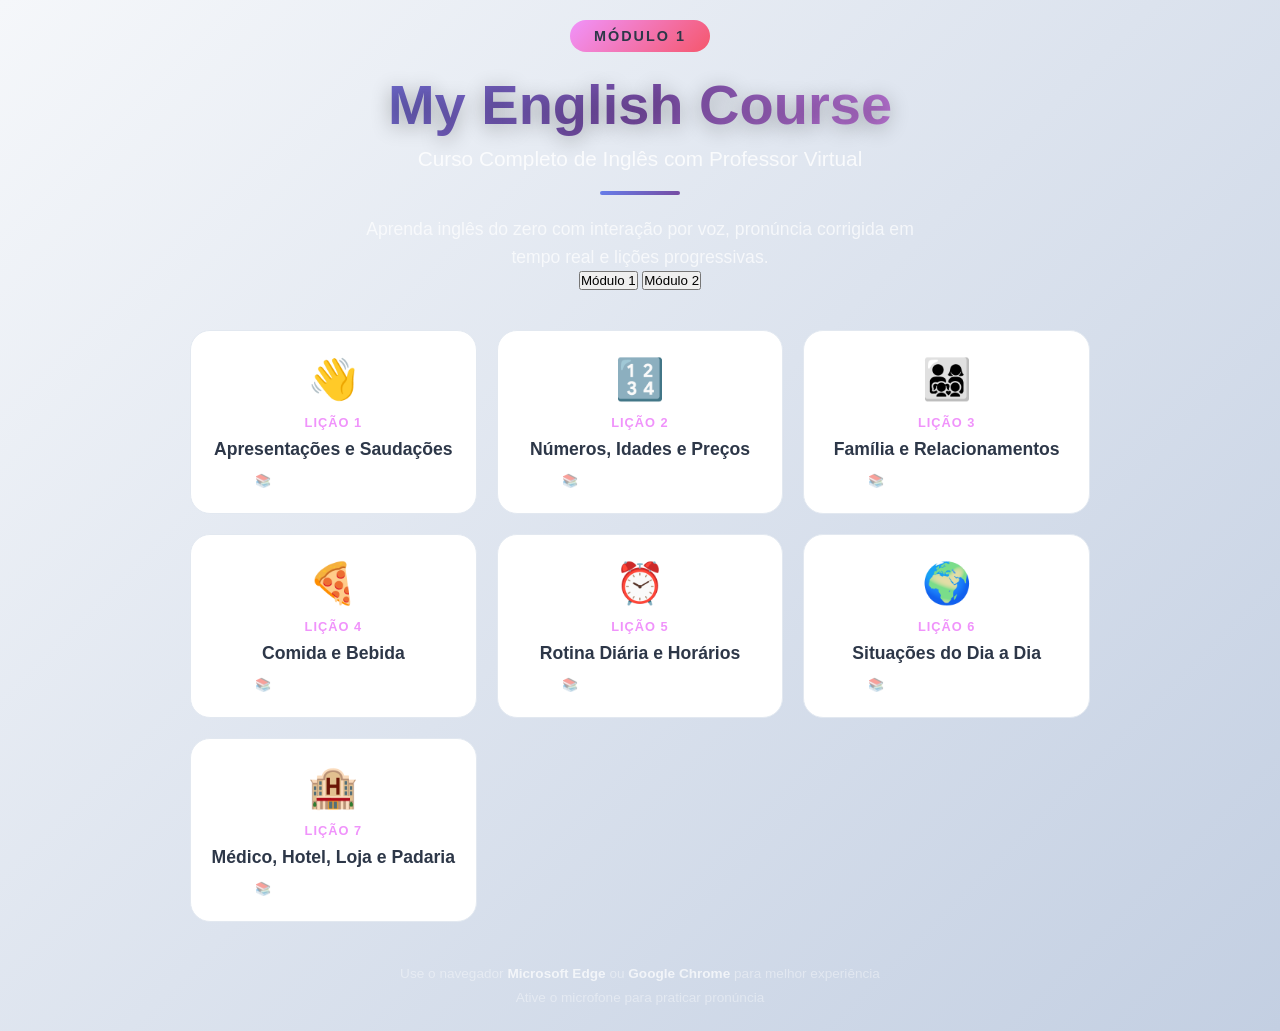
<file: My-English-Course-Modulo2.html>
﻿<!DOCTYPE html>
<html lang="pt-BR">
<head>
    <meta charset="UTF-8">
    <meta name="viewport" content="width=device-width, initial-scale=1.0">
    <title>My English Course - Modulo 2</title>
    <style>
* {
    margin: 0;
    padding: 0;
    box-sizing: border-box;
}

body {
    font-family: 'Segoe UI', Tahoma, Geneva, Verdana, sans-serif;
    background: linear-gradient(135deg, #e8f4f8 0%, #d1ecf1 50%, #bee5eb 100%);
    min-height: 100vh;
    color: #333;
}

/* ============================================
   TELA INICIAL - CAPA DO CURSO
   ============================================ */
.home-screen {
    min-height: 100vh;
    display: flex;
    align-items: center;
    justify-content: center;
    padding: 20px;
    background: linear-gradient(135deg, #f5f7fa 0%, #c3cfe2 100%);
}

.home-container {
    max-width: 900px;
    width: 100%;
    text-align: center;
}

.home-header {
    margin-bottom: 40px;
}

.course-badge {
    display: inline-block;
    background: linear-gradient(135deg, #f093fb 0%, #f5576c 100%);
    color: #2d3748;
    padding: 8px 24px;
    border-radius: 30px;
    font-size: 0.9rem;
    font-weight: bold;
    letter-spacing: 2px;
    margin-bottom: 20px;
    text-transform: uppercase;
}

.course-title {
    font-size: 3.5rem;
    font-weight: 800;
    color: #2d3748;
    margin-bottom: 10px;
    text-shadow: 0 4px 20px rgba(0,0,0,0.3);
    background: linear-gradient(135deg, #667eea 0%, #764ba2 50%, #f093fb 100%);
    -webkit-background-clip: text;
    -webkit-text-fill-color: transparent;
    background-clip: text;
}

.course-subtitle {
    font-size: 1.3rem;
    color: rgba(255,255,255,0.8);
    margin-bottom: 20px;
}

.course-divider {
    width: 80px;
    height: 4px;
    background: linear-gradient(135deg, #667eea, #764ba2);
    margin: 0 auto 20px;
    border-radius: 2px;
}

.course-description {
    font-size: 1.1rem;
    color: rgba(255,255,255,0.7);
    max-width: 600px;
    margin: 0 auto;
    line-height: 1.6;
}

.lessons-grid {
    display: grid;
    grid-template-columns: repeat(auto-fill, minmax(250px, 1fr));
    gap: 20px;
    margin-bottom: 40px;
}

.lesson-card {
    background: white;
    backdrop-filter: blur(10px);
    border: 1px solid #e2e8f0;
    border-radius: 20px;
    padding: 25px 20px;
    cursor: pointer;
    transition: all 0.4s cubic-bezier(0.175, 0.885, 0.32, 1.275);
    text-align: center;
}

.lesson-card:hover {
    transform: translateY(-8px) scale(1.02);
    background: rgba(255,255,255,0.15);
    border-color: rgba(102, 126, 234, 0.5);
    box-shadow: 0 20px 40px rgba(0,0,0,0.3), 0 0 30px rgba(102, 126, 234, 0.2);
}

.lesson-card:active {
    transform: translateY(-4px) scale(0.98);
}

.lesson-card-icon {
    font-size: 2.5rem;
    margin-bottom: 12px;
}

.lesson-card-number {
    font-size: 0.8rem;
    color: #f093fb;
    font-weight: bold;
    letter-spacing: 1px;
    text-transform: uppercase;
    margin-bottom: 8px;
}

.lesson-card-title {
    font-size: 1.1rem;
    font-weight: 700;
    color: #2d3748;
    margin-bottom: 12px;
    line-height: 1.3;
}

.lesson-card-meta {
    display: flex;
    justify-content: center;
    gap: 15px;
    font-size: 0.8rem;
    color: rgba(255,255,255,0.5);
}

.home-footer {
    color: rgba(255,255,255,0.4);
    font-size: 0.85rem;
    line-height: 1.8;
}

.home-footer strong {
    color: rgba(255,255,255,0.7);
}

/* ============================================
   TELA DA LIÇÃO
   ============================================ */
.lesson-screen {
    min-height: 100vh;
    background: linear-gradient(135deg, #4299e1 0%, #3182ce 100%);
}

.btn-back {
    background: rgba(255,255,255,0.2);
    color: #2d3748;
    border: none;
    padding: 10px 20px;
    border-radius: 10px;
    font-size: 1rem;
    font-weight: bold;
    cursor: pointer;
    transition: all 0.3s;
    display: inline-flex;
    align-items: center;
    gap: 8px;
    margin-bottom: 15px;
}

.btn-back:hover {
    background: rgba(255,255,255,0.3);
    transform: translateX(-3px);
}

.container {
    max-width: 900px;
    margin: 0 auto;
    padding: 20px;
}

.header {
    text-align: center;
    color: #2d3748;
    margin-bottom: 30px;
}

.header h1 {
    font-size: 2.5rem;
    margin-bottom: 10px;
    text-shadow: 2px 2px 4px rgba(0,0,0,0.2);
}

.subtitle {
    font-size: 1.1rem;
    opacity: 0.9;
}

.main-content {
    background: white;
    border-radius: 20px;
    padding: 30px;
    box-shadow: 0 10px 40px rgba(0,0,0,0.2);
}

.lesson-selector {
    text-align: center;
    margin-bottom: 30px;
}

.lesson-selector label {
    font-weight: bold;
    margin-right: 10px;
    font-size: 1.1rem;
}

.lesson-selector select {
    padding: 10px 20px;
    font-size: 1rem;
    border: 2px solid #667eea;
    border-radius: 10px;
    background: white;
    cursor: pointer;
    transition: all 0.3s;
}

.lesson-selector select:hover {
    border-color: #764ba2;
    box-shadow: 0 2px 10px rgba(102, 126, 234, 0.3);
}

.teacher-area {
    display: flex;
    align-items: flex-start;
    gap: 20px;
    margin-bottom: 30px;
}

.teacher-avatar {
    flex-shrink: 0;
    text-align: center;
}

.avatar-circle {
    width: 100px;
    height: 100px;
    background: linear-gradient(135deg, #4299e1 0%, #3182ce 100%);
    border-radius: 50%;
    display: flex;
    align-items: center;
    justify-content: center;
    box-shadow: 0 4px 15px rgba(102, 126, 234, 0.4);
    animation: pulse 2s infinite;
}

@keyframes pulse {
    0%, 100% { transform: scale(1); }
    50% { transform: scale(1.05); }
}

.avatar-emoji {
    font-size: 3rem;
}

.teacher-status {
    margin-top: 10px;
    font-size: 0.9rem;
    color: #666;
    font-style: italic;
}

.speech-bubble {
    background: #f0f4ff;
    border-radius: 20px;
    padding: 20px;
    position: relative;
    flex-grow: 1;
    border: 2px solid #e0e8ff;
}

.speech-bubble::before {
    content: '';
    position: absolute;
    left: -15px;
    top: 20px;
    border: 10px solid transparent;
    border-right-color: #e0e8ff;
}

.speech-bubble::after {
    content: '';
    position: absolute;
    left: -12px;
    top: 22px;
    border: 8px solid transparent;
    border-right-color: #f0f4ff;
}

#teacherText {
    font-size: 1.2rem;
    line-height: 1.6;
    color: #333;
}

.conversation-area {
    background: #f8f9fa;
    border-radius: 15px;
    padding: 20px;
    margin-bottom: 20px;
    max-height: 300px;
    overflow-y: auto;
}

.messages {
    display: flex;
    flex-direction: column;
    gap: 15px;
}

.message {
    padding: 12px 16px;
    border-radius: 12px;
    max-width: 80%;
}

.message.teacher {
    background: #e8f4ff;
    align-self: flex-start;
    border-bottom-left-radius: 4px;
}

.message.student {
    background: #d4edda;
    align-self: flex-end;
    border-bottom-right-radius: 4px;
}

.message .sender {
    font-weight: bold;
    display: block;
    margin-bottom: 5px;
    font-size: 0.85rem;
    color: #666;
}

.message .text {
    font-size: 1rem;
}

.pronunciation-feedback {
    background: #fff3cd;
    border-radius: 15px;
    padding: 20px;
    margin-bottom: 20px;
    display: none;
}

.pronunciation-feedback.active {
    display: block;
    animation: slideIn 0.3s ease;
}

@keyframes slideIn {
    from {
        opacity: 0;
        transform: translateY(-10px);
    }
    to {
        opacity: 1;
        transform: translateY(0);
    }
}

.pronunciation-feedback div {
    margin-bottom: 10px;
}

.pronunciation-feedback strong {
    color: #856404;
}

.expected-phrase, .your-speech {
    padding: 10px;
    background: white;
    border-radius: 8px;
    border-left: 4px solid #ffc107;
}

.your-speech {
    border-left-color: #28a745;
}

.accuracy {
    padding: 10px;
    background: white;
    border-radius: 8px;
    border-left: 4px solid #17a2b8;
}

.accuracy-bar {
    height: 10px;
    background: #e9ecef;
    border-radius: 5px;
    margin-top: 8px;
    overflow: hidden;
}

.accuracy-fill {
    height: 100%;
    background: linear-gradient(90deg, #dc3545, #ffc107, #28a745);
    width: 0%;
    transition: width 0.5s ease;
    border-radius: 5px;
}

.controls {
    display: flex;
    justify-content: center;
    gap: 15px;
    flex-wrap: wrap;
    margin-bottom: 30px;
}

.btn {
    padding: 12px 24px;
    font-size: 1rem;
    font-weight: bold;
    border: none;
    border-radius: 10px;
    cursor: pointer;
    display: flex;
    align-items: center;
    gap: 8px;
    transition: all 0.3s;
}

.btn:hover:not(:disabled) {
    transform: translateY(-2px);
    box-shadow: 0 4px 12px rgba(0,0,0,0.2);
}

.btn:disabled {
    opacity: 0.5;
    cursor: not-allowed;
}

.btn-icon {
    font-size: 1.2rem;
}

.btn-start {
    background: linear-gradient(135deg, #28a745, #20c997);
    color: #2d3748;
}

.btn-speak {
    background: linear-gradient(135deg, #dc3545, #e83e8c);
    color: #2d3748;
}

.btn-speak.recording {
    animation: recordingPulse 1s infinite;
}

@keyframes recordingPulse {
    0%, 100% { box-shadow: 0 0 0 0 rgba(220, 53, 69, 0.7); }
    50% { box-shadow: 0 0 0 15px rgba(220, 53, 69, 0); }
}

.btn-repeat {
    background: linear-gradient(135deg, #17a2b8, #6f42c1);
    color: #2d3748;
}

.btn-next {
    background: linear-gradient(135deg, #fd7e14, #ffc107);
    color: #2d3748;
}

.btn-stop {
    background: linear-gradient(135deg, #6c757d, #343a40);
    color: #2d3748;
}

.progress-area {
    text-align: center;
}

.progress-area h3 {
    margin-bottom: 15px;
    color: #495057;
}

.progress-bar {
    height: 20px;
    background: #e9ecef;
    border-radius: 10px;
    overflow: hidden;
    margin-bottom: 10px;
}

.progress-fill {
    height: 100%;
    background: linear-gradient(90deg, #667eea, #764ba2);
    width: 0%;
    transition: width 0.5s ease;
    border-radius: 10px;
}

#progressText {
    color: #666;
    font-size: 0.95rem;
}

.footer {
    text-align: center;
    color: #2d3748;
    margin-top: 30px;
    opacity: 0.9;
}

.footer .note {
    font-size: 0.85rem;
    margin-top: 5px;
    opacity: 0.8;
}

/* Estilos para Lição Info */
.lesson-info {
    display: flex;
    justify-content: space-between;
    align-items: center;
    margin-bottom: 20px;
    padding-bottom: 20px;
    border-bottom: 2px solid #e9ecef;
}

.lesson-selector {
    margin-bottom: 0;
}

.lesson-details {
    display: flex;
    gap: 15px;
}

.lesson-level, .lesson-duration {
    padding: 5px 15px;
    border-radius: 20px;
    font-size: 0.9rem;
    font-weight: bold;
}

.lesson-level {
    background: #e8f4ff;
    color: #0066cc;
}

.lesson-duration {
    background: #d4edda;
    color: #155724;
}

/* Estilos para Abas */
.tabs {
    display: flex;
    gap: 10px;
    margin-bottom: 20px;
    flex-wrap: wrap;
}

.tab-btn {
    padding: 12px 20px;
    font-size: 1rem;
    font-weight: bold;
    border: 2px solid #e9ecef;
    border-radius: 10px;
    background: white;
    cursor: pointer;
    transition: all 0.3s;
    flex: 1;
    min-width: 120px;
}

.tab-btn:hover {
    border-color: #667eea;
    background: #f8f9ff;
}

.tab-btn.active {
    background: linear-gradient(135deg, #667eea, #764ba2);
    color: #2d3748;
    border-color: transparent;
}

.tab-content {
    display: none;
    animation: fadeIn 0.3s ease;
}

.tab-content.active {
    display: block;
}

@keyframes fadeIn {
    from { opacity: 0; }
    to { opacity: 1; }
}

/* Estilos para Vocabulário */
.section-header {
    text-align: center;
    margin-bottom: 25px;
}

.section-header h2 {
    color: #333;
    margin-bottom: 5px;
}

.section-header p {
    color: #666;
    font-size: 0.95rem;
}

.vocabulary-list {
    display: grid;
    grid-template-columns: repeat(auto-fill, minmax(280px, 1fr));
    gap: 15px;
}

.vocab-card {
    background: #f8f9fa;
    border-radius: 12px;
    padding: 15px;
    border-left: 4px solid #667eea;
    cursor: pointer;
    transition: all 0.3s;
}

.vocab-card:hover {
    background: #f0f4ff;
    transform: translateX(5px);
    box-shadow: 0 4px 12px rgba(0,0,0,0.1);
}

.vocab-card .word {
    font-size: 1.2rem;
    font-weight: bold;
    color: #333;
    margin-bottom: 5px;
}

.vocab-card .pronunciation {
    font-size: 0.9rem;
    color: #666;
    font-style: italic;
    margin-bottom: 5px;
}

.vocab-card .translation {
    font-size: 1rem;
    color: #0066cc;
    margin-bottom: 8px;
}

.vocab-card .example {
    font-size: 0.9rem;
    color: #555;
    background: white;
    padding: 8px 12px;
    border-radius: 8px;
    border-left: 3px solid #28a745;
}

/* Estilos para Gramática */
.grammar-content {
    background: #f8f9fa;
    border-radius: 15px;
    padding: 25px;
}

.grammar-title {
    font-size: 1.4rem;
    color: #333;
    margin-bottom: 15px;
    text-align: center;
}

.grammar-explanation {
    background: white;
    padding: 15px;
    border-radius: 10px;
    margin-bottom: 20px;
    border-left: 4px solid #667eea;
    font-size: 1.05rem;
    line-height: 1.6;
}

.grammar-rules {
    margin-bottom: 25px;
}

.grammar-rules h3 {
    color: #495057;
    margin-bottom: 15px;
    font-size: 1.2rem;
}

.rule-card {
    background: white;
    border-radius: 10px;
    padding: 15px;
    margin-bottom: 15px;
    box-shadow: 0 2px 8px rgba(0,0,0,0.05);
}

.rule-card .rule {
    font-weight: bold;
    color: #667eea;
    font-size: 1.1rem;
    margin-bottom: 8px;
}

.rule-card .example {
    background: #f0f4ff;
    padding: 10px;
    border-radius: 8px;
    margin-bottom: 8px;
    font-style: italic;
}

.rule-card .note {
    font-size: 0.9rem;
    color: #666;
}

.grammar-extras {
    margin-top: 20px;
}

.grammar-extras h3 {
    color: #495057;
    margin-bottom: 15px;
    font-size: 1.2rem;
}

.extra-item {
    background: white;
    padding: 12px;
    border-radius: 8px;
    margin-bottom: 10px;
    display: flex;
    justify-content: space-between;
    align-items: center;
}

.extra-item .pattern {
    font-weight: bold;
    color: #333;
}

.extra-item .example {
    color: #666;
    font-style: italic;
}

/* Estilos para Conversações */
.conversations-list {
    display: flex;
    flex-direction: column;
    gap: 20px;
}

.conversation-card {
    background: #f8f9fa;
    border-radius: 15px;
    overflow: hidden;
}

.conversation-header {
    background: linear-gradient(135deg, #667eea, #764ba2);
    color: #2d3748;
    padding: 15px 20px;
}

.conversation-header h3 {
    margin-bottom: 5px;
}

.conversation-header p {
    opacity: 0.9;
    font-size: 0.95rem;
}

.conversation-body {
    padding: 20px;
}

.dialogue-line {
    display: flex;
    gap: 10px;
    margin-bottom: 15px;
    padding-bottom: 15px;
    border-bottom: 1px solid #e9ecef;
}

.dialogue-line:last-child {
    border-bottom: none;
    margin-bottom: 0;
    padding-bottom: 0;
}

.speaker-badge {
    width: 40px;
    height: 40px;
    border-radius: 50%;
    display: flex;
    align-items: center;
    justify-content: center;
    font-weight: bold;
    color: #2d3748;
    flex-shrink: 0;
}

.speaker-a {
    background: #667eea;
}

.speaker-b {
    background: #28a745;
}

.speaker-c {
    background: #fd7e14;
}

.dialogue-text {
    flex-grow: 1;
}

.dialogue-text .english {
    font-size: 1.05rem;
    color: #333;
    margin-bottom: 5px;
}

.dialogue-text .portuguese {
    font-size: 0.95rem;
    color: #666;
    font-style: italic;
}

.play-dialogue-btn {
    margin-top: 15px;
    width: 100%;
    padding: 12px;
    background: linear-gradient(135deg, #667eea, #764ba2);
    color: #2d3748;
    border: none;
    border-radius: 10px;
    font-size: 1rem;
    font-weight: bold;
    cursor: pointer;
    transition: all 0.3s;
}

.play-dialogue-btn:hover {
    transform: translateY(-2px);
    box-shadow: 0 4px 12px rgba(102, 126, 234, 0.4);
}

/* Estilos para Controles de Diálogo */
.dialogue-line {
    position: relative;
    transition: all 0.3s;
}

.dialogue-line.active {
    background: #e8f4ff;
    border-radius: 10px;
    padding: 10px;
    margin: -10px;
    box-shadow: 0 2px 8px rgba(102, 126, 234, 0.2);
}

.btn-play-line {
    width: 35px;
    height: 35px;
    border-radius: 50%;
    border: none;
    background: linear-gradient(135deg, #667eea, #764ba2);
    color: #2d3748;
    cursor: pointer;
    display: flex;
    align-items: center;
    justify-content: center;
    transition: all 0.3s;
    flex-shrink: 0;
}

.btn-play-line:hover {
    transform: scale(1.1);
    box-shadow: 0 2px 8px rgba(102, 126, 234, 0.4);
}

.dialogue-controls {
    display: flex;
    gap: 10px;
    margin-top: 20px;
    padding-top: 15px;
    border-top: 2px solid #e9ecef;
    flex-wrap: wrap;
}

.btn-dialogue-control {
    padding: 10px 15px;
    font-size: 0.9rem;
    font-weight: bold;
    border: none;
    border-radius: 8px;
    cursor: pointer;
    display: flex;
    align-items: center;
    gap: 5px;
    transition: all 0.3s;
}

.btn-dialogue-control:hover:not(:disabled) {
    transform: translateY(-2px);
    box-shadow: 0 4px 12px rgba(0,0,0,0.2);
}

.btn-dialogue-control:disabled {
    opacity: 0.5;
    cursor: not-allowed;
}

.btn-play-all {
    background: linear-gradient(135deg, #28a745, #20c997);
    color: #2d3748;
}

.btn-pause-dialogue {
    background: linear-gradient(135deg, #ffc107, #fd7e14);
    color: #2d3748;
}

.btn-stop-dialogue {
    background: linear-gradient(135deg, #dc3545, #e83e8c);
    color: #2d3748;
}

.btn-skip-dialogue {
    background: linear-gradient(135deg, #17a2b8, #6f42c1);
    color: #2d3748;
}

/* Estilos para Prática (já existentes) */
#tab-practice .teacher-area {
    display: flex;
    align-items: flex-start;
    gap: 20px;
    margin-bottom: 30px;
}

/* Estilos para Feedback de Pronúncia com Palavras */
.word-highlight {
    display: inline-block;
    padding: 2px 6px;
    margin: 2px;
    border-radius: 4px;
    font-weight: bold;
}

.word-highlight.correct {
    background: #d4edda;
    color: #155724;
}

.word-highlight.incorrect {
    background: #f8d7da;
    color: #721c24;
}

/* Estilos para Dicas */
.tips-section {
    margin-top: 15px;
    padding: 15px;
    background: #fff3cd;
    border-radius: 10px;
    border-left: 4px solid #ffc107;
}

.tips-section h4 {
    color: #856404;
    margin-bottom: 10px;
}

.tips-list {
    list-style: none;
}

.tips-list li {
    padding: 5px 0;
    color: #856404;
    font-size: 0.95rem;
}

.tips-list li:before {
    content: "•";
    color: #ffc107;
    font-weight: bold;
    margin-right: 8px;
}

/* Estilos para Chat com Professor */
.chat-header {
    display: flex;
    justify-content: space-between;
    align-items: center;
    margin-bottom: 20px;
    padding-bottom: 20px;
    border-bottom: 2px solid #e9ecef;
}

.teacher-avatar-small {
    display: flex;
    align-items: center;
    gap: 15px;
}

.avatar-circle-small {
    width: 60px;
    height: 60px;
    background: linear-gradient(135deg, #4299e1 0%, #3182ce 100%);
    border-radius: 50%;
    display: flex;
    align-items: center;
    justify-content: center;
    box-shadow: 0 4px 12px rgba(102, 126, 234, 0.3);
}

.avatar-emoji-small {
    font-size: 2rem;
}

.teacher-info h3 {
    margin: 0;
    color: #333;
    font-size: 1.2rem;
}

.teacher-status-small {
    margin: 0;
    color: #28a745;
    font-size: 0.9rem;
    font-weight: bold;
}

.scenario-selector {
    display: flex;
    align-items: center;
    gap: 10px;
}

.scenario-selector label {
    font-weight: bold;
    color: #495057;
}

.scenario-selector select {
    padding: 8px 15px;
    font-size: 1rem;
    border: 2px solid #667eea;
    border-radius: 8px;
    background: white;
    cursor: pointer;
    transition: all 0.3s;
}

.scenario-selector select:hover {
    border-color: #764ba2;
}

.chat-area {
    background: #f8f9fa;
    border-radius: 15px;
    padding: 20px;
    margin-bottom: 20px;
    min-height: 400px;
    max-height: 500px;
    overflow-y: auto;
}

.chat-messages {
    display: flex;
    flex-direction: column;
    gap: 20px;
}

.chat-message {
    display: flex;
    gap: 12px;
    max-width: 85%;
    animation: messageSlide 0.3s ease;
}

@keyframes messageSlide {
    from {
        opacity: 0;
        transform: translateY(10px);
    }
    to {
        opacity: 1;
        transform: translateY(0);
    }
}

.chat-message.teacher {
    align-self: flex-start;
}

.chat-message.student {
    align-self: flex-end;
    flex-direction: row-reverse;
}

.chat-avatar {
    width: 45px;
    height: 45px;
    border-radius: 50%;
    display: flex;
    align-items: center;
    justify-content: center;
    font-size: 1.5rem;
    flex-shrink: 0;
}

.chat-message.teacher .chat-avatar {
    background: linear-gradient(135deg, #667eea, #764ba2);
}

.chat-message.student .chat-avatar {
    background: linear-gradient(135deg, #28a745, #20c997);
}

.chat-bubble {
    background: white;
    border-radius: 15px;
    padding: 15px 18px;
    box-shadow: 0 2px 8px rgba(0,0,0,0.08);
}

.chat-message.teacher .chat-bubble {
    border-bottom-left-radius: 5px;
}

.chat-message.student .chat-bubble {
    border-bottom-right-radius: 5px;
    background: #e8f4ff;
}

.chat-bubble p {
    margin: 0;
    line-height: 1.5;
}

.chat-translation {
    font-size: 0.9rem;
    color: #666;
    font-style: italic;
    margin-top: 8px !important;
    padding-top: 8px;
    border-top: 1px solid #e9ecef;
}

.chat-feedback {
    margin-top: 10px;
    padding: 8px 12px;
    border-radius: 8px;
    font-size: 0.9rem;
    font-weight: bold;
}

.chat-feedback.correct {
    background: #d4edda;
    color: #155724;
}

.chat-feedback.incorrect {
    background: #fff3cd;
    color: #856404;
}

.chat-controls {
    margin-bottom: 20px;
}

.chat-input-area {
    display: flex;
    gap: 10px;
    margin-bottom: 10px;
}

.chat-input {
    flex-grow: 1;
    padding: 12px 18px;
    font-size: 1rem;
    border: 2px solid #e9ecef;
    border-radius: 10px;
    transition: all 0.3s;
}

.chat-input:focus {
    outline: none;
    border-color: #667eea;
    box-shadow: 0 0 0 3px rgba(102, 126, 234, 0.1);
}

.btn-chat-speak {
    background: linear-gradient(135deg, #dc3545, #e83e8c);
    color: #2d3748;
    padding: 12px 20px;
    border: none;
    border-radius: 10px;
    font-size: 1rem;
    font-weight: bold;
    cursor: pointer;
    transition: all 0.3s;
}

.btn-chat-speak:hover {
    transform: translateY(-2px);
    box-shadow: 0 4px 12px rgba(220, 53, 69, 0.3);
}

.btn-chat-speak.recording {
    animation: recordingPulse 1s infinite;
    background: linear-gradient(135deg, #ff0000, #ff6b6b);
}

.btn-chat-send {
    background: linear-gradient(135deg, #667eea, #764ba2);
    color: #2d3748;
    padding: 12px 20px;
    border: none;
    border-radius: 10px;
    font-size: 1rem;
    font-weight: bold;
    cursor: pointer;
    transition: all 0.3s;
}

.btn-chat-send:hover {
    transform: translateY(-2px);
    box-shadow: 0 4px 12px rgba(102, 126, 234, 0.3);
}

.chat-hint {
    background: #fff3cd;
    padding: 10px 15px;
    border-radius: 8px;
    border-left: 4px solid #ffc107;
}

.chat-hint p {
    margin: 0;
    color: #856404;
    font-size: 0.9rem;
}

.chat-scoring {
    display: flex;
    justify-content: center;
    align-items: center;
    gap: 30px;
    padding: 20px;
    background: #f8f9fa;
    border-radius: 15px;
}

.score-item {
    text-align: center;
}

.score-label {
    display: block;
    font-size: 0.9rem;
    color: #666;
    margin-bottom: 5px;
}

.score-value {
    display: block;
    font-size: 1.5rem;
    font-weight: bold;
    color: #333;
}

.btn-chat-reset {
    background: linear-gradient(135deg, #6c757d, #343a40);
    color: #2d3748;
    padding: 10px 20px;
    border: none;
    border-radius: 8px;
    font-size: 1rem;
    font-weight: bold;
    cursor: pointer;
    transition: all 0.3s;
}

.btn-chat-reset:hover {
    transform: translateY(-2px);
    box-shadow: 0 4px 12px rgba(0,0,0,0.2);
}

/* Estilos para Números */
.numbers-section {
    margin-top: 25px;
    padding-top: 20px;
    border-top: 2px solid #e9ecef;
}

.numbers-title {
    text-align: center;
    color: #333;
    font-size: 1.3rem;
    margin-bottom: 5px;
}

.numbers-subtitle {
    text-align: center;
    color: #666;
    font-size: 0.9rem;
    margin-bottom: 15px;
}

.numbers-grid {
    display: grid;
    grid-template-columns: repeat(auto-fill, minmax(100px, 1fr));
    gap: 10px;
}

.number-card {
    background: white;
    border-radius: 10px;
    padding: 12px 8px;
    text-align: center;
    cursor: pointer;
    transition: all 0.3s;
    border: 2px solid #e0e8ff;
    box-shadow: 0 2px 6px rgba(0,0,0,0.05);
}

.number-card:hover {
    background: #f0f4ff;
    border-color: #667eea;
    transform: scale(1.05);
    box-shadow: 0 4px 12px rgba(102, 126, 234, 0.2);
}

.number-card .number-value {
    font-size: 1.4rem;
    font-weight: bold;
    color: #667eea;
    margin-bottom: 4px;
}

.number-card .number-word {
    font-size: 0.9rem;
    color: #333;
    margin-bottom: 2px;
}

.number-card .number-pronunciation {
    font-size: 0.75rem;
    color: #999;
    font-style: italic;
}

/* Estilos para Frases de Exemplo (Grammar Sentences) */
.grammar-sentences {
    margin-top: 25px;
}

.grammar-sentences h3 {
    color: #495057;
    margin-bottom: 15px;
    font-size: 1.2rem;
}

.sentence-card {
    background: white;
    border-radius: 10px;
    padding: 15px;
    margin-bottom: 12px;
    box-shadow: 0 2px 8px rgba(0,0,0,0.05);
    border-left: 4px solid #28a745;
}

.sentence-card .sentence-english {
    font-size: 1.1rem;
    font-weight: bold;
    color: #333;
    margin-bottom: 5px;
}

.sentence-card .sentence-portuguese {
    font-size: 0.95rem;
    color: #666;
    font-style: italic;
    margin-bottom: 8px;
}

.sentence-card .sentence-structure {
    font-size: 0.85rem;
    color: #667eea;
    background: #f0f4ff;
    padding: 6px 10px;
    border-radius: 6px;
    display: inline-block;
}

/* Estilos para Elementos Clicáveis */
.clickable {
    cursor: pointer;
    transition: all 0.3s;
}

.clickable:hover {
    transform: translateY(-2px);
    box-shadow: 0 4px 12px rgba(102, 126, 234, 0.2);
}

.rule-card.clickable {
    border-left: 4px solid #667eea;
}

.sentence-card.clickable {
    border-left: 4px solid #28a745;
}

.click-hint {
    font-size: 0.8rem;
    color: #999;
    margin-top: 8px;
    text-align: right;
    font-style: italic;
    opacity: 0;
    transition: opacity 0.3s;
}

.clickable:hover .click-hint {
    opacity: 1;
}

/* Media Queries */
@media (max-width: 768px) {
    .lesson-info {
        flex-direction: column;
        gap: 15px;
    }
    
    .tabs {
        flex-direction: column;
    }
    
    .tab-btn {
        min-width: 100%;
    }
    
    .vocabulary-list {
        grid-template-columns: 1fr;
    }
    
    .dialogue-line {
        flex-direction: column;
        align-items: flex-start;
    }
    
    .speaker-badge {
        margin-bottom: 10px;
    }
    
    .chat-header {
        flex-direction: column;
        gap: 15px;
    }
    
    .chat-input-area {
        flex-direction: column;
    }
    
    .chat-scoring {
        flex-wrap: wrap;
        gap: 15px;
    }
    
    .chat-message {
        max-width: 95%;
    }
}

@media (max-width: 600px) {
    .header h1 {
        font-size: 1.8rem;
    }
    
    .teacher-area {
        flex-direction: column;
        align-items: center;
    }
    
    .speech-bubble::before,
    .speech-bubble::after {
        display: none;
    }
    
    .controls {
        flex-direction: column;
    }
    
    .btn {
        width: 100%;
        justify-content: center;
    }
}
    </style>
</head>
<body>


    <!-- TELA INICIAL - CAPA -->
    <div id="homeScreen" class="home-screen">
        <div class="home-container">
            <div class="home-header">
                <div class="course-badge" id="moduleBadge">MÓDULO 1</div>
                <h1 class="course-title">My English Course</h1>
                <p class="course-subtitle">Curso Completo de Inglês com Professor Virtual</p>
                <div class="course-divider"></div>
                <p class="course-description">Aprenda inglês do zero com interação por voz, pronúncia corrigida em tempo real e lições progressivas.</p>
                
                <!-- Seletor de Módulo -->
                <div class="module-selector">
                    <button class="module-btn active" data-module="1" onclick="switchModule(1)">Módulo 1</button>
                    <button class="module-btn" data-module="2" onclick="switchModule(2)">Módulo 2</button>
                </div>
            </div>

            <div class="lessons-grid" id="lessonsGrid">
                <!-- Modulo 1 -->
                <div class="lesson-card module-1" onclick="enterLesson(1)">
                    <div class="lesson-card-icon">👋</div>
                    <div class="lesson-card-number">Lição 1</div>
                    <div class="lesson-card-title">Apresentações e Saudações</div>
                    <div class="lesson-card-meta">
                        <span>📚 Vocabulário</span>
                        <span>⏱ 20 min</span>
                    </div>
                </div>

                <div class="lesson-card module-1" onclick="enterLesson(2)">
                    <div class="lesson-card-icon">🔢</div>
                    <div class="lesson-card-number">Lição 2</div>
                    <div class="lesson-card-title">Números, Idades e Preços</div>
                    <div class="lesson-card-meta">
                        <span>📚 Vocabulário</span>
                        <span>⏱ 25 min</span>
                    </div>
                </div>

                <div class="lesson-card module-1" onclick="enterLesson(3)">
                    <div class="lesson-card-icon">👨‍👩‍👧‍👦</div>
                    <div class="lesson-card-number">Lição 3</div>
                    <div class="lesson-card-title">Família e Relacionamentos</div>
                    <div class="lesson-card-meta">
                        <span>📚 Vocabulário</span>
                        <span>⏱ 20 min</span>
                    </div>
                </div>

                <div class="lesson-card module-1" onclick="enterLesson(4)">
                    <div class="lesson-card-icon">🍕</div>
                    <div class="lesson-card-number">Lição 4</div>
                    <div class="lesson-card-title">Comida e Bebida</div>
                    <div class="lesson-card-meta">
                        <span>📚 Vocabulário</span>
                        <span>⏱ 25 min</span>
                    </div>
                </div>

                <div class="lesson-card module-1" onclick="enterLesson(5)">
                    <div class="lesson-card-icon">⏰</div>
                    <div class="lesson-card-number">Lição 5</div>
                    <div class="lesson-card-title">Rotina Diária e Horários</div>
                    <div class="lesson-card-meta">
                        <span>📚 Vocabulário</span>
                        <span>⏱ 25 min</span>
                    </div>
                </div>

                <div class="lesson-card module-1" onclick="enterLesson(6)">
                    <div class="lesson-card-icon">🌍</div>
                    <div class="lesson-card-number">Lição 6</div>
                    <div class="lesson-card-title">Situações do Dia a Dia</div>
                    <div class="lesson-card-meta">
                        <span>📚 Vocabulário</span>
                        <span>⏱ 30 min</span>
                    </div>
                </div>

                <div class="lesson-card module-1" onclick="enterLesson(7)">
                    <div class="lesson-card-icon">🏨</div>
                    <div class="lesson-card-number">Lição 7</div>
                    <div class="lesson-card-title">Médico, Hotel, Loja e Padaria</div>
                    <div class="lesson-card-meta">
                        <span>📚 Vocabulário</span>
                        <span>⏱ 30 min</span>
                    </div>
                </div>

                <!-- Modulo 2 -->
                <div class="lesson-card module-2" style="display: none;" onclick="enterLesson(8)">
                    <div class="lesson-card-icon">📝</div>
                    <div class="lesson-card-number">Lição 8</div>
                    <div class="lesson-card-title">Present Simple - Parte 1</div>
                    <div class="lesson-card-meta">
                        <span>📚 Vocabulário</span>
                        <span>⏱ 25 min</span>
                    </div>
                </div>

                <div class="lesson-card module-2" style="display: none;" onclick="enterLesson(9)">
                    <div class="lesson-card-icon">📝</div>
                    <div class="lesson-card-number">Lição 9</div>
                    <div class="lesson-card-title">Present Simple - Parte 2</div>
                    <div class="lesson-card-meta">
                        <span>📚 Vocabulário</span>
                        <span>⏱ 25 min</span>
                    </div>
                </div>

                <div class="lesson-card module-2" style="display: none;" onclick="enterLesson(10)">
                    <div class="lesson-card-icon">🏃</div>
                    <div class="lesson-card-number">Lição 10</div>
                    <div class="lesson-card-title">Verbos do Dia a Dia</div>
                    <div class="lesson-card-meta">
                        <span>📚 Vocabulário</span>
                        <span>⏱ 30 min</span>
                    </div>
                </div>

                <div class="lesson-card module-2" style="display: none;" onclick="enterLesson(11)">
                    <div class="lesson-card-icon">⏳</div>
                    <div class="lesson-card-number">Lição 11</div>
                    <div class="lesson-card-title">Present Continuous</div>
                    <div class="lesson-card-meta">
                        <span>📚 Vocabulário</span>
                        <span>⏱ 25 min</span>
                    </div>
                </div>

                <div class="lesson-card module-2" style="display: none;" onclick="enterLesson(12)">
                    <div class="lesson-card-icon">❓</div>
                    <div class="lesson-card-number">Lição 12</div>
                    <div class="lesson-card-title">Perguntas e Respostas</div>
                    <div class="lesson-card-meta">
                        <span>📚 Vocabulário</span>
                        <span>⏱ 25 min</span>
                    </div>
                </div>

                <div class="lesson-card module-2" style="display: none;" onclick="enterLesson(13)">
                    <div class="lesson-card-icon">📍</div>
                    <div class="lesson-card-number">Lição 13</div>
                    <div class="lesson-card-title">Lugares e Locuções</div>
                    <div class="lesson-card-meta">
                        <span>📚 Vocabulário</span>
                        <span>⏱ 30 min</span>
                    </div>
                </div>

                <div class="lesson-card module-2" style="display: none;" onclick="enterLesson(14)">
                    <div class="lesson-card-icon">💬</div>
                    <div class="lesson-card-number">Lição 14</div>
                    <div class="lesson-card-title">Conversação Combinada</div>
                    <div class="lesson-card-meta">
                        <span>📚 Vocabulário</span>
                        <span>⏱ 30 min</span>
                    </div>
                </div>
            </div>

            <div class="home-footer">
                <p>Use o navegador <strong>Microsoft Edge</strong> ou <strong>Google Chrome</strong> para melhor experiência</p>
                <p>Ative o microfone para praticar pronúncia</p>
            </div>
        </div>
    </div>

    <!-- TELA DA LIÇÃO -->
    <div id="lessonScreen" class="lesson-screen" style="display: none;">
        <div class="container">
            <header class="header">
                <button class="btn-back" onclick="goHome()">
                    <span>←</span> Voltar
                </button>
                <h1 id="lessonTitle">My English Course</h1>
                <p class="subtitle" id="lessonSubtitle">Módulo 1</p>
            </header>

            <main class="main-content">
                <div class="lesson-info">
                    <div class="lesson-selector">
                        <label for="lessonSelect">Lição:</label>
                        <select id="lessonSelect">
                            <option value="1">Lição 1: Apresentações e Saudações</option>
                            <option value="2">Lição 2: Números, Idades e Preços</option>
                            <option value="3">Lição 3: Família e Relacionamentos</option>
                            <option value="4">Lição 4: Comida e Bebida</option>
                            <option value="5">Lição 5: Rotina Diária e Horários</option>
                            <option value="6">Lição 6: Situações do Dia a Dia</option>
                            <option value="7">Lição 7: Médico, Hotel, Loja e Padaria</option>
                            <option value="8">Lição 8: Present Simple - Parte 1</option>
                            <option value="9">Lição 9: Present Simple - Parte 2</option>
                            <option value="10">Lição 10: Verbos do Dia a Dia</option>
                            <option value="11">Lição 11: Present Continuous</option>
                            <option value="12">Lição 12: Perguntas e Respostas</option>
                            <option value="13">Lição 13: Lugares e Locuções</option>
                            <option value="14">Lição 14: Conversação Combinada</option>
                        </select>
                    </div>
                    <div class="lesson-details">
                        <span class="lesson-level" id="lessonLevel">Básico</span>
                        <span class="lesson-duration" id="lessonDuration">15 min</span>
                    </div>
                </div>

                <div class="tabs">
                    <button class="tab-btn active" data-tab="vocabulary">📚 Vocabulário</button>
                    <button class="tab-btn" data-tab="grammar">📖 Gramática</button>
                    <button class="tab-btn" data-tab="conversations">💬 Diálogos</button>
                    <button class="tab-btn" data-tab="chat">🗣️ Professor</button>
                    <button class="tab-btn" data-tab="practice">🎤 Prática</button>
                </div>

                <div class="tab-content active" id="tab-vocabulary">
                    <div class="section-header">
                        <h2>Vocabulário da Lição</h2>
                        <p>Clique em uma palavra para ouvir a pronúncia</p>
                    </div>
                    <div class="vocabulary-list" id="vocabularyList"></div>
                </div>

                <div class="tab-content" id="tab-grammar">
                    <div class="section-header">
                        <h2>Gramática</h2>
                        <p>Clique nas regras e frases para ouvir a pronúncia</p>
                    </div>
                    <div class="grammar-content" id="grammarContent"></div>
                </div>

                <div class="tab-content" id="tab-conversations">
                    <div class="section-header">
                        <h2>Diálogos Prontos</h2>
                        <p>Pratique conversas do dia a dia com situações reais</p>
                    </div>
                    <div class="conversations-list" id="conversationsList"></div>
                </div>

                <div class="tab-content" id="tab-chat">
                    <div class="chat-header">
                        <div class="teacher-avatar-small">
                            <div class="avatar-circle-small">
                                <span class="avatar-emoji-small">👩‍🏫</span>
                            </div>
                            <div class="teacher-info">
                                <h3>Professora Sarah</h3>
                                <p class="teacher-status-small" id="chatTeacherStatus">Online agora</p>
                            </div>
                        </div>
                        <div class="scenario-selector">
                            <label for="scenarioSelect">Cenário:</label>
                            <select id="scenarioSelect">
                                <option value="1">🗣️ Conversação Livre</option>
                                <option value="2">🍽️ No Restaurante</option>
                                <option value="3">👗 Na Loja de Roupas</option>
                                <option value="4">🏥 No Consultório Médico</option>
                                <option value="5">📞 Fazendo um Telefonema</option>
                                <option value="6">🥐 Na Padaria</option>
                                <option value="7">👤 Apresentação Pessoal</option>
                                <option value="8">💼 No Trabalho</option>
                                <option value="9">📚 Na Escola</option>
                                <option value="10">🎉 Fim de Semana</option>
                                <option value="11">✈️ Viagem</option>
                                <option value="12">🏥 Saúde</option>
                            </select>
                        </div>
                    </div>

                    <div class="chat-area" id="chatArea">
                        <div class="chat-messages" id="chatMessages">
                        </div>
                    </div>

                    <div class="chat-controls">
                        <div class="chat-input-area">
                            <button class="btn btn-chat-speak" id="btnChatSpeak">
                                <span class="btn-icon">🎤</span> Falar
                            </button>
                            <input type="text" id="chatInput" placeholder="Digite sua resposta aqui (ex: My name is Maria ou Maria)..." class="chat-input">
                            <button class="btn btn-chat-send" id="btnChatSend">
                                <span class="btn-icon">📤</span> Enviar
                            </button>
                        </div>
                        <div class="chat-hint" id="chatHint">
                            <p>💡 <strong>Dica:</strong> Clique no microfone e fale em inglês, ou digite sua resposta</p>
                        </div>
                    </div>

                    <div class="chat-scoring">
                        <div class="score-item">
                            <span class="score-label">Acertos:</span>
                            <span class="score-value" id="chatCorrect">0</span>
                        </div>
                        <div class="score-item">
                            <span class="score-label">Total:</span>
                            <span class="score-value" id="chatTotal">0</span>
                        </div>
                        <div class="score-item">
                            <span class="score-label">Precisão:</span>
                            <span class="score-value" id="chatAccuracy">0%</span>
                        </div>
                        <button class="btn btn-chat-reset" id="btnChatReset">
                            <span class="btn-icon">🔄</span> Recomeçar
                        </button>
                    </div>
                </div>

                <div class="tab-content" id="tab-practice">
                    <div class="teacher-area">
                        <div class="teacher-avatar" id="teacherAvatar">
                            <div class="avatar-circle">
                                <span class="avatar-emoji">👩‍🏫</span>
                            </div>
                            <div class="teacher-status" id="teacherStatus">Professor pronto</div>
                        </div>

                        <div class="speech-bubble" id="speechBubble">
                            <p id="teacherText">Olá! Vamos praticar? Clique em "Iniciar Aula" para começar!</p>
                        </div>
                    </div>

                    <div class="conversation-area">
                        <div class="messages" id="messages">
                            <div class="message teacher">
                                <span class="sender">Professor:</span>
                                <span class="text">Olá! Bem-vindo à prática de pronúncia.</span>
                            </div>
                        </div>
                    </div>

                    <div class="pronunciation-feedback" id="pronunciationFeedback">
                        <div class="expected-phrase">
                            <strong>Frase esperada:</strong>
                            <span id="expectedText">-</span>
                        </div>
                        <div class="your-speech">
                            <strong>Sua fala:</strong>
                            <span id="yourSpeechText">-</span>
                        </div>
                        <div class="accuracy">
                            <strong>Precisão:</strong>
                            <span id="accuracyPercent">0%</span>
                            <div class="accuracy-bar">
                                <div class="accuracy-fill" id="accuracyFill"></div>
                            </div>
                        </div>
                    </div>

                    <div class="controls">
                        <button class="btn btn-start" id="btnStart">
                            <span class="btn-icon">▶</span> Iniciar Aula
                        </button>
                        <button class="btn btn-speak" id="btnSpeak" disabled>
                            <span class="btn-icon">🎤</span> Falar
                        </button>
                        <button class="btn btn-repeat" id="btnRepeat" disabled>
                            <span class="btn-icon">🔊</span> Repetir
                        </button>
                        <button class="btn btn-next" id="btnNext" disabled>
                            <span class="btn-icon">➡</span> Próxima
                        </button>
                        <button class="btn btn-stop" id="btnStop" disabled>
                            <span class="btn-icon">⏹</span> Parar
                        </button>
                    </div>

                    <div class="progress-area">
                        <h3>Progresso da Prática</h3>
                        <div class="progress-bar">
                            <div class="progress-fill" id="progressFill"></div>
                        </div>
                        <p id="progressText">0 de 5 frases completadas</p>
                    </div>
                </div>
            </main>

            <footer class="footer">
                <p>My English Course - Módulo 1</p>
                <p class="note">Use o navegador Microsoft Edge para melhor experiência</p>
            </footer>
        </div>
    </div>

    <script>
        let currentModule = 1;
        
        function switchModule(module) {
            currentModule = module;
            
            // Atualizar botões do seletor
            document.querySelectorAll('.module-btn').forEach(btn => {
                btn.classList.remove('active');
                if (btn.dataset.module == module) {
                    btn.classList.add('active');
                }
            });
            
            // Atualizar badge
            document.getElementById('moduleBadge').textContent = 'MÓDULO ' + module;
            
            // Mostrar/esconder cards
            document.querySelectorAll('.module-1').forEach(card => {
                card.style.display = module == 1 ? 'block' : 'none';
            });
            document.querySelectorAll('.module-2').forEach(card => {
                card.style.display = module == 2 ? 'block' : 'none';
            });
            
            // Atualizar dropdown de lições
            const select = document.getElementById('lessonSelect');
            select.innerHTML = '';
            
            if (module == 1) {
                select.innerHTML = `
                    <option value="1">Lição 1: Apresentações e Saudações</option>
                    <option value="2">Lição 2: Números, Idades e Preços</option>
                    <option value="3">Lição 3: Família e Relacionamentos</option>
                    <option value="4">Lição 4: Comida e Bebida</option>
                    <option value="5">Lição 5: Rotina Diária e Horários</option>
                    <option value="6">Lição 6: Situações do Dia a Dia</option>
                    <option value="7">Lição 7: Médico, Hotel, Loja e Padaria</option>
                `;
            } else {
                select.innerHTML = `
                    <option value="8">Lição 8: Present Simple - Parte 1</option>
                    <option value="9">Lição 9: Present Simple - Parte 2</option>
                    <option value="10">Lição 10: Verbos do Dia a Dia</option>
                    <option value="11">Lição 11: Present Continuous</option>
                    <option value="12">Lição 12: Perguntas e Respostas</option>
                    <option value="13">Lição 13: Lugares e Locuções</option>
                    <option value="14">Lição 14: Conversação Combinada</option>
                `;
            }
        }
        
        function enterLesson(num) {
            document.getElementById('homeScreen').style.display = 'none';
            document.getElementById('lessonScreen').style.display = 'block';
            
            // Set the lesson select value
            document.getElementById('lessonSelect').value = num;
            
            // Trigger the lesson load
            const event = new Event('change');
            document.getElementById('lessonSelect').dispatchEvent(event);
            
            // Scroll to top
            window.scrollTo(0, 0);
        }
        
        function goHome() {
            document.getElementById('lessonScreen').style.display = 'none';
            document.getElementById('homeScreen').style.display = 'block';
            window.scrollTo(0, 0);
        }
    </script>
    <script src="js/lessons.js"></script>
    <script src="js/conversations.js"></script>
    <script src="js/speech.js"></script>
    <script src="js/app.js"></script>


    <script>
const lessons = {
    1: {
        title: "Apresentações e Saudações",
        description: "Aprenda a se apresentar e cumprimentar pessoas",
        level: "Básico",
        duration: "20 min",
        
        vocabulary: [
            { word: "Hello", translation: "Olá", pronunciation: "he-LOU", example: "Hello, my name is John." },
            { word: "Hi", pronunciation: "hai", translation: "Oi", example: "Hi! How are you?" },
            { word: "Good morning", translation: "Bom dia", pronunciation: "GUUD MOR-ning", example: "Good morning, teacher!" },
            { word: "Good afternoon", translation: "Boa tarde", pronunciation: "GUUD af-ter-NOON", example: "Good afternoon, everyone." },
            { word: "Good evening", translation: "Boa noite", pronunciation: "GUUD EE-ving", example: "Good evening, sir." },
            { word: "Goodbye", translation: "Adeus/Tchau", pronunciation: "GUUD-bai", example: "Goodbye! See you tomorrow." },
            { word: "Please", translation: "Por favor", pronunciation: "PLIISE", example: "Water, please." },
            { word: "Thank you", translation: "Obrigado/a", pronunciation: "SANK you", example: "Thank you very much!" },
            { word: "You're welcome", translation: "De nada", pronunciation: "your WEL-kum", example: "You're welcome." },
            { word: "Sorry", translation: "Desculpe", pronunciation: "SO-ree", example: "Sorry, I'm late." },
            { word: "Excuse me", translation: "Com licença", pronunciation: "eks-KYOOS mii", example: "Excuse me, where is the bathroom?" },
            { word: "Nice", translation: "Bom/Agradável", pronunciation: "NAIS", example: "Nice to meet you!" },
            { word: "Meet", translation: "Conhecer", pronunciation: "MIIT", example: "Nice to meet you." },
            { word: "Name", translation: "Nome", pronunciation: "NEIM", example: "What is your name?" },
            { word: "My", translation: "Meu/Minha", pronunciation: "MAI", example: "My name is Maria." },
            { word: "Your", translation: "Seu/Sua", pronunciation: "YOUR", example: "What is your name?" },
            { word: "I", translation: "Eu", pronunciation: "AI", example: "I am from Brazil." },
            { word: "Am", translation: "Sou/Estou (com I)", pronunciation: "AM", example: "I am happy." },
            { word: "Is", translation: "É/Está", pronunciation: "IS", example: "She is a teacher." },
            { word: "Are", translation: "São/Estão", pronunciation: "AR", example: "You are very kind." },
            { word: "Good", translation: "Bom/Bem", pronunciation: "GUUD", example: "I am good." },
            { word: "Fine", translation: "Bem (saúde)", pronunciation: "FAIN", example: "I am fine." },
            { word: "Great", translation: "Ótimo/Excelente", pronunciation: "GREIT", example: "That's great!" },
            { word: "Happy", translation: "Feliz", pronunciation: "HA-pee", example: "I am happy." },
            { word: "Not", translation: "Não", pronunciation: "NOT", example: "I am not tired." },
            { word: "Don't", translation: "Não (verbo)", pronunciation: "DOUNT", example: "I don't know." },
            { word: "From", translation: "De (origem)", pronunciation: "FROM", example: "I am from Brazil." },
            { word: "Yes", translation: "Sim", pronunciation: "YES", example: "Yes, I am." },
            { word: "No", translation: "Não", pronunciation: "NOU", example: "No, thank you." },
            { word: "Or", translation: "Ou", pronunciation: "OR", example: "Coffee or tea?" },
            { word: "Just", translation: "Só/Apenas", pronunciation: "JAST", example: "Just water, please." },
            { word: "Me", translation: "Mim", pronunciation: "MII", example: "Just me." },
            { word: "So", translation: "Então/Muito", pronunciation: "SOU", example: "I'm so happy!" },
            { word: "Very", translation: "Muito", pronunciation: "VE-ree", example: "Thank you very much!" },
            { word: "And", translation: "E", pronunciation: "AND", example: "You and me." },
            { word: "The", translation: "O/A (artigo)", pronunciation: "THE", example: "The book." },
            { word: "A", translation: "Um/Uma", pronunciation: "EI", example: "A water, please." },
            { word: "What", translation: "O quê", pronunciation: "UOT", example: "What is your name?" },
            { word: "Where", translation: "Onde", pronunciation: "UER", example: "Where are you from?" },
            { word: "How", translation: "Como", pronunciation: "HAU", example: "How are you?" },
            { word: "Do", translation: "Faz/Verbo auxiliar", pronunciation: "DUU", example: "Do you have a reservation?" },
            { word: "It", translation: "Isso/isto", pronunciation: "IT", example: "It is good." },
            { word: "Of", translation: "De", pronunciation: "OV", example: "A lot of people." },
            { word: "An", translation: "Um/Uma (antes de vogal)", pronunciation: "AN", example: "An apple." },
            { word: "Be", translation: "Ser/estar (infinitivo)", pronunciation: "BII", example: "I want to be a teacher." },
            { word: "On", translation: "Em/Sobre", pronunciation: "ON", example: "It looks great on you." },
            { word: "There", translation: "Lá/There", pronunciation: "DHER", example: "Hi there!" },
            { word: "We", translation: "Nós", pronunciation: "UII", example: "We have a table." },
            { word: "Some", translation: "Algum/alguns", pronunciation: "SAM", example: "Some water, please." },
            { word: "That", translation: "Aquilo/Isso", pronunciation: "DHAT", example: "That's great!" },
            { word: "Any", translation: "Qualquer/Algum", pronunciation: "E-nee", example: "Any questions?" },
            { word: "Too", translation: "Também/Muito", pronunciation: "TUU", example: "Me too! That's too expensive." },
            { word: "All", translation: "Tudo/Todos", pronunciation: "AAL", example: "That's all." },
            { word: "It's", translation: "Isso é", pronunciation: "ITS", example: "It's delicious!" },
            { word: "That's", translation: "Isso é", pronunciation: "DHATS", example: "That's great!" },
            { word: "I'll", translation: "Eu vou", pronunciation: "AIL", example: "I'll take it." },
            { word: "I'd", translation: "Eu gostaria", pronunciation: "AID", example: "I'd like a coffee." },
            { word: "Let's", translation: "Vamos", pronunciation: "LETS", example: "Let's practice!" },
            { word: "Well", translation: "Bem", pronunciation: "UEL", example: "I'm doing well." },
            { word: "See", translation: "Ver", pronunciation: "SII", example: "Nice to see you!" },
            { word: "Here", translation: "Aqui", pronunciation: "HIIR", example: "Here you are." },
            { word: "They", translation: "Eles/Elas", pronunciation: "DHEI", example: "They are here." },
            { word: "He", translation: "Ele", pronunciation: "HII", example: "He is a doctor." },
            { word: "She", translation: "Ela", pronunciation: "SHII", example: "She is a teacher." },
            { word: "Can", translation: "Poder (permissão)", pronunciation: "KAN", example: "Can I help you?" },
            { word: "Will", translation: "Vai (futuro)", pronunciation: "UIL", example: "Will you come?" },
            { word: "May", translation: "Poder (educação)", pronunciation: "MEI", example: "May I help you?" },
            { word: "Keep", translation: "Manter/Continuar", pronunciation: "KIIP", example: "Keep it up!" },
            { word: "Try", translation: "Tentar", pronunciation: "TRAI", example: "Try again." },
            { word: "Think", translation: "Pensar", pronunciation: "SINK", example: "I think so." },
            { word: "Let", translation: "Deixar/Permitir", pronunciation: "LET", example: "Let me help." },
            { word: "Ask", translation: "Perguntar", pronunciation: "ASK", example: "Can I ask you?" },
            { word: "Come", translation: "Vir", pronunciation: "KAM", example: "Come here." },
            { word: "Give", translation: "Dar", pronunciation: "GIV", example: "Give me the check." },
            { word: "Take", translation: "Levar/Pegar", pronunciation: "TEIK", example: "I'll take it." },
            { word: "Need", translation: "Precisar", pronunciation: "NIID", example: "I need more time." },
            { word: "Day", translation: "Dia", pronunciation: "DEI", example: "Have a nice day!" },
            { word: "Time", translation: "Tempo/Vez", pronunciation: "TAIM", example: "What time is it?" },
            { word: "Week", translation: "Semana", pronunciation: "UIIK", example: "See you next week." },
            { word: "Month", translation: "Mês", pronunciation: "MANTH", example: "Next month." },
            { word: "Back", translation: "De volta", pronunciation: "BAK", example: "Come back tomorrow." },
            { word: "Right", translation: "Certo/Agora", pronunciation: "RAIT", example: "Right now." },
            { word: "Now", translation: "Agora", pronunciation: "NAU", example: "Right now." },
            { word: "When", translation: "Quando", pronunciation: "UEN", example: "When should I come back?" },
            { word: "If", translation: "Se", pronunciation: "IF", example: "What if I'm late?" },
            { word: "Should", translation: "Deveria", pronunciation: "SHUD", example: "When should I come?" },
            { word: "Been", translation: "Sido", pronunciation: "BIN", example: "Have you been there?" },
            { word: "Way", translation: "Caminho/Jeito", pronunciation: "UEI", example: "This way, please." }
        ],
        
        numbers: [
            { number: 0, word: "Zero", pronunciation: "ZI-ro" },
            { number: 1, word: "One", pronunciation: "UAN" },
            { number: 2, word: "Two", pronunciation: "TU" },
            { number: 3, word: "Three", pronunciation: "TRII" },
            { number: 4, word: "Four", pronunciation: "FOR" },
            { number: 5, word: "Five", pronunciation: "FAIV" },
            { number: 6, word: "Six", pronunciation: "SIKS" },
            { number: 7, word: "Seven", pronunciation: "SÉ-ven" },
            { number: 8, word: "Eight", pronunciation: "EIT" },
            { number: 9, word: "Nine", pronunciation: "NAIN" },
            { number: 10, word: "Ten", pronunciation: "TEN" },
            { number: 11, word: "Eleven", pronunciation: "e-LÉ-ven" },
            { number: 12, word: "Twelve", pronunciation: "TUÉLV" },
            { number: 13, word: "Thirteen", pronunciation: "TUR-TIIN" },
            { number: 14, word: "Fourteen", pronunciation: "FOR-TIIN" },
            { number: 15, word: "Fifteen", pronunciation: "FIF-TIIN" },
            { number: 16, word: "Sixteen", pronunciation: "SIKS-TIIN" },
            { number: 17, word: "Seventeen", pronunciation: "SÉ-ven-TIIN" },
            { number: 18, word: "Eighteen", pronunciation: "EIT-TIIN" },
            { number: 19, word: "Nineteen", pronunciation: "NAIN-TIIN" },
            { number: 20, word: "Twenty", pronunciation: "TUÉN-ti" },
            { number: 30, word: "Thirty", pronunciation: "TUR-ti" },
            { number: 40, word: "Forty", pronunciation: "FOR-ti" },
            { number: 50, word: "Fifty", pronunciation: "FIF-ti" },
            { number: 60, word: "Sixty", pronunciation: "SIKS-ti" },
            { number: 70, word: "Seventy", pronunciation: "SÉ-ven-ti" },
            { number: 80, word: "Eighty", pronunciation: "EIT-ti" },
            { number: 90, word: "Ninety", pronunciation: "NAIN-ti" },
            { number: 100, word: "One hundred", pronunciation: "UAN HÚN-dred" }
        ],
        
        grammar: {
            title: "Verbos 'To Be' (Ser/Estar)",
            explanation: "Em inglês, usamos 'am', 'is' e 'are' para dizer quem somos ou como estamos. Esta é a estrutura mais básica do inglês.",
            rules: [
                {
                    rule: "I + AM",
                    example: "I am a student. (Eu sou estudante)",
                    note: "Use 'am' apenas com 'I' (eu)"
                },
                {
                    rule: "You/We/They + ARE",
                    example: "You are my friend. (Você é meu amigo)",
                    note: "Use 'are' com você, nós, eles"
                },
                {
                    rule: "He/She/It + IS",
                    example: "She is a doctor. (Ela é médica)",
                    note: "Use 'is' com ele, ela, isso"
                }
            ],
            sentences: [
                { english: "My name is Maria.", portuguese: "Meu nome é Maria.", structure: "My + name + is + nome" },
                { english: "I am from Brazil.", portuguese: "Eu sou do Brasil.", structure: "I + am + from + país" },
                { english: "I am ... years old.", portuguese: "Eu tenho ... anos.", structure: "I + am + idade + years old" },
                { english: "Nice to meet you.", portuguese: "Prazer em conhecê-lo.", structure: "Frase fixa" },
                { english: "How are you?", portuguese: "Como você está?", structure: "How + are + you?" }
            ]
        },
        
        conversations: [
            {
                title: "Apresentação Formal",
                context: "Você está em um evento de trabalho e conhece alguém novo.",
                lines: [
                    { speaker: "A", english: "Hello! My name is John. What is your name?", portuguese: "Olá! Meu nome é John. Qual é o seu nome?" },
                    { speaker: "B", english: "Hi, John! I'm Maria. Nice to meet you!", portuguese: "Oi, John! Sou Maria. Prazer em conhecê-lo!" },
                    { speaker: "A", english: "Nice to meet you too, Maria. Where are you from?", portuguese: "Prazer em conhecê-lo também, Maria. De onde você é?" },
                    { speaker: "B", english: "I'm from Brazil. And you?", portuguese: "Eu sou do Brasil. E você?" },
                    { speaker: "A", english: "I'm from the United States. Welcome!", portuguese: "Eu sou dos Estados Unidos. Bem-vinda!" }
                ]
            }
        ],
        
        phrases: [
            {
                expected: "What is your name?",
                translation: "Qual é o seu nome?",
                response: "My name is...",
                responseTranslation: "Meu nome é...",
                tips: ["Fale 'What' com som de 'uá'", "Seu nome em inglês deve ser claro"]
            },
            {
                expected: "How old are you?",
                translation: "Quantos anos você tem?",
                response: "I am ... years old",
                responseTranslation: "Eu tenho ... anos",
                tips: ["'How old' significa 'quantos anos'", "Use 'am' com 'I'"]
            },
            {
                expected: "Where are you from?",
                translation: "De onde você é?",
                response: "I am from Brazil",
                responseTranslation: "Eu sou do Brasil",
                tips: ["'From' significa 'de'", "Brazil = Brasil em inglês"]
            }
        ]
    },
    
    2: {
        title: "Números, Idades e Preços",
        description: "Aprenda a contar, dizer idade e preços",
        level: "Básico",
        duration: "25 min",
        
        vocabulary: [
            { word: "Number", translation: "Número", pronunciation: "NÚM-ber", example: "What is your phone number?" },
            { word: "Age", translation: "Idade", pronunciation: "EIJ", example: "What is your age?" },
            { word: "Years old", translation: "Anos (idade)", pronunciation: "YIERS old", example: "I am 25 years old." },
            { word: "Price", translation: "Preço", pronunciation: "PRAIS", example: "What is the price?" },
            { word: "How much", translation: "Quanto custa", pronunciation: "HAU much", example: "How much is this?" },
            { word: "Dollar", translation: "Dólar", pronunciation: "DÓ-lar", example: "It costs ten dollars." },
            { word: "Expensive", translation: "Caro", pronunciation: "iks-PEN-siv", example: "That's too expensive!" },
            { word: "Cheap", translation: "Barato", pronunciation: "CHIIP", example: "This is very cheap." },
            { word: "Money", translation: "Dinheiro", pronunciation: "MA-nee", example: "I don't have money." },
            { word: "Pay", translation: "Pagar", pronunciation: "PEI", example: "I want to pay." },
            { word: "Cash", translation: "Dinheiro (nota)", pronunciation: "KASH", example: "I'll pay with cash." },
            { word: "Card", translation: "Cartão", pronunciation: "KARD", example: "I'll pay with card." },
            { word: "Total", translation: "Total", pronunciation: "TÓ-tal", example: "The total is $50." },
            { word: "Discount", translation: "Desconto", pronunciation: "DIS-count", example: "Can I have a discount?" },
            { word: "Free", translation: "Grátis", pronunciation: "FRII", example: "This is free!" }
        ],
        
        grammar: {
            title: "Como Dizer Números e Idades",
            explanation: "Em inglês, números são essenciais para idades, preços e quantidades. Aprenda a estrutura para cada situação.",
            rules: [
                {
                    rule: "IDADE: I am + número + years old",
                    example: "I am twenty-five years old. (Eu tenho 25 anos)",
                    note: "Use 'am' com 'I' e termine com 'years old'"
                },
                {
                    rule: "PREÇO: It costs + número + dollars",
                    example: "It costs ten dollars. (Custa dez dólares)",
                    note: "'Costs' = custa"
                },
                {
                    rule: "QUANTIDADE: I have + número",
                    example: "I have three brothers. (Eu tenho três irmãos)",
                    note: "Use 'have' para possuir"
                },
                {
                    rule: "TELEFONE: My number is + número",
                    example: "My number is 555-1234. (Meu número é 555-1234)",
                    note: "Leia número por número"
                }
            ],
            sentences: [
                { english: "I am twenty years old.", portuguese: "Eu tenho 20 anos.", structure: "I + am + número + years old" },
                { english: "I am thirty-five years old.", portuguese: "Eu tenho 35 anos.", structure: "I + am + trinta e cinco + years old" },
                { english: "It costs five dollars.", portuguese: "Custa cinco dólares.", structure: "It costs + número + dollars" },
                { english: "How old are you?", portuguese: "Quantos anos você tem?", structure: "How old + are + you?" },
                { english: "How much is this?", portuguese: "Quanto custa isso?", structure: "How much + is + this?" }
            ]
        },
        
        conversations: [
            {
                title: "Apresentando Idade",
                context: "Você está conhecendo novas pessoas e elas perguntam sua idade.",
                lines: [
                    { speaker: "A", english: "Hi! What's your name?", portuguese: "Oi! Qual é o seu nome?" },
                    { speaker: "B", english: "My name is Ana. What's yours?", portuguese: "Meu nome é Ana. E o seu?" },
                    { speaker: "A", english: "I'm Peter. How old are you, Ana?", portuguese: "Sou o Peter. Quantos anos você tem, Ana?" },
                    { speaker: "B", english: "I am twenty-two years old. And you?", portuguese: "Eu tenho vinte e dois anos. E você?" },
                    { speaker: "A", english: "I'm twenty-five years old.", portuguese: "Eu tenho vinte e cinco anos." }
                ]
            }
        ],
        
        phrases: [
            {
                expected: "How old are you?",
                translation: "Quantos anos você tem?",
                response: "I am twenty-five years old",
                responseTranslation: "Eu tenho vinte e cinco anos",
                tips: ["Use 'I am' + número + 'years old'", "Vinte = twenty, cinco = five"]
            },
            {
                expected: "How much is this?",
                translation: "Quanto custa isso?",
                response: "It costs ten dollars",
                responseTranslation: "Custa dez dólares",
                tips: ["'How much' = quanto", "'Dollars' = dólares"]
            }
        ]
    },
    
    3: {
        title: "Família e Relacionamentos",
        description: "Aprenda vocabulário sobre família",
        level: "Básico",
        duration: "20 min",
        
        vocabulary: [
            { word: "Mother/Mom", translation: "Mãe", pronunciation: "MUH-ther/MOM", example: "My mother is a teacher." },
            { word: "Father/Dad", translation: "Pai", pronunciation: "FA-ther/DAD", example: "My father works in a bank." },
            { word: "Parents", translation: "Pais", pronunciation: "PA-rents", example: "My parents live in São Paulo." },
            { word: "Son", translation: "Filho", pronunciation: "SON", example: "He is my son." },
            { word: "Daughter", translation: "Filha", pronunciation: "DAW-ter", example: "She is my daughter." },
            { word: "Brother", translation: "Irmão", pronunciation: "BRUH-ther", example: "I have one brother." },
            { word: "Sister", translation: "Irmã", pronunciation: "SIS-ter", example: "My sister is older than me." },
            { word: "Grandfather", translation: "Avô", pronunciation: "GRAND-fa-ther", example: "My grandpa is 80 years old." },
            { word: "Grandmother", translation: "Avó", pronunciation: "GRAND-mu-ther", example: "My grandma makes great cake." },
            { word: "Family", translation: "Família", pronunciation: "FA-mi-lee", example: "I love my family." },
            { word: "Have", translation: "Ter (possuir)", pronunciation: "HAV", example: "I have two sisters." },
            { word: "How many", translation: "Quantos", pronunciation: "HAU MÉ-nee", example: "How many brothers do you have?" },
            { word: "Old", translation: "Velho/Idoso", pronunciation: "OULD", example: "My grandfather is old." },
            { word: "Young", translation: "Jovem", pronunciation: "YUNG", example: "She is very young." },
            { word: "Big", translation: "Grande", pronunciation: "BIG", example: "I have a big family." },
            { word: "Small/Little", translation: "Pequeno", pronunciation: "SMOL/LI-tel", example: "I have a little sister." },
            { word: "Who", translation: "Quem", pronunciation: "HUU", example: "Who is this?" },
            { word: "This", translation: "Isto/Esta pessoa", pronunciation: "THIS", example: "This is my mother." },
            { word: "With", translation: "Com", pronunciation: "UITH", example: "I live with my family." },
            { word: "Live", translation: "Morar/Viver", pronunciation: "LIV", example: "I live in Brazil." }
        ],
        
        grammar: {
            title: "Como Falar sobre Família",
            explanation: "Para falar sobre família, usamos 'have' (ter) para dizer quantos irmãos temos e 'is' para identificar pessoas.",
            rules: [
                {
                    rule: "I HAVE + número + irmãos",
                    example: "I have two brothers. (Eu tenho dois irmãos)",
                    note: "Use 'have' para dizer o que você possui"
                },
                {
                    rule: "THIS IS + pessoa",
                    example: "This is my mother. (Esta é minha mãe)",
                    note: "Use 'this is' para apresentar alguém"
                },
                {
                    rule: "WHO IS + pessoa?",
                    example: "Who is this? (Quem é esta pessoa?)",
                    note: "Use 'who' para perguntar quem"
                },
                {
                    rule: "QUANTOS + quantos você tem?",
                    example: "How many sisters do you have? (Quantas irmãs você tem?)",
                    note: "Use 'How many' + nome + 'do you have?'"
                }
            ],
            sentences: [
                { english: "I have one brother.", portuguese: "Eu tenho um irmão.", structure: "I + have + número + brother" },
                { english: "This is my mother.", portuguese: "Esta é minha mãe.", structure: "This + is + my + mãe" },
                { english: "Who is this?", portuguese: "Quem é esta pessoa?", structure: "Who + is + this?" },
                { english: "How many sisters do you have?", portuguese: "Quantas irmãs você tem?", structure: "How many + sisters + do you have?" },
                { english: "I have a big family.", portuguese: "Eu tenho uma família grande.", structure: "I + have + a + família" }
            ]
        },
        
        conversations: [
            {
                title: "Falando da Família",
                context: "Você está mostrando uma foto da sua família para um amigo.",
                lines: [
                    { speaker: "A", english: "Who is this woman in the photo?", portuguese: "Quem é esta mulher na foto?" },
                    { speaker: "B", english: "That's my mother. She's a teacher.", portuguese: "Essa é minha mãe. Ela é professora." },
                    { speaker: "A", english: "And who is this man?", portuguese: "E quem é este homem?" },
                    { speaker: "B", english: "That's my father. He works in a hospital.", portuguese: "Esse é meu pai. Ele trabalha em um hospital." },
                    { speaker: "A", english: "Do you have any brothers or sisters?", portuguese: "Você tem irmãos ou irmãs?" },
                    { speaker: "B", english: "Yes, I have one sister. She's younger than me.", portuguese: "Sim, tenho uma irmã. Ela é mais nova que eu." }
                ]
            }
        ],
        
        phrases: [
            {
                expected: "How many brothers do you have?",
                translation: "Quantos irmãos você tem?",
                response: "I have two brothers",
                responseTranslation: "Eu tenho dois irmãos",
                tips: ["'How many' = quantos", "'Brothers' = irmãos"]
            },
            {
                expected: "Who is this?",
                translation: "Quem é esta pessoa?",
                response: "This is my mother",
                responseTranslation: "Esta é minha mãe",
                tips: ["'Who' = quem", "'This' = isto/esta"]
            }
        ]
    },
    
    4: {
        title: "Comida e Bebida",
        description: "Aprenda a pedir comida e falar sobre comida",
        level: "Básico",
        duration: "25 min",
        
        vocabulary: [
            { word: "Water", translation: "Água", pronunciation: "WAW-ter", example: "Can I have some water?" },
            { word: "Coffee", translation: "Café", pronunciation: "KOF-ee", example: "I drink coffee every morning." },
            { word: "Tea", translation: "Chá", pronunciation: "TII", example: "Would you like some tea?" },
            { word: "Milk", translation: "Leite", pronunciation: "MILK", example: "I like milk with cereal." },
            { word: "Juice", translation: "Suco", pronunciation: "JOOS", example: "Orange juice, please." },
            { word: "Bread", translation: "Pão", pronunciation: "BRED", example: "I eat bread with butter." },
            { word: "Rice", translation: "Arroz", pronunciation: "RAIS", example: "Rice and beans is a great meal." },
            { word: "Meat", translation: "Carne", pronunciation: "MIIT", example: "I don't eat meat." },
            { word: "Chicken", translation: "Frango", pronunciation: "CHI-ken", example: "I love grilled chicken." },
            { word: "Fish", translation: "Peixe", pronunciation: "FISH", example: "Fish is healthy food." },
            { word: "Pizza", translation: "Pizza", pronunciation: "PEE-tsa", example: "Let's order pizza tonight." },
            { word: "Salad", translation: "Salada", pronunciation: "SA-lad", example: "I'll have a salad, please." },
            { word: "Egg", translation: "Ovo", pronunciation: "EG", example: "I had eggs for breakfast." },
            { word: "Cheese", translation: "Queijo", pronunciation: "CHIISE", example: "I love cheese on my pizza." },
            { word: "Breakfast", translation: "Café da manhã", pronunciation: "BREK-fast", example: "What do you eat for breakfast?" },
            { word: "Lunch", translation: "Almoço", pronunciation: "LUNCH", example: "Lunch is at noon." },
            { word: "Dinner", translation: "Jantar", pronunciation: "DI-ner", example: "We have dinner at 7 PM." },
            { word: "Hungry", translation: "Com fome", pronunciation: "HUNG-gri", example: "I'm very hungry!" },
            { word: "Thirsty", translation: "Com sede", pronunciation: "THUR-sti", example: "I'm thirsty. Can I have water?" },
            { word: "Delicious", translation: "Delicioso", pronunciation: "di-LI-shus", example: "This food is delicious!" },
            { word: "Want", translation: "Querer", pronunciation: "UONT", example: "I want water." },
            { word: "Like", translation: "Gostar", pronunciation: "LAIK", example: "I like pizza." },
            { word: "Eat", translation: "Comer", pronunciation: "IIT", example: "I eat breakfast at 7 AM." },
            { word: "Drink", translation: "Beber", pronunciation: "DRINK", example: "I drink water every day." },
            { word: "Can", translation: "Poder (permissão)", pronunciation: "KAN", example: "Can I have some water?" },
            { word: "Have", translation: "Ter/Pedir", pronunciation: "HAV", example: "I'll have a coffee." },
            { word: "Would", translation: "Gostaria (educação)", pronunciation: "UUD", example: "I would like a coffee." },
            { word: "Like", translation: "Gostar", pronunciation: "LAIK", example: "I would like water." },
            { word: "Menu", translation: "Cardápio", pronunciation: "MÉ-niu", example: "Here's the menu." },
            { word: "Food", translation: "Comida", pronunciation: "FUUD", example: "The food is delicious." },
            { word: "Order", translation: "Pedir (comida)", pronunciation: "OR-der", example: "Are you ready to order?" },
            { word: "Table", translation: "Mesa", pronunciation: "TÉI-bol", example: "A table for two, please." },
            { word: "Check", translation: "Conta (restaurante)", pronunciation: "CHEK", example: "Can I have the check?" },
            { word: "Bill", translation: "Conta (pagamento)", pronunciation: "BIL", example: "The bill, please." },
            { word: "Welcome", translation: "Bem-vindo", pronunciation: "UEL-kum", example: "Welcome to our restaurant!" },
            { word: "Dessert", translation: "Sobremesa", pronunciation: "di-ZERT", example: "Would you like dessert?" },
            { word: "Ready", translation: "Pronto", pronunciation: "RE-dee", example: "Are you ready to order?" },
            { word: "Everything", translation: "Tudo", pronunciation: "EV-ri-thing", example: "How is everything?" },
            { word: "Okay", translation: "Tudo bem", pronunciation: "OU-KEI", example: "Is the food okay?" },
            { word: "Else", translation: "Mais/Outra coisa", pronunciation: "ELS", example: "Anything else?" },
            { word: "Anything", translation: "Qualquer coisa", pronunciation: "E-nee-thing", example: "Can I help with anything?" },
            { word: "Recommend", translation: "Recomendar", pronunciation: "rek-o-MEND", example: "What do you recommend?" },
            { word: "Yet", translation: "Ainda", pronunciation: "IET", example: "Not yet." },
            { word: "Maybe", translation: "Talvez", pronunciation: "MÉI-bee", example: "Maybe later." },
            { word: "Nothing", translation: "Nada", pronunciation: "NA-thing", example: "Nothing else." },
            { word: "Wonderful", translation: "Maravilhoso", pronunciation: "UUN-der-ful", example: "Have a wonderful day!" },
            { word: "Amazing", translation: "Incrível", pronunciation: "a-MÉI-zing", example: "That's amazing!" },
            { word: "Pasta", translation: "Massa (comida)", pronunciation: "PAS-ta", example: "I'll have the pasta." },
            { word: "Steak", translation: "Bife", pronunciation: "STEIK", example: "I'll have the steak." },
            { word: "Soup", translation: "Sopa", pronunciation: "SUUP", example: "I'll have the soup." },
            { word: "Soda", translation: "Refrigerante", pronunciation: "SOU-da", example: "I'd like a soda." },
            { word: "Wine", translation: "Vinho", pronunciation: "UAIN", example: "A glass of wine." },
            { word: "Beer", translation: "Cerveja", pronunciation: "BIIR", example: "A cold beer, please." },
            { word: "More", translation: "Mais", pronunciation: "MOR", example: "More water, please." },
            { word: "Here", translation: "Aqui", pronunciation: "HIIR", example: "Here's the menu." },
            { word: "Here's", translation: "Aqui está", pronunciation: "HIRZ", example: "Here's the menu." },
            { word: "Restaurant", translation: "Restaurante", pronunciation: "RES-to-rant", example: "This restaurant is great." },
            { word: "Italian", translation: "Italiano", pronunciation: "I-TA-lyan", example: "An Italian restaurant." },
            { word: "Native", translation: "Nativo", pronunciation: "NÉI-tiv", example: "You speak like a native!" },
            { word: "Perfect", translation: "Perfeito", pronunciation: "PER-fikt", example: "Perfect pronunciation!" },
            { word: "Perfectly", translation: "Perfeitamente", pronunciation: "PER-fikt-lee", example: "They understand you perfectly!" },
            { word: "Excellent", translation: "Excelente", pronunciation: "EK-so-lent", example: "Excellent work!" },
            { word: "English", translation: "Inglês", pronunciation: "ING-glish", example: "Your English is great!" },
            { word: "Doing", translation: "Fazendo", pronunciation: "DU-ying", example: "You're doing great!" },
            { word: "Job", translation: "Trabalho/emprego", pronunciation: "JOB", example: "Great job!" },
            { word: "Waiter", translation: "Garçom", pronunciation: "UEI-ter", example: "The waiter is nice." },
            { word: "Ordering", translation: "Pedindo (comida)", pronunciation: "OR-der-ying", example: "You're ordering like a native!" },
            { word: "Exactly", translation: "Exatamente", pronunciation: "ig-ZAK-lee", example: "That's exactly right!" },
            { word: "Too", translation: "Também/Muito", pronunciation: "TUU", example: "Me too!" },
            { word: "Me", translation: "Mim", pronunciation: "MII", example: "Me too!" },
            { word: "Something", translation: "Alguma coisa", pronunciation: "SAM-thing", example: "I want something to eat." }
        ],
        
        grammar: {
            title: "Como Pedir Comida e Bebida",
            explanation: "Para pedir comida, usamos 'I want' (quero) ou 'Can I have' (posso ter) que é mais educado.",
            rules: [
                {
                    rule: "I WANT + comida/bebida",
                    example: "I want water. (Eu quero água)",
                    note: "Forma direta de pedir"
                },
                {
                    rule: "CAN I HAVE + comida/bebida?",
                    example: "Can I have some water? (Posso ter água?)",
                    note: "Forma educada de pedir"
                },
                {
                    rule: "I WOULD LIKE + comida/bebida",
                    example: "I would like a coffee. (Eu gostaria de um café)",
                    note: "Forma mais educada"
                },
                {
                    rule: "I LIKE + comida",
                    example: "I like pizza. (Eu gosto de pizza)",
                    note: "Para falar do que gosta"
                },
                {
                    rule: "I DON'T LIKE + comida",
                    example: "I don't like meat. (Eu não gosto de carne)",
                    note: "Para falar do que não gosta"
                }
            ],
            sentences: [
                { english: "I want water.", portuguese: "Eu quero água.", structure: "I + want + água" },
                { english: "Can I have a coffee?", portuguese: "Posso ter um café?", structure: "Can + I + have + café?" },
                { english: "I like pizza.", portuguese: "Eu gosto de pizza.", structure: "I + like + pizza" },
                { english: "I don't like meat.", portuguese: "Eu não gosto de carne.", structure: "I + don't like + carne" },
                { english: "I'm hungry.", portuguese: "Estou com fome.", structure: "I'm + hungry" }
            ]
        },
        
        conversations: [
            {
                title: "No Restaurante",
                context: "Você está em um restaurante fazendo seu pedido.",
                lines: [
                    { speaker: "A", english: "Good evening! Welcome to our restaurant.", portuguese: "Boa noite! Bem-vindo ao nosso restaurante." },
                    { speaker: "B", english: "Thank you. A table for two, please.", portuguese: "Obrigado. Uma mesa para dois, por favor." },
                    { speaker: "A", english: "Here you are. Here's the menu.", portuguese: "Aqui está. Aqui está o cardápio." },
                    { speaker: "B", english: "Thank you. What would you like to drink?", portuguese: "Obrigado. O que você gostaria de beber?" },
                    { speaker: "C", english: "I would like some orange juice, please.", portuguese: "Eu gostaria de suco de laranja, por favor." },
                    { speaker: "B", english: "And I'll have a coffee, please.", portuguese: "E eu vou querer um café, por favor." }
                ]
            }
        ],
        
        phrases: [
            {
                expected: "What would you like to eat?",
                translation: "O que você gostaria de comer?",
                response: "I would like a pizza",
                responseTranslation: "Eu gostaria de uma pizza",
                tips: ["'Would like' = gostaria", "'Eat' = comer"]
            },
            {
                expected: "Can I have some water?",
                translation: "Posso ter água?",
                response: "Yes, here you are",
                responseTranslation: "Sim, aqui está",
                tips: ["'Can I' = posso eu", "'Water' = água"]
            }
        ]
    },
    
    5: {
        title: "Rotina Diária e Horários",
        description: "Aprenda a descrever seu dia e falar sobre horários",
        level: "Básico",
        duration: "25 min",
        
        vocabulary: [
            { word: "Wake up", translation: "Acordar", pronunciation: "WEIK up", example: "I wake up at 7 AM." },
            { word: "Get up", translation: "Levantar-se", pronunciation: "GET up", example: "I get up and take a shower." },
            { word: "Sleep", translation: "Dormir", pronunciation: "SLIIP", example: "I sleep at 10 PM." },
            { word: "Bed", translation: "Cama", pronunciation: "BED", example: "I go to bed at 10 PM." },
            { word: "Morning", translation: "Manhã", pronunciation: "MOR-ning", example: "I exercise in the morning." },
            { word: "Afternoon", translation: "Tarde", pronunciation: "AF-ter-noon", example: "I work in the afternoon." },
            { word: "Evening", translation: "Noite (início)", pronunciation: "EE-ving", example: "I watch TV in the evening." },
            { word: "Night", translation: "Noite", pronunciation: "NAIT", example: "Good night! Sleep well." },
            { word: "Today", translation: "Hoje", pronunciation: "to-DEI", example: "What are you doing today?" },
            { word: "Tomorrow", translation: "Amanhã", pronunciation: "to-MO-ro", example: "See you tomorrow!" },
            { word: "Yesterday", translation: "Ontem", pronunciation: "YES-ter-day", example: "Yesterday was Monday." },
            { word: "Always", translation: "Sempre", pronunciation: "AW-lweiz", example: "I always drink coffee." },
            { word: "Sometimes", translation: "Às vezes", pronunciation: "SOM-taims", example: "I sometimes eat out." },
            { word: "Never", translation: "Nunca", pronunciation: "NE-ver", example: "I never eat meat." },
            { word: "Shower", translation: "Banho", pronunciation: "SHOW-er", example: "I take a shower every day." },
            { word: "Breakfast", translation: "Café da manhã", pronunciation: "BREK-fast", example: "I eat breakfast at 7 AM." },
            { word: "Lunch", translation: "Almoço", pronunciation: "LUNCH", example: "Lunch is at noon." },
            { word: "Dinner", translation: "Jantar", pronunciation: "DI-ner", example: "We have dinner at 7 PM." },
            { word: "Work", translation: "Trabalho/Trabalhar", pronunciation: "WERK", example: "I go to work by bus." },
            { word: "School", translation: "Escola", pronunciation: "SKUUL", example: "The school starts at 8 AM." },
            { word: "Exercise", translation: "Exercício/Exercitar", pronunciation: "EK-ser-size", example: "I exercise three times a week." },
            { word: "Read", translation: "Ler", pronunciation: "RIID", example: "I like to read books." },
            { word: "Watch TV", translation: "Assistir TV", pronunciation: "WACH tee-VEE", example: "I watch TV after dinner." },
            { word: "Cook", translation: "Cozinhar", pronunciation: "KUK", example: "My mother cooks every day." },
            { word: "Go to bed", translation: "Ir dormir", pronunciation: "GO to BED", example: "I go to bed at 10 PM." },
            { word: "Go to work", translation: "Ir trabalhar", pronunciation: "GO to WERK", example: "I go to work at 8 AM." },
            { word: "At", translation: "Em (horário)", pronunciation: "AT", example: "I wake up at 7 AM." },
            { word: "In the morning", translation: "De manhã", pronunciation: "in the MOR-ning", example: "I exercise in the morning." },
            { word: "At night", translation: "À noite", pronunciation: "at NAIT", example: "I watch TV at night." }
        ],
        
        grammar: {
            title: "Como Falar sobre Horários e Rotina",
            explanation: "Para falar sobre rotina, usamos o Present Simple e expressões de tempo como 'at' (em) e 'in the morning' (de manhã).",
            rules: [
                {
                    rule: "I + verb (sem 's')",
                    example: "I wake up at 7 AM. (Eu acordo às 7h)",
                    note: "Para 'eu', o verbo fica igual"
                },
                {
                    rule: "HE/SHE + verb + 's'",
                    example: "He works at 8 AM. (Ele trabalha às 8h)",
                    note: "Para ele/ela, adicione 's' no verbo"
                },
                {
                    rule: "AT + hora",
                    example: "At 7 AM (às 7h da manhã)",
                    note: "Use 'at' para horários específicos"
                },
                {
                    rule: "IN THE + período",
                    example: "In the morning (de manhã)",
                    note: "Use 'in the' para manhã, tarde, noite"
                }
            ],
            sentences: [
                { english: "I wake up at 7 AM.", portuguese: "Eu acordo às 7h.", structure: "I + wake up + at + hora" },
                { english: "I eat breakfast in the morning.", portuguese: "Eu tomo café da manhã de manhã.", structure: "I + eat + breakfast + in the morning" },
                { english: "I go to work at 8 AM.", portuguese: "Eu vou trabalhar às 8h.", structure: "I + go to work + at + hora" },
                { english: "I have lunch at noon.", portuguese: "Eu almoço ao meio-dia.", structure: "I + have + lunch + at + hora" },
                { english: "I go to bed at 10 PM.", portuguese: "Eu durmo às 10h da noite.", structure: "I + go to bed + at + hora" }
            ]
        },
        
        conversations: [
            {
                title: "Conversa sobre Rotina",
                context: "Você está perguntando a um amigo sobre a rotina dele.",
                lines: [
                    { speaker: "A", english: "What time do you usually wake up?", portuguese: "Que horas você costuma acordar?" },
                    { speaker: "B", english: "I usually wake up at 6:30 AM.", portuguese: "Eu costumo acordar às 6:30 da manhã." },
                    { speaker: "A", english: "That's early! What do you do in the morning?", portuguese: "Isso é cedo! O que você faz de manhã?" },
                    { speaker: "B", english: "I take a shower, eat breakfast, and go to work.", portuguese: "Eu tomo banho, tomo café da manhã e vou trabalhar." },
                    { speaker: "A", english: "What time do you start work?", portuguese: "Que horas você começa a trabalhar?" },
                    { speaker: "B", english: "I start at 8:30 AM. And you?", portuguese: "Eu começo às 8:30. E você?" }
                ]
            }
        ],
        
        phrases: [
            {
                expected: "What time do you wake up?",
                translation: "Que horas você acorda?",
                response: "I wake up at seven o'clock",
                responseTranslation: "Eu acordo às sete horas",
                tips: ["'Wake up' = acordar", "'O'clock' = em ponto"]
            },
            {
                expected: "What do you do in the morning?",
                translation: "O que você faz de manhã?",
                response: "I eat breakfast",
                responseTranslation: "Eu tomo café da manhã",
                tips: ["'Morning' = manhã", "'Breakfast' = café da manhã"]
            }
        ]
    },
    
    6: {
        title: "Situações do Dia a Dia",
        description: "Vocabulário para restaurante, loja, médico, telefone e padaria",
        level: "Básico",
        duration: "30 min",
        
        vocabulary: [
            { word: "Shirt", translation: "Camisa", pronunciation: "SHERT", example: "This shirt looks great." },
            { word: "Size", translation: "Tamanho", pronunciation: "SAIZ", example: "What size do you wear?" },
            { word: "Color", translation: "Cor", pronunciation: "KU-lar", example: "What color do you prefer?" },
            { word: "Black", translation: "Preto", pronunciation: "BLAK", example: "I like black." },
            { word: "White", translation: "Branco", pronunciation: "UAIT", example: "White bread, please." },
            { word: "Blue", translation: "Azul", pronunciation: "BLUU", example: "I want the blue one." },
            { word: "Red", translation: "Vermelho", pronunciation: "RED", example: "I like red." },
            { word: "Green", translation: "Verde", pronunciation: "GRIIN", example: "Green is my favorite." },
            { word: "Gray", translation: "Cinza", pronunciation: "GREI", example: "A gray shirt." },
            { word: "Brown", translation: "Marrom", pronunciation: "BRAUN", example: "Brown shoes." },
            { word: "Look", translation: "Parecer/Procurar", pronunciation: "LUK", example: "It looks great on you." },
            { word: "Looking for", translation: "Procurando por", pronunciation: "LU-king for", example: "I'm looking for a shirt." },
            { word: "Prefer", translation: "Preferir", pronunciation: "pri-FER", example: "What color do you prefer?" },
            { word: "Buy", translation: "Comprar", pronunciation: "BAI", example: "Would you like to buy it?" },
            { word: "Take", translation: "Levar", pronunciation: "TEIK", example: "I'll take it." },
            { word: "Headache", translation: "Dor de cabeça", pronunciation: "HED-eik", example: "I have a headache." },
            { word: "Stomachache", translation: "Dor de barriga", pronunciation: "STU-muk-eik", example: "I have a stomachache." },
            { word: "Fever", translation: "Febre", pronunciation: "FEE-ver", example: "I have a fever." },
            { word: "Cough", translation: "Tosse", pronunciation: "KOF", example: "I have a cough." },
            { word: "Cold", translation: "Resfriado", pronunciation: "KOULD", example: "I have a cold." },
            { word: "Pain", translation: "Dor", pronunciation: "PEIN", example: "I have pain here." },
            { word: "Sick", translation: "Doente", pronunciation: "SIK", example: "I feel sick." },
            { word: "Feel", translation: "Sentir-se", pronunciation: "FIIL", example: "How do you feel?" },
            { word: "Medicine", translation: "Remédio", pronunciation: "MÉ-de-sin", example: "Take this medicine." },
            { word: "Allergy", translation: "Alergia", pronunciation: "A-ler-jee", example: "I have allergies." },
            { word: "Help", translation: "Ajuda/Ajudar", pronunciation: "HELP", example: "Can I help you?" },
            { word: "Room", translation: "Quarto", pronunciation: "RUUM", example: "A single room, please." },
            { word: "Reservation", translation: "Reserva", pronunciation: "re-zer-VA-shun", example: "I have a reservation." },
            { word: "Booking", translation: "Reserva (hotel)", pronunciation: "BU-king", example: "I'd like to make a booking." },
            { word: "Night", translation: "Noite (período)", pronunciation: "NAIT", example: "One hundred dollars per night." },
            { word: "Phone", translation: "Telefone", pronunciation: "FOUN", example: "What is your phone number?" },
            { word: "Calling", translation: "Ligando", pronunciation: "KAW-ling", example: "Thank you for calling." },
            { word: "Make", translation: "Fazer", pronunciation: "MEIK", example: "I'd like to make a reservation." },
            { word: "Book", translation: "Reservar", pronunciation: "BUK", example: "Would you like to book it?" },
            { word: "People", translation: "Pessoas", pronunciation: "PEE-pol", example: "How many people?" },
            { word: "Wife", translation: "Esposa", pronunciation: "UAIF", example: "With my wife." },
            { word: "Pastry", translation: "Massa/Bolo", pronunciation: "PEIS-tree", example: "I'd like a pastry." },
            { word: "Croissant", translation: "Croissant", pronunciation: "krwa-SAN", example: "A fresh croissant." },
            { word: "Cake", translation: "Bolo", pronunciation: "KEIK", example: "A chocolate cake." },
            { word: "Fresh", translation: "Fresco", pronunciation: "FRESH", example: "Fresh bread." },
            { word: "Kilo", translation: "Quilo", pronunciation: "KEE-lou", example: "Half a kilo, please." },
            { word: "Both", translation: "Ambos", pronunciation: "BOUTH", example: "I want both." },
            { word: "Kind", translation: "Tipo", pronunciation: "KAIND", example: "What kind of bread?" },
            { word: "Credit card", translation: "Cartão de crédito", pronunciation: "KRE-dit KARD", example: "I'll pay with credit card." },
            { word: "Debit card", translation: "Cartão de débito", pronunciation: "DE-bit KARD", example: "I'll pay with debit card." },
            { word: "Understand", translation: "Entender", pronunciation: "UN-der-STAND", example: "I understand." },
            { word: "Recommend", translation: "Recomendar", pronunciation: "rek-o-MEND", example: "What do you recommend?" }
        ],
        
        grammar: {
            title: "Frases Úteis para Situações Reais",
            explanation: "Aprenda as frases mais usadas em situações do dia a dia: restaurante, loja, médico, telefone e padaria.",
            rules: [
                {
                    rule: "RESTAURANTE: I would like + comida",
                    example: "I would like the pasta, please. (Eu gostaria da massa, por favor)",
                    note: "'Would like' é mais educado que 'want'"
                },
                {
                    rule: "RESTAURANTE: Can I have + comida?",
                    example: "Can I have some water? (Posso ter água?)",
                    note: "'Can I have' é uma forma educada de pedir"
                },
                {
                    rule: "LOJA: How much is + item?",
                    example: "How much is this shirt? (Quanto custa esta camisa?)",
                    note: "'How much' = quanto custa"
                },
                {
                    rule: "LOJA: I'll take it",
                    example: "I'll take the blue one. (Vou levar o azul)",
                    note: "'I'll take it' = vou levar"
                },
                {
                    rule: "MÉDICO: I have + problema de saúde",
                    example: "I have a headache. (Tenho dor de cabeça)",
                    note: "'Headache' = dor de cabeça"
                },
                {
                    rule: "MÉDICO: I feel + estado",
                    example: "I feel sick. (Estou sentindo-me doente)",
                    note: "'Feel' = sentir-se"
                },
                {
                    rule: "TELEFONE: I'd like to make a reservation",
                    example: "I'd like to make a reservation. (Eu gostaria de fazer uma reserva)",
                    note: "'I'd like to' = eu gostaria de"
                },
                {
                    rule: "PADARIA: I'd like + item",
                    example: "I'd like a croissant, please. (Eu gostaria de um croissant, por favor)",
                    note: "Use 'I'd like' (contração de 'I would like')"
                }
            ],
            sentences: [
                { english: "I would like a table for two.", portuguese: "Eu gostaria de uma mesa para dois.", structure: "I + would like + a + mesa + for + número" },
                { english: "Can I have the menu, please?", portuguese: "Posso ter o cardápio, por favor?", structure: "Can + I + have + o + menu + please?" },
                { english: "How much is this shirt?", portuguese: "Quanto custa esta camisa?", structure: "How much + is + this + shirt?" },
                { english: "I'll take the blue one.", portuguese: "Vou levar o azul.", structure: "I'll + take + the + blue + one" },
                { english: "I have a headache.", portuguese: "Tenho dor de cabeça.", structure: "I + have + a + headache" },
                { english: "I feel sick today.", portuguese: "Estou doente hoje.", structure: "I + feel + sick + today" },
                { english: "I'd like to make a reservation.", portuguese: "Eu gostaria de fazer uma reserva.", structure: "I'd like + to + make + a + reservation" },
                { english: "I'd like a croissant, please.", portuguese: "Eu gostaria de um croissant, por favor.", structure: "I'd like + a + croissant + please" }
            ]
        },
        
        conversations: [
            {
                title: "No Restaurante",
                context: "Você está em um restaurante fazendo seu pedido.",
                lines: [
                    { speaker: "A", english: "Good evening! Welcome to our restaurant.", portuguese: "Boa noite! Bem-vindo ao nosso restaurante." },
                    { speaker: "B", english: "Thank you. A table for two, please.", portuguese: "Obrigado. Uma mesa para dois, por favor." },
                    { speaker: "A", english: "Here you are. Here's the menu.", portuguese: "Aqui está. Aqui está o cardápio." },
                    { speaker: "B", english: "Thank you. What would you like to drink?", portuguese: "Obrigado. O que você gostaria de beber?" },
                    { speaker: "C", english: "I would like some orange juice, please.", portuguese: "Eu gostaria de suco de laranja, por favor." },
                    { speaker: "B", english: "And I'll have a coffee, please.", portuguese: "E eu vou querer um café, por favor." }
                ]
            }
        ],
        
        phrases: [
            {
                expected: "I would like a table for two.",
                translation: "Eu gostaria de uma mesa para dois.",
                response: "Here you are. Right this way.",
                responseTranslation: "Aqui está. Por aqui, por favor.",
                tips: ["'Would like' = gostaria", "'Table' = mesa"]
            },
            {
                expected: "How much is this shirt?",
                translation: "Quanto custa esta camisa?",
                response: "This shirt is thirty dollars.",
                responseTranslation: "Esta camisa custa trinta dólares.",
                tips: ["'How much' = quanto", "'Shirt' = camisa"]
            },
            {
                expected: "I have a headache.",
                translation: "Tenho dor de cabeça.",
                response: "Take this medicine twice a day.",
                responseTranslation: "Tome este remédio duas vezes ao dia.",
                tips: ["'Headache' = dor de cabeça", "'Medicine' = remédio"]
            },
            {
                expected: "I'd like to make a reservation.",
                translation: "Eu gostaria de fazer uma reserva.",
                response: "Sure! What dates are you looking for?",
                responseTranslation: "Claro! Quais datas você está procurando?",
                tips: ["'Reservation' = reserva", "'Make' = fazer"]
            },
            {
                expected: "I'd like a croissant, please.",
                translation: "Eu gostaria de um croissant, por favor.",
                response: "Sure! Anything else?",
                responseTranslation: "Claro! Mais alguma coisa?",
                tips: ["'Croissant' = croissant", "'Anything else' = mais alguma coisa"]
            }
        ]
    },
    
    7: {
        title: "Médico, Hotel, Loja e Padaria",
        description: "Vocabulário completo para cada cenário do dia a dia",
        level: "Básico",
        duration: "30 min",
        
        vocabulary: [
            { word: "Restaurant", translation: "Restaurante", pronunciation: "RES-to-rant", example: "This restaurant is great." },
            { word: "Waiter", translation: "Garçom", pronunciation: "UEI-ter", example: "Excuse me, waiter." },
            { word: "Reservation", translation: "Reserva", pronunciation: "re-zer-VA-shun", example: "I have a reservation." },
            { word: "Menu", translation: "Cardápio", pronunciation: "MÉ-niu", example: "Can I see the menu?" },
            { word: "Order", translation: "Pedir (comida)", pronunciation: "OR-der", example: "I'm ready to order." },
            { word: "Check", translation: "Conta (restaurante)", pronunciation: "CHEK", example: "Can I have the check?" },
            { word: "Bill", translation: "Conta (pagamento)", pronunciation: "BIL", example: "The bill, please." },
            { word: "Dessert", translation: "Sobremesa", pronunciation: "di-ZERT", example: "Would you like dessert?" },
            { word: "Recommend", translation: "Recomendar", pronunciation: "rek-o-MEND", example: "What do you recommend?" },
            { word: "Soda", translation: "Refrigerante", pronunciation: "SOU-da", example: "A soda, please." },
            { word: "Wine", translation: "Vinho", pronunciation: "UAIN", example: "A glass of wine." },
            { word: "Beer", translation: "Cerveja", pronunciation: "BIIR", example: "A cold beer, please." },
            { word: "Italian", translation: "Italiano", pronunciation: "I-TA-lyan", example: "An Italian restaurant." },
            { word: "Restaurant", translation: "Restaurante", pronunciation: "RES-to-rant", example: "This restaurant is great." },
            { word: "Fashion", translation: "Moda", pronunciation: "FA-shun", example: "Fashion Store." },
            { word: "Store", translation: "Loja", pronunciation: "STOR", example: "Welcome to our store." },
            { word: "Find", translation: "Encontrar", pronunciation: "FAIND", example: "Can I help you find something?" },
            { word: "Wear", translation: "Usar (roupa)", pronunciation: "UER", example: "What size do you wear?" },
            { word: "Medium", translation: "Médio (tamanho M)", pronunciation: "MEE-dee-um", example: "Medium size, please." },
            { word: "Large", translation: "Grande (tamanho G)", pronunciation: "LARJ", example: "I need a large." },
            { word: "Extra", translation: "Extra", pronunciation: "EX-tra", example: "Extra large." },
            { word: "Beautiful", translation: "Bonito/Lindo", pronunciation: "BYUU-ti-ful", example: "It's beautiful!" },
            { word: "Shopping", translation: "Comprando", pronunciation: "SHO-ping", example: "Thank you for shopping with us." },
            { word: "Problem", translation: "Problema", pronunciation: "PRO-blem", example: "What's the problem?" },
            { word: "Seems", translation: "Parece", pronunciation: "SIIMZ", example: "What seems to be the problem?" },
            { word: "Symptoms", translation: "Sintomas", pronunciation: "SIMP-tums", example: "Do you have any symptoms?" },
            { word: "Medication", translation: "Medicamento", pronunciation: "me-di-KÉI-shun", example: "Are you taking any medication?" },
            { word: "Allergies", translation: "Alergias", pronunciation: "A-ler-jeez", example: "Do you have any allergies?" },
            { word: "Allergic", translation: "Alérgico", pronunciation: "a-LER-jik", example: "I'm allergic to penicillin." },
            { word: "Hurts", translation: "Dói", pronunciation: "HERTS", example: "It hurts here." },
            { word: "Coughing", translation: "Tossindo", pronunciation: "KO-fing", example: "I'm coughing a lot." },
            { word: "Taking", translation: "Tomando", pronunciation: "TEI-king", example: "I'm taking medicine." },
            { word: "Since", translation: "Desde", pronunciation: "SINS", example: "Since Monday." },
            { word: "Few", translation: "Poucos", pronunciation: "FII", example: "A few days." },
            { word: "Twice", translation: "Duas vezes", pronunciation: "TUUAIS", example: "Twice a day." },
            { word: "Prescribe", translation: "Receitar (médico)", pronunciation: "pri-SKRAIB", example: "The doctor will prescribe medicine." },
            { word: "Symptoms", translation: "Sintomas", pronunciation: "SIMP-tums", example: "What are your symptoms?" },
            { word: "Doctor", translation: "Médico", pronunciation: "DOK-ter", example: "The doctor is nice." },
            { word: "Hotel", translation: "Hotel", pronunciation: "hou-TEL", example: "This hotel is great." },
            { word: "Booking", translation: "Reserva (hotel)", pronunciation: "BU-king", example: "I'd like to make a booking." },
            { word: "Dates", translation: "Datas", pronunciation: "DEITS", example: "What dates are you looking for?" },
            { word: "Staying", translation: "Hospedando", pronunciation: "STEI-ying", example: "How many people will be staying?" },
            { word: "Type", translation: "Tipo", pronunciation: "TAIP", example: "What type of room?" },
            { word: "Single", translation: "Solteiro", pronunciation: "SING-gol", example: "A single room." },
            { word: "Double", translation: "Casal", pronunciation: "DA-bol", example: "A double room." },
            { word: "Suite", translation: "Suíte", pronunciation: "SUUT", example: "A luxury suite." },
            { word: "Cheapest", translation: "Mais barato", pronunciation: "CHEE-pist", example: "The cheapest room." },
            { word: "Receptionist", translation: "Recepcionista", pronunciation: "ri-SEP-shun-ist", example: "The receptionist is helpful." },
            { word: "Professional", translation: "Profissional", pronunciation: "pro-FE-shu-nal", example: "You sound very professional." },
            { word: "Weekend", translation: "Fim de semana", pronunciation: "UIIK-end", example: "This weekend." },
            { word: "Monday", translation: "Segunda-feira", pronunciation: "MAN-dei", example: "From Monday." },
            { word: "Friday", translation: "Sexta-feira", pronunciation: "FRAI-dei", example: "Until Friday." },
            { word: "Pastry", translation: "Massa/Bolo", pronunciation: "PEIS-tree", example: "I'd like a pastry." },
            { word: "Croissant", translation: "Croissant", pronunciation: "krwa-SAN", example: "A fresh croissant." },
            { word: "Cake", translation: "Bolo", pronunciation: "KEIK", example: "A chocolate cake." },
            { word: "Fresh", translation: "Fresco", pronunciation: "FRESH", example: "Fresh bread." },
            { word: "Kilo", translation: "Quilo", pronunciation: "KEE-lou", example: "Half a kilo." },
            { word: "Half", translation: "Meio", pronunciation: "HAF", example: "Half a kilo." },
            { word: "Full", translation: "Cheio/Completo", pronunciation: "FUL", example: "A full kilo." },
            { word: "Whole", translation: "Inteiro", pronunciation: "HOUL", example: "Whole wheat bread." },
            { word: "Wheat", translation: "Trigo", pronunciation: "UIIT", example: "Whole wheat." },
            { word: "French", translation: "Francês", pronunciation: "FRENCH", example: "French bread." },
            { word: "Both", translation: "Ambos", pronunciation: "BOUTH", example: "I want both." },
            { word: "Kind", translation: "Tipo", pronunciation: "KAIND", example: "What kind of bread?" },
            { word: "Piece", translation: "Pedacinho", pronunciation: "PIIS", example: "A small piece." },
            { word: "Cents", translation: "Centavos", pronunciation: "SENTS", example: "Fifty cents." },
            { word: "Baker", translation: "Padeiro", pronunciation: "BÉI-ker", example: "The baker is friendly." },
            { word: "Wonderful", translation: "Maravilhoso", pronunciation: "UUN-der-ful", example: "Have a wonderful day!" },
            { word: "Fantastic", translation: "Fantástico", pronunciation: "fan-TAS-tik", example: "You're doing fantastic!" },
            { word: "Pronunciation", translation: "Pronúncia", pronunciation: "pro-nun-si-ÉI-shun", example: "Your pronunciation is great!" },
            { word: "Communication", translation: "Comunicação", pronunciation: "ko-miu-ni-KÉI-shun", example: "Excellent communication!" },
            { word: "Sound", translation: "Soar/Parecer", pronunciation: "SAUND", example: "You sound great!" },
            { word: "Explained", translation: "Explicou", pronunciation: "iks-PLÉIND", example: "You explained it well!" },
            { word: "Describing", translation: "Descrevendo", pronunciation: "di-SKRAI-bing", example: "You're describing your problem well!" },
            { word: "Communicating", translation: "Comunicando", pronunciation: "ko-MIU-ni-kei-ting", example: "You're communicating very well!" }
        ],
        
        grammar: {
            title: "Frases Completas para Cada Situação",
            explanation: "Aprenda frases prontas para usar em cada situação: restaurante, loja, médico, hotel e padaria.",
            rules: [
                {
                    rule: "RESTAURANTE: I would like + comida",
                    example: "I would like the pasta, please. (Eu gostaria da massa, por favor)",
                    note: "'Would like' é mais educado que 'want'"
                },
                {
                    rule: "RESTAURANTE: Can I have + item?",
                    example: "Can I have the check, please? (Posso ter a conta, por favor?)",
                    note: "'Can I have' = posso ter"
                },
                {
                    rule: "LOJA: How much is + item?",
                    example: "How much is this shirt? (Quanto custa esta camisa?)",
                    note: "'How much' = quanto custa"
                },
                {
                    rule: "LOJA: I'll take it",
                    example: "I'll take the blue one. (Vou levar o azul)",
                    note: "'I'll take it' = vou levar"
                },
                {
                    rule: "MÉDICO: I have + problema",
                    example: "I have a headache. (Tenho dor de cabeça)",
                    note: "'Headache' = dor de cabeça"
                },
                {
                    rule: "MÉDICO: I feel + estado",
                    example: "I feel sick. (Estou sentindo-me doente)",
                    note: "'Feel' = sentir-se"
                },
                {
                    rule: "HOTEL: I'd like to make a reservation",
                    example: "I'd like to make a reservation. (Eu gostaria de fazer uma reserva)",
                    note: "'I'd like to' = eu gostaria de"
                },
                {
                    rule: "PADARIA: I'd like + item",
                    example: "I'd like a croissant, please. (Eu gostaria de um croissant, por favor)",
                    note: "Use 'I'd like' (contração de 'I would like')"
                }
            ],
            sentences: [
                { english: "I would like a table for two.", portuguese: "Eu gostaria de uma mesa para dois.", structure: "I + would like + a + table + for + two" },
                { english: "Can I have the check, please?", portuguese: "Posso ter a conta, por favor?", structure: "Can + I + have + the + check + please?" },
                { english: "How much is this shirt?", portuguese: "Quanto custa esta camisa?", structure: "How much + is + this + shirt?" },
                { english: "I'll take the blue one.", portuguese: "Vou levar o azul.", structure: "I'll + take + the + blue + one" },
                { english: "I have a headache.", portuguese: "Tenho dor de cabeça.", structure: "I + have + a + headache" },
                { english: "I feel sick today.", portuguese: "Estou doente hoje.", structure: "I + feel + sick + today" },
                { english: "I'd like to make a reservation.", portuguese: "Eu gostaria de fazer uma reserva.", structure: "I'd like + to + make + a + reservation" },
                { english: "I'd like a croissant, please.", portuguese: "Eu gostaria de um croissant, por favor.", structure: "I'd like + a + croissant + please" }
            ]
        },
        
        conversations: [
            {
                title: "No Restaurante",
                context: "Você está em um restaurante fazendo seu pedido.",
                lines: [
                    { speaker: "A", english: "Good evening! Welcome to our restaurant.", portuguese: "Boa noite! Bem-vindo ao nosso restaurante." },
                    { speaker: "B", english: "Thank you. A table for two, please.", portuguese: "Obrigado. Uma mesa para dois, por favor." },
                    { speaker: "A", english: "Here you are. Here's the menu.", portuguese: "Aqui está. Aqui está o cardápio." },
                    { speaker: "B", english: "Thank you. What would you like to drink?", portuguese: "Obrigado. O que você gostaria de beber?" },
                    { speaker: "C", english: "I would like some orange juice, please.", portuguese: "Eu gostaria de suco de laranja, por favor." },
                    { speaker: "B", english: "And I'll have a coffee, please.", portuguese: "E eu vou querer um café, por favor." }
                ]
            }
        ],
        
        phrases: [
            {
                expected: "I would like a table for two.",
                translation: "Eu gostaria de uma mesa para dois.",
                response: "Here you are. Right this way.",
                responseTranslation: "Aqui está. Por aqui, por favor.",
                tips: ["'Would like' = gostaria", "'Table' = mesa"]
            },
            {
                expected: "How much is this shirt?",
                translation: "Quanto custa esta camisa?",
                response: "This shirt is thirty dollars.",
                responseTranslation: "Esta camisa custa trinta dólares.",
                tips: ["'How much' = quanto", "'Shirt' = camisa"]
            },
            {
                expected: "I have a headache.",
                translation: "Tenho dor de cabeça.",
                response: "Take this medicine twice a day.",
                responseTranslation: "Tome este remédio duas vezes ao dia.",
                tips: ["'Headache' = dor de cabeça", "'Medicine' = remédio"]
            },
            {
                expected: "I'd like to make a reservation.",
                translation: "Eu gostaria de fazer uma reserva.",
                response: "Sure! What dates are you looking for?",
                responseTranslation: "Claro! Quais datas você está procurando?",
                tips: ["'Reservation' = reserva", "'Make' = fazer"]
            },
            {
                expected: "I'd like a croissant, please.",
                translation: "Eu gostaria de um croissant, por favor.",
                response: "Sure! Anything else?",
                responseTranslation: "Claro! Mais alguma coisa?",
                tips: ["'Croissant' = croissant", "'Anything else' = mais alguma coisa"]
            }
        ]
    },

    // ============================================
    // MODULO 2 - PRESENT SIMPLE, PRESENT CONTINUOUS, VERBOS
    // ============================================

    8: {
        title: "Present Simple - Parte 1",
        description: "Aprenda a usar o presente simples com I, You, We, They",
        level: "Intermediario",
        duration: "25 min",

        vocabulary: [
            { word: "Work", translation: "Trabalhar", pronunciation: "UERK", example: "I work at a bank." },
            { word: "Live", translation: "Morar", pronunciation: "LIV", example: "I live in Brazil." },
            { word: "Like", translation: "Gostar", pronunciation: "LAIK", example: "I like coffee." },
            { word: "Love", translation: "Amar", pronunciation: "LAV", example: "I love my family." },
            { word: "Hate", translation: "Odiar", pronunciation: "HEIT", example: "I hate spiders." },
            { word: "Want", translation: "Querer", pronunciation: "UONT", example: "I want water." },
            { word: "Need", translation: "Precisar", pronunciation: "NIID", example: "I need help." },
            { word: "Eat", translation: "Comer", pronunciation: "IIT", example: "I eat breakfast at 7 AM." },
            { word: "Drink", translation: "Beber", pronunciation: "DRINK", example: "I drink water every day." },
            { word: "Sleep", translation: "Dormir", pronunciation: "SLIIP", example: "I sleep 8 hours." },
            { word: "Study", translation: "Estudar", pronunciation: "STADI", example: "I study English." },
            { word: "Play", translation: "Jogar/Brincar", pronunciation: "PLEI", example: "I play soccer." },
            { word: "Read", translation: "Ler", pronunciation: "RIID", example: "I read books." },
            { word: "Write", translation: "Escrever", pronunciation: "RAIT", example: "I write emails." },
            { word: "Listen", translation: "Ouvir/Escutar", pronunciation: "LISSEN", example: "I listen to music." },
            { word: "Watch", translation: "Assistir/Ver", pronunciation: "UOTCH", example: "I watch TV." },
            { word: "Go", translation: "Ir", pronunciation: "GOU", example: "I go to work." },
            { word: "Come", translation: "Vir", pronunciation: "KAM", example: "I come home at 6 PM." },
            { word: "Have", translation: "Ter", pronunciation: "HAV", example: "I have two children." },
            { word: "Do", translation: "Fazer", pronunciation: "DUU", example: "I do my homework." },
            { word: "Speak", translation: "Falar", pronunciation: "SPIIK", example: "I speak English." },
            { word: "Understand", translation: "Entender", pronunciation: "UNDER-stand", example: "I understand you." },
            { word: "Think", translation: "Pensar", pronunciation: "SINK", example: "I think so." },
            { word: "Know", translation: "Saber", pronunciation: "NOU", example: "I know the answer." },
            { word: "Believe", translation: "Acreditar", pronunciation: "bi-LIIV", example: "I believe in you." },
            { word: "Try", translation: "Tentar", pronunciation: "TRAI", example: "I try my best." },
            { word: "Help", translation: "Ajudar", pronunciation: "HELP", example: "I help my friends." },
            { word: "Learn", translation: "Aprender", pronunciation: "LERN", example: "I learn new words." },
            { word: "Teach", translation: "Ensinar", pronunciation: "TIICH", example: "I teach English." },
            { word: "Talk", translation: "Conversar", pronunciation: "TOK", example: "I talk to my mom." }
        ],

        grammar: {
            title: "Present Simple com I, You, We, They",
            explanation: "O Present Simple usa o verbo no formato base para I, You, We, They. Serve para falar de habitos, verdades gerais e rotinas.",
            rules: [
                {
                    rule: "I/You/We/They + VERBO BASE",
                    example: "I work at a bank. (Eu trabalho em um banco)",
                    note: "Nao muda nada no verbo"
                },
                {
                    rule: "I am / You are / We are / They are",
                    example: "I am happy. (Eu estou feliz)",
                    note: "Usar 'am' so com I, 'are' com You/We/They"
                },
                {
                    rule: "I/You/We/They + DON'T + VERBO",
                    example: "I don't speak French. (Eu nao falo frances)",
                    note: "Negativo usa don't"
                },
                {
                    rule: "DO + I/You/we/they + VERBO?",
                    example: "Do you speak English? (Voce fala ingles?)",
                    note: "Pergunta usa Do no comeco"
                }
            ],
            sentences: [
                { english: "I live in Brazil.", portuguese: "Eu moro no Brasil.", structure: "I + live + in + Brazil" },
                { english: "You speak English.", portuguese: "Voce fala ingles.", structure: "You + speak + English" },
                { english: "We work together.", portuguese: "Nos trabalhamos juntos.", structure: "We + work + together" },
                { english: "They like pizza.", portuguese: "Eles gostam de pizza.", structure: "They + like + pizza" },
                { english: "I don't eat meat.", portuguese: "Eu nao como carne.", structure: "I + don't + eat + meat" },
                { english: "Do you study English?", portuguese: "Voce estuda ingles?", structure: "Do + you + study + English?" }
            ]
        },

        conversations: [
            {
                title: "Apresentacao Pessoal",
                context: "Voce esta conhecendo uma nova pessoa em uma festa.",
                lines: [
                    { speaker: "A", english: "Hi! What's your name?", portuguese: "Oii! Qual e o seu nome?" },
                    { speaker: "B", english: "My name is Maria. What's your name?", portuguese: "Meu nome e Maria. Qual e o seu nome?" },
                    { speaker: "A", english: "I'm John. Nice to meet you!", portuguese: "Eu sou John. Prazer em te conhecer!" },
                    { speaker: "B", english: "Nice to meet you too! Where do you live?", portuguese: "Prazer tambem! Onde voce mora?" },
                    { speaker: "A", english: "I live in Sao Paulo. And you?", portuguese: "Eu moro em Sao Paulo. E voce?" },
                    { speaker: "B", english: "I live in Rio de Janeiro.", portuguese: "Eu moro no Rio de Janeiro." }
                ]
            }
        ],

        phrases: [
            {
                expected: "I live in Brazil.",
                translation: "Eu moro no Brasil.",
                response: "Oh, Brazil! I love Brazilian music!",
                responseTranslation: "Oh, Brasil! Eu amo musica brasileira!",
                tips: ["'Live' = morar", "'In' = em"]
            },
            {
                expected: "I work at a bank.",
                translation: "Eu trabalho em um banco.",
                response: "That's interesting! What do you do there?",
                responseTranslation: "Isso e interessante! O que voce faz la?",
                tips: ["'Work' = trabalhar", "'At' = em (lugar)"]
            },
            {
                expected: "I like coffee.",
                translation: "Eu gosto de cafe.",
                response: "Me too! Coffee is great in the morning.",
                responseTranslation: "Eu tambem! Cafe e otimo de manha.",
                tips: ["'Like' = gostar", "'Coffee' = cafe"]
            },
            {
                expected: "I don't eat meat.",
                translation: "Eu nao como carne.",
                response: "That's OK. There are many vegetarian options.",
                responseTranslation: "Tudo bem. Tem muitas opcoes vegetarianas.",
                tips: ["'Don't' = nao (com I/you/we/they)", "'Meat' = carne"]
            },
            {
                expected: "I study English every day.",
                translation: "Eu estudo ingles todo dia.",
                response: "That's great! Practice makes perfect!",
                responseTranslation: "Otimo! Pratica leva a perfeicao!",
                tips: ["'Study' = estudar", "'Every day' = todo dia"]
            }
        ]
    },

    9: {
        title: "Present Simple - Parte 2",
        description: "Aprenda a usar o presente simples com He, She, It",
        level: "Intermediario",
        duration: "25 min",

        vocabulary: [
            { word: "Works", translation: "Trabalha", pronunciation: "UERKS", example: "She works at a hospital." },
            { word: "Lives", translation: "Mora", pronunciation: "LIVS", example: "He lives in New York." },
            { word: "Likes", translation: "Gosta", pronunciation: "LAIKS", example: "She likes chocolate." },
            { word: "Loves", translation: "Ama", pronunciation: "LAVS", example: "He loves his family." },
            { word: "Hates", translation: "Odia", pronunciation: "HEITS", example: "She hates spiders." },
            { word: "Wants", translation: "Quer", pronunciation: "UONTS", example: "He wants coffee." },
            { word: "Needs", translation: "Precisa", pronunciation: "NIIDS", example: "She needs help." },
            { word: "Eats", translation: "Come", pronunciation: "IITS", example: "He eats breakfast at 8 AM." },
            { word: "Drinks", translation: "Bebe", pronunciation: "DRINKS", example: "She drinks tea." },
            { word: "Sleeps", translation: "Dorme", pronunciation: "SLIIPS", example: "The baby sleeps a lot." },
            { word: "Studies", translation: "Estuda", pronunciation: "STADIZ", example: "He studies math." },
            { word: "Plays", translation: "Joga", pronunciation: "PLEIS", example: "She plays piano." },
            { word: "Reads", translation: "Le", pronunciation: "RIIDS", example: "He reads books." },
            { word: "Writes", translation: "Escreve", pronunciation: "RAITS", example: "She writes stories." },
            { word: "Listens", translation: "Ouve", pronunciation: "LISSENS", example: "He listens to music." },
            { word: "Watches", translation: "Assiste", pronunciation: "UOTCHIZ", example: "She watches TV." },
            { word: "Goes", translation: "Vai", pronunciation: "GOUZ", example: "He goes to work." },
            { word: "Comes", translation: "Vem", pronunciation: "KAMS", example: "She comes home at 5 PM." },
            { word: "Has", translation: "Tem", pronunciation: "HAS", example: "He has two sisters." },
            { word: "Does", translation: "Faz", pronunciation: "DAZ", example: "She does her homework." },
            { word: "Speaks", translation: "Fala", pronunciation: "SPIIKS", example: "He speaks English." },
            { word: "Understands", translation: "Entende", pronunciation: "UNDER-STANDS", example: "She understands Portuguese." },
            { word: "Thinks", translation: "Pensa", pronunciation: "SINKS", example: "He thinks it's good." },
            { word: "Knows", translation: "Sabe", pronunciation: "NOUZ", example: "She knows the answer." },
            { word: "Begins", translation: "Comeca", pronunciation: "bi-GINS", example: "The class begins at 9 AM." }
        ],

        grammar: {
            title: "Present Simple com He, She, It",
            explanation: "Quando o sujeito e He, She ou It, precisamos adicionar -s ou -es no final do verbo. Isso e a regra do Present Simple para terceira pessoa.",
            rules: [
                {
                    rule: "He/She/It + VERBO + S/ES",
                    example: "She works at a hospital. (Ela trabalha em um hospital)",
                    note: "Adicionar -s no final do verbo"
                },
                {
                    rule: "He is / She is / It is",
                    example: "He is a teacher. (Ele e professor)",
                    note: "Usar 'is' com He/She/It"
                },
                {
                    rule: "He/She/It + DOESN'T + VERBO",
                    example: "She doesn't speak French. (Ela nao fala frances)",
                    note: "Negativo usa doesn't + verbo SEM -s"
                },
                {
                    rule: "DOES + he/she/it + VERBO?",
                    example: "Does he speak English? (Ele fala ingles?)",
                    note: "Pergunta usa Does + verbo SEM -s"
                }
            ],
            sentences: [
                { english: "She works at a hospital.", portuguese: "Ela trabalha em um hospital.", structure: "She + works + at + hospital" },
                { english: "He lives in New York.", portuguese: "Ele mora em Nova York.", structure: "He + lives + in + New York" },
                { english: "It rains a lot.", portuguese: "Chove muito.", structure: "It + rains + a lot" },
                { english: "She doesn't like spiders.", portuguese: "Ela nao gosta de aranhas.", structure: "She + doesn't + like + spiders" },
                { english: "Does he work here?", portuguese: "Ele trabalha aqui?", structure: "Does + he + work + here?" },
                { english: "He doesn't understand.", portuguese: "Ele nao entende.", structure: "He + doesn't + understand" }
            ]
        },

        conversations: [
            {
                title: "Falando sobre Familia",
                context: "Voce esta mostrando fotos da sua familia para um amigo.",
                lines: [
                    { speaker: "A", english: "Who is this?", portuguese: "Quem e essa?" },
                    { speaker: "B", english: "That's my mother. She's a teacher.", portuguese: "Essa e minha mae. Ela e professora." },
                    { speaker: "A", english: "Nice! And who is this?", portuguese: "Legal! E quem e esse?" },
                    { speaker: "B", english: "That's my father. He works at a bank.", portuguese: "Esse e meu pai. Ele trabalha em um banco." },
                    { speaker: "A", english: "Do you have any brothers or sisters?", portuguese: "Voce tem irmaos ou irmas?" },
                    { speaker: "B", english: "Yes, I have one sister. She studies medicine.", portuguese: "Sim, tenho uma irma. Ela estuda medicina." }
                ]
            }
        ],

        phrases: [
            {
                expected: "She works at a hospital.",
                translation: "Ela trabalha em um hospital.",
                response: "That's a great job! Hospitals need good workers.",
                responseTranslation: "Isso e um otimo emprego! Hospitais precisam de bons funcionarios.",
                tips: ["'Works' = trabalha (com She)", "'Hospital' = hospital"]
            },
            {
                expected: "He lives in New York.",
                translation: "Ele mora em Nova York.",
                response: "New York is a beautiful city!",
                responseTranslation: "Nova York e uma cidade linda!",
                tips: ["'Lives' = mora (com He)", "'New York' = Nova York"]
            },
            {
                expected: "She doesn't like spiders.",
                translation: "Ela nao gosta de aranhas.",
                response: "Me neither! Spiders are scary.",
                responseTranslation: "Eu tambem nao! Aranhas sao assustadoras.",
                tips: ["'Doesn't' = nao (com He/She/It)", "'Spiders' = aranhas"]
            },
            {
                expected: "Does he speak English?",
                translation: "Ele fala ingles?",
                response: "Yes, he speaks English and Spanish.",
                responseTranslation: "Sim, ele fala ingles e espanhol.",
                tips: ["'Does' = auxiliar para perguntas", "'Speak' = falar"]
            },
            {
                expected: "It rains a lot here.",
                translation: "Chove muito aqui.",
                response: "Yes, especially in the summer.",
                responseTranslation: "Sim, especialmente no verao.",
                tips: ["'It' = sujeito para clima", "'Rains' = chove"]
            }
        ]
    },

    10: {
        title: "Verbos do Dia a Dia",
        description: "50 verbos essenciais para o dia a dia em ingles",
        level: "Intermediario",
        duration: "30 min",

        vocabulary: [
            { word: "Go", translation: "Ir", pronunciation: "GOU", example: "I go to work." },
            { word: "Come", translation: "Vir", pronunciation: "KAM", example: "Come here, please." },
            { word: "Walk", translation: "Andar", pronunciation: "UOK", example: "I walk to school." },
            { word: "Run", translation: "Correr", pronunciation: "RAN", example: "I run in the morning." },
            { word: "Stop", translation: "Parar", pronunciation: "STOP", example: "Stop the car!" },
            { word: "Make", translation: "Fazer/Criar", pronunciation: "MEIK", example: "I make breakfast." },
            { word: "Take", translation: "Pegar/Levar", pronunciation: "TEIK", example: "Take this medicine." },
            { word: "Give", translation: "Dar", pronunciation: "GIV", example: "Give me the book." },
            { word: "Put", translation: "Colocar", pronunciation: "PUT", example: "Put it on the table." },
            { word: "Get", translation: "Receber/Conseguir", pronunciation: "GET", example: "I get up at 7 AM." },
            { word: "Find", translation: "Encontrar", pronunciation: "FAIND", example: "I can't find my keys." },
            { word: "Say", translation: "Dizer", pronunciation: "SEI", example: "What did you say?" },
            { word: "Tell", translation: "Contar/Dizer", pronunciation: "TEL", example: "Tell me a story." },
            { word: "Ask", translation: "Perguntar", pronunciation: "ASK", example: "Can I ask you something?" },
            { word: "Answer", translation: "Responder", pronunciation: "AN-ser", example: "Please answer the phone." },
            { word: "Call", translation: "Ligar/Chamar", pronunciation: "KOL", example: "I'll call you later." },
            { word: "Think", translation: "Pensar", pronunciation: "SINK", example: "I think it's good." },
            { word: "Know", translation: "Saber", pronunciation: "NOU", example: "I know the answer." },
            { word: "Understand", translation: "Entender", pronunciation: "UNDER-stand", example: "I understand now." },
            { word: "Believe", translation: "Acreditar", pronunciation: "bi-LIIV", example: "I believe you." },
            { word: "Like", translation: "Gostar", pronunciation: "LAIK", example: "I like this song." },
            { word: "Love", translation: "Amar", pronunciation: "LAV", example: "I love my family." },
            { word: "Hate", translation: "Odiar", pronunciation: "HEIT", example: "I hate Mondays." },
            { word: "Want", translation: "Querer", pronunciation: "UONT", example: "I want water." },
            { word: "Need", translation: "Precisar", pronunciation: "NIID", example: "I need help." },
            { word: "Use", translation: "Usar", pronunciation: "IUS", example: "Can I use your phone?" },
            { word: "Open", translation: "Abrir", pronunciation: "OU-pen", example: "Open the door." },
            { word: "Close", translation: "Fechar", pronunciation: "KLOUS", example: "Close the window." },
            { word: "Start", translation: "Comecar", pronunciation: "START", example: "The class starts at 9 AM." },
            { word: "Finish", translation: "Terminar", pronunciation: "FI-nish", example: "I finish work at 5 PM." },
            { word: "Wait", translation: "Esperar", pronunciation: "UEIT", example: "Wait for me!" },
            { word: "Try", translation: "Tentar", pronunciation: "TRAI", example: "Try again." },
            { word: "Begin", translation: "Comecar", pronunciation: "bi-GIN", example: "Let's begin." },
            { word: "End", translation: "Terminar", pronunciation: "END", example: "The movie ends at 10 PM." },
            { word: "Move", translation: "Mover/Mudar", pronunciation: "MUV", example: "I moved to a new house." },
            { word: "Live", translation: "Morar/Viver", pronunciation: "LIV", example: "I live in Brazil." },
            { word: "Die", translation: "Morrer", pronunciation: "DAI", example: "Plants die without water." },
            { word: "Born", translation: "Nascer", pronunciation: "BORN", example: "I was born in 1990." },
            { word: "Grow", translation: "Crescer", pronunciation: "GROU", example: "Children grow fast." },
            { word: "Change", translation: "Mudar/Trocar", pronunciation: "CHEINJ", example: "I want to change my job." },
            { word: "Stay", translation: "Ficar", pronunciation: "STEI", example: "I stay at home today." },
            { word: "Leave", translation: "Sair/Deixar", pronunciation: "LIV", example: "I leave home at 7 AM." },
            { word: "Arrive", translation: "Chegar", pronunciation: "a-RAIV", example: "I arrive at work at 8 AM." },
            { word: "Return", translation: "Voltar", pronunciation: "ri-TERN", example: "I return home at 6 PM." },
            { word: "Bring", translation: "Trazer", pronunciation: "BRING", example: "Bring me a coffee." },
            { word: "Buy", translation: "Comprar", pronunciation: "BAI", example: "I buy groceries." },
            { word: "Sell", translation: "Vender", pronunciation: "SEL", example: "They sell fruits." },
            { word: "Pay", translation: "Pagar", pronunciation: "PEI", example: "I pay with card." },
            { word: "Cost", translation: "Custar", pronunciation: "KOST", example: "It costs ten dollars." },
            { word: "Spend", translation: "Gastar", pronunciation: "SPEND", example: "I spend money on food." }
        ],

        grammar: {
            title: "Infinitivo vs. Forma Conjugada",
            explanation: "Os verbos em ingles aparecem de duas formas principais: no infinitivo (forma basica) e conjugados (com mudancas para cada sujeito). Aprenda a reconhecer e usar cada forma.",
            rules: [
                {
                    rule: "INFINITIVO (forma basica): go, come, make, take...",
                    example: "I want to go home. (Eu quero ir para casa)",
                    note: "Usado depois de outro verbo (want to, need to, like to)"
                },
                {
                    rule: "CONJUGADO com I/You/We/They: go, come, make, take...",
                    example: "I go to work. (Eu vou trabalhar)",
                    note: "Mesma forma do infinitivo"
                },
                {
                    rule: "CONJUGADO com He/She/It: goes, comes, makes, takes...",
                    example: "She goes to school. (Ela vai para a escola)",
                    note: "Adicionar -s/-es"
                },
                {
                    rule: "VERBO + TO para acoes futuras",
                    example: "I'm going to travel next month. (Eu vou viajar mes que vem)",
                    note: "Planejamento futuro"
                }
            ],
            sentences: [
                { english: "I want to eat pizza.", portuguese: "Eu quero comer pizza.", structure: "I + want + to + eat + pizza" },
                { english: "She needs to study.", portuguese: "Ela precisa estudar.", structure: "She + needs + to + study" },
                { english: "We like to play soccer.", portuguese: "Nos gostamos de jogar futebol.", structure: "We + like + to + play + soccer" },
                { english: "He goes to work at 8 AM.", portuguese: "Ele vai trabalhar as 8h.", structure: "He + goes + to + work + at + 8 AM" },
                { english: "They don't want to leave.", portuguese: "Eles nao querem sair.", structure: "They + don't + want + to + leave" },
                { english: "Does she like to cook?", portuguese: "Ela gosta de cozinhar?", structure: "Does + she + like + to + cook?" }
            ]
        },

        conversations: [
            {
                title: "Rotina Diaria",
                context: "Voce esta contando sua rotina para um amigo.",
                lines: [
                    { speaker: "A", english: "What time do you wake up?", portuguese: "Que horas voce acorda?" },
                    { speaker: "B", english: "I wake up at 6:30 AM.", portuguese: "Eu acordo as 6:30 da manha." },
                    { speaker: "A", english: "What do you do in the morning?", portuguese: "O que voce faz de manha?" },
                    { speaker: "B", english: "I take a shower and eat breakfast.", portuguese: "Eu tomo banho e tomo cafe da manha." },
                    { speaker: "A", english: "What time do you start work?", portuguese: "Que horas voce comeca a trabalhar?" },
                    { speaker: "B", english: "I start work at 8:30 AM.", portuguese: "Eu comeco a trabalhar as 8:30." }
                ]
            }
        ],

        phrases: [
            {
                expected: "I go to work at 8 AM.",
                translation: "Eu vou trabalhar as 8h.",
                response: "That's a good schedule!",
                responseTranslation: "Esse e um bom horario!",
                tips: ["'Go' = ir", "'At' = em (hora)"]
            },
            {
                expected: "I need to study English.",
                translation: "Eu preciso estudar ingles.",
                response: "Practice every day and you'll improve!",
                responseTranslation: "Pratique todo dia e voce vai melhorar!",
                tips: ["'Need' = precisar", "'Study' = estudar"]
            },
            {
                expected: "She doesn't like to wake up early.",
                translation: "Ela nao gosta de acordar cedo.",
                response: "Me neither! Mornings are hard.",
                responseTranslation: "Eu tambem nao! Manhas sao dificeis.",
                tips: ["'Doesn't' = nao (He/She/It)", "'Early' = cedo"]
            },
            {
                expected: "We want to travel next year.",
                translation: "Nos queremos viajar ano que vem.",
                response: "Where do you want to go?",
                responseTranslation: "Onde voces querem ir?",
                tips: ["'Want' = querer", "'Travel' = viajar"]
            },
            {
                expected: "He takes the bus to work.",
                translation: "Ele pega o onibus para trabalhar.",
                response: "The bus is cheap and fast.",
                responseTranslation: "O onibus e barato e rapido.",
                tips: ["'Takes' = pega (com He)", "'Bus' = onibus"]
            }
        ]
    },

    11: {
        title: "Present Continuous",
        description: "Aprenda a falar do que esta acontecendo agora",
        level: "Intermediario",
        duration: "25 min",

        vocabulary: [
            { word: "Working", translation: "Trabalhando", pronunciation: "UER-king", example: "I am working right now." },
            { word: "Eating", translation: "Comendo", pronunciation: "II-ting", example: "She is eating lunch." },
            { word: "Drinking", translation: "Bebendo", pronunciation: "DRINK-ing", example: "He is drinking coffee." },
            { word: "Studying", translation: "Estudando", pronunciation: "STA-di-ing", example: "We are studying English." },
            { word: "Playing", translation: "Jogando", pronunciation: "PLEI-ing", example: "The kids are playing outside." },
            { word: "Reading", translation: "Lendo", pronunciation: "RII-ding", example: "She is reading a book." },
            { word: "Writing", translation: "Escrevendo", pronunciation: "RAI-ting", example: "I am writing an email." },
            { word: "Listening", translation: "Ouvindo/Escutando", pronunciation: "LIS-sen-ing", example: "I am listening to music." },
            { word: "Watching", translation: "Assistindo", pronunciation: "UOTCH-ing", example: "He is watching TV." },
            { word: "Cooking", translation: "Cozinhando", pronunciation: "KUK-ing", example: "She is cooking dinner." },
            { word: "Sleeping", translation: "Dormindo", pronunciation: "SLI-ping", example: "The baby is sleeping." },
            { word: "Exercising", translation: "Exercitando", pronunciation: "EK-ser-sai-zing", example: "I am exercising at the gym." },
            { word: "Running", translation: "Correndo", pronunciation: "RAN-ing", example: "He is running in the park." },
            { word: "Walking", translation: "Andando", pronunciation: "UOK-ing", example: "They are walking to school." },
            { word: "Talking", translation: "Conversando", pronunciation: "TOK-ing", example: "She is talking on the phone." },
            { word: "Singing", translation: "Cantando", pronunciation: "SING-ing", example: "He is singing a song." },
            { word: "Dancing", translation: "Dançando", pronunciation: "DAN-sing", example: "They are dancing at the party." },
            { word: "Cleaning", translation: "Limpando", pronunciation: "KLI-ning", example: "I am cleaning the house." },
            { word: "Shopping", translation: "Comprando", pronunciation: "SHOP-ing", example: "She is shopping at the mall." },
            { word: "Driving", translation: "Dirigindo", pronunciation: "DRAI-ving", example: "He is driving to work." },
            { word: "Waiting", translation: "Esperando", pronunciation: "UEI-ting", example: "I am waiting for the bus." },
            { word: "Thinking", translation: "Pensando", pronunciation: "SINK-ing", example: "I am thinking about you." },
            { word: "Talking", translation: "Falando", pronunciation: "TOK-ing", example: "Who are you talking to?" },
            { word: "Smiling", translation: "Sorrindo", pronunciation: "SMI-ling", example: "She is smiling." },
            { word: "Crying", translation: "Chorando", pronunciation: "KRAI-ing", example: "The baby is crying." }
        ],

        grammar: {
            title: "Present Continuous (am/is/are + -ing)",
            explanation: "O Present Continuous serve para falar de acoes que estao acontecendo agora, neste momento. Usamos am/is/are + verbo-ing.",
            rules: [
                {
                    rule: "I + AM + verbo-ing",
                    example: "I am working right now. (Eu estou trabalhando agora)",
                    note: "Usar 'am' so com I"
                },
                {
                    rule: "He/She/It + IS + verbo-ing",
                    example: "She is cooking dinner. (Ela esta cozinhando o jantar)",
                    note: "Usar 'is' com He/She/It"
                },
                {
                    rule: "You/We/They + ARE + verbo-ing",
                    example: "They are playing soccer. (Eles estao jogando futebol)",
                    note: "Usar 'are' com You/We/They"
                },
                {
                    rule: "Como formar o -ing",
                    example: "work > working, make > making, run > running",
                    note: "Verbos terminados em -e: remover e adicionar -ing. Verbos curtos com vogal+consoante: duplicar a consoante."
                }
            ],
            sentences: [
                { english: "I am studying English.", portuguese: "Eu estou estudando ingles.", structure: "I + am + studying + English" },
                { english: "She is cooking dinner.", portuguese: "Ela esta cozinhando o jantar.", structure: "She + is + cooking + dinner" },
                { english: "They are playing soccer.", portuguese: "Eles estao jogando futebol.", structure: "They + are + playing + soccer" },
                { english: "He is working right now.", portuguese: "Ele esta trabalhando agora.", structure: "He + is + working + right now" },
                { english: "We are not sleeping.", portuguese: "Nos nao estamos dormindo.", structure: "We + are + not + sleeping" },
                { english: "Are you listening to me?", portuguese: "Voce esta me ouvindo?", structure: "Are + you + listening + to + me?" }
            ]
        },

        conversations: [
            {
                title: "O Que Voce Esta Fazendo?",
                context: "Voce liga para um amigo e pergunta o que ele esta fazendo.",
                lines: [
                    { speaker: "A", english: "Hi! What are you doing?", portuguese: "Oii! O que voce esta fazendo?" },
                    { speaker: "B", english: "I'm watching TV. And you?", portuguese: "Eu estou assistindo TV. E voce?" },
                    { speaker: "A", english: "I'm studying English.", portuguese: "Eu estou estudando ingles." },
                    { speaker: "B", english: "That's great! I'm learning too.", portuguese: "Otimo! Eu tambem estou aprendendo." },
                    { speaker: "A", english: "What are you learning?", portuguese: "O que voce esta aprendendo?" },
                    { speaker: "B", english: "I'm learning to cook. I'm making pasta.", portuguese: "Eu estou aprendendo a cozinhar. Estou fazendo massa." }
                ]
            }
        ],

        phrases: [
            {
                expected: "I am studying English right now.",
                translation: "Eu estou estudando ingles agora.",
                response: "That's wonderful! Keep practicing!",
                responseTranslation: "Maravilhoso! Continue praticando!",
                tips: ["'Am' = eu estou", "'Studying' = estudando"]
            },
            {
                expected: "She is cooking dinner.",
                translation: "Ela esta cozinhando o jantar.",
                response: "What is she making?",
                responseTranslation: "O que ela esta fazendo?",
                tips: ["'Is' = ela esta", "'Cooking' = cozinhando"]
            },
            {
                expected: "They are playing soccer.",
                translation: "Eles estao jogando futebol.",
                response: "Soccer is a great sport!",
                responseTranslation: "Futebol e um otimo esporte!",
                tips: ["'Are' = eles estao", "'Playing' = jogando"]
            },
            {
                expected: "I'm not sleeping now.",
                translation: "Eu nao estou dormindo agora.",
                response: "Why not? Are you tired?",
                responseTranslation: "Por que nao? Voce esta cansado?",
                tips: ["'Not' = nao", "'Sleeping' = dormindo"]
            },
            {
                expected: "Are you listening to me?",
                translation: "Voce esta me ouvindo?",
                response: "Yes, I'm listening. What did you say?",
                responseTranslation: "Sim, estou ouvindo. O que voce disse?",
                tips: ["'Are you' = voce esta", "'Listening' = ouvindo"]
            }
        ]
    },

    12: {
        title: "Perguntas e Respostas",
        description: "Aprenda a fazer perguntas com Do, Does, What, Where, When",
        level: "Intermediario",
        duration: "25 min",

        vocabulary: [
            { word: "What", translation: "O que", pronunciation: "UOT", example: "What is your name?" },
            { word: "Where", translation: "Onde", pronunciation: "UER", example: "Where do you live?" },
            { word: "When", translation: "Quando", pronunciation: "UEN", example: "When is your birthday?" },
            { word: "Why", translation: "Por que", pronunciation: "UAI", example: "Why are you sad?" },
            { word: "Who", translation: "Quem", pronunciation: "UU", example: "Who is that?" },
            { word: "How", translation: "Como", pronunciation: "HAU", example: "How are you?" },
            { word: "Which", translation: "Qual", pronunciation: "UITCH", example: "Which one do you want?" },
            { word: "How much", translation: "Quanto (preco)", pronunciation: "HAU MARCH", example: "How much is this?" },
            { word: "How many", translation: "Quantos (quantidade)", pronunciation: "HAU ME-nee", example: "How many children do you have?" },
            { word: "How old", translation: "Quantos anos", pronunciation: "HAU OULD", example: "How old are you?" },
            { word: "Always", translation: "Sempre", pronunciation: "AAL-ueis", example: "I always wake up early." },
            { word: "Usually", translation: "Geralmente", pronunciation: "IUSU-ali", example: "I usually eat breakfast at 7 AM." },
            { word: "Sometimes", translation: "As vezes", pronunciation: "SOM-taims", example: "I sometimes go to the gym." },
            { word: "Often", translation: "Frequentemente", pronunciation: "OFEN", example: "I often read books." },
            { word: "Never", translation: "Nunca", pronunciation: "NE-ver", example: "I never eat meat." },
            { word: "Rarely", translation: "Raramente", pronunciation: "RER-li", example: "I rarely watch TV." },
            { word: "Already", translation: "Ja", pronunciation: "AAL-REI-di", example: "I already ate." },
            { word: "Yet", translation: "Ainda (nao)", pronunciation: "IET", example: "I haven't finished yet." },
            { word: "Still", translation: "Ainda", pronunciation: "STIL", example: "I'm still studying." },
            { word: "Just", translation: "Acabou de", pronunciation: "JAST", example: "I just arrived." },
            { word: "Because", translation: "Porque", pronunciation: "bi-KOS", example: "I'm happy because it's sunny." },
            { word: "So", translation: "Entao", pronunciation: "SOU", example: "I'm tired, so I'll sleep." },
            { word: "But", translation: "Mas", pronunciation: "BAT", example: "I want to go, but I'm busy." },
            { word: "And", translation: "E", pronunciation: "AND", example: "I like coffee and tea." },
            { word: "Or", translation: "Ou", pronunciation: "OR", example: "Coffee or tea?" }
        ],

        grammar: {
            title: "Como Fazer Perguntas em Ingles",
            explanation: "Em ingles, as perguntas seguem uma ordem especifica. Aprenda a usar Do/Does para perguntas Sim/Nao e What/Where/When para perguntas abertas.",
            rules: [
                {
                    rule: "DO + I/you/we/they + VERBO?",
                    example: "Do you like coffee? (Voce gosta de cafe?)",
                    note: "Pergunta Sim/Nao com I/you/we/they"
                },
                {
                    rule: "DOES + he/she/it + VERBO?",
                    example: "Does he work here? (Ele trabalha aqui?)",
                    note: "Pergunta Sim/Nao com He/She/It"
                },
                {
                    rule: "WHAT + do/does + sujeito + VERBO?",
                    example: "What do you do? (O que voce faz?)",
                    note: "Pergunta sobre COISA"
                },
                {
                    rule: "WHERE + do/does + sujeito + VERBO?",
                    example: "Where do you live? (Onde voce mora?)",
                    note: "Pergunta sobre LUGAR"
                },
                {
                    rule: "WHEN + do/does + sujeito + VERBO?",
                    example: "When do you wake up? (Quando voce acorda?)",
                    note: "Pergunta sobre TEMPO"
                }
            ],
            sentences: [
                { english: "What is your name?", portuguese: "Qual e o seu nome?", structure: "What + is + your + name?" },
                { english: "Where do you live?", portuguese: "Onde voce mora?", structure: "Where + do + you + live?" },
                { english: "When is your birthday?", portuguese: "Quando e seu aniversario?", structure: "When + is + your + birthday?" },
                { english: "Why are you late?", portuguese: "Por que voce esta atrasado?", structure: "Why + are + you + late?" },
                { english: "How do you spell your name?", portuguese: "Como voce soletra seu nome?", structure: "How + do + you + spell + your + name?" },
                { english: "How much does this cost?", portuguese: "Quanto isso custa?", structure: "How much + does + this + cost?" }
            ]
        },

        conversations: [
            {
                title: "Entrevista Pessoal",
                context: "Voce esta sendo entrevistado para um emprego.",
                lines: [
                    { speaker: "A", english: "What is your name?", portuguese: "Qual e o seu nome?" },
                    { speaker: "B", english: "My name is Carlos Silva.", portuguese: "Meu nome e Carlos Silva." },
                    { speaker: "A", english: "Where are you from?", portuguese: "De onde voce e?" },
                    { speaker: "B", english: "I'm from São Paulo, Brazil.", portuguese: "Eu sou de Sao Paulo, Brasil." },
                    { speaker: "A", english: "What do you do for a living?", portuguese: "O que voce faz da vida?" },
                    { speaker: "B", english: "I work as a software developer.", portuguese: "Eu trabalho como desenvolvedor de software." }
                ]
            }
        ],

        phrases: [
            {
                expected: "What is your name?",
                translation: "Qual e o seu nome?",
                response: "My name is Sarah. Nice to meet you!",
                responseTranslation: "Meu nome e Sarah. Prazer em te conhecer!",
                tips: ["'What' = o que", "'Name' = nome"]
            },
            {
                expected: "Where do you live?",
                translation: "Onde voce mora?",
                response: "I live in New York City.",
                responseTranslation: "Eu moro em Nova York.",
                tips: ["'Where' = onde", "'Live' = morar"]
            },
            {
                expected: "How much does this cost?",
                translation: "Quanto isso custa?",
                response: "This costs twenty dollars.",
                responseTranslation: "Isso custa vinte dolares.",
                tips: ["'How much' = quanto", "'Cost' = custar"]
            },
            {
                expected: "Why are you learning English?",
                translation: "Por que voce esta aprendendo ingles?",
                response: "Because I want to travel.",
                responseTranslation: "Porque eu quero viajar.",
                tips: ["'Why' = por que", "'Learning' = aprendendo"]
            },
            {
                expected: "When do you start work?",
                translation: "Quando voce comeca a trabalhar?",
                response: "I start work at 9 AM.",
                responseTranslation: "Eu comeco a trabalhar as 9h.",
                tips: ["'When' = quando", "'Start' = comecar"]
            }
        ]
    },

    13: {
        title: "Lugares e Locucoes",
        description: "Aprenda a falar sobre lugares e onde voce esta",
        level: "Intermediario",
        duration: "30 min",

        vocabulary: [
            { word: "Home", translation: "Casa", pronunciation: "HOUM", example: "I am at home." },
            { word: "Work", translation: "Trabalho", pronunciation: "UERK", example: "I am at work." },
            { word: "School", translation: "Escola", pronunciation: "SKUL", example: "The children are at school." },
            { word: "Store", translation: "Loja", pronunciation: "STOR", example: "I'm at the store." },
            { word: "Hospital", translation: "Hospital", pronunciation: "HOS-pi-tal", example: "She works at a hospital." },
            { word: "Restaurant", translation: "Restaurante", pronunciation: "RES-to-rint", example: "We are at a restaurant." },
            { word: "Bank", translation: "Banco", pronunciation: "BANK", example: "I need to go to the bank." },
            { word: "Park", translation: "Parque", pronunciation: "PARK", example: "The kids are playing in the park." },
            { word: "Gym", translation: "Academia", pronunciation: "JIM", example: "I exercise at the gym." },
            { word: "Office", translation: "Escritorio", pronunciation: "OF-iss", example: "I work in an office." },
            { word: "Library", translation: "Biblioteca", pronunciation: "LAI-bra-ri", example: "I study at the library." },
            { word: "Market", translation: "Mercado", pronunciation: "MAR-ket", example: "I buy food at the market." },
            { word: "Pharmacy", translation: "Farmacia", pronunciation: "FAR-ma-si", example: "I need to go to the pharmacy." },
            { word: "Church", translation: "Igreja", pronunciation: "CHERCH", example: "She goes to church on Sunday." },
            { word: "Station", translation: "Estacao", pronunciation: "STEI-shon", example: "The train station is near here." },
            { word: "Airport", translation: "Aeroporto", pronunciation: "E-ro-port", example: "I need to go to the airport." },
            { word: "Hotel", translation: "Hotel", pronunciation: "hou-TEL", example: "We are staying at a hotel." },
            { word: "Beach", translation: "Praia", pronunciation: "BIICH", example: "I love the beach." },
            { word: "Mall", translation: "Shopping", pronunciation: "MAL", example: "She is at the mall." },
            { word: "Cinema", translation: "Cinema", pronunciation: "SI-ne-ma", example: "We are at the cinema." },
            { word: "At", translation: "Em/No/N", pronunciation: "AT", example: "I am at home." },
            { word: "In", translation: "Em/Dentro", pronunciation: "IN", example: "I am in the office." },
            { word: "On", translation: "Em/Sobre", pronunciation: "ON", example: "The book is on the table." },
            { word: "Near", translation: "Perto", pronunciation: "NIIR", example: "The bank is near my house." },
            { word: "Next to", translation: "Ao lado de", pronunciation: "NEKST tu", example: "The pharmacy is next to the bank." },
            { word: "Behind", translation: "Atras", pronunciation: "bi-HAIND", example: "The park is behind the school." },
            { word: "In front of", translation: "Em frente a", pronunciation: "IN frunt of", example: "I am in front of the store." },
            { word: "Between", translation: "Entre", pronunciation: "bi-TUUN", example: "The bank is between the store and the park." },
            { word: "Across from", translation: "Do outro lado", pronunciation: "a-KROS from", example: "The restaurant is across from the bank." },
            { word: "Far", translation: "Longe", pronunciation: "FAR", example: "The airport is far from here." }
        ],

        grammar: {
            title: "Preposicoes de Lugar",
            explanation: "As preposicoes de lugar indicam onde algo ou alguem esta. Aprenda a usar at, in, on, near, next to, behind, in front of, between e across from.",
            rules: [
                {
                    rule: "AT + lugar (ponto especifico)",
                    example: "I am at home. (Eu estou em casa)",
                    note: "Usar 'at' para pontos especificos: at home, at work, at school"
                },
                {
                    rule: "IN + lugar (dentro de)",
                    example: "I am in the office. (Eu estou dentro do escritorio)",
                    note: "Usar 'in' para espacos fechados: in the room, in the car"
                },
                {
                    rule: "ON + superficie",
                    example: "The book is on the table. (O livro esta na mesa)",
                    note: "Usar 'on' para superficies: on the table, on the wall"
                },
                {
                    rule: "NEAR / NEXT TO / BEHIND / IN FRONT OF",
                    example: "The bank is next to the park. (O banco e ao lado do parque)",
                    note: "Para posicoes relativas entre lugares"
                }
            ],
            sentences: [
                { english: "I am at home.", portuguese: "Eu estou em casa.", structure: "I + am + at + home" },
                { english: "She works in an office.", portuguese: "Ela trabalha em um escritorio.", structure: "She + works + in + an + office" },
                { english: "The book is on the table.", portuguese: "O livro esta na mesa.", structure: "The + book + is + on + the + table" },
                { english: "The bank is near my house.", portuguese: "O banco e perto da minha casa.", structure: "The + bank + is + near + my + house" },
                { english: "The pharmacy is next to the bank.", portuguese: "A farmacia e ao lado do banco.", structure: "The + pharmacy + is + next to + the + bank" },
                { english: "I am in front of the store.", portuguese: "Eu estou em frente a loja.", structure: "I + am + in front of + the + store" }
            ]
        },

        conversations: [
            {
                title: "Pedindo Direcoes",
                context: "Voce esta em uma cidade nova e precisa de ajuda para encontrar lugares.",
                lines: [
                    { speaker: "A", english: "Excuse me, where is the bank?", portuguese: "Com licenca, onde e o banco?" },
                    { speaker: "B", english: "The bank is on Main Street.", portuguese: "O banco e na Rua Main." },
                    { speaker: "A", english: "Is it near the park?", portuguese: "E perto do parque?" },
                    { speaker: "B", english: "Yes, it's next to the park.", portuguese: "Sim, e ao lado do parque." },
                    { speaker: "A", english: "Thank you very much!", portuguese: "Muito obrigado!" },
                    { speaker: "B", english: "You're welcome! Have a nice day!", portuguese: "De nada! Tenha um otimo dia!" }
                ]
            }
        ],

        phrases: [
            {
                expected: "I am at home right now.",
                translation: "Eu estou em casa agora.",
                response: "Nice! Are you relaxing?",
                responseTranslation: "Legal! Voce esta relaxando?",
                tips: ["'At' = em (lugar)", "'Home' = casa"]
            },
            {
                expected: "Where is the nearest pharmacy?",
                translation: "Onde e a farmacia mais proxima?",
                response: "It's on Oak Street, next to the bank.",
                responseTranslation: "E na Rua Oak, ao lado do banco.",
                tips: ["'Where' = onde", "'Pharmacy' = farmacia"]
            },
            {
                expected: "The restaurant is across from the park.",
                translation: "O restaurante e do outro lado do parque.",
                response: "Oh, I know that restaurant! It's great!",
                responseTranslation: "Ah, eu conheco aquele restaurante! E otimo!",
                tips: ["'Across from' = do outro lado", "'Restaurant' = restaurante"]
            },
            {
                expected: "I work in an office downtown.",
                translation: "Eu trabalho em um escritorio no centro.",
                response: "That's convenient! Is it near the station?",
                responseTranslation: "Isso e conveniente! E perto da estacao?",
                tips: ["'In' = dentro de", "'Office' = escritorio"]
            },
            {
                expected: "The school is between the bank and the store.",
                translation: "A escola e entre o banco e a loja.",
                response: "I see. Thank you for the directions!",
                responseTranslation: "Entendi. Obrigado pelas direcoes!",
                tips: ["'Between' = entre", "'School' = escola"]
            }
        ]
    },

    14: {
        title: "Conversacao Combinada",
        description: "Use tudo junto: Present Simple, Continuous, perguntas e lugares",
        level: "Intermediario",
        duration: "30 min",

        vocabulary: [
            { word: "And", translation: "E", pronunciation: "AND", example: "I like coffee and tea." },
            { word: "But", translation: "Mas", pronunciation: "BAT", example: "I want to go, but I'm busy." },
            { word: "Because", translation: "Porque", pronunciation: "bi-KOS", example: "I'm happy because it's sunny." },
            { word: "So", translation: "Entao", pronunciation: "SOU", example: "I'm tired, so I'll sleep." },
            { word: "Then", translation: "Entao/Depois", pronunciation: "DHEN", example: "I eat, then I work." },
            { word: "After", translation: "Depois", pronunciation: "AF-ter", example: "After work, I go home." },
            { word: "Before", translation: "Antes", pronunciation: "bi-FORE", example: "Before dinner, I wash my hands." },
            { word: "While", translation: "Enquanto", pronunciation: "UAIL", example: "While I cook, I listen to music." },
            { word: "Also", translation: "Tambem", pronunciation: "AAL-sou", example: "I also speak Spanish." },
            { word: "Too", translation: "Tambem", pronunciation: "TUU", example: "Me too!" },
            { word: "Together", translation: "Juntos", pronunciation: "tu-GE-dher", example: "We work together." },
            { word: "Alone", translation: "Sozinho", pronunciation: "a-LOUN", example: "I am alone at home." },
            { word: "Every", translation: "Todo/Cada", pronunciation: "E-ve-ree", example: "I exercise every day." },
            { word: "Both", translation: "Ambos", pronunciation: "BOUTH", example: "Both students are studying." },
            { word: "Each", translation: "Cada", pronunciation: "IICH", example: "Each student has a book." },
            { word: "Another", translation: "Outro", pronunciation: "a-NA-dher", example: "I want another coffee." },
            { word: "Other", translation: "Outro/Outra", pronunciation: "A-dher", example: "The other students are here." },
            { word: "Same", translation: "Mesmo", pronunciation: "SEIM", example: "We have the same age." },
            { word: "Different", translation: "Diferente", pronunciation: "DI-fe-rent", example: "We have different jobs." },
            { word: "First", translation: "Primeiro", pronunciation: "FERST", example: "First, I wake up." },
            { word: "Last", translation: "Ultimo", pronunciation: "LAST", example: "Last, I go to bed." },
            { word: "Next", translation: "Proximo", pronunciation: "NEKST", example: "Next, I take a shower." },
            { word: "Now", translation: "Agora", pronunciation: "NAU", example: "I am studying now." },
            { word: "Later", translation: "Mais tarde", pronunciation: "LEI-ter", example: "I'll call you later." },
            { word: "Soon", translation: "Em breve", pronunciation: "SUUN", example: "See you soon!" },
            { word: "Already", translation: "Ja", pronunciation: "AAL-REI-di", example: "I already ate." },
            { word: "Yet", translation: "Ainda (nao)", pronunciation: "IET", example: "I haven't finished yet." },
            { word: "Always", translation: "Sempre", pronunciation: "AAL-ueis", example: "I always wake up early." },
            { word: "Sometimes", translation: "As vezes", pronunciation: "SOM-taims", example: "I sometimes go to the gym." },
            { word: "Never", translation: "Nunca", pronunciation: "NE-ver", example: "I never eat meat." }
        ],

        grammar: {
            title: "Juntando Tudo em Frases Maiores",
            explanation: "Agora voce pode combinar Present Simple, Present Continuous, perguntas e locucoes para criar frases mais completas e naturais.",
            rules: [
                {
                    rule: "PRESENTE SIMPLES + PRESENTE CONTINUOUS",
                    example: "I usually work, but today I'm working from home. (Eu geralmente trabalho, mas hoje estou trabalhando de casa)",
                    note: "Rotina (simple) + Agora (continuous)"
                },
                {
                    rule: "PERGUNTAS + RESPOSTAS COMPLETAS",
                    example: "Where do you work? I work at a bank in the center. (Onde voce trabalha? Eu trabalho em um banco no centro.)",
                    note: "Pergunta + Resposta com detalhes"
                },
                {
                    rule: "CONNECTORES: and, but, because, so, then",
                    example: "I wake up, then I take a shower, and I go to work. (Eu acordo, depois tomo banho, e vou trabalhar)",
                    note: "Juntar varias acoes em sequencia"
                },
                {
                    rule: "LUGARES + ACOES",
                    example: "I am at home because I work from home. (Eu estou em casa porque trabalho de casa)",
                    note: "Combinar lugar + acao + motivo"
                }
            ],
            sentences: [
                { english: "I usually wake up at 7 AM, but today I woke up at 6 AM.", portuguese: "Eu geralmente acordo as 7h, mas hoje acordei as 6h.", structure: "I + usually + wake up + at + time, but + today + I + woke up + at + time" },
                { english: "She works at a hospital and she loves her job.", portuguese: "Ela trabalha em um hospital e ama seu emprego.", structure: "She + works + at + hospital + and + she + loves + her + job" },
                { english: "Where do you live? I live in São Paulo, near the beach.", portuguese: "Onde voce mora? Eu moro em Sao Paulo, perto da praia.", structure: "Where + do + you + live? + I + live + in + place, + near + place" },
                { english: "I'm studying English because I want to travel.", portuguese: "Eu estou estudando ingles porque quero viajar.", structure: "I'm + studying + English + because + I + want + to + travel" },
                { english: "We are at the restaurant and we are ordering food.", portuguese: "Nos estamos no restaurante e estamos pedindo comida.", structure: "We + are + at + place + and + we + are + ordering + food" },
                { english: "He doesn't like coffee, but he drinks it every morning.", portuguese: "Ele nao gosta de cafe, mas ele bebe todo dia de manha.", structure: "He + doesn't + like + coffee, + but + he + drinks + it + every + morning" }
            ]
        },

        conversations: [
            {
                title: "Conversa Completa",
                context: "Voce esta em uma cafeteria com um amigo, conversando sobre a vida.",
                lines: [
                    { speaker: "A", english: "Hi! How are you?", portuguese: "Oii! Como voce esta?" },
                    { speaker: "B", english: "I'm good, thanks! I'm drinking coffee.", portuguese: "Eu estou bem, obrigado! Estou tomando cafe." },
                    { speaker: "A", english: "Nice! I usually drink coffee in the morning.", portuguese: "Legal! Eu geralmente tomo cafe de manha." },
                    { speaker: "B", english: "Me too. What do you do for a living?", portuguese: "Eu tambem. O que voce faz da vida?" },
                    { speaker: "A", english: "I work at a bank. And you?", portuguese: "Eu trabalho em um banco. E voce?" },
                    { speaker: "B", english: "I'm a teacher. I work at a school near here.", portuguese: "Eu sou professor. Eu trabalho em uma escola perto daqui." }
                ]
            }
        ],

        phrases: [
            {
                expected: "I usually wake up at 7 AM.",
                translation: "Eu geralmente acordo as 7h.",
                response: "That's early! I wake up at 8 AM.",
                responseTranslation: "Isso e cedo! Eu acordo as 8h.",
                tips: ["'Usually' = geralmente", "'Wake up' = acordar"]
            },
            {
                expected: "I am at home because I work from home.",
                translation: "Eu estou em casa porque trabalho de casa.",
                response: "Working from home is great!",
                responseTranslation: "Trabalhar de casa e otimo!",
                tips: ["'At home' = em casa", "'Because' = porque"]
            },
            {
                expected: "She works at a hospital and she loves her job.",
                translation: "Ela trabalha em um hospital e ama seu emprego.",
                response: "That's wonderful! She must be a great doctor.",
                responseTranslation: "Maravilhoso! Ela deve ser uma otima medica.",
                tips: ["'Works' = trabalha", "'Loves' = ama"]
            },
            {
                expected: "Where do you work? I work at a bank.",
                translation: "Onde voce trabalha? Eu trabalho em um banco.",
                response: "A bank? That's interesting work!",
                responseTranslation: "Um banco? Isso e trabalho interessante!",
                tips: ["'Where' = onde", "'Work' = trabalhar"]
            },
            {
                expected: "I'm studying English because I want to travel.",
                translation: "Eu estou estudando ingles porque quero viajar.",
                response: "Traveling is the best way to learn!",
                responseTranslation: "Viajar e a melhor forma de aprender!",
                tips: ["'Studying' = estudando", "'Because' = porque"]
            }
        ]
    }
};

function getLesson(lessonNumber) {
    return lessons[lessonNumber] || lessons[1];
}

function getPhrase(lessonNumber, phraseIndex) {
    const lesson = getLesson(lessonNumber);
    return lesson.phrases[phraseIndex] || null;
}

function getTotalPhrases(lessonNumber) {
    const lesson = getLesson(lessonNumber);
    return lesson.phrases.length;
}

function getVocabulary(lessonNumber) {
    const lesson = getLesson(lessonNumber);
    return lesson.vocabulary || [];
}

function getGrammar(lessonNumber) {
    const lesson = getLesson(lessonNumber);
    return lesson.grammar || null;
}

function getConversations(lessonNumber) {
    const lesson = getLesson(lessonNumber);
    return lesson.conversations || [];
}

function getNumbers(lessonNumber) {
    const lesson = getLesson(lessonNumber);
    return lesson.numbers || [];
}

const conversationScenarios = {
    1: {
        title: "Conversação Livre",
        description: "Pratique o que você aprendeu com perguntas abertas",
        icon: "🗣️",
        questions: [
            {
                id: "q1",
                question: "What is your name?",
                translation: "Qual é o seu nome?",
                expectedAnswers: ["my name is", "i am", "i'm"],
                followUp: {
                    success: ["Nice to meet you!", "Great name!", "That's a nice name!"],
                    fail: ["Tente novamente! Diga: My name is... ou I'm..."]
                },
                tips: ["Diga 'My name is...' seguido do seu nome", "Ou 'I am...' ou 'I'm...'"]
            },
            {
                id: "q2",
                question: "Where are you from?",
                translation: "De onde você é?",
                expectedAnswers: ["i am from", "i'm from", "i come from"],
                followUp: {
                    success: ["That's a nice place!", "That's interesting!", "That's great!"],
                    fail: ["Tente: I am from... ou I'm from..."]
                },
                tips: ["Use 'I am from...' ou 'I'm from...'"]
            },
            {
                id: "q3",
                question: "How old are you?",
                translation: "Quantos anos você tem?",
                expectedAnswers: ["i am", "i'm", "years old"],
                followUp: {
                    success: ["Great!", "That's nice!", "That's good!"],
                    fail: ["Diga: I am... years old"]
                },
                tips: ["Diga 'I am...' seguido da idade + 'years old'"]
            },
            {
                id: "q4",
                question: "How many brothers or sisters do you have?",
                translation: "Quantos irmãos ou irmãs você tem?",
                expectedAnswers: ["i have", "i don't have", "i have one", "i have two", "no brothers", "no sisters", "just me"],
                followUp: {
                    success: ["That's great!", "Nice! Me too!"],
                    fail: ["Diga: I have... (Eu tenho...) ou I don't have... (Eu não tenho...)"]
                },
                tips: ["Use 'I have...' + número + 'brothers/sisters' ou 'I don't have...'"]
            },
            {
                id: "q5",
                question: "How are you today?",
                translation: "Como você está hoje?",
                expectedAnswers: ["i am good", "i'm good", "i am fine", "i'm fine", "i am happy", "i'm great", "not so good"],
                followUp: {
                    success: ["That's great!", "Good to hear!"],
                    fail: ["Diga: I'm good (Estou bem) ou I'm fine (Estou bem)"]
                },
                tips: ["Use 'I'm good' (Estou bem), 'I'm fine' (Estou bem) ou 'I'm happy' (Estou feliz)"]
            }
        ],
        greetings: [
            {text: "Hello! How are you today?", translation: "Olá! Como você está hoje?"},
            {text: "Hi there! Ready to practice?", translation: "Oi! Pronto para praticar?"},
            {text: "Good to see you! Let's chat!", translation: "Bom te ver! Vamos conversar!"},
            {text: "Welcome back! How have you been?", translation: "Bem-vindo de volta! Como você tem passado?"}
        ],
        encouragements: [
            {text: "You're doing great!", translation: "Você está indo muito bem!"},
            {text: "Keep it up!", translation: "Continue assim!"},
            {text: "Great job!", translation: "Ótimo trabalho!"},
            {text: "That's wonderful!", translation: "Isso é maravilhoso!"},
            {text: "That's great!", translation: "Isso é ótimo!"},
            {text: "You're getting better!", translation: "Você está melhorando!"}
        ],
        thinking: [
            {text: "Let me think of a question...", translation: "Deixa eu pensar em uma pergunta..."},
            {text: "Hmm, what should I ask you next?", translation: "Hmm, o que devo perguntar agora?"},
            {text: "I have a question for you...", translation: "Tenho uma pergunta para você..."},
            {text: "Let's try something different...", translation: "Vamos tentar algo diferente..."}
        ]
    },
    
    2: {
        title: "No Restaurante",
        description: "Simule uma visita a um restaurante",
        icon: "🍽️",
        context: "Você está em um restaurante. O garçom chega à sua mesa.",
        contextTranslation: "You are at a restaurant. The waiter comes to your table.",
        questions: [
            {
                id: "r1",
                question: "Good evening! Welcome to our restaurant. Do you have a reservation?",
                translation: "Boa noite! Bem-vindo ao nosso restaurante. Você tem uma reserva?",
                expectedAnswers: ["yes", "no", "i have", "i don't"],
                followUp: {
                    success: ["Great! Please, come with me.", "Perfect! Your table is ready."],
                    fail: ["Just say 'Yes' (Sim) or 'No' (Não)"]
                },
                tips: ["Answer 'Yes' (Sim) or 'No' (Não)"]
            },
            {
                id: "r2",
                question: "Here is the menu. What would you like to drink?",
                translation: "Aqui está o cardápio. O que você gostaria de beber?",
                expectedAnswers: ["water", "coffee", "tea", "juice", "soda", "i would like", "can i have", "some"],
                followUp: {
                    success: ["Great choice!", "Good! Anything else?", "I'll bring it now!"],
                    fail: ["Say: I would like... (Eu gostaria de...) or Can I have... (Posso ter...)"]
                },
                tips: ["Use 'I would like...' or 'Can I have...' + drink name"]
            },
            {
                id: "r3",
                question: "Are you ready to order food?",
                translation: "Estão prontos para pedir a comida?",
                expectedAnswers: ["yes", "i am", "not yet", "i need more time", "what do you recommend"],
                followUp: {
                    success: ["Great! What would you like?", "Sure! Take your time."],
                    fail: ["Say 'Yes' (Sim) or 'Not yet' (Ainda não)"]
                },
                tips: ["Say 'Yes' or 'Not yet'"]
            },
            {
                id: "r4",
                question: "What would you like to eat?",
                translation: "O que você gostaria de comer?",
                expectedAnswers: ["pasta", "pizza", "salad", "chicken", "fish", "steak", "soup", "i would like", "can i have", "some"],
                followUp: {
                    success: ["Great choice! Anything else?", "That's our best dish!", "Good!"],
                    fail: ["Say: I would like the pasta/pizza/salad (Eu gostaria da massa/pizza/salada)"]
                },
                tips: ["Choose: pasta (massa), pizza, salad (salada), chicken (frango), fish (peixe)"]
            },
            {
                id: "r5",
                question: "How is everything? Is the food good?",
                translation: "Como está tudo? A comida está boa?",
                expectedAnswers: ["yes", "it is", "great", "delicious", "good", "wonderful", "amazing"],
                followUp: {
                    success: ["I'm happy you like it!", "That makes me happy!", "Enjoy your meal!"],
                    fail: ["Say 'It's great!' (Está ótimo!) or 'Yes, delicious!' (Sim, delicioso!)"]
                },
                tips: ["Say 'It's great!' or 'Yes, delicious!'"]
            },
            {
                id: "r6",
                question: "Would you like dessert?",
                translation: "Gostariam de sobremesa?",
                expectedAnswers: ["yes", "no", "i would like", "i'll have", "no thank you", "maybe"],
                followUp: {
                    success: ["I'll bring it now!", "Great choice! You'll love it!", "No problem!"],
                    fail: ["Say 'Yes, please' (Sim, por favor) or 'No, thank you' (Não, obrigado)"]
                },
                tips: ["Say 'Yes, please' or 'No, thank you'"]
            },
            {
                id: "r7",
                question: "Can I get you anything else?",
                translation: "Posso trazer mais alguma coisa?",
                expectedAnswers: ["no", "that's all", "just the check", "the bill please", "nothing else"],
                followUp: {
                    success: ["I'll bring the check now.", "Perfect! I'll be right back."],
                    fail: ["Say 'No, that's all' (Não, é tudo) or 'Just the check, please' (Só a conta, por favor)"]
                },
                tips: ["Say 'No, that's all' or 'Just the check, please'"]
            },
            {
                id: "r8",
                question: "Here is your check. The total is forty-five dollars. How would you like to pay?",
                translation: "Aqui está a conta. O total é quarenta e cinco dólares. Como você gostaria de pagar?",
                expectedAnswers: ["cash", "credit card", "debit", "card", "with card", "with cash"],
                followUp: {
                    success: ["Thank you! Have a wonderful evening!", "Perfect! Here is your receipt."],
                    fail: ["Say 'Cash' (Dinheiro) or 'Credit card' (Cartão de crédito)"]
                },
                tips: ["Say 'Cash' (dinheiro) or 'Credit card' (cartão)"]
            }
        ],
        encouragements: [
            {text: "Great English!", translation: "Inglês excelente!"},
            {text: "You're ordering like a native!", translation: "Você está pedindo como um nativo!"},
            {text: "Perfect pronunciation!", translation: "Pronúncia perfeita!"},
            {text: "The waiter understands you!", translation: "O garçom entendeu!"},
            {text: "Excellent! You're doing great!", translation: "Excelente! Você está fazendo ótimo!"},
            {text: "That's exactly right!", translation: "Isso está exatamente certo!"}
        ]
    },
    
    3: {
        title: "Na Loja de Roupas",
        description: "Simule uma compra em uma loja",
        icon: "👗",
        context: "Você está em uma loja de roupas. Um vendedor se aproxima.",
        contextTranslation: "You are at a clothing store. A salesperson approaches you.",
        questions: [
            {
                id: "s1",
                question: "Hi! Welcome to our store. Can I help you find something?",
                translation: "Oi! Bem-vindo à nossa loja. Posso te ajudar a encontrar algo?",
                expectedAnswers: ["yes", "no", "i'm looking for", "just looking", "maybe", "something"],
                followUp: {
                    success: ["Sure! What are you looking for?", "No problem! Take your time."],
                    fail: ["Say 'I'm looking for...' (Estou procurando...) or 'Just looking' (Só olhando)"]
                },
                tips: ["Say 'I'm looking for...' (Estou procurando...) or 'Just looking' (Só olhando)"]
            },
            {
                id: "s2",
                question: "What size do you wear?",
                translation: "Qual é o seu tamanho?",
                expectedAnswers: ["small", "medium", "large", "extra large", "small size", "medium size", "large size"],
                followUp: {
                    success: ["I understand! Let me check what we have.", "Good! I have some great options."],
                    fail: ["Say 'Small' (P), 'Medium' (M) or 'Large' (G)"]
                },
                tips: ["Say Small (P), Medium (M), Large (G) or Extra Large (GG)"]
            },
            {
                id: "s3",
                question: "What color do you prefer?",
                translation: "Qual cor você prefere?",
                expectedAnswers: ["black", "white", "blue", "red", "green", "gray", "brown", "i like", "i prefer"],
                followUp: {
                    success: ["Good choice! That color is very popular.", "Great taste!"],
                    fail: ["Say 'I like...' (Eu gosto de...) or name a color"]
                },
                tips: ["Colors: black (preto), white (branco), blue (azul), red (vermelho), green (verde)"]
            },
            {
                id: "s4",
                question: "How about this shirt? It looks great on you.",
                translation: "Que tal esta camisa? Fica ótima em você.",
                expectedAnswers: ["i like it", "it's nice", "it's beautiful", "how much", "how much is it", "what's the price"],
                followUp: {
                    success: ["I knew you'd like it! Do you want to try it?", "It looks perfect on you!"],
                    fail: ["Say 'I like it!' (Gosto dela!) or 'How much is it?' (Quanto custa?)"]
                },
                tips: ["Say 'I like it!' or 'How much is it?'"]
            },
            {
                id: "s5",
                question: "This shirt is thirty-five dollars. Would you like to buy it?",
                translation: "Esta camisa custa trinta e cinco dólares. Você gostaria de comprá-la?",
                expectedAnswers: ["yes", "no", "i'll take it", "that's too expensive", "can you give me a discount", "maybe"],
                followUp: {
                    success: ["Great choice! I'll get it for you.", "Excellent! Let me get it for you."],
                    fail: ["Say 'Yes, I'll take it' (Sim, vou levar) or 'That's too expensive' (Isso é caro demais)"]
                },
                tips: ["Say 'Yes, I'll take it' or 'That's too expensive'"]
            },
            {
                id: "s6",
                question: "Do you want to pay with cash or card?",
                translation: "Você quer pagar com dinheiro ou cartão?",
                expectedAnswers: ["cash", "card", "credit card", "debit card", "with card", "with cash"],
                followUp: {
                    success: ["Perfect! Here you go.", "Thank you! Here is your receipt."],
                    fail: ["Say 'Cash' (Dinheiro) or 'Card' (Cartão)"]
                },
                tips: ["Say 'Cash' (dinheiro) or 'Card' (cartão)"]
            },
            {
                id: "s7",
                question: "Thank you for shopping with us! Have a nice day!",
                translation: "Obrigado por comprar conosco! Tenha um bom dia!",
                expectedAnswers: ["thank you", "you too", "have a nice day", "goodbye", "bye"],
                followUp: {
                    success: ["Come back soon!", "We hope to see you again!"],
                    fail: ["Say 'Thank you!' (Obrigado!) or 'You too!' (Você também!)"]
                },
                tips: ["Say 'Thank you!' or 'You too!'"]
            }
        ],
        encouragements: [
            {text: "Great job!", translation: "Ótimo trabalho!"},
            {text: "Perfect English!", translation: "Inglês perfeito!"},
            {text: "They understood you!", translation: "Eles entenderam!"},
            {text: "Excellent work!", translation: "Excelente trabalho!"},
            {text: "You're doing fantastic!", translation: "Você está fazendo fantástico!"},
            {text: "That was excellent!", translation: "Isso foi excelente!"}
        ]
    },
    
    4: {
        title: "No Consultório Médico",
        description: "Simule uma visita ao médico",
        icon: "🏥",
        context: "Você está no consultório do médico. O médico faz perguntas sobre sua saúde.",
        contextTranslation: "You are at the doctor's office. The doctor asks about your health.",
        questions: [
            {
                id: "m1",
                question: "Good morning! What is the problem today?",
                translation: "Bom dia! Qual é o problema hoje?",
                expectedAnswers: ["i have", "i feel", "my", "it hurts", "i'm sick", "i have a headache", "i have a cold"],
                followUp: {
                    success: ["I understand. How long have you felt this way?", "OK, tell me more about that."],
                    fail: ["Say 'I have a headache' (Tenho dor de cabeça) or 'I feel sick' (Estou sentindo-me mal)"]
                },
                tips: ["Say 'I have...' (Tenho...) or 'I feel...' (Estou sentindo...) + problem"]
            },
            {
                id: "m2",
                question: "How long have you felt this way?",
                translation: "Há quanto tempo você está sentindo isso?",
                expectedAnswers: ["since", "for", "a few days", "a week", "today", "yesterday", "this morning"],
                followUp: {
                    success: ["I understand. Any other symptom?", "OK, let me check some things."],
                    fail: ["Use 'Since Monday' (Desde segunda) or 'For two days' (Há dois dias)"]
                },
                tips: ["Use 'Since' (Desde) + day or 'For' (Há) + time"]
            },
            {
                id: "m3",
                question: "Do you have any other symptom? Like fever or cough?",
                translation: "Você tem algum outro sintoma? Como febre ou tosse?",
                expectedAnswers: ["yes", "no", "i have a fever", "i have a cough", "i'm coughing"],
                followUp: {
                    success: ["I understand. Let me examine you.", "OK, that helps me understand."],
                    fail: ["Say 'Yes, I have a fever' (Sim, tenho febre) or 'No' (Não)"]
                },
                tips: ["Say 'Yes' (Sim) + symptom or 'No' (Não)"]
            },
            {
                id: "m4",
                question: "Are you taking any medication right now?",
                translation: "Você está tomando algum medicamento agora?",
                expectedAnswers: ["yes", "no", "i take", "i'm taking", "nothing", "no medication"],
                followUp: {
                    success: ["Good. Any allergy?", "OK, that is important to know."],
                    fail: ["Say 'Yes, I take...' (Sim, eu tomo...) or 'No' (Não)"]
                },
                tips: ["Say 'Yes' or 'No'"]
            },
            {
                id: "m5",
                question: "Do you have any allergy to medicine?",
                translation: "Você tem alguma alergia a medicamento?",
                expectedAnswers: ["yes", "no", "i'm allergic to", "i have allergies", "no allergies"],
                followUp: {
                    success: ["Thank you for telling me.", "Good to know."],
                    fail: ["Say 'No' (Não) or 'Yes, I'm allergic to...' (Sim, sou alérgico a...)"]
                },
                tips: ["Say 'No' or 'Yes, I'm allergic to...'"]
            },
            {
                id: "m6",
                question: "I will give you some medicine. Take it twice a day for one week.",
                translation: "Vou te dar um medicamento. Tome duas vezes ao dia por uma semana.",
                expectedAnswers: ["okay", "thank you", "i understand", "got it", "twice a day"],
                followUp: {
                    success: ["Rest and drink a lot of water.", "You should feel better in a few days."],
                    fail: ["Say 'Thank you' (Obrigado) or 'I understand' (Eu entendo)"]
                },
                tips: ["Say 'Thank you' or 'I understand'"]
            },
            {
                id: "m7",
                question: "Do you have any question?",
                translation: "Você tem alguma pergunta?",
                expectedAnswers: ["no", "yes", "when should i come back", "how often", "what if"],
                followUp: {
                    success: ["Great! Take care.", "Don't worry, you'll be fine!"],
                    fail: ["Say 'No, thank you' (Não, obrigado) or ask a question"]
                },
                tips: ["Say 'No, thank you' or ask when to come back"]
            }
        ],
        encouragements: [
            {text: "You explained your symptoms well!", translation: "Você explicou seus sintomas bem!"},
            {text: "The doctor understood you!", translation: "O médico entendeu!"},
            {text: "Excellent English!", translation: "Inglês excelente!"},
            {text: "Great job describing your problem!", translation: "Ótimo trabalho descrevendo seu problema!"},
            {text: "You're communicating very well!", translation: "Você está se comunicando muito bem!"},
            {text: "Perfect! Keep it up!", translation: "Perfeito! Continue assim!"}
        ]
    },
    
    5: {
        title: "Fazendo um Telefonema",
        description: "Simule uma ligação telefônica",
        icon: "📞",
        context: "Você está ligando para um hotel para fazer uma reserva.",
        contextTranslation: "You are calling a hotel to make a reservation.",
        questions: [
            {
                id: "p1",
                question: "Hello! Thank you for calling. How may I help you?",
                translation: "Olá! Obrigada por ligar. Como posso te ajudar?",
                expectedAnswers: ["i would like", "i want to", "can i", "i need", "i'm calling to"],
                followUp: {
                    success: ["Sure! How can I help you?", "Of course! Tell me more."],
                    fail: ["Start with 'I would like to...' (Eu gostaria de...) or 'I'm calling to...' (Estou ligando para...)"]
                },
                tips: ["Start with 'I would like to...' or 'I'm calling to...'"]
            },
            {
                id: "p2",
                question: "I'd like to make a reservation. What dates are you looking for?",
                translation: "Eu gostaria de fazer uma reserva. Quais datas você está procurando?",
                expectedAnswers: ["i want", "i need", "from", "until", "next week", "this weekend", "next month"],
                followUp: {
                    success: ["Great! How many people?", "Perfect! Let me check availability."],
                    fail: ["Say the dates: 'From Monday to Friday' (De segunda a sexta) or 'Next week' (Próxima semana)"]
                },
                tips: ["Say the dates or 'Next week' (Próxima semana)"]
            },
            {
                id: "p3",
                question: "How many people will be staying?",
                translation: "Quantas pessoas vão se hospedar?",
                expectedAnswers: ["one", "two", "three", "four", "just me", "my family", "with my wife"],
                followUp: {
                    success: ["I understand! What type of room do you prefer?", "Good! We have many options."],
                    fail: ["Say 'Just me' (Só eu) or 'Two people' (Duas pessoas)"]
                },
                tips: ["Say 'Just me' or 'Two people'"]
            },
            {
                id: "p4",
                question: "What type of room do you prefer? Single, double, or suite?",
                translation: "Que tipo de quarto você prefere? Solteiro, casal ou suíte?",
                expectedAnswers: ["single", "double", "suite", "i would like a", "the cheapest", "a cheap room"],
                followUp: {
                    success: ["Good choice! That room costs $120 per night.", "Excellent! We have it available."],
                    fail: ["Say 'A single room' (Quarto solteiro) or 'A double room' (Quarto casal)"]
                },
                tips: ["Say 'A single room' (solteiro) or 'A double room' (casal)"]
            },
            {
                id: "p5",
                question: "The room is one hundred twenty dollars per night. Would you like to book it?",
                translation: "O quarto custa cento e vinte dólares por noite. Você gostaria de reservá-lo?",
                expectedAnswers: ["yes", "no", "that's too expensive", "can you give me a discount", "i'll take it", "maybe"],
                followUp: {
                    success: ["Perfect! I'll book it for you.", "Great! I'll confirm the details."],
                    fail: ["Say 'Yes, I'll book it' (Sim, vou reservar) or 'That's too expensive' (Isso é caro demais)"]
                },
                tips: ["Say 'Yes, I'll book it' or 'That's too expensive'"]
            },
            {
                id: "p6",
                question: "Can I have your name and phone number, please?",
                translation: "Posso ter seu nome e número de telefone, por favor?",
                expectedAnswers: ["my name is", "i am", "my number is", "you can reach me at"],
                followUp: {
                    success: ["Thank you! Your reservation is confirmed.", "Perfect! We'll see you soon."],
                    fail: ["Say 'My name is...' (Meu nome é...) and 'My phone number is...' (Meu telefone é...)"]
                },
                tips: ["Say 'My name is...' and 'My phone number is...'"]
            },
            {
                id: "p7",
                question: "Is there anything else I can help you with?",
                translation: "Tem mais alguma coisa que posso te ajudar?",
                expectedAnswers: ["no", "that's all", "nothing else", "no thank you", "what time is check-in"],
                followUp: {
                    success: ["Thank you for calling! Have a great day!", "See you soon! Bye!"],
                    fail: ["Say 'No, that's all' (Não, é tudo) or ask about check-in"]
                },
                tips: ["Say 'No, that's all' or ask something"]
            }
        ],
        encouragements: [
            {text: "Great job on the phone!", translation: "Ótimo trabalho ao telefone!"},
            {text: "You sound great!", translation: "Você soa ótimo!"},
            {text: "Excellent communication!", translation: "Comunicação excelente!"},
            {text: "They understood you!", translation: "Eles entenderam!"},
            {text: "You're doing amazing!", translation: "Você está fazendo incrível!"},
            {text: "Perfect English on the phone!", translation: "Inglês perfeito ao telefone!"}
        ]
    },
    
    6: {
        title: "Na Padaria",
        description: "Simule uma compra na padaria",
        icon: "🥐",
        context: "Você está em uma padaria. O atendente pergunta como pode ajudar.",
        contextTranslation: "You are at a bakery. The clerk asks how they can help.",
        questions: [
            {
                id: "b1",
                question: "Good morning! What would you like?",
                translation: "Bom dia! O que você gostaria?",
                expectedAnswers: ["i would like", "can i have", "i want", "do you have", "what do you have"],
                followUp: {
                    success: ["Sure! Anything else?", "Good choice!"],
                    fail: ["Say 'I would like...' (Eu gostaria de...) or 'Can I have...' (Posso ter...)"]
                },
                tips: ["Say 'I would like...' or 'Can I have...'"]
            },
            {
                id: "b2",
                question: "Would you like bread or pastry?",
                translation: "Você gostaria de pão ou de massa/bolo?",
                expectedAnswers: ["bread", "pastry", "both", "i would like bread", "i would like pastry", "just bread"],
                followUp: {
                    success: ["Sure! What kind?", "We have fresh bread and pastries."],
                    fail: ["Say 'Bread' (Pão) or 'Pastry' (Massa/Bolo)"]
                },
                tips: ["Say 'Bread' (pão) or 'Pastry' (massa/bolo)"]
            },
            {
                id: "b3",
                question: "What kind of bread? White, whole wheat, or French?",
                translation: "Que tipo de pão? Branco, integral ou francês?",
                expectedAnswers: ["white", "whole wheat", "french", "i would like", "the white one", "french bread"],
                followUp: {
                    success: ["Good! How much would you like?", "Great choice!"],
                    fail: ["Say 'White bread' (Pão branco) or 'French bread' (Pão francês)"]
                },
                tips: ["Say 'White bread' (branco), 'Whole wheat' (integral) or 'French bread' (francês)"]
            },
            {
                id: "b4",
                question: "How much would you like? Half a kilo or a full kilo?",
                translation: "Quanto você gostaria? Meio quilo ou um quilo?",
                expectedAnswers: ["half a kilo", "a full kilo", "one kilo", "half", "a small piece", "just a little"],
                followUp: {
                    success: ["Perfect! Anything else?", "Understood!"],
                    fail: ["Say 'Half a kilo' (Meio quilo) or 'One kilo' (Um quilo)"]
                },
                tips: ["Say 'Half a kilo' (meio quilo) or 'One kilo' (um quilo)"]
            },
            {
                id: "b5",
                question: "Would you like anything else? We have fresh croissants and cakes.",
                translation: "Gostaria de mais alguma coisa? Temos croissants frescos e bolos.",
                expectedAnswers: ["yes", "no", "i would like", "no thank you", "that's all", "a croissant"],
                followUp: {
                    success: ["Good! Is that all?", "Wonderful! I'll get it for you."],
                    fail: ["Say 'Yes, a croissant' (Sim, um croissant) or 'No, that's all' (Não, é tudo)"]
                },
                tips: ["Say 'Yes' + what you want or 'No, that's all'"]
            },
            {
                id: "b6",
                question: "The total is eight dollars and fifty cents. How would you like to pay?",
                translation: "O total é oito dólares e cinquenta centavos. Como você gostaria de pagar?",
                expectedAnswers: ["cash", "card", "credit card", "with card", "with cash"],
                followUp: {
                    success: ["Thank you! Here you go.", "Perfect! Have a great day!"],
                    fail: ["Say 'Cash' (Dinheiro) or 'Card' (Cartão)"]
                },
                tips: ["Say 'Cash' (dinheiro) or 'Card' (cartão)"]
            },
            {
                id: "b7",
                question: "Thank you! Have a wonderful day!",
                translation: "Obrigada! Tenha um dia maravilhoso!",
                expectedAnswers: ["thank you", "you too", "have a nice day", "goodbye", "bye", "see you"],
                followUp: {
                    success: ["Come back soon!", "See you next time!"],
                    fail: ["Say 'Thank you!' (Obrigado!) or 'You too!' (Você também!)"]
                },
                tips: ["Say 'Thank you!' or 'You too!'"]
            }
        ],
        encouragements: [
            {text: "You ordered like a native!", translation: "Você pediu como um nativo!"},
            {text: "Perfect pronunciation!", translation: "Pronúncia perfeita!"},
            {text: "The baker understood you!", translation: "O padeiro entendeu!"},
            {text: "Great English!", translation: "Inglês excelente!"},
            {text: "You're doing fantastic!", translation: "Você está fazendo fantástico!"},
            {text: "Excellent job!", translation: "Excelente trabalho!"}
        ]
    },

    // ============================================
    // MODULO 2 - NOVOS CENARIOS DE CONVERSACAO
    // ============================================

    7: {
        title: "Apresentacao Pessoal",
        description: "Apresente-se e fale sobre voce mesmo",
        icon: "👤",
        questions: [
            {
                id: "q1",
                question: "What is your name?",
                translation: "Qual e o seu nome?",
                expectedAnswers: ["my name", "i am", "i'm", "name is"],
                followUp: {
                    success: ["Nice to meet you!", "That's a great name!", "Beautiful name!"],
                    fail: ["Say 'My name is...' (Meu nome e...)", "Try: 'I am...' (Eu sou...)"]
                },
                tips: ["Say 'My name is...' or 'I am...'"]
            },
            {
                id: "q2",
                question: "How old are you?",
                translation: "Quantos anos voce tem?",
                expectedAnswers: ["i am", "i'm", "years old", "years"],
                followUp: {
                    success: ["Great!", "Wonderful!", "That's a good age!"],
                    fail: ["Say 'I am... years old' (Eu tenho... anos)"]
                },
                tips: ["Say 'I am [number] years old'"]
            },
            {
                id: "q3",
                question: "Where are you from?",
                translation: "De onde voce e?",
                expectedAnswers: ["i am from", "i'm from", "from brazil", "from sao paulo"],
                followUp: {
                    success: ["Brazil is beautiful!", "I love Brazil!", "What a great country!"],
                    fail: ["Say 'I am from...' (Eu sou de...)"]
                },
                tips: ["Say 'I am from Brazil' or 'I am from São Paulo'"]
            },
            {
                id: "q4",
                question: "What do you do for a living?",
                translation: "O que voce faz da vida?",
                expectedAnswers: ["i work", "i am a", "i'm a", "i am a student", "i'm a student"],
                followUp: {
                    success: ["That's interesting!", "Great job!", "I respect that!"],
                    fail: ["Say 'I work at...' or 'I am a...' (Eu trabalho em... ou Eu sou...)"]
                },
                tips: ["Say 'I work at...' or 'I am a...'"]
            },
            {
                id: "q5",
                question: "Where do you live?",
                translation: "Onde voce mora?",
                expectedAnswers: ["i live", "i live in", "i live at", "i live on"],
                followUp: {
                    success: ["That's a nice place!", "I love that city!", "Beautiful location!"],
                    fail: ["Say 'I live in...' (Eu moro em...)"]
                },
                tips: ["Say 'I live in [city]'"]
            },
            {
                id: "q6",
                question: "Do you have any brothers or sisters?",
                translation: "Voce tem irmaos ou irmas?",
                expectedAnswers: ["yes i have", "i have one", "i have two", "no i don't", "no i do not"],
                followUp: {
                    success: ["Family is important!", "That's wonderful!", "Nice family!"],
                    fail: ["Say 'Yes, I have...' or 'No, I don't...'"]
                },
                tips: ["Say 'Yes, I have...' or 'No, I don't'"]
            },
            {
                id: "q7",
                question: "What do you like to do in your free time?",
                translation: "O que voce gosta de fazer no seu tempo livre?",
                expectedAnswers: ["i like", "i enjoy", "i love", "i like to", "i enjoy to"],
                followUp: {
                    success: ["That sounds fun!", "Great hobby!", "I like that too!"],
                    fail: ["Say 'I like to...' or 'I enjoy...' (Eu gosto de...)"]
                },
                tips: ["Say 'I like to [verb]' or 'I enjoy [verb]-ing'"]
            },
            {
                id: "q8",
                question: "Why are you learning English?",
                translation: "Por que voce esta aprendendo ingles?",
                expectedAnswers: ["because", "i want to", "for work", "for travel", "to travel", "to work"],
                followUp: {
                    success: ["That's a great reason!", "You're doing great!", "Keep learning!"],
                    fail: ["Say 'Because...' or 'I want to...' (Porque... ou Eu quero...)"]
                },
                tips: ["Say 'Because...' or 'I want to...'"]
            }
        ],
        encouragements: [
            {text: "You introduced yourself perfectly!", translation: "Voce se apresentou perfeitamente!"},
            {text: "Great introduction!", translation: "Otima apresentacao!"},
            {text: "Your English is improving!", translation: "Seu ingles esta melhorando!"},
            {text: "Wonderful! Keep going!", translation: "Maravilhoso! Continue!"},
            {text: "You're doing amazing!", translation: "Voce esta fazendo incrivel!"},
            {text: "Excellent self-introduction!", translation: "Excelente autoapresentacao!"}
        ]
    },

    8: {
        title: "No Trabalho",
        description: "Fale sobre seu trabalho e rotina profissional",
        icon: "💼",
        questions: [
            {
                id: "q1",
                question: "What do you do for work?",
                translation: "O que voce faz para trabalhar?",
                expectedAnswers: ["i work", "i am a", "i'm a", "i work at", "i work in"],
                followUp: {
                    success: ["That's a great profession!", "Interesting job!", "I respect that!"],
                    fail: ["Say 'I work at...' or 'I am a...'"]
                },
                tips: ["Say 'I work at [place]' or 'I am a [job]'"]
            },
            {
                id: "q2",
                question: "Where do you work?",
                translation: "Onde voce trabalha?",
                expectedAnswers: ["i work at", "i work in", "at a", "in an", "in a"],
                followUp: {
                    success: ["That sounds nice!", "Great workplace!", "I like that place!"],
                    fail: ["Say 'I work at [place]'"]
                },
                tips: ["Say 'I work at a [place]'"]
            },
            {
                id: "q3",
                question: "What time do you start work?",
                translation: "Que horas voce comeca a trabalhar?",
                expectedAnswers: ["i start", "at", "in the morning", "am", "pm"],
                followUp: {
                    success: ["Early bird!", "That's a good schedule!", "Nice routine!"],
                    fail: ["Say 'I start at [time]'"]
                },
                tips: ["Say 'I start at [time] AM/PM'"]
            },
            {
                id: "q4",
                question: "Do you like your job?",
                translation: "Voce gosta do seu trabalho?",
                expectedAnswers: ["yes", "i like", "i love", "yes i do", "yes i love"],
                followUp: {
                    success: ["That's wonderful!", "Job satisfaction is important!", "Great!"],
                    fail: ["Say 'Yes, I love my job' or 'Yes, I like it'"]
                },
                tips: ["Say 'Yes, I love/like my job'"]
            },
            {
                id: "q5",
                question: "What do you do at work?",
                translation: "O que voce faz no trabalho?",
                expectedAnswers: ["i work on", "i help", "i manage", "i create", "i build", "i write", "i sell"],
                followUp: {
                    success: ["Sounds interesting!", "That's important work!", "Great responsibilities!"],
                    fail: ["Say 'I work on...' or 'I help...'"]
                },
                tips: ["Describe what you do: 'I work on...', 'I help...'"]
            },
            {
                id: "q6",
                question: "Do you work with other people?",
                translation: "Voce trabalha com outras pessoas?",
                expectedAnswers: ["yes", "yes i do", "i work with", "my team", "my colleagues"],
                followUp: {
                    success: ["Teamwork is great!", "That's nice!", "Collaboration is important!"],
                    fail: ["Say 'Yes, I work with...' or 'Yes, with my team'"]
                },
                tips: ["Say 'Yes, I work with my team' or 'Yes, with my colleagues'"]
            },
            {
                id: "q7",
                question: "What do you like most about your job?",
                translation: "O que voce mais gosta no seu trabalho?",
                expectedAnswers: ["i like", "i enjoy", "the people", "the hours", "the salary", "the work"],
                followUp: {
                    success: ["That's a great reason!", "I understand!", "That's important!"],
                    fail: ["Say 'I like...' or 'I enjoy...'"]
                },
                tips: ["Say 'I like the [thing]' or 'I enjoy...'"]
            }
        ],
        encouragements: [
            {text: "You're a professional speaker!", translation: "Voce e um falante profissional!"},
            {text: "Your work vocabulary is excellent!", translation: "Seu vocabulario de trabalho e excelente!"},
            {text: "Great job describing your work!", translation: "Otimo trabalho descrevendo seu emprego!"},
            {text: "You sound very professional!", translation: "Voce soa muito profissional!"},
            {text: "Keep practicing work English!", translation: "Continue praticando ingles de trabalho!"},
            {text: "Excellent work vocabulary!", translation: "Excelente vocabulario de trabalho!"}
        ]
    },

    9: {
        title: "Na Escola",
        description: "Fale sobre seus estudos e vida escolar",
        icon: "📚",
        questions: [
            {
                id: "q1",
                question: "Are you a student?",
                translation: "Voce e estudante?",
                expectedAnswers: ["yes", "yes i am", "i am a student", "i'm a student", "no"],
                followUp: {
                    success: ["That's great!", "Education is important!", "Keep studying!"],
                    fail: ["Say 'Yes, I am a student' or 'No, I'm not'"]
                },
                tips: ["Say 'Yes, I am' or 'No, I'm not'"]
            },
            {
                id: "q2",
                question: "What do you study?",
                translation: "O que voce estuda?",
                expectedAnswers: ["i study", "i study english", "i study math", "i study science"],
                followUp: {
                    success: ["That's interesting!", "Great subject!", "Education is key!"],
                    fail: ["Say 'I study [subject]'"]
                },
                tips: ["Say 'I study [subject]'"]
            },
            {
                id: "q3",
                question: "Where do you study?",
                translation: "Onde voce estuda?",
                expectedAnswers: ["i study at", "at school", "at university", "at college", "at home"],
                followUp: {
                    success: ["That's a good school!", "Great institution!", "I like that place!"],
                    fail: ["Say 'I study at [place]'"]
                },
                tips: ["Say 'I study at [school/university]'"]
            },
            {
                id: "q4",
                question: "What time does your class start?",
                translation: "Que horas sua aula comeca?",
                expectedAnswers: ["at", "in the morning", "am", "pm", "class starts"],
                followUp: {
                    success: ["Early start!", "That's a good time!", "Nice schedule!"],
                    fail: ["Say 'My class starts at [time]'"]
                },
                tips: ["Say 'My class starts at [time]'"]
            },
            {
                id: "q5",
                question: "Do you like studying English?",
                translation: "Voce gosta de estudar ingles?",
                expectedAnswers: ["yes", "yes i do", "i like", "i love", "yes i like", "yes i love"],
                followUp: {
                    success: ["That's why you're improving!", "Great attitude!", "Keep it up!"],
                    fail: ["Say 'Yes, I like/love studying English'"]
                },
                tips: ["Say 'Yes, I love/like it'"]
            },
            {
                id: "q6",
                question: "What is your favorite subject?",
                translation: "Qual e sua materia favorita?",
                expectedAnswers: ["my favorite", "i like", "i love", "favorite subject"],
                followUp: {
                    success: ["Great choice!", "That's interesting!", "I like that too!"],
                    fail: ["Say 'My favorite subject is...' or 'I like...'"]
                },
                tips: ["Say 'My favorite subject is [subject]'"]
            },
            {
                id: "q7",
                question: "Do you have homework today?",
                translation: "Voce tem licao de casa hoje?",
                expectedAnswers: ["yes", "yes i do", "no", "no i don't", "i have", "i don't have"],
                followUp: {
                    success: ["Homework is important!", "Keep studying!", "That's good!"],
                    fail: ["Say 'Yes, I have homework' or 'No, I don't'"]
                },
                tips: ["Say 'Yes, I have homework' or 'No, I don't'"]
            }
        ],
        encouragements: [
            {text: "You're a great student!", translation: "Voce e um otimo estudante!"},
            {text: "Your school English is excellent!", translation: "Seu ingles escolar e excelente!"},
            {text: "Keep studying hard!", translation: "Continue estudando muito!"},
            {text: "Education is the key to success!", translation: "Educacao e a chave do sucesso!"},
            {text: "You're learning so fast!", translation: "Voce esta aprendendo tao rapido!"},
            {text: "Excellent school vocabulary!", translation: "Excelente vocabulario escolar!"}
        ]
    },

    10: {
        title: "Fim de Semana",
        description: "Fale sobre seus planos de fim de semana",
        icon: "🎉",
        questions: [
            {
                id: "q1",
                question: "What do you usually do on weekends?",
                translation: "O que voce geralmente faz nos fins de semana?",
                expectedAnswers: ["i usually", "i go", "i like to", "i relax", "i rest"],
                followUp: {
                    success: ["Sounds fun!", "That's relaxing!", "Great weekend plan!"],
                    fail: ["Say 'I usually...' or 'I like to...'"]
                },
                tips: ["Say 'I usually [activity]' or 'I like to [verb]'"]
            },
            {
                id: "q2",
                question: "Do you like to stay at home or go out?",
                translation: "Voce gosta de ficar em casa ou sair?",
                expectedAnswers: ["stay at home", "go out", "i like to stay", "i like to go"],
                followUp: {
                    success: ["Both are great!", "That's nice!", "I understand!"],
                    fail: ["Say 'I like to stay at home' or 'I like to go out'"]
                },
                tips: ["Say 'I like to [stay/go]'"]
            },
            {
                id: "q3",
                question: "What do you do with your family on weekends?",
                translation: "O que voce faz com sua familia nos fins de semana?",
                expectedAnswers: ["we go", "we eat", "we watch", "we play", "we visit"],
                followUp: {
                    success: ["Family time is important!", "That's wonderful!", "Great family activity!"],
                    fail: ["Say 'We usually...' or 'We go...'"]
                },
                tips: ["Say 'We usually [activity]'"]
            },
            {
                id: "q4",
                question: "Do you exercise on weekends?",
                translation: "Voce se exercita nos fins de semana?",
                expectedAnswers: ["yes", "yes i do", "i go to", "i run", "i walk", "no"],
                followUp: {
                    success: ["Exercise is important!", "Stay healthy!", "Great habit!"],
                    fail: ["Say 'Yes, I...' or 'No, I don't'"]
                },
                tips: ["Say 'Yes, I go to the gym' or 'No, I don't'"]
            },
            {
                id: "q5",
                question: "What did you do last weekend?",
                translation: "O que voce fez no fim de semana passado?",
                expectedAnswers: ["i went", "i stayed", "i watched", "i visited", "i played"],
                followUp: {
                    success: ["That sounds fun!", "Great weekend!", "I like that!"],
                    fail: ["Say 'I went...' or 'I stayed...' (passado)"]
                },
                tips: ["Use past tense: 'I went...', 'I watched...'"]
            },
            {
                id: "q6",
                question: "Do you have any plans for next weekend?",
                translation: "Voce tem algum plano para o proximo fim de semana?",
                expectedAnswers: ["yes", "i plan to", "i want to", "i'm going to", "i will"],
                followUp: {
                    success: ["That sounds great!", "Have fun!", "Enjoy your weekend!"],
                    fail: ["Say 'Yes, I plan to...' or 'I want to...'"]
                },
                tips: ["Say 'I plan to [verb]' or 'I want to [verb]'"]
            },
            {
                id: "q7",
                question: "Do you prefer Saturdays or Sundays?",
                translation: "Voce prefere sabados ou domingos?",
                expectedAnswers: ["saturday", "sunday", "i prefer", "i like", "both"],
                followUp: {
                    success: ["Both are great days!", "Good choice!", "I agree!"],
                    fail: ["Say 'I prefer...' or 'I like...'"]
                },
                tips: ["Say 'I prefer [day]' or 'I like both'"]
            }
        ],
        encouragements: [
            {text: "Your weekend English is great!", translation: "Seu ingles de fim de semana e otimo!"},
            {text: "Sounds like fun!", translation: "Parece divertido!"},
            {text: "You're describing your life perfectly!", translation: "Voce esta descrevendo sua vida perfeitamente!"},
            {text: "Great vocabulary for weekends!", translation: "Excelente vocabulario para fins de semana!"},
            {text: "Keep practicing!", translation: "Continue praticando!"},
            {text: "Excellent weekend descriptions!", translation: "Excelentes descricoes de fim de semana!"}
        ]
    },

    11: {
        title: "Viagem",
        description: "Planeje e fale sobre viagens",
        icon: "✈️",
        questions: [
            {
                id: "q1",
                question: "Do you like to travel?",
                translation: "Voce gosta de viajar?",
                expectedAnswers: ["yes", "yes i do", "i love", "i like", "yes i love", "yes i like"],
                followUp: {
                    success: ["Traveling is the best!", "I love traveling too!", "Adventure awaits!"],
                    fail: ["Say 'Yes, I love traveling' or 'Yes, I like to travel'"]
                },
                tips: ["Say 'Yes, I love/like traveling'"]
            },
            {
                id: "q2",
                question: "Where do you want to travel?",
                translation: "Onde voce quer viajar?",
                expectedAnswers: ["i want to go", "i want to visit", "to", "i want to travel to"],
                followUp: {
                    success: ["Great destination!", "You'll love it!", "That's beautiful!"],
                    fail: ["Say 'I want to go to [place]'"]
                },
                tips: ["Say 'I want to go to [country/city]'"]
            },
            {
                id: "q3",
                question: "How do you like to travel? By plane, train, or car?",
                translation: "Como voce gosta de viajar? De aviao, trem ou carro?",
                expectedAnswers: ["by plane", "by train", "by car", "by bus", "i like to go by"],
                followUp: {
                    success: ["That's convenient!", "Fast and easy!", "Comfortable choice!"],
                    fail: ["Say 'I like to travel by [transport]'"]
                },
                tips: ["Say 'I like to travel by plane/train/car'"]
            },
            {
                id: "q4",
                question: "What do you usually do when you travel?",
                translation: "O que voce geralmente faz quando viaja?",
                expectedAnswers: ["i visit", "i see", "i go to", "i take", "i take photos"],
                followUp: {
                    success: ["That's fun!", "Great activities!", "Traveling is amazing!"],
                    fail: ["Say 'I usually [activity]'"]
                },
                tips: ["Say 'I usually visit museums' or 'I like to try local food'"]
            },
            {
                id: "q5",
                question: "What was the last place you visited?",
                translation: "Qual foi o ultimo lugar que voce visitou?",
                expectedAnswers: ["i went to", "i visited", "i went to [place]"],
                followUp: {
                    success: ["That sounds amazing!", "I want to go there!", "Great trip!"],
                    fail: ["Say 'I went to [place]' or 'I visited [place]'"]
                },
                tips: ["Use past tense: 'I went to [place]'"]
            },
            {
                id: "q6",
                question: "Do you prefer to travel alone or with family?",
                translation: "Voce prefere viajar sozinho ou com a familia?",
                expectedAnswers: ["alone", "with family", "with friends", "both", "i prefer"],
                followUp: {
                    success: ["Both are great!", "I understand!", "Good choice!"],
                    fail: ["Say 'I prefer to travel alone' or 'I prefer with family'"]
                },
                tips: ["Say 'I prefer [alone/with family]'"]
            },
            {
                id: "q7",
                question: "What is the most beautiful place you have seen?",
                translation: "Qual e o lugar mais lindo que voce ja viu?",
                expectedAnswers: ["i have seen", "i visited", "the most beautiful", "was", "is"],
                followUp: {
                    success: ["That sounds beautiful!", "I want to see it!", "Amazing!"],
                    fail: ["Say 'I have seen [place]' or 'The most beautiful was...'"]
                },
                tips: ["Say 'The most beautiful place was [place]'"]
            }
        ],
        encouragements: [
            {text: "You're a world traveler!", translation: "Voce e um viajante mundial!"},
            {text: "Your travel English is excellent!", translation: "Seu ingles de viagem e excelente!"},
            {text: "I want to travel with you!", translation: "Eu quero viajar com voce!"},
            {text: "Great travel vocabulary!", translation: "Excelente vocabulario de viagem!"},
            {text: "Keep exploring the world!", translation: "Continue explorando o mundo!"},
            {text: "Excellent travel descriptions!", translation: "Excelentes descricoes de viagem!"}
        ]
    },

    12: {
        title: "Saude",
        description: "Fale sobre saude, medicos e habitos saudaveis",
        icon: "🏥",
        questions: [
            {
                id: "q1",
                question: "How are you feeling today?",
                translation: "Como voce esta se sentindo hoje?",
                expectedAnswers: ["i am fine", "i'm fine", "i am good", "i'm good", "i feel", "not so good"],
                followUp: {
                    success: ["That's great!", "I'm glad you're well!", "Take care!"],
                    fail: ["Say 'I am fine' or 'I feel [adjective]'"]
                },
                tips: ["Say 'I am fine/good' or 'I feel [tired/sick]'"]
            },
            {
                id: "q2",
                question: "Do you exercise regularly?",
                translation: "Voce se exercita regularmente?",
                expectedAnswers: ["yes", "yes i do", "i exercise", "i go to the gym", "sometimes", "no"],
                followUp: {
                    success: ["Exercise is important!", "Stay healthy!", "Great habit!"],
                    fail: ["Say 'Yes, I exercise' or 'Sometimes' or 'No'"]
                },
                tips: ["Say 'Yes, I exercise' or 'Sometimes' or 'No'"]
            },
            {
                id: "q3",
                question: "What do you do to stay healthy?",
                translation: "O que voce faz para se manter saudavel?",
                expectedAnswers: ["i eat", "i exercise", "i sleep", "i drink", "i run", "i walk"],
                followUp: {
                    success: ["That's healthy!", "Great habits!", "Keep it up!"],
                    fail: ["Say 'I eat healthy food' or 'I exercise'"]
                },
                tips: ["Say 'I [eat/exercise/sleep well]'"]
            },
            {
                id: "q4",
                question: "Do you eat healthy food?",
                translation: "Voce come comida saudavel?",
                expectedAnswers: ["yes", "yes i do", "i eat", "i try to", "sometimes"],
                followUp: {
                    success: ["Healthy eating is important!", "Great choice!", "Good for you!"],
                    fail: ["Say 'Yes, I eat healthy food' or 'I try to'"]
                },
                tips: ["Say 'Yes, I eat healthy food' or 'I try to'"]
            },
            {
                id: "q5",
                question: "Do you sleep well at night?",
                translation: "Voce dorme bem a noite?",
                expectedAnswers: ["yes", "yes i do", "i sleep", "i sleep well", "not really", "no"],
                followUp: {
                    success: ["Sleep is very important!", "Good rest!", "That's healthy!"],
                    fail: ["Say 'Yes, I sleep well' or 'Not really'"]
                },
                tips: ["Say 'Yes, I sleep well' or 'Not really'"]
            },
            {
                id: "q6",
                question: "How often do you go to the doctor?",
                translation: "Com que frequencia voce vai ao medico?",
                expectedAnswers: ["once a year", "twice a year", "sometimes", "when i", "every", "never"],
                followUp: {
                    success: ["That's responsible!", "Good for your health!", "Check-ups are important!"],
                    fail: ["Say 'Once a year' or 'When I feel sick'"]
                },
                tips: ["Say 'Once/Twice a year' or 'When I feel sick'"]
            },
            {
                id: "q7",
                question: "What do you do when you feel sick?",
                translation: "O que voce faz quando se sente doente?",
                expectedAnswers: ["i go to", i take", "i rest", "i drink", "i call", "i stay home"],
                followUp: {
                    success: ["That's smart!", "Take care of yourself!", "Good idea!"],
                    fail: ["Say 'I go to the doctor' or 'I rest'"]
                },
                tips: ["Say 'I go to the doctor' or 'I rest and drink water'"]
            }
        ],
        encouragements: [
            {text: "You're a healthy speaker!", translation: "Voce e um falante saudavel!"},
            {text: "Your health English is great!", translation: "Seu ingles de saude e otimo!"},
            {text: "Take care of your health!", translation: "Cuide da sua saude!"},
            {text: "Great health vocabulary!", translation: "Excelente vocabulario de saude!"},
            {text: "Keep being healthy!", translation: "Continue sendo saudavel!"},
            {text: "Excellent health descriptions!", translation: "Excelentes descricoes de saude!"}
        ]
    }
};

function getScenario(scenarioId) {
    return conversationScenarios[scenarioId] || conversationScenarios[1];
}

function getQuestion(scenarioId, questionIndex) {
    const scenario = getScenario(scenarioId);
    return scenario.questions[questionIndex] || null;
}

function getTotalQuestions(scenarioId) {
    const scenario = getScenario(scenarioId);
    return scenario.questions.length;
}

function getRandomEncouragement(scenarioId) {
    const scenario = getScenario(scenarioId);
    const encouragements = scenario.encouragements;
    return encouragements[Math.floor(Math.random() * encouragements.length)];
}

function getRandomGreeting(scenarioId) {
    const scenario = getScenario(scenarioId);
    if (scenario.greetings) {
        return scenario.greetings[Math.floor(Math.random() * scenario.greetings.length)];
    }
    return {text: "Hello! Let's practice English!", translation: "Olá! Vamos praticar inglês!"};
}

function getRandomThinking() {
    const thinking = [
        {text: "Let me think of a question...", translation: "Deixa eu pensar em uma pergunta..."},
        {text: "Hmm, what should I ask you next?", translation: "Hmm, o que devo perguntar agora?"},
        {text: "I have a question for you...", translation: "Tenho uma pergunta para você..."},
        {text: "Let's try something different...", translation: "Vamos tentar algo diferente..."},
        {text: "OK, next question...", translation: "Ok, próxima pergunta..."},
        {text: "Now, let's continue...", translation: "Agora, vamos continuar..."}
    ];
    return thinking[Math.floor(Math.random() * thinking.length)];
}

function checkAnswer(scenarioId, questionIndex, userAnswer) {
    const question = getQuestion(scenarioId, questionIndex);
    if (!question) return { match: false, score: 0 };
    
    const userAnswerLower = userAnswer.toLowerCase().trim()
        .replace(/[^\w\s\u00C0-\u017F]/g, '')
        .replace(/\s+/g, ' ');
    let bestMatch = 0;
    
    for (const expected of question.expectedAnswers) {
        if (userAnswerLower.includes(expected.toLowerCase())) {
            bestMatch = 1;
            break;
        }
    }
    
    if (bestMatch === 0) {
        for (const expected of question.expectedAnswers) {
            if (expected.toLowerCase().includes(userAnswerLower) && userAnswerLower.length >= 2) {
                bestMatch = 1;
                break;
            }
        }
    }
    
    if (bestMatch === 0) {
        const words = userAnswerLower.split(' ');
        for (const expected of question.expectedAnswers) {
            const expectedWords = expected.toLowerCase().split(' ');
            let matchCount = 0;
            for (const word of expectedWords) {
                if (words.includes(word)) {
                    matchCount++;
                }
            }
            if (matchCount > 0) {
                bestMatch = Math.max(bestMatch, matchCount / expectedWords.length * 0.7);
            }
        }
    }
    
    if (bestMatch === 0 && userAnswerLower.length >= 2) {
        bestMatch = 0.5;
    }
    
    return {
        match: bestMatch >= 0.5,
        score: bestMatch,
        feedback: bestMatch >= 0.5 ? 
            question.followUp.success[Math.floor(Math.random() * question.followUp.success.length)] :
            question.followUp.fail[Math.floor(Math.random() * question.followUp.fail.length)]
    };
}


class SpeechManager {
    constructor() {
        this.recognition = null;
        this.synthesis = window.speechSynthesis;
        this.isListening = false;
        this.isSpeaking = false;
        this.isPaused = false;
        this.onResult = null;
        this.onEnd = null;
        this.onError = null;
        this.selectedVoice = null;
        this.currentUtterance = null;
        this.currentCallback = null;
        
        this.initRecognition();
        this.initVoices();
    }
    
    initRecognition() {
        if (!('webkitSpeechRecognition' in window) && !('SpeechRecognition' in window)) {
            console.error('Speech Recognition não suportado neste navegador');
            return;
        }
        
        const SpeechRecognition = window.SpeechRecognition || window.webkitSpeechRecognition;
        this.recognition = new SpeechRecognition();
        this.recognition.continuous = false;
        this.recognition.interimResults = false;
        this.recognition.lang = 'en-US';
        this.recognition.maxAlternatives = 3;
        
        this.recognition.onresult = (event) => {
            const result = event.results[0];
            const transcript = result[0].transcript;
            const confidence = result[0].confidence;
            
            if (this.onResult) {
                this.onResult(transcript, confidence);
            }
        };
        
        this.recognition.onend = () => {
            this.isListening = false;
            if (this.onEnd) {
                this.onEnd();
            }
        };
        
        this.recognition.onerror = (event) => {
            console.error('Erro no reconhecimento:', event.error);
            this.isListening = false;
            if (this.onError) {
                this.onError(event.error);
            }
        };
    }
    
    initVoices() {
        const loadVoices = () => {
            const voices = this.synthesis.getVoices();
            // Prefer Google voices for English
            this.selectedVoice = voices.find(voice => 
                voice.lang === 'en-US' && voice.name.includes('Google')
            ) || voices.find(voice => 
                voice.lang === 'en-US'
            ) || voices.find(voice => 
                voice.lang.startsWith('en')
            ) || voices[0];
            
            console.log('Voz selecionada:', this.selectedVoice?.name);
        };
        
        loadVoices();
        if (this.synthesis.onvoiceschanged !== undefined) {
            this.synthesis.onvoiceschanged = loadVoices;
        }
    }
    
    startListening() {
        if (!this.recognition) {
            console.error('Reconhecimento de voz não disponível');
            return false;
        }
        
        if (this.isListening) {
            return false;
        }
        
        this.isListening = true;
        this.recognition.start();
        return true;
    }
    
    stopListening() {
        if (this.recognition && this.isListening) {
            this.recognition.stop();
            this.isListening = false;
        }
    }
    
    speak(text, callback) {
        if (!this.synthesis) {
            console.error('Síntese de voz não disponível');
            return;
        }
        
        // Cancel any ongoing speech
        this.synthesis.cancel();
        this.isPaused = false;
        
        const utterance = new SpeechSynthesisUtterance(text);
        utterance.voice = this.selectedVoice;
        utterance.lang = 'en-US';
        utterance.rate = 0.8; // Slower for learners
        utterance.pitch = 1;
        utterance.volume = 1;
        
        this.currentUtterance = utterance;
        this.currentCallback = callback;
        
        utterance.onstart = () => {
            this.isSpeaking = true;
            this.isPaused = false;
        };
        
        utterance.onend = () => {
            this.isSpeaking = false;
            this.isPaused = false;
            this.currentUtterance = null;
            if (this.currentCallback) {
                this.currentCallback();
                this.currentCallback = null;
            }
        };
        
        utterance.onerror = (event) => {
            console.error('Erro na síntese:', event.error);
            this.isSpeaking = false;
            this.isPaused = false;
            this.currentUtterance = null;
        };
        
        utterance.onpause = () => {
            this.isPaused = true;
        };
        
        utterance.onresume = () => {
            this.isPaused = false;
        };
        
        this.synthesis.speak(utterance);
    }
    
    speakSlow(text, callback) {
        if (!this.synthesis) {
            console.error('Síntese de voz não disponível');
            return;
        }
        
        this.synthesis.cancel();
        this.isPaused = false;
        
        const utterance = new SpeechSynthesisUtterance(text);
        utterance.voice = this.selectedVoice;
        utterance.lang = 'en-US';
        utterance.rate = 0.6; // Very slow for beginners
        utterance.pitch = 1;
        utterance.volume = 1;
        
        this.currentUtterance = utterance;
        this.currentCallback = callback;
        
        utterance.onstart = () => {
            this.isSpeaking = true;
            this.isPaused = false;
        };
        
        utterance.onend = () => {
            this.isSpeaking = false;
            this.isPaused = false;
            this.currentUtterance = null;
            if (this.currentCallback) {
                this.currentCallback();
                this.currentCallback = null;
            }
        };
        
        utterance.onerror = (event) => {
            console.error('Erro na síntese:', event.error);
            this.isSpeaking = false;
            this.isPaused = false;
            this.currentUtterance = null;
        };
        
        this.synthesis.speak(utterance);
    }
    
    pause() {
        if (this.synthesis && this.isSpeaking && !this.isPaused) {
            this.synthesis.pause();
            this.isPaused = true;
        }
    }
    
    resume() {
        if (this.synthesis && this.isPaused) {
            this.synthesis.resume();
            this.isPaused = false;
        }
    }
    
    stopSpeaking() {
        if (this.synthesis) {
            this.synthesis.cancel();
            this.isSpeaking = false;
            this.isPaused = false;
            this.currentUtterance = null;
            this.currentCallback = null;
        }
    }
    
    repeatLast(callback) {
        if (this.currentUtterance) {
            const text = this.currentUtterance.text;
            this.speak(text, callback);
        }
    }
    
    isRecognitionSupported() {
        return !!(this.recognition);
    }
    
    isSynthesisSupported() {
        return !!(this.synthesis);
    }
    
    calculateAccuracy(expected, spoken) {
        const normalize = (str) => {
            return str.toLowerCase()
                .replace(/[^\w\s]/g, '')
                .replace(/\s+/g, ' ')
                .trim();
        };
        
        const expectedNormalized = normalize(expected);
        const spokenNormalized = normalize(spoken);
        
        if (expectedNormalized === spokenNormalized) {
            return 100;
        }
        
        const expectedWords = expectedNormalized.split(' ');
        const spokenWords = spokenNormalized.split(' ');
        
        let matches = 0;
        const totalWords = expectedWords.length;
        
        expectedWords.forEach(word => {
            if (spokenWords.includes(word)) {
                matches++;
            } else {
                for (const spoken of spokenWords) {
                    if (spoken.length > 2 && word.length > 2) {
                        if (spoken.startsWith(word.substring(0, 3)) || word.startsWith(spoken.substring(0, 3))) {
                            matches += 0.7;
                            break;
                        }
                    }
                }
            }
        });
        
        let accuracy = Math.round((matches / totalWords) * 100);
        
        // Bonus for matching at least one word (encourages beginners)
        if (matches >= 1 && accuracy < 50) {
            accuracy = Math.max(accuracy, 30);
        }
        
        return Math.min(accuracy, 100);
    }
    
    highlightWords(expected, spoken) {
        const normalize = (str) => {
            return str.toLowerCase()
                .replace(/[^\w\s]/g, '')
                .replace(/\s+/g, ' ')
                .trim();
        };
        
        const expectedNormalized = normalize(expected);
        const spokenNormalized = normalize(spoken);
        
        const expectedWords = expectedNormalized.split(' ');
        const spokenWords = spokenNormalized.split(' ');
        
        const result = {
            expectedHighlighted: [],
            spokenHighlighted: []
        };
        
        expectedWords.forEach(word => {
            if (spokenWords.includes(word)) {
                result.expectedHighlighted.push(`<span class="correct">${word}</span>`);
            } else {
                result.expectedHighlighted.push(`<span class="incorrect">${word}</span>`);
            }
        });
        
        spokenWords.forEach(word => {
            if (expectedWords.includes(word)) {
                result.spokenHighlighted.push(`<span class="correct">${word}</span>`);
            } else {
                result.spokenHighlighted.push(`<span class="incorrect">${word}</span>`);
            }
        });
        
        return result;
    }
}

class EnglishTeacherApp {
    constructor() {
        this.speech = new SpeechManager();
        this.currentLesson = 1;
        this.currentPhraseIndex = 0;
        this.isLessonActive = false;
        this.totalCorrect = 0;
        this.totalPhrases = 0;
        
        // Chat variables
        this.currentScenario = 1;
        this.currentQuestionIndex = 0;
        this.chatCorrect = 0;
        this.chatTotal = 0;
        this.isChatActive = false;
        this.isWaitingForAnswer = false;
        this.chatStarted = false;
        
        this.initElements();
        this.initEventListeners();
        this.checkBrowserSupport();
        this.loadLessonContent();
        this.initChat();
    }
    
    initElements() {
        // Botões de prática
        this.btnStart = document.getElementById('btnStart');
        this.btnSpeak = document.getElementById('btnSpeak');
        this.btnRepeat = document.getElementById('btnRepeat');
        this.btnNext = document.getElementById('btnNext');
        this.btnStop = document.getElementById('btnStop');
        
        // Seletor de lição
        this.lessonSelect = document.getElementById('lessonSelect');
        this.lessonLevel = document.getElementById('lessonLevel');
        this.lessonDuration = document.getElementById('lessonDuration');
        
        // Área do professor
        this.teacherText = document.getElementById('teacherText');
        this.teacherStatus = document.getElementById('teacherStatus');
        this.teacherAvatar = document.getElementById('teacherAvatar');
        this.messages = document.getElementById('messages');
        this.expectedText = document.getElementById('expectedText');
        this.yourSpeechText = document.getElementById('yourSpeechText');
        this.accuracyPercent = document.getElementById('accuracyPercent');
        this.accuracyFill = document.getElementById('accuracyFill');
        this.pronunciationFeedback = document.getElementById('pronunciationFeedback');
        this.progressFill = document.getElementById('progressFill');
        this.progressText = document.getElementById('progressText');
        this.speechBubble = document.getElementById('speechBubble');
        
        // Abas
        this.tabBtns = document.querySelectorAll('.tab-btn');
        this.tabContents = document.querySelectorAll('.tab-content');
        
        // Áreas de conteúdo
        this.vocabularyList = document.getElementById('vocabularyList');
        this.grammarContent = document.getElementById('grammarContent');
        this.conversationsList = document.getElementById('conversationsList');
        
        // Chat elements
        this.chatArea = document.getElementById('chatArea');
        this.chatMessages = document.getElementById('chatMessages');
        this.chatInput = document.getElementById('chatInput');
        this.btnChatSpeak = document.getElementById('btnChatSpeak');
        this.btnChatSend = document.getElementById('btnChatSend');
        this.btnChatReset = document.getElementById('btnChatReset');
        this.scenarioSelect = document.getElementById('scenarioSelect');
        this.chatTeacherStatus = document.getElementById('chatTeacherStatus');
        this.chatHint = document.getElementById('chatHint');
        this.chatCorrectEl = document.getElementById('chatCorrect');
        this.chatTotalEl = document.getElementById('chatTotal');
        this.chatAccuracyEl = document.getElementById('chatAccuracy');
    }
    
    initEventListeners() {
        // Botões de prática
        this.btnStart.addEventListener('click', () => this.startLesson());
        this.btnSpeak.addEventListener('click', () => this.toggleListening());
        this.btnRepeat.addEventListener('click', () => this.repeatPhrase());
        this.btnNext.addEventListener('click', () => this.nextPhrase());
        this.btnStop.addEventListener('click', () => this.stopLesson());
        
        // Seletor de lição
        this.lessonSelect.addEventListener('change', (e) => {
            this.currentLesson = parseInt(e.target.value);
            this.loadLessonContent();
            this.resetLesson();
        });
        
        // Abas
        this.tabBtns.forEach(btn => {
            btn.addEventListener('click', () => this.switchTab(btn.dataset.tab));
        });
        
        // Speech callbacks
        this.speech.onResult = (transcript, confidence) => {
            if (this.isWaitingForAnswer) {
                this.handleChatAnswer(transcript, confidence);
            } else {
                this.handleSpeechResult(transcript, confidence);
            }
        };
        
        this.speech.onEnd = () => {
            this.btnSpeak.classList.remove('recording');
            this.btnSpeak.innerHTML = '<span class="btn-icon">🎤</span> Falar';
            this.btnChatSpeak.classList.remove('recording');
            this.btnChatSpeak.innerHTML = '<span class="btn-icon">🎤</span> Falar';
            this.teacherStatus.textContent = 'Professor aguardando...';
            this.chatTeacherStatus.textContent = 'Online agora';
        };
        
        this.speech.onError = (error) => {
            this.showError(error);
        };
        
        // Chat event listeners
        this.btnChatSpeak.addEventListener('click', () => this.toggleChatListening());
        this.btnChatSend.addEventListener('click', () => this.sendChatMessage());
        this.btnChatReset.addEventListener('click', () => this.resetChat());
        
        this.chatInput.addEventListener('keypress', (e) => {
            if (e.key === 'Enter') {
                this.sendChatMessage();
            }
        });
        
        this.scenarioSelect.addEventListener('change', (e) => { this.chatStarted = true; this.loadScenario(parseInt(e.target.value)); });
    }
    
    checkBrowserSupport() {
        if (!this.speech.isRecognitionSupported()) {
            this.showError('Reconhecimento de voz não suportado. Use Microsoft Edge ou Google Chrome.');
            this.btnSpeak.disabled = true;
        }
        
        if (!this.speech.isSynthesisSupported()) {
            this.showError('Síntese de voz não suportada.');
            this.btnRepeat.disabled = true;
        }
    }
    
    switchTab(tabName) {
        this.isChatTabActive = (tabName === 'chat');
        
        this.tabBtns.forEach(btn => {
            btn.classList.remove('active');
            if (btn.dataset.tab === tabName) {
                btn.classList.add('active');
            }
        });
        
        this.tabContents.forEach(content => {
            content.classList.remove('active');
            if (content.id === `tab-${tabName}`) {
                content.classList.add('active');
            }
        });
    }
    
    loadLessonContent() {
        const lesson = getLesson(this.currentLesson);
        
        // Atualizar informações da lição
        this.lessonLevel.textContent = lesson.level;
        this.lessonDuration.textContent = lesson.duration;
        
        // Carregar vocabulário
        this.loadVocabulary(lesson.vocabulary);
        
        // Carregar números (se existirem)
        this.loadNumbers(lesson.numbers);
        
        // Carregar gramática
        this.loadGrammar(lesson.grammar);
        
        // Carregar conversações
        this.loadConversations(lesson.conversations);
    }
    
    loadVocabulary(vocabulary) {
        this.vocabularyList.innerHTML = '';
        
        vocabulary.forEach((item, index) => {
            const card = document.createElement('div');
            card.className = 'vocab-card';
            card.innerHTML = `
                <div class="word">${item.word}</div>
                <div class="pronunciation">[${item.pronunciation}]</div>
                <div class="translation">${item.translation}</div>
                <div class="example">${item.example}</div>
            `;
            
            card.addEventListener('click', () => {
                this.speech.speak(item.word);
                card.style.transform = 'scale(1.02)';
                setTimeout(() => {
                    card.style.transform = '';
                }, 200);
            });
            
            this.vocabularyList.appendChild(card);
        });
    }
    
    loadNumbers(numbers) {
        const existingSection = document.getElementById('numbersSection');
        if (existingSection) existingSection.remove();
        
        if (!numbers || numbers.length === 0) return;
        
        const section = document.createElement('div');
        section.id = 'numbersSection';
        section.className = 'numbers-section';
        
        let html = '<h3 class="numbers-title">Números (Numbers)</h3><p class="numbers-subtitle">Clique para ouvir a pronúncia</p><div class="numbers-grid">';
        numbers.forEach(item => {
            html += `
                <div class="number-card" data-number="${item.number}">
                    <div class="number-value">${item.number}</div>
                    <div class="number-word">${item.word}</div>
                    <div class="number-pronunciation">[${item.pronunciation}]</div>
                </div>
            `;
        });
        html += '</div>';
        
        section.innerHTML = html;
        this.vocabularyList.appendChild(section);
        
        section.querySelectorAll('.number-card').forEach(card => {
            card.addEventListener('click', () => {
                const word = card.querySelector('.number-word').textContent;
                this.speech.speak(word);
                card.style.transform = 'scale(1.05)';
                setTimeout(() => { card.style.transform = ''; }, 200);
            });
        });
    }
    
    loadGrammar(grammar) {
        if (!grammar) {
            this.grammarContent.innerHTML = '<p>Gramática não disponível para esta lição.</p>';
            return;
        }
        
        let html = `
            <h3 class="grammar-title">${grammar.title}</h3>
            <div class="grammar-explanation">${grammar.explanation}</div>
        `;
        
        // Regras
        if (grammar.rules && grammar.rules.length > 0) {
            html += '<div class="grammar-rules"><h3>Regras:</h3>';
            grammar.rules.forEach((rule, index) => {
                html += `
                    <div class="rule-card clickable" data-speak="${rule.example.split('(')[0].trim()}" title="Clique para ouvir a pronúncia">
                        <div class="rule">${rule.rule}</div>
                        <div class="example">${rule.example}</div>
                        <div class="note">${rule.note}</div>
                        <div class="click-hint">🔊 Clique para ouvir</div>
                    </div>
                `;
            });
            html += '</div>';
        }
        
        // Frases de Exemplo (sentences)
        if (grammar.sentences && grammar.sentences.length > 0) {
            html += '<div class="grammar-sentences"><h3>Frases de Exemplo:</h3>';
            grammar.sentences.forEach(sentence => {
                html += `
                    <div class="sentence-card clickable" data-speak="${sentence.english}" title="Clique para ouvir a pronúncia">
                        <div class="sentence-english">${sentence.english}</div>
                        <div class="sentence-portuguese">${sentence.portuguese}</div>
                        <div class="sentence-structure">${sentence.structure}</div>
                        <div class="click-hint">🔊 Clique para ouvir</div>
                    </div>
                `;
            });
            html += '</div>';
        }
        
        this.grammarContent.innerHTML = html;
        
        // Adicionar eventos de clique para pronúncia
        this.grammarContent.querySelectorAll('.clickable').forEach(el => {
            el.addEventListener('click', () => {
                const text = el.dataset.speak;
                if (text) {
                    this.speech.speak(text);
                    el.style.transform = 'scale(1.02)';
                    setTimeout(() => { el.style.transform = ''; }, 300);
                }
            });
        });
    }
    
    loadConversations(conversations) {
        this.conversationsList.innerHTML = '';
        
        conversations.forEach((conv, index) => {
            const card = document.createElement('div');
            card.className = 'conversation-card';
            
            let dialogueHtml = '';
            conv.lines.forEach((line, lineIndex) => {
                dialogueHtml += `
                    <div class="dialogue-line">
                        <div class="speaker-badge speaker-${line.speaker.toLowerCase()}">${line.speaker}</div>
                        <div class="dialogue-text">
                            <div class="english">${line.english}</div>
                            <div class="portuguese">${line.portuguese}</div>
                        </div>
                        <button class="btn-play-line" data-conv="${index}" data-line="${lineIndex}">
                            <span class="btn-icon">🔊</span>
                        </button>
                    </div>
                `;
            });
            
            card.innerHTML = `
                <div class="conversation-header">
                    <h3>${conv.title}</h3>
                    <p>${conv.context}</p>
                </div>
                <div class="conversation-body">
                    ${dialogueHtml}
                    <div class="dialogue-controls">
                        <button class="btn-dialogue-control btn-play-all" data-conv-index="${index}">
                            <span class="btn-icon">▶</span> Ouvir Tudo
                        </button>
                        <button class="btn-dialogue-control btn-pause-dialogue" data-conv-index="${index}" disabled>
                            <span class="btn-icon">⏸</span> Pausar
                        </button>
                        <button class="btn-dialogue-control btn-stop-dialogue" data-conv-index="${index}" disabled>
                            <span class="btn-icon">⏹</span> Parar
                        </button>
                        <button class="btn-dialogue-control btn-skip-dialogue" data-conv-index="${index}" disabled>
                            <span class="btn-icon">⏭</span> Próxima Frase
                        </button>
                    </div>
                </div>
            `;
            
            this.conversationsList.appendChild(card);
        });
        
        // Add event listeners for dialogue controls
        this.initDialogueControls();
    }
    
    initDialogueControls() {
        // Play individual lines
        document.querySelectorAll('.btn-play-line').forEach(btn => {
            btn.addEventListener('click', () => {
                const convIndex = parseInt(btn.dataset.conv);
                const lineIndex = parseInt(btn.dataset.line);
                this.playDialogueLine(convIndex, lineIndex);
            });
        });
        
        // Play all dialogue
        document.querySelectorAll('.btn-play-all').forEach(btn => {
            btn.addEventListener('click', () => {
                const convIndex = parseInt(btn.dataset.convIndex);
                this.playConversation(convIndex);
            });
        });
        
        // Pause dialogue
        document.querySelectorAll('.btn-pause-dialogue').forEach(btn => {
            btn.addEventListener('click', () => {
                this.pauseDialogue();
            });
        });
        
        // Stop dialogue
        document.querySelectorAll('.btn-stop-dialogue').forEach(btn => {
            btn.addEventListener('click', () => {
                this.stopDialogue();
            });
        });
        
        // Skip to next line
        document.querySelectorAll('.btn-skip-dialogue').forEach(btn => {
            btn.addEventListener('click', () => {
                this.skipDialogueLine();
            });
        });
    }
    
    playDialogueLine(convIndex, lineIndex) {
        const lesson = getLesson(this.currentLesson);
        const conv = lesson.conversations[convIndex];
        
        if (!conv || !conv.lines[lineIndex]) return;
        
        const line = conv.lines[lineIndex];
        this.speech.speak(line.english);
    }
    
    playConversation(convIndex) {
        const lesson = getLesson(this.currentLesson);
        const conv = lesson.conversations[convIndex];
        
        if (!conv) return;
        
        this.stopDialogue();
        
        this.currentDialogueConvIndex = convIndex;
        this.currentDialogueLineIndex = 0;
        this.isPlayingDialogue = true;
        this.isPausedDialogue = false;
        
        // Enable/disable buttons
        this.updateDialogueButtons(convIndex, true);
        
        this.playNextDialogueLine();
    }
    
    playNextDialogueLine() {
        if (!this.isPlayingDialogue) return;
        
        const lesson = getLesson(this.currentLesson);
        const conv = lesson.conversations[this.currentDialogueConvIndex];
        
        if (!conv || this.currentDialogueLineIndex >= conv.lines.length) {
            this.stopDialogue();
            return;
        }
        
        const line = conv.lines[this.currentDialogueLineIndex];
        
        // Highlight current line
        this.highlightDialogueLine(this.currentDialogueConvIndex, this.currentDialogueLineIndex);
        
        this.speech.speak(line.english, () => {
            this.currentDialogueLineIndex++;
            
            if (this.isPlayingDialogue && this.currentDialogueLineIndex < conv.lines.length) {
                setTimeout(() => {
                    this.playNextDialogueLine();
                }, 1000);
            } else {
                this.stopDialogue();
            }
        });
    }
    
    highlightDialogueLine(convIndex, lineIndex) {
        // Remove previous highlights
        document.querySelectorAll('.dialogue-line').forEach(line => {
            line.classList.remove('active');
        });
        
        // Add highlight to current line
        const dialogueLines = document.querySelectorAll('.conversation-card')[convIndex]?.querySelectorAll('.dialogue-line');
        if (dialogueLines && dialogueLines[lineIndex]) {
            dialogueLines[lineIndex].classList.add('active');
            dialogueLines[lineIndex].scrollIntoView({ behavior: 'smooth', block: 'center' });
        }
    }
    
    pauseDialogue() {
        if (this.isPlayingDialogue) {
            if (this.isPausedDialogue) {
                this.speech.resume();
                this.isPausedDialogue = false;
            } else {
                this.speech.pause();
                this.isPausedDialogue = true;
            }
        }
    }
    
    stopDialogue() {
        this.isPlayingDialogue = false;
        this.isPausedDialogue = false;
        this.speech.stopSpeaking();
        
        // Remove highlights
        document.querySelectorAll('.dialogue-line').forEach(line => {
            line.classList.remove('active');
        });
        
        // Update buttons
        document.querySelectorAll('.dialogue-controls').forEach(controls => {
            const playBtn = controls.querySelector('.btn-play-all');
            const pauseBtn = controls.querySelector('.btn-pause-dialogue');
            const stopBtn = controls.querySelector('.btn-stop-dialogue');
            const skipBtn = controls.querySelector('.btn-skip-dialogue');
            
            if (playBtn) playBtn.disabled = false;
            if (pauseBtn) pauseBtn.disabled = true;
            if (stopBtn) stopBtn.disabled = true;
            if (skipBtn) skipBtn.disabled = true;
        });
    }
    
    skipDialogueLine() {
        if (this.isPlayingDialogue) {
            this.speech.stopSpeaking();
            this.currentDialogueLineIndex++;
            
            if (this.currentDialogueLineIndex < this.getConversationLength(this.currentDialogueConvIndex)) {
                setTimeout(() => {
                    this.playNextDialogueLine();
                }, 500);
            } else {
                this.stopDialogue();
            }
        }
    }
    
    getConversationLength(convIndex) {
        const lesson = getLesson(this.currentLesson);
        const conv = lesson.conversations[convIndex];
        return conv ? conv.lines.length : 0;
    }
    
    updateDialogueButtons(convIndex, isPlaying) {
        document.querySelectorAll('.dialogue-controls').forEach((controls, index) => {
            const playBtn = controls.querySelector('.btn-play-all');
            const pauseBtn = controls.querySelector('.btn-pause-dialogue');
            const stopBtn = controls.querySelector('.btn-stop-dialogue');
            const skipBtn = controls.querySelector('.btn-skip-dialogue');
            
            if (index === convIndex) {
                if (playBtn) playBtn.disabled = isPlaying;
                if (pauseBtn) pauseBtn.disabled = !isPlaying;
                if (stopBtn) stopBtn.disabled = !isPlaying;
                if (skipBtn) skipBtn.disabled = !isPlaying;
            }
        });
    }
    
    startLesson() {
        this.isLessonActive = true;
        this.currentPhraseIndex = 0;
        this.totalCorrect = 0;
        
        this.btnStart.disabled = true;
        this.btnSpeak.disabled = false;
        this.btnRepeat.disabled = false;
        this.btnNext.disabled = false;
        this.btnStop.disabled = false;
        this.lessonSelect.disabled = true;
        
        this.clearMessages();
        this.loadPhrase();
    }
    
    stopLesson() {
        this.isLessonActive = false;
        this.speech.stopListening();
        this.speech.stopSpeaking();
        
        this.btnStart.disabled = false;
        this.btnSpeak.disabled = true;
        this.btnRepeat.disabled = true;
        this.btnNext.disabled = true;
        this.btnStop.disabled = true;
        this.lessonSelect.disabled = false;
        
        this.teacherStatus.textContent = 'Aula encerrada';
        this.updateTeacherText('Aula encerrada. Clique em "Iniciar Aula" para começar novamente!');
        
        this.showMessage('Sistema', 'Aula encerrada. Você acertou ' + this.totalCorrect + ' de ' + this.totalPhrases + ' frases.');
    }
    
    loadPhrase() {
        const lesson = getLesson(this.currentLesson);
        const phrase = getPhrase(this.currentLesson, this.currentPhraseIndex);
        
        if (!phrase) {
            this.finishLesson();
            return;
        }
        
        this.updateTeacherText(phrase.expected);
        this.teacherStatus.textContent = 'Professor falando...';
        this.expectedText.textContent = phrase.expected;
        this.yourSpeechText.textContent = '-';
        this.accuracyPercent.textContent = '0%';
        this.accuracyFill.style.width = '0%';
        this.pronunciationFeedback.classList.remove('active');
        
        this.updateProgress();
        
        setTimeout(() => {
            this.speech.speak(phrase.expected, () => {
                this.teacherStatus.textContent = 'Sua vez de falar!';
                this.btnSpeak.disabled = false;
            });
        }, 500);
    }
    
    toggleListening() {
        if (this.speech.isListening) {
            this.speech.stopListening();
            this.btnSpeak.classList.remove('recording');
            this.btnSpeak.innerHTML = '<span class="btn-icon">🎤</span> Falar';
            this.teacherStatus.textContent = 'Professor aguardando...';
        } else {
            if (this.speech.startListening()) {
                this.btnSpeak.classList.add('recording');
                this.btnSpeak.innerHTML = '<span class="btn-icon">⏹</span> Parar de Falar';
                this.teacherStatus.textContent = 'Ouvindo...';
            }
        }
    }
    
    handleSpeechResult(transcript, confidence) {
        const phrase = getPhrase(this.currentLesson, this.currentPhraseIndex);
        
        if (!phrase) return;
        
        this.speech.stopListening();
        this.btnSpeak.classList.remove('recording');
        this.btnSpeak.innerHTML = '<span class="btn-icon">🎤</span> Falar';
        
        const accuracy = this.speech.calculateAccuracy(phrase.expected, transcript);
        
        this.yourSpeechText.textContent = transcript;
        this.accuracyPercent.textContent = accuracy + '%';
        this.accuracyFill.style.width = accuracy + '%';
        this.pronunciationFeedback.classList.add('active');
        
        this.showMessage('Você', transcript);
        
        if (accuracy >= 25) {
            this.totalCorrect++;
            this.teacherStatus.textContent = 'Muito bem!';
            this.showMessage('Professor', `✅ Excelente! Você disse: "${transcript}" (${accuracy}%)`);
            
            setTimeout(() => {
                const phrases = ['Great job!', 'Wonderful!', 'Perfect!', 'Amazing!', 'Excellent work!', 'Well done!', 'Awesome!'];
                const random = phrases[Math.floor(Math.random() * phrases.length)];
                this.speech.speak(random, () => {
                    this.teacherStatus.textContent = 'Clique em "Próxima" para continuar';
                });
            }, 1000);
        } else if (accuracy >= 10) {
            this.teacherStatus.textContent = 'Quase lá!';
            this.showMessage('Professor', `👍 Bom esforço! Ouvi: "${transcript}" (${accuracy}%). Está quase lá!`);
            
            setTimeout(() => {
                const phrases = ['Good try!', 'Almost there!', 'Keep going!', 'Nice effort!', 'You are learning!'];
                const random = phrases[Math.floor(Math.random() * phrases.length)];
                this.speech.speak(random, () => {
                    this.teacherStatus.textContent = 'Clique em "Repetir" ou "Próxima"';
                });
            }, 1000);
        } else {
            this.teacherStatus.textContent = 'Sem problemas!';
            this.showMessage('Professor', `💪 Sem problemas! Ouça a frase de novo e tente uma palavra que ouviu.`);
            
            setTimeout(() => {
                this.speech.speak("That's okay! Try again!", () => {
                    this.teacherStatus.textContent = 'Clique em "Repetir" para ouvir novamente';
                });
            }, 1000);
        }
    }
    
    repeatPhrase() {
        const phrase = getPhrase(this.currentLesson, this.currentPhraseIndex);
        
        if (phrase) {
            this.teacherStatus.textContent = 'Repetindo...';
            this.speech.speak(phrase.expected, () => {
                this.teacherStatus.textContent = 'Sua vez de falar!';
            });
        }
    }
    
    nextPhrase() {
        this.currentPhraseIndex++;
        this.loadPhrase();
    }
    
    finishLesson() {
        const lesson = getLesson(this.currentLesson);
        const percentage = Math.round((this.totalCorrect / lesson.phrases.length) * 100);
        
        this.isLessonActive = false;
        
        this.updateTeacherText(`Parabéns! Você completou a lição "${lesson.title}"!`);
        
        let message = '';
        if (percentage >= 80) {
            message = `Excelente! Você acertou ${this.totalCorrect} de ${lesson.phrases.length} frases (${percentage}%).`;
        } else if (percentage >= 50) {
            message = `Bom trabalho! Você acertou ${this.totalCorrect} de ${lesson.phrases.length} frases (${percentage}%).`;
        } else {
            message = `Continue praticando! Você acertou ${this.totalCorrect} de ${lesson.phrases.length} frases (${percentage}%).`;
        }
        
        this.showMessage('Sistema', message);
        
        this.btnSpeak.disabled = true;
        this.btnRepeat.disabled = true;
        this.btnNext.disabled = true;
        this.btnStop.disabled = true;
        this.btnStart.disabled = false;
        this.lessonSelect.disabled = false;
        
        setTimeout(() => {
            this.speech.speak(`Congratulations! You completed the lesson ${lesson.title}!`, () => {
                this.teacherStatus.textContent = 'Aula concluída!';
            });
        }, 1000);
    }
    
    resetLesson() {
        this.currentPhraseIndex = 0;
        this.totalCorrect = 0;
        this.updateProgress();
        this.pronunciationFeedback.classList.remove('active');
        this.updateTeacherText('Lição alterada. Clique em "Iniciar Aula" para começar!');
    }
    
    updateTeacherText(text) {
        this.teacherText.textContent = text;
    }
    
    showMessage(sender, text) {
        const messageDiv = document.createElement('div');
        messageDiv.className = `message ${sender === 'Você' ? 'student' : 'teacher'}`;
        messageDiv.innerHTML = `
            <span class="sender">${sender}:</span>
            <span class="text">${text}</span>
        `;
        this.messages.appendChild(messageDiv);
        this.messages.scrollTop = this.messages.scrollHeight;
    }
    
    clearMessages() {
        this.messages.innerHTML = '';
    }
    
    updateProgress() {
        const lesson = getLesson(this.currentLesson);
        const total = lesson.phrases.length;
        const current = this.currentPhraseIndex + 1;
        
        const percentage = (this.currentPhraseIndex / total) * 100;
        this.progressFill.style.width = percentage + '%';
        this.progressText.textContent = `${this.currentPhraseIndex} de ${total} frases completadas`;
    }
    
    showError(message) {
        this.teacherStatus.textContent = 'Erro: ' + message;
        console.error(message);
    }
    
    // Chat methods
    initChat() {
        this.showWelcome();
    }
    
    showWelcome() {
        this.chatMessages.innerHTML = '';
        this.isWaitingForAnswer = false;
        this.currentQuestionIndex = 0;
        this.chatCorrect = 0;
        this.chatTotal = 0;
        this.updateChatScore();
        
        const startBtnHtml = `
            <div style="text-align:center; margin:20px 0;">
                <button id="btnStartChat" style="
                    background: linear-gradient(135deg, #4299e1, #3182ce);
                    color: white;
                    border: none;
                    padding: 16px 32px;
                    border-radius: 12px;
                    font-size: 18px;
                    font-weight: bold;
                    cursor: pointer;
                    box-shadow: 0 4px 12px rgba(66, 153, 225, 0.4);
                    width: 100%;
                    max-width: 400px;
                ">🎤 INICIAR CONVERSA</button>
                <p style="color:#718096; font-size:13px; margin-top:8px;">Fale ou digite suas respostas</p>
            </div>
        `;
        
        this.addChatMessage('teacher', 
            `Olá! Eu sou a Professora Sarah! 👩‍🏫<br><br>
            Vou te fazer perguntas em inglês e você responde.<br><br>
            <strong>Você pode:</strong><br>
            🎤 Falar no microfone<br>
            ⌨️ Digitar a resposta<br>
            📋 Clicar numa das opções abaixo<br><br>
            👇 Clique no botão para começar!${startBtnHtml}`,
            ''
        );
        
        setTimeout(() => {
            const btn = document.getElementById('btnStartChat');
            if (btn) {
                btn.addEventListener('click', () => {
                    this.loadScenario(parseInt(this.scenarioSelect.value) || 1);
                });
            }
        }, 100);
    }
    
    loadScenario(scenarioId) {
        this.currentScenario = scenarioId;
        this.currentQuestionIndex = 0;
        this.chatCorrect = 0;
        this.chatTotal = 0;
        this.chatMessages.innerHTML = '';
        this.updateChatScore();
        
        const scenario = getScenario(scenarioId);
        if (!scenario) return;
        
        this.addChatMessage('teacher', 
            `👩‍🏫 Professora Sarah\n\nOlá! Vamos praticar: <strong>${scenario.title}</strong>\n\n${scenario.context ? '🇧🇷 ' + scenario.context : ''}\n${scenario.contextTranslation ? '🇺🇸 ' + scenario.contextTranslation : ''}\n\nEu vou te fazer perguntas em inglês. Você pode responder em inglês ou português!`,
            ''
        );
        
        setTimeout(() => this.askNextQuestion(), 1500);
    }
    
    askNextQuestion() {
        const question = getQuestion(this.currentScenario, this.currentQuestionIndex);
        
        if (!question) {
            this.finishChat();
            return;
        }
        
        if (this.currentQuestionIndex > 0) {
            const thinking = getRandomThinking();
            this.addChatMessage('teacher', 
                `${thinking.text}\n\n🇧🇷 ${thinking.translation}`, 
                ''
            );
        }
        
        this.isWaitingForAnswer = true;
        this.chatTeacherStatus.textContent = 'Aguardando sua resposta...';
        
        let questionHtml = `<div style="background: linear-gradient(135deg, #ebf8ff, #bee3f8); border: 2px solid #4299e1; border-radius: 12px; padding: 16px; margin: 8px 0;">`;
        questionHtml += `<div style="font-size:20px; font-weight:bold; color:#2b6cb0; margin-bottom:8px;">💬 Pergunta ${this.currentQuestionIndex + 1}:</div>`;
        questionHtml += `<div style="font-size:18px; font-weight:bold; margin-bottom:4px;">${question.question}</div>`;
        questionHtml += `<div style="font-size:14px; color:#4a5568;">🇧🇷 ${question.translation}</div>`;
        questionHtml += `</div>`;
        
        this.addChatMessage('teacher', questionHtml, '');
        
        setTimeout(() => {
            try {
                this.speech.speak(question.question);
            } catch(e) {
                console.log('Speech error:', e);
            }
        }, 500);
        
        let tipsHtml = '';
        
        if (question.exampleAnswers && question.exampleAnswers.length > 0) {
            tipsHtml += `<p>📝 <strong>DIGITE UMA DESSAS OPÇÕES:</strong></p>`;
            tipsHtml += `<div style="background:#ebf8ff; border-radius:8px; padding:12px; margin:8px 0; border:2px solid #bee3f8;">`;
            question.exampleAnswers.forEach(ex => {
                tipsHtml += `<div style="padding:6px 8px; margin:4px 0; background:white; border-radius:6px; cursor:pointer;" onclick="document.getElementById('chatInput').value='${ex.replace(/'/g, "\\'")}'; document.getElementById('btnChatSend').click();"><em>"${ex}"</em></div>`;
            });
            tipsHtml += `</div>`;
        }
        
        tipsHtml += `<p style="margin-top:12px;"><strong>💡 Ou digite sua própria resposta:</strong></p>`;
        tipsHtml += `<ul style="margin:4px 0;">`;
        tipsHtml += `<li>Uma palavra em inglês (ex: <em>yes</em>, <em>no</em>)</li>`;
        tipsHtml += `<li>Uma frase em português</li>`;
        tipsHtml += `</ul>`;
        
        this.chatHint.innerHTML = tipsHtml;
    }
    
    handleChatAnswer(transcript, confidence) {
        this.isWaitingForAnswer = false;
        
        const result = checkAnswer(this.currentScenario, this.currentQuestionIndex, transcript);
        const question = getQuestion(this.currentScenario, this.currentQuestionIndex);
        
        this.chatTotal++;
        
        this.addChatMessage('student', transcript, `Você disse: "${transcript}"`);
        
        if (result.match) {
            this.chatCorrect++;
            const encouragement = getRandomEncouragement(this.currentScenario);
            
            this.addChatMessage('teacher', 
                `✅ ${encouragement.text}\n\n🇧🇷 ${encouragement.translation}`, 
                ''
            );
            this.speech.speak(encouragement.text);
        } else {
            const correctAnswer = question.exampleAnswers ? question.exampleAnswers[0] : 'Try again!';
            const failMsg = question.followUp ? question.followUp.fail : ["Tente: " + correctAnswer];
            const msg = Array.isArray(failMsg) ? failMsg[0] : failMsg;
            this.addChatMessage('teacher', 
                `📝 ${msg}\n\n🇺🇸 Resposta sugerida: "${correctAnswer}"\n\n💪 Não desista! Tente a próxima!`, 
                ''
            );
            this.speech.speak("That's okay! Try the next one!");
        }
        
        this.updateChatScore();
        
        setTimeout(() => {
            this.currentQuestionIndex++;
            this.askNextQuestion();
        }, 3500);
    }
    
    sendChatMessage() {
        const text = this.chatInput.value.trim();
        if (!text) return;
        
        this.chatInput.value = '';
        
        if (this.isWaitingForAnswer) {
            this.handleChatAnswer(text, 1.0);
        } else {
            this.addChatMessage('student', text, `Você: ${text}`);
            
            setTimeout(() => {
                this.addChatMessage('teacher', 
                    `Aguarde a pergunta da Professora Sarah! 😊\n\n👇 Veja a pergunta abaixo e responda.`, 
                    ''
                );
            }, 500);
        }
    }
    
    toggleChatListening() {
        if (this.speech.isListening) {
            this.speech.stopListening();
            this.btnChatSpeak.classList.remove('recording');
            this.btnChatSpeak.innerHTML = '<span class="btn-icon">🎤</span> Falar';
            this.chatTeacherStatus.textContent = 'Online agora';
        } else {
            if (this.speech.startListening()) {
                this.btnChatSpeak.classList.add('recording');
                this.btnChatSpeak.innerHTML = '<span class="btn-icon">⏹</span> Parar';
                this.chatTeacherStatus.textContent = 'Ouvindo...';
            }
        }
    }
    
    addChatMessage(sender, text, translation) {
        const messageDiv = document.createElement('div');
        messageDiv.className = `chat-message ${sender}`;
        
        const avatar = sender === 'teacher' ? '👩‍🏫' : '👤';
        const translationHtml = translation ? `<p class="chat-translation">${translation}</p>` : '';
        
        messageDiv.innerHTML = `
            <div class="chat-avatar">${avatar}</div>
            <div class="chat-bubble">
                <div>${text}</div>
                ${translationHtml}
            </div>
        `;
        
        this.chatMessages.appendChild(messageDiv);
        this.chatArea.scrollTop = this.chatArea.scrollHeight;
    }
    
    clearChat() {
        this.chatMessages.innerHTML = '';
        this.isWaitingForAnswer = false;
    }
    
    updateChatScore() {
        this.chatCorrectEl.textContent = this.chatCorrect;
        this.chatTotalEl.textContent = this.chatTotal;
        const accuracy = this.chatTotal > 0 ? Math.round((this.chatCorrect / this.chatTotal) * 100) : 0;
        this.chatAccuracyEl.textContent = accuracy + '%';
    }
    
    resetChat() {
        this.chatStarted = false;
        this.showWelcome();
    }
    
    finishChat() {
        const percentage = this.chatTotal > 0 ? Math.round((this.chatCorrect / this.chatTotal) * 100) : 0;
        
        let message = '';
        if (percentage >= 80) {
            message = `🎉 Parabéns! Você acertou ${this.chatCorrect} de ${this.chatTotal} perguntas (${percentage}%). Excelente trabalho!`;
        } else if (percentage >= 50) {
            message = `👍 Bom trabalho! Você acertou ${this.chatCorrect} de ${this.chatTotal} perguntas (${percentage}%). Continue praticando!`;
        } else {
            message = `💪 Você acertou ${this.chatCorrect} de ${this.chatTotal} perguntas (${percentage}%). Não desista! Tente novamente!`;
        }
        
        const restartBtnHtml = `
            <div style="text-align:center; margin:16px 0;">
                <button onclick="window.app.resetChat()" style="
                    background: linear-gradient(135deg, #48bb78, #38a169);
                    color: white;
                    border: none;
                    padding: 14px 28px;
                    border-radius: 12px;
                    font-size: 16px;
                    font-weight: bold;
                    cursor: pointer;
                    box-shadow: 0 4px 12px rgba(72, 187, 120, 0.4);
                ">🔄 INICIAR NOVA CONVERSA</button>
            </div>
        `;
        
        this.addChatMessage('teacher', message + restartBtnHtml, '');
        this.speech.speak(message.replace(/[🎉👍💪]/g, '').trim());
        
        this.chatTeacherStatus.textContent = 'Conversa finalizada';
        this.isWaitingForAnswer = false;
    }
}

document.addEventListener('DOMContentLoaded', () => {
    window.app = new EnglishTeacherApp();
});
    </script>
</body>
</html>
</file>
